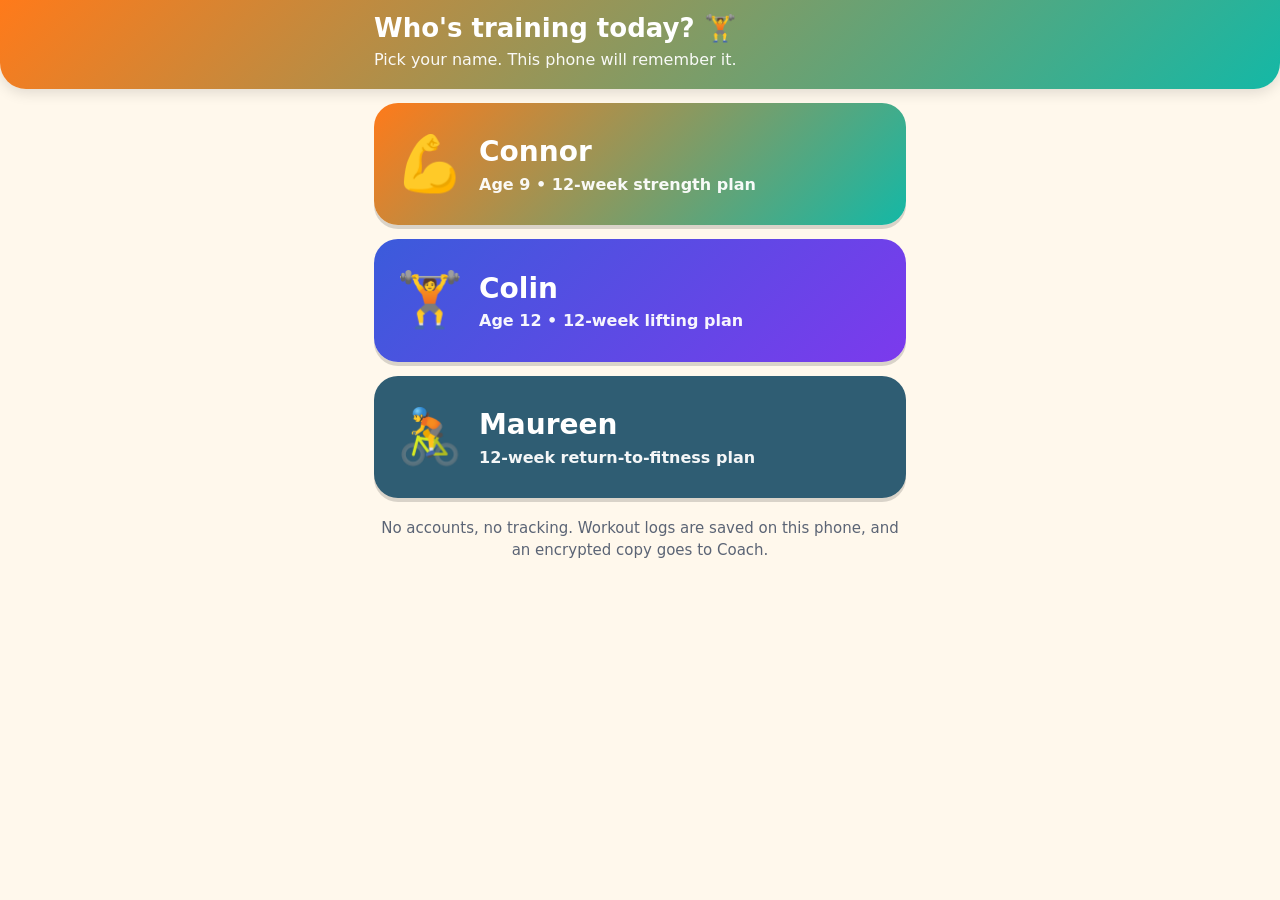
<file: index.html>
<!doctype html><html lang='en'><head><meta charset='utf-8'><meta name='robots' content='noindex, nofollow'>
<meta name='viewport' content='width=device-width,initial-scale=1'><meta name='theme-color' content='#ff7a1a'>
<title>Strength Tracker - pick your name</title><link rel='icon' href='icons/connor-192.png'><link rel='stylesheet' href='app.css?v=b84c769c'>
<script>(function(){try{var k=localStorage.getItem('kidStrength:lastKid');if(k&&/^(connor|colin|maureen)$/.test(k)&&location.search.indexOf('pick')<0)location.replace(k+'/');}catch(e){}})();</script>
</head><body><header class='top'><div class='wrap'><h1>Who's training today? 🏋️</h1><div class='sub'>Pick your name. This phone will remember it.</div></div></header>
<main class='wrap'><div class='kidpick'>
<a class='k-connor' href='connor/'><span>💪</span><div>Connor<small>Age 9 • 12-week strength plan</small></div></a>
<a class='k-colin' href='colin/'><span>🏋️</span><div>Colin<small>Age 12 • 12-week lifting plan</small></div></a>
<a class='k-maureen' href='maureen/' style='background:#2f5d73'><span>🚴</span><div>Maureen<small>12-week return-to-fitness plan</small></div></a>
</div><p class='muted small' style='text-align:center;margin-top:20px'>No accounts, no tracking. Workout logs are saved on this phone, and an encrypted copy goes to Coach.</p></main>
<script>if('serviceWorker' in navigator&&/^https?:$/.test(location.protocol))navigator.serviceWorker.register('sw.js',{scope:'./'}).catch(function(){});</script>
</body></html>
</file>
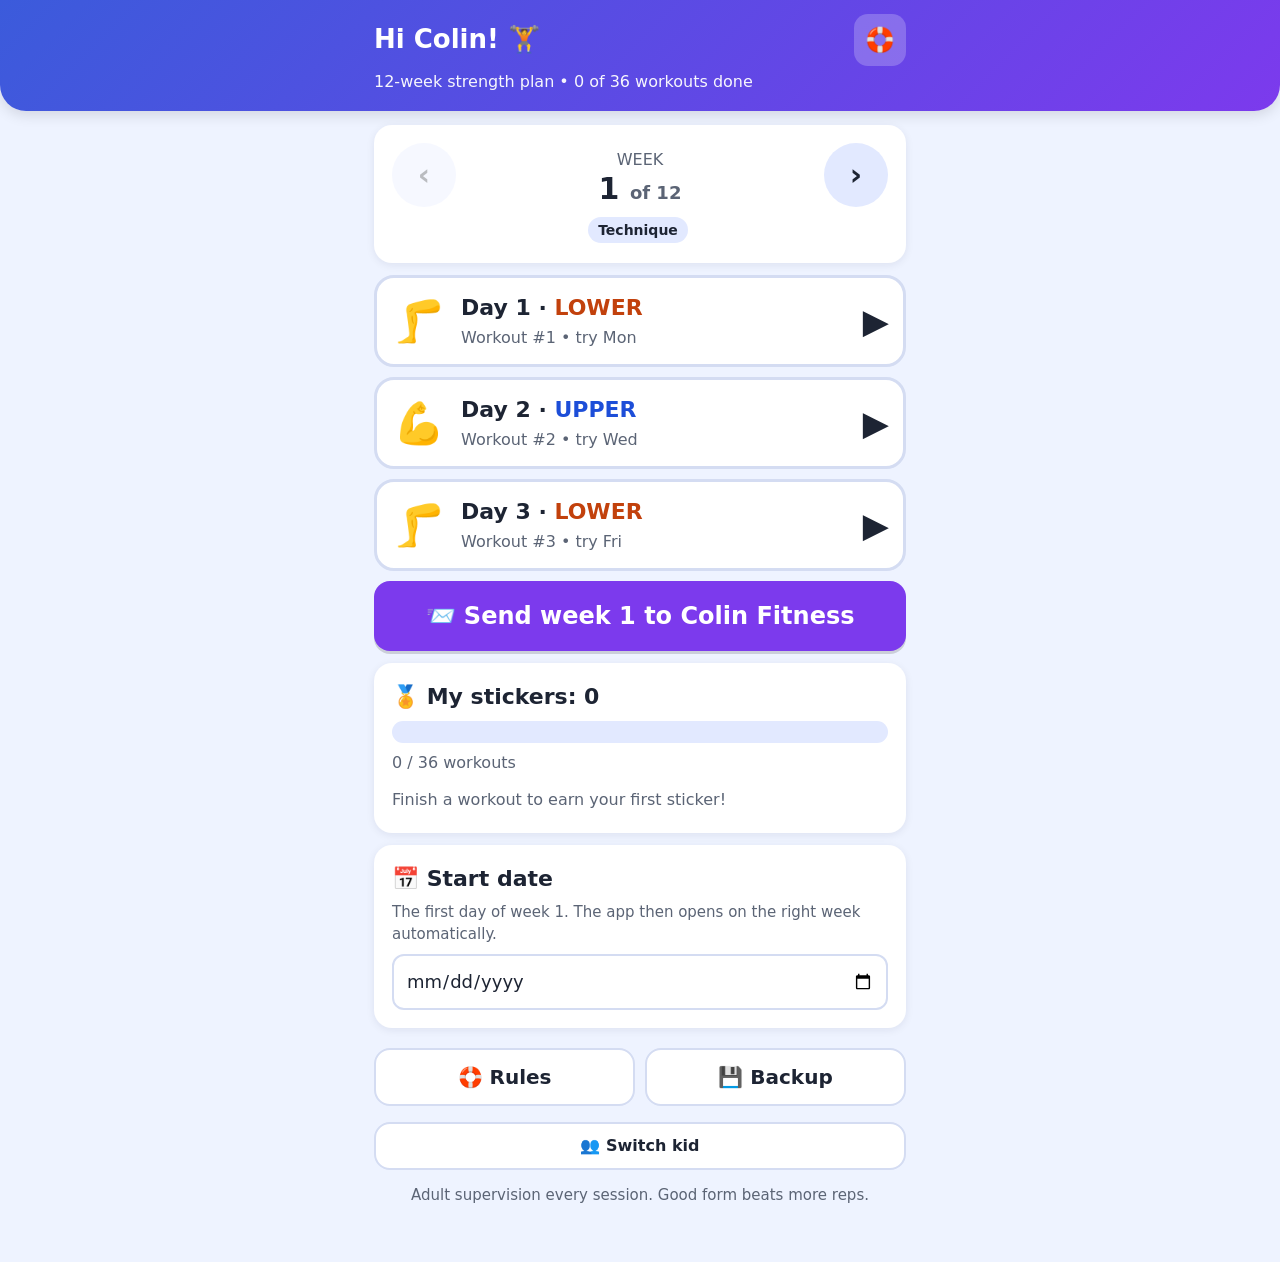
<file: colin/index.html>
<!doctype html><html lang='en'><head><meta charset='utf-8'><meta name='robots' content='noindex, nofollow'><meta name='viewport' content='width=device-width,initial-scale=1,viewport-fit=cover'><meta name='theme-color' content='#3b5bdb'><meta name='apple-mobile-web-app-capable' content='yes'><meta name='mobile-web-app-capable' content='yes'><meta name='apple-mobile-web-app-title' content='Colin Lift'><title>Colin's Strength Tracker</title><link rel='manifest' href='manifest.webmanifest'><link rel='icon' href='../icons/colin-192.png'><link rel='apple-touch-icon' href='../icons/colin-180.png'><link rel='stylesheet' href='../app.css?v=b84c769c'></head><body><div id='app'></div><div id='toast' class='toast' role='status'></div><noscript>Please turn on JavaScript.</noscript><script>window.KID='colin';</script><script src='../data/plans.js?v=b84c769c'></script><script src='../sync.js?v=9cbf4ba5'></script><script src='../app.js?v=b84c769c'></script></body></html>
</file>
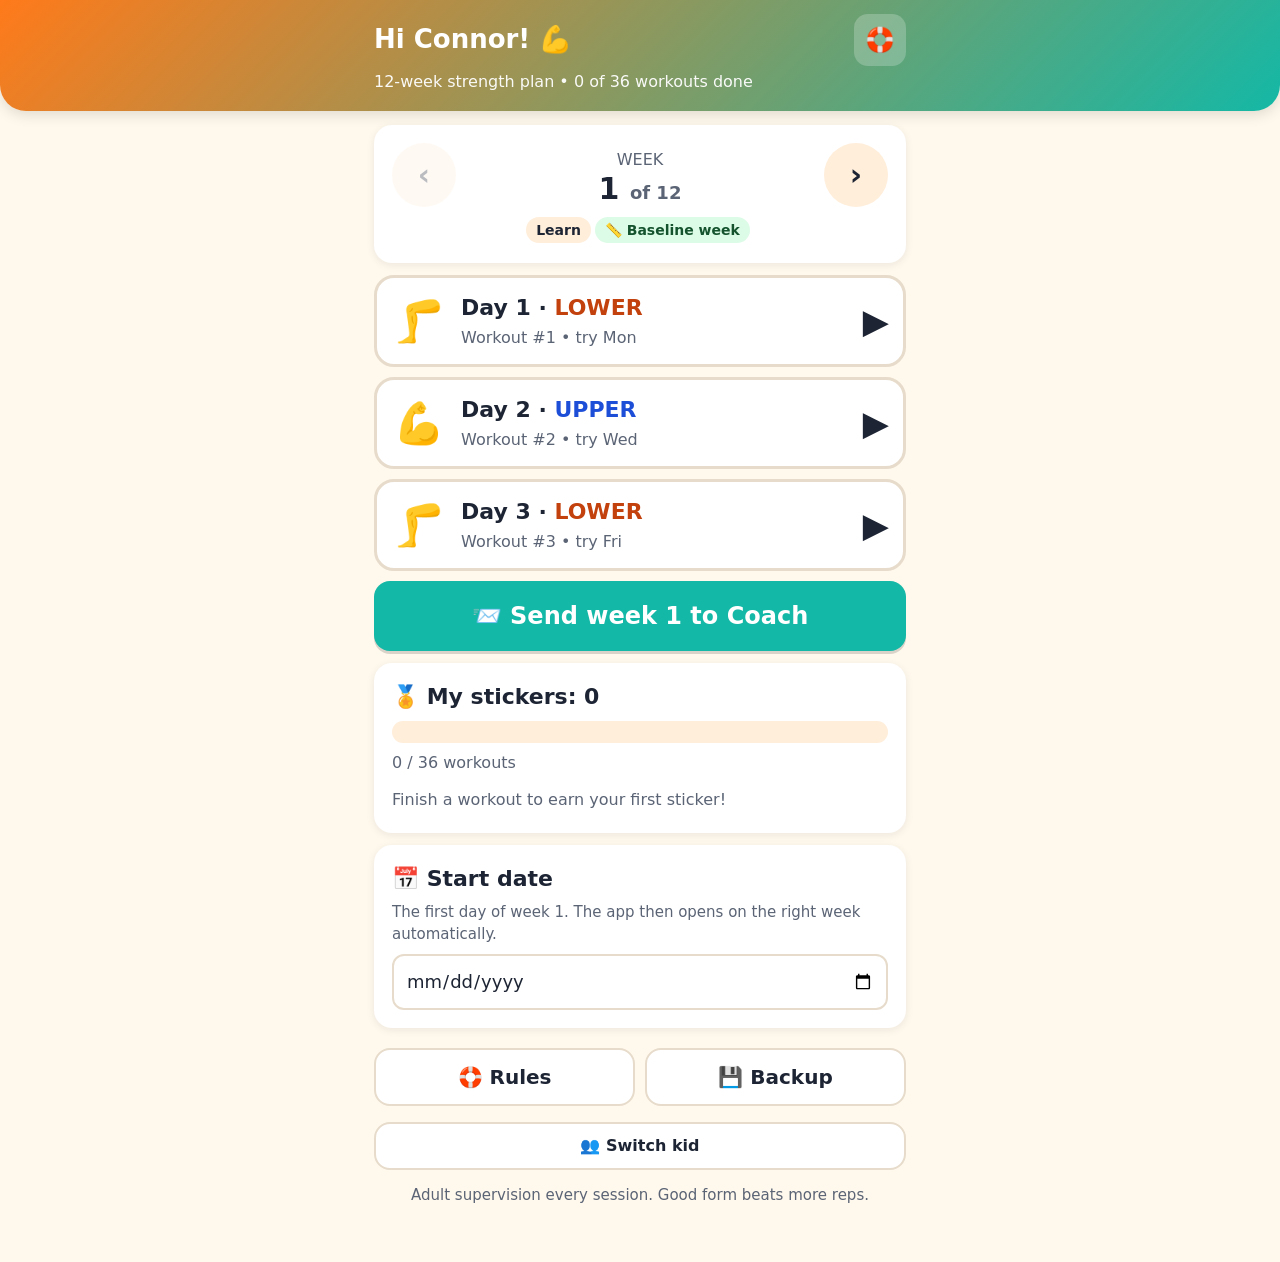
<file: connor/index.html>
<!doctype html><html lang='en'><head><meta charset='utf-8'><meta name='robots' content='noindex, nofollow'><meta name='viewport' content='width=device-width,initial-scale=1,viewport-fit=cover'><meta name='theme-color' content='#ff7a1a'><meta name='apple-mobile-web-app-capable' content='yes'><meta name='mobile-web-app-capable' content='yes'><meta name='apple-mobile-web-app-title' content='Connor Lift'><title>Connor's Strength Tracker</title><link rel='manifest' href='manifest.webmanifest'><link rel='icon' href='../icons/connor-192.png'><link rel='apple-touch-icon' href='../icons/connor-180.png'><link rel='stylesheet' href='../app.css?v=b84c769c'></head><body><div id='app'></div><div id='toast' class='toast' role='status'></div><noscript>Please turn on JavaScript.</noscript><script>window.KID='connor';</script><script src='../data/plans.js?v=b84c769c'></script><script src='../sync.js?v=9cbf4ba5'></script><script src='../app.js?v=b84c769c'></script></body></html>
</file>
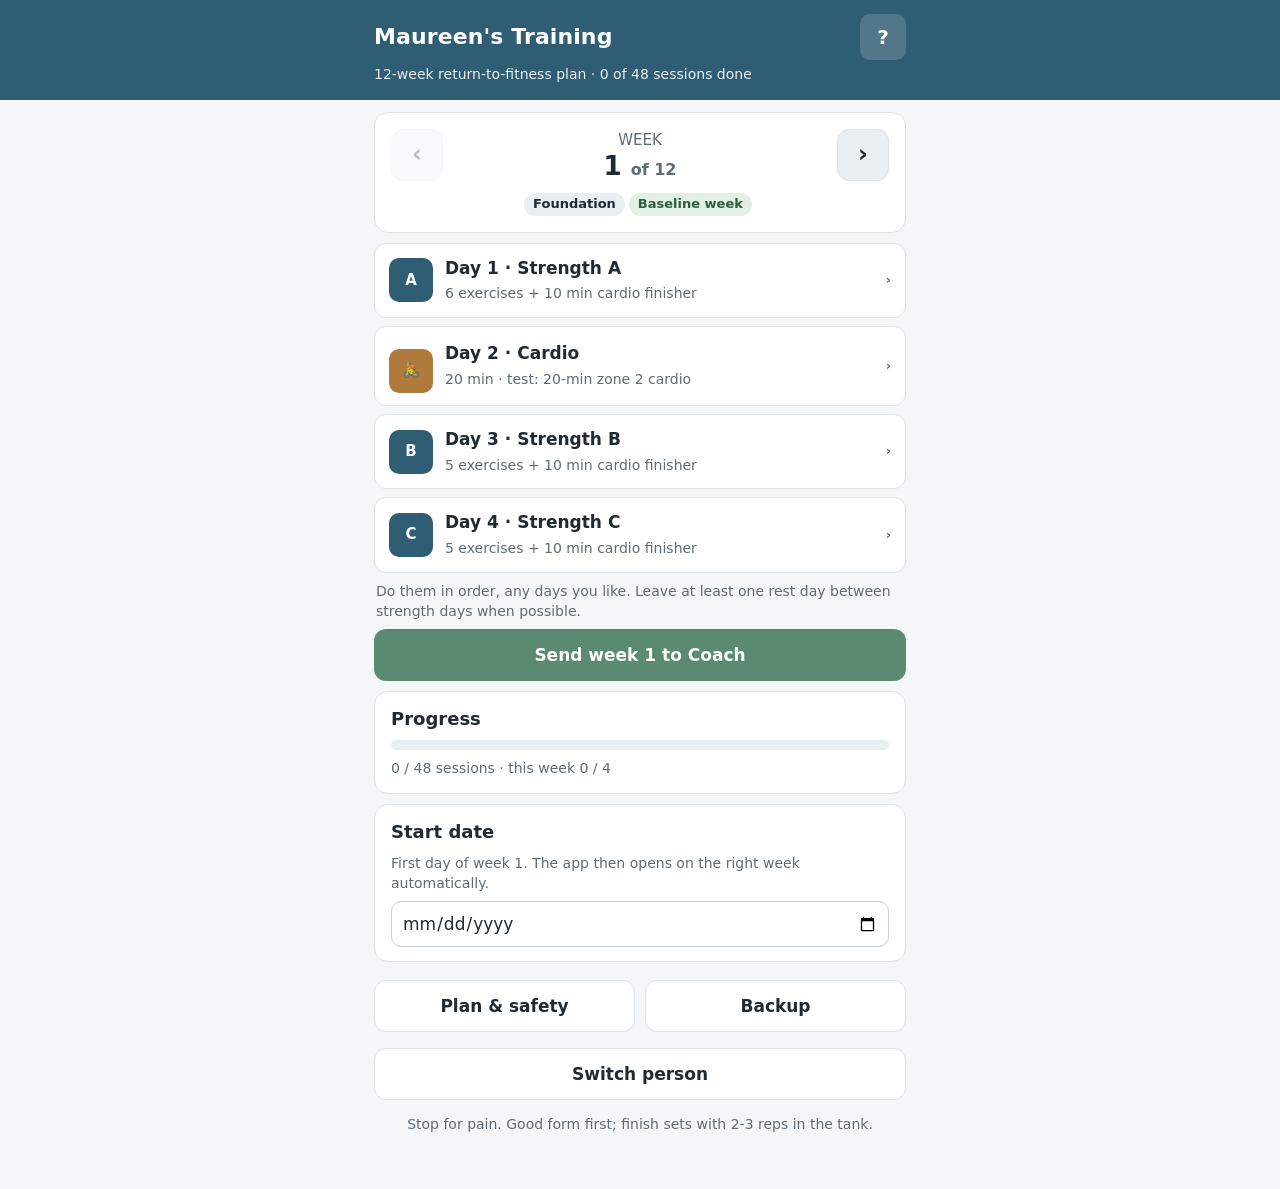
<file: maureen/index.html>
<!doctype html><html lang='en'><head><meta charset='utf-8'><meta name='robots' content='noindex, nofollow'><meta name='viewport' content='width=device-width,initial-scale=1,viewport-fit=cover'><meta name='theme-color' content='#2f5d73'><meta name='apple-mobile-web-app-capable' content='yes'><meta name='mobile-web-app-capable' content='yes'><meta name='apple-mobile-web-app-title' content='Maureen Fit'><title>Maureen's Training Tracker</title><link rel='manifest' href='manifest.webmanifest'><link rel='icon' href='../icons/maureen-192.png'><link rel='apple-touch-icon' href='../icons/maureen-180.png'><link rel='stylesheet' href='../adult.css?v=ee8bbd37'></head><body><div id='app'></div><div id='toast' class='toast' role='status'></div><noscript>Please turn on JavaScript.</noscript><script>window.PERSON='maureen';</script><script src='../data/maureen.js?v=ee8bbd37'></script><script src='../sync.js?v=9cbf4ba5'></script><script src='../adult.js?v=ee8bbd37'></script></body></html>
</file>
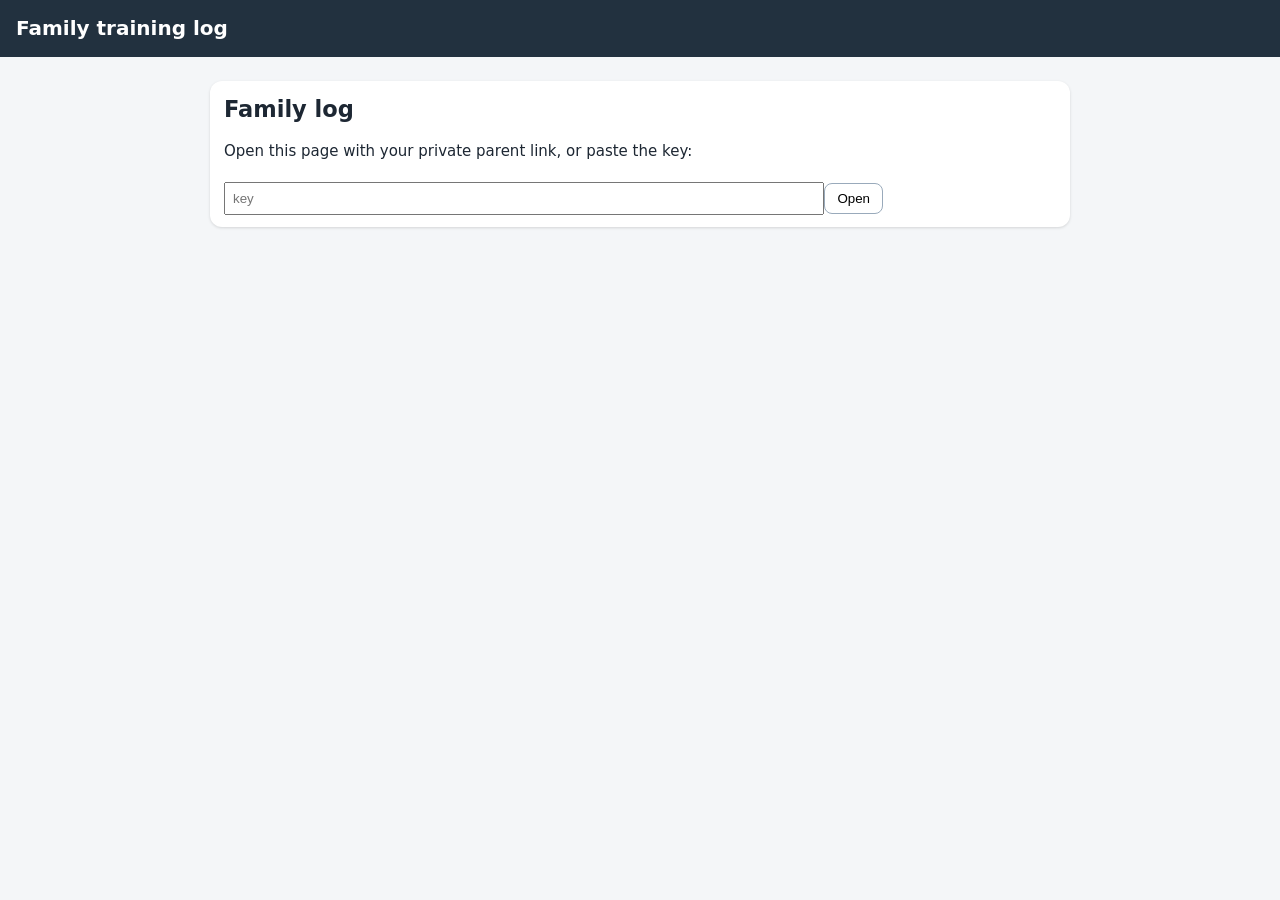
<file: parent/index.html>
<!doctype html><html lang='en'><head><meta charset='utf-8'><meta name='robots' content='noindex, nofollow'>
<meta name='referrer' content='no-referrer'><meta name='viewport' content='width=device-width,initial-scale=1'><title>Family training log</title>
<style>body{font:15px/1.45 system-ui,-apple-system,Segoe UI,Roboto,sans-serif;margin:0;background:#f4f6f8;color:#1d2733}header{background:#22313f;color:#fff;padding:14px 16px}
header h1{margin:0;font-size:20px}#app{max-width:860px;margin:0 auto;padding:12px}.person{background:#fff;border-radius:12px;padding:12px 14px;margin:12px 0;box-shadow:0 1px 3px #0002}
.person h2{margin:0 0 6px}.person h2 small{font-size:13px;font-weight:400;color:#667}details{border-top:1px solid #e3e7eb;padding:6px 0}summary{cursor:pointer;font-weight:600}
.sess{margin:8px 0 8px 10px}.hd{font-weight:600}.sess ul{margin:4px 0 4px 18px;padding:0}.notes{color:#445;margin:4px 0 4px 10px}.muted{color:#667}.small{font-size:12px}.ok{color:#178a3a}
button{margin:6px 6px 0 0;padding:7px 12px;border-radius:8px;border:1px solid #9ab;background:#fff;cursor:pointer}input{padding:7px;width:70%}.bar{display:flex;flex-wrap:wrap;gap:6px;align-items:center}</style>
</head><body><header><h1>Family training log</h1></header><div id='app'><p>Loading…</p></div>
<script src='../data/plans.js?v=b84c769c'></script><script src='../data/maureen.js?v=ee8bbd37'></script><script src='parent.js?v=5f65f536'></script></body></html>
</file>
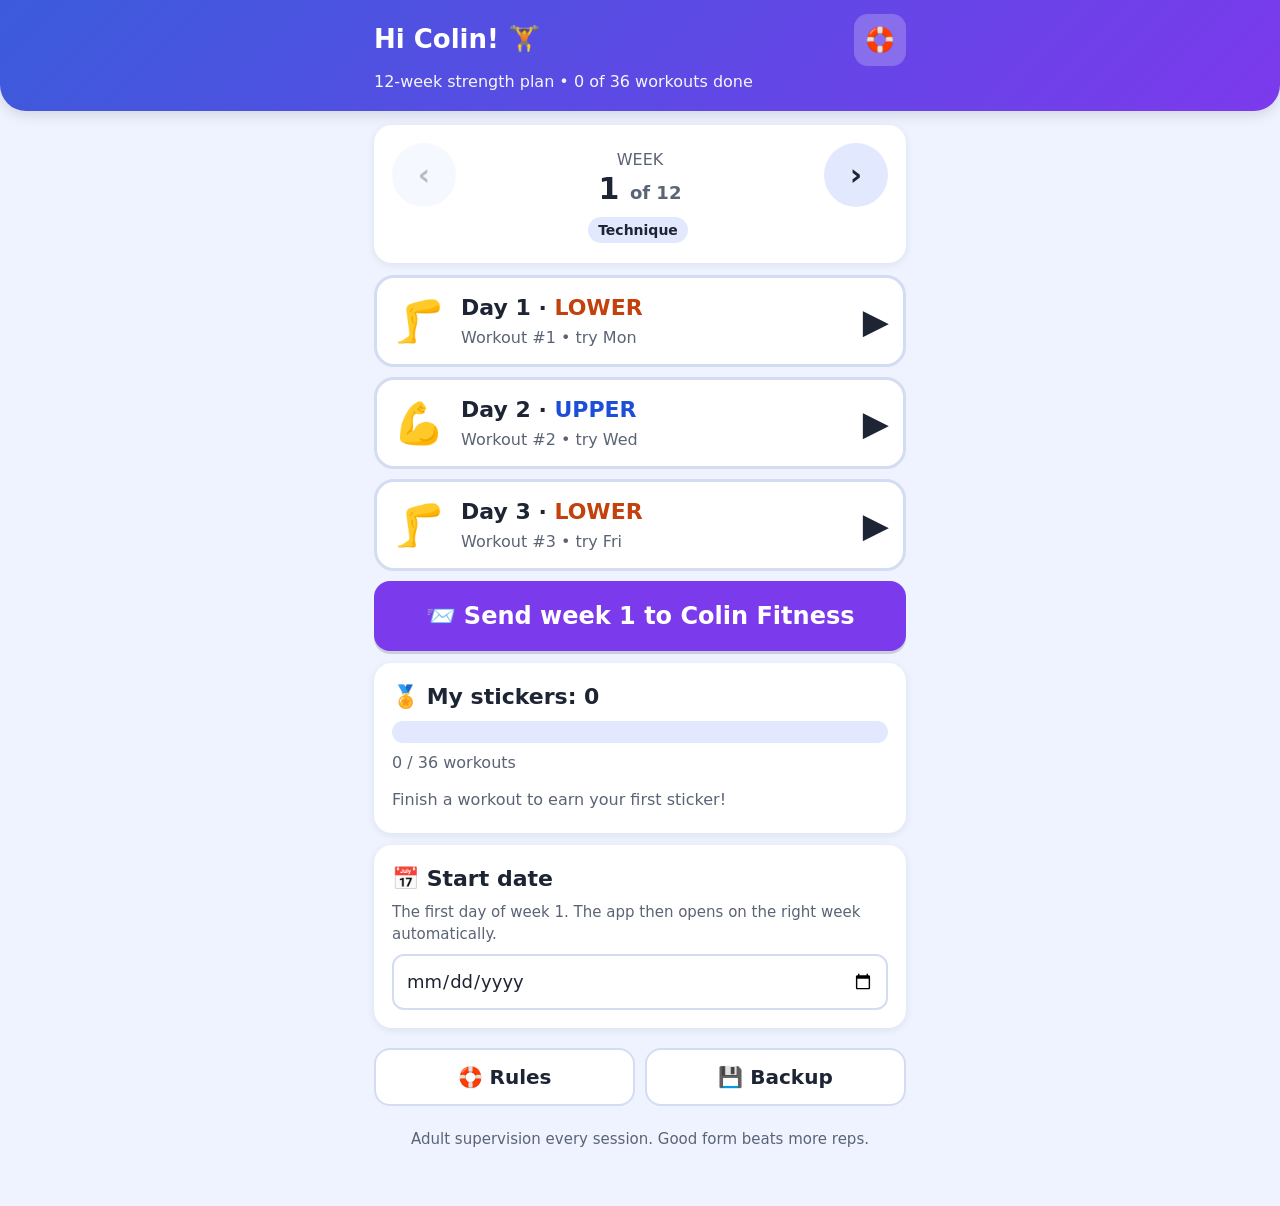
<file: colin-tracker.html>
<!doctype html><html lang='en'><head><meta charset='utf-8'><meta name='robots' content='noindex, nofollow'><meta name='viewport' content='width=device-width,initial-scale=1,viewport-fit=cover'><meta name='theme-color' content='#3b5bdb'><meta name='apple-mobile-web-app-capable' content='yes'><meta name='mobile-web-app-capable' content='yes'><meta name='apple-mobile-web-app-title' content='Colin Lift'><title>Colin's Strength Tracker</title><link rel='icon' href='[data-uri]'><link rel='apple-touch-icon' href='[data-uri]'><style>:root{--bg:#fff8ec;--card:#fff;--ink:#1d2433;--muted:#5b6475;--brand:#ff7a1a;--brand2:#14b8a6;--brand-ink:#fff;--ok:#16a34a;--warn:#f59e0b;--hard:#ef4444;--line:#e7dccb;--soft:#ffeeda;--radius:18px}
body.theme-colin{--bg:#eef3ff;--brand:#3b5bdb;--brand2:#7c3aed;--soft:#e2e9ff;--line:#d4dcf2}
*{box-sizing:border-box}
html{-webkit-text-size-adjust:100%}
body{margin:0;background:var(--bg);color:var(--ink);font:18px/1.45 system-ui,-apple-system,"Segoe UI",Roboto,"Comic Sans MS",sans-serif;padding-bottom:40px}
button,input,textarea,select{font:inherit;color:inherit}
button{cursor:pointer;touch-action:manipulation}
a{color:var(--brand)}
.wrap{max-width:560px;margin:0 auto;padding:0 14px}
header.top{background:linear-gradient(135deg,var(--brand),var(--brand2));color:#fff;padding:14px 0 18px;border-radius:0 0 26px 26px;box-shadow:0 4px 14px rgba(0,0,0,.12);margin-bottom:14px}
header.top .row{display:flex;align-items:center;gap:10px}
header.top h1{font-size:26px;margin:0;line-height:1.15;flex:1}
header.top .sub{opacity:.95;font-size:16px;margin-top:4px}
.iconbtn{background:rgba(255,255,255,.22);border:0;color:#fff;border-radius:14px;min-width:52px;height:52px;font-size:24px;display:inline-flex;align-items:center;justify-content:center;text-decoration:none}
.card{background:var(--card);border-radius:var(--radius);padding:16px;margin:12px 0;box-shadow:0 2px 8px rgba(30,30,60,.08);border:2px solid transparent}
.card h2{margin:0 0 8px;font-size:22px}
.card h3{margin:0;font-size:21px;line-height:1.2}
.muted{color:var(--muted);font-size:16px}
.small{font-size:15px}
.btn{display:flex;align-items:center;justify-content:center;gap:8px;width:100%;min-height:58px;border:0;border-radius:16px;background:var(--brand);color:var(--brand-ink);font-weight:800;font-size:20px;padding:10px 16px;margin:8px 0;text-decoration:none;box-shadow:0 3px 0 rgba(0,0,0,.15)}
.btn:active{transform:translateY(2px);box-shadow:none}
.btn.alt{background:var(--brand2)}
.btn.ghost{background:#fff;color:var(--ink);border:2px solid var(--line);box-shadow:none}
.btn.green{background:var(--ok)}
.btn.big{min-height:70px;font-size:24px}
.grid2{display:grid;grid-template-columns:1fr 1fr;gap:10px}
.weekpick{display:flex;align-items:center;gap:10px}
.weekpick .lbl{flex:1;text-align:center}
.weekpick .lbl b{display:block;font-size:30px;line-height:1.1}
.weekpick button{width:64px;height:64px;border-radius:50%;border:0;background:var(--soft);font-size:30px;font-weight:900;color:var(--ink)}
.weekpick button:disabled{opacity:.3}
.badge{display:inline-block;padding:3px 10px;border-radius:999px;font-size:14px;font-weight:800;background:var(--soft);color:var(--ink);margin:2px 4px 2px 0}
.badge.deload{background:#dbeafe;color:#1e40af}.badge.record{background:#fde68a;color:#7c2d12}.badge.base{background:#dcfce7;color:#14532d}
.sess{display:flex;align-items:center;gap:14px;width:100%;text-align:left;border:3px solid var(--line);background:#fff;border-radius:20px;padding:14px;margin:10px 0;min-height:88px}
.sess .emo{font-size:40px;width:56px;text-align:center}
.sess .t{flex:1}.sess .t b{font-size:22px;display:block}
.sess.done{border-color:var(--ok);background:#f0fdf4}
.sess .stk{font-size:34px}
.type-Lower{color:#c2410c}.type-Upper{color:#1d4ed8}
.bar{height:22px;background:var(--soft);border-radius:999px;overflow:hidden;margin:8px 0}
.bar>i{display:block;height:100%;background:linear-gradient(90deg,var(--brand),var(--brand2));border-radius:999px;transition:width .4s}
.stickers{font-size:30px;line-height:1.3;word-break:break-all;min-height:40px}
.check{display:flex;align-items:flex-start;gap:12px;padding:10px 4px;border-bottom:1px dashed var(--line)}
.check:last-child{border-bottom:0}
.check input{width:32px;height:32px;flex:none;accent-color:var(--ok);margin:0}
.ex{border-color:var(--line)}
.ex.isdone{border-color:var(--ok);background:#f6fff8}
.ex .head{display:flex;gap:10px;align-items:flex-start}
.ex .head .num{flex:none;width:40px;height:40px;border-radius:50%;background:var(--brand);color:#fff;font-weight:900;display:flex;align-items:center;justify-content:center;font-size:20px}
.target{font-size:28px;font-weight:900;margin:6px 0 2px;color:var(--brand)}
.target small{font-size:17px;font-weight:700;color:var(--ink)}
.howto{margin-top:8px}
.howto summary{list-style:none;font-weight:800;padding:12px 14px;background:var(--soft);border-radius:14px;min-height:50px;display:flex;align-items:center}
.howto summary::-webkit-details-marker{display:none}
.howto summary::before{content:"▶";margin-right:10px;transition:transform .2s;display:inline-block}
.howto[open] summary::before{transform:rotate(90deg)}
.howto .body{padding:10px 6px 2px;font-size:17px}
.sets{display:grid;grid-template-columns:repeat(auto-fit,minmax(92px,1fr));gap:10px;margin-top:12px}
.set{background:var(--soft);border-radius:14px;padding:8px;text-align:center}
.set label{display:block;font-size:14px;font-weight:800;color:var(--muted)}
.set input{width:100%;height:56px;font-size:26px;font-weight:800;text-align:center;border:2px solid var(--line);border-radius:12px;background:#fff;padding:0 4px}
.set input.wt{height:44px;font-size:19px;margin-top:6px}
body.theme-colin .set input.wt{height:56px;font-size:24px;margin-top:0;margin-bottom:6px;border-color:#9fb3ee}
.set input:focus,textarea:focus,.txt:focus{outline:3px solid var(--brand2);border-color:transparent}
.txt,textarea{width:100%;border:2px solid var(--line);border-radius:12px;padding:12px;font-size:18px;background:#fff;min-height:52px}
textarea{min-height:90px;resize:vertical}
.donebox{display:flex;align-items:center;gap:12px;margin-top:12px;padding:12px;border-radius:14px;background:#f1f5f9;font-weight:900;font-size:20px;min-height:60px}
.donebox input{width:36px;height:36px;accent-color:var(--ok);margin:0}
.challenge{border-color:#fbbf24;background:#fffbeb}
.feel{display:grid;grid-template-columns:repeat(3,1fr);gap:10px}
.feel button{min-height:72px;border-radius:16px;border:3px solid var(--line);background:#fff;font-size:20px;font-weight:900}
.feel button span{display:block;font-size:28px}
.feel button.on[data-v=EASY]{background:#dcfce7;border-color:var(--ok)}
.feel button.on[data-v=OK]{background:#fef3c7;border-color:var(--warn)}
.feel button.on[data-v=HARD]{background:#fee2e2;border-color:var(--hard)}
pre.summary{white-space:pre-wrap;word-break:break-word;background:#0f172a;color:#e2e8f0;padding:14px;border-radius:14px;font-size:14px;line-height:1.4;max-height:50vh;overflow:auto}
.toast{position:fixed;left:50%;bottom:24px;transform:translateX(-50%);background:#111827;color:#fff;padding:12px 18px;border-radius:999px;font-weight:700;z-index:50;opacity:0;transition:opacity .25s;pointer-events:none}
.toast.show{opacity:1}
.modal{position:fixed;inset:0;background:rgba(0,0,0,.45);display:flex;align-items:center;justify-content:center;z-index:40;padding:20px}
.modal .box{background:#fff;border-radius:26px;padding:26px 20px;text-align:center;max-width:360px;width:100%;animation:pop .45s cubic-bezier(.2,1.6,.4,1)}
.modal .big{font-size:110px;line-height:1.1}
@keyframes pop{from{transform:scale(.4);opacity:0}to{transform:scale(1);opacity:1}}
canvas#confetti{position:fixed;inset:0;pointer-events:none;z-index:45}
.rules details{background:#fff;border-radius:16px;margin:10px 0;box-shadow:0 2px 8px rgba(30,30,60,.08)}
.rules summary{font-weight:900;font-size:20px;padding:16px;min-height:58px;cursor:pointer}
.rules .item{padding:0 16px 12px}
.rules .item b{display:block}
.rules details.safety{border:3px solid var(--hard)}
.saved{font-size:14px;color:var(--ok);font-weight:800;text-align:center;min-height:20px}
.kidpick{display:grid;gap:14px}
.kidpick a{display:flex;align-items:center;gap:16px;padding:22px;border-radius:24px;color:#fff;text-decoration:none;font-size:28px;font-weight:900;box-shadow:0 4px 0 rgba(0,0,0,.15)}
.kidpick a span{font-size:54px}
.kidpick a small{display:block;font-size:16px;font-weight:600;opacity:.95}
.k-connor{background:linear-gradient(135deg,#ff7a1a,#14b8a6)}.k-colin{background:linear-gradient(135deg,#3b5bdb,#7c3aed)}
.row{display:flex;gap:10px;align-items:center}
.hidden{display:none!important}
.sessnote{background:var(--soft);border-radius:12px;padding:8px 12px;font-weight:700;margin-top:8px}
</style></head><body><div id='app'></div><div id='toast' class='toast' role='status'></div><script>window.KID='colin';window.SINGLE_FILE=true;window.PLANS={"colin":{"kid":"colin","name":"Colin","age":12,"theme":"colin","weightsFirst":true,"coachEmail":"justin.dodd@mail.grokbot.com","coachName":"Colin Fitness","title":"12-Week Beginner Strength Plan - Youth Lifter (age 12)","intro":"Upper/Lower split, 3 sessions/week, ~40 minutes. All target weights are suggested starting points - adjust to what the athlete can move with slow, controlled, good-form reps.","targetHeader":"Target Weight (lb) - suggested, adjust","warmup":[{"label":"1. Get warm (2 min)","text":"Easy jumping jacks, jog in place, or jump rope."},{"label":"2. Mobility (2 min)","text":"10 bodyweight squats, 10 arm circles each way, 10 hip hinges (hands on hips, push hips back), 5 inchworms or cat-cows, 1 set of 10-12 glute bridges."},{"label":"LOWER day extra","text":"Add 1 light set of 8 goblet squats holding one Bowflex dumbbell set to 10 lb at the chest (warm-up only, not a working set)."},{"label":"3. Practice sets (1 min)","text":"Before the first squat and first press: 1 light practice set of 5 with just the bar (or a broomstick/PVC) focusing on form."}],"cooldown":[],"sections":[{"title":"GOALS","items":[{"label":"Primary goal","text":"Learn safe, consistent technique on the basic movements (squat, press, row, pull, hinge, core) and build a habit of training."},{"label":"Secondary goal","text":"Gradual strength gains using small, controlled weight jumps. Rep quality always beats weight on the bar."},{"label":"Starting numbers","text":"Bench 30 x ~8 (empty 30 lb bar) | Curl ~10 x ~6 | Week 1 Day 1 (Oct 26): squat 30x12, 45x15, 50x10 | RDL 30x8x3 | calf raises 30x15x2. | Week 1 Day 2 Upper (Oct 28): bench 30x8, 30x8, 30x10 | row 10x10, 15x10, 15x10 | pulldown 15x10, 20x10, 25x6 | landmine (two hands) 45x8, 45x10 | floor push-ups 16, 12 | curls 10x10 x2 | pushdowns 5x12, 7.5x12 | dead bug 10, 10. | Week 1 Day 3 Lower (Oct 31): squat 45x8, 45x8, 55x8 | RDL 35x8 x3 | leg ext 15x12, 20x12 | calf raises 30x20, 35x20 | plank 28, 30, 45 sec."},{"label":"TARGETS RAISED (Oct 26)","text":"After Week 1 Day 1, targets were raised from Week 1 Day 3 on: squat 45 lb (empty Olympic bar), RDL 35 lb, calf raises 30 lb. Bench unchanged."},{"label":"TARGETS RAISED (Oct 28, Upper)","text":"After Week 1 Upper (Oct 28): bench 35 from Week 2 (30 lb bar + 2.5/side), row 15, pulldown 20, curls 10 each, pushdowns 7.5, push-ups on the floor (goal 2x20)."},{"label":"TARGETS RAISED (Oct 31, Lower)","text":"After Week 1 Day 3 Lower (Oct 31): RDL 40 lb from Week 2 (30 lb bar + 5/side), calf raises 32.5 lb, leg extensions 15 lb (build to 2x15), plank 25 sec. Squat stays at 45 lb (empty Olympic bar) until all 3 sets hit 10."},{"label":"TARGETS (Nov 4, Upper)","text":"After Week 2 Day 1 Upper (Nov 4): row 17.5 lb and pulldown 22.5 lb (one 2.5 lb step each) for Week 2 Day 3 and Week 3. Bench stays 35 (30 lb bar + 2.5/side) - the log said 38, which can't be built, so confirm what was on the bar. Landmine stays bar only (try one arm), curls 10, pushdowns 7.5, dead bug 2x8/side slower, floor push-ups goal 2x20. Set every weight BEFORE the session - same weight for all sets."},{"label":"TARGETS RAISED (Nov 6, Lower)","text":"After Week 2 Day 2 Lower (Nov 6, felt EASY): one smallest step each from Week 3 - squat 50 (Olympic bar + 2.5/side), RDL 45 (30 lb bar + 5 + 2.5/side), leg extensions 17.5, calf raises 35, plank 30 sec. Later weeks adjusted so nothing goes backward (RDL 45 in weeks 5-6, calf 35-37.5, plank 30 sec in week 5). Set every weight BEFORE the session."},{"label":"TARGETS RAISED (Nov 8, Upper)","text":"After Week 2 Day 3 Upper (Nov 8, felt OK), one smallest step each for Week 3 Upper: bench 40 (30 lb bar + 5/side) 3x8-10, low cable row 20, lat pulldown 25 (Week 5 pulldown also 25 so it doesn't go backward). Kept: landmine bar only - next step is ONE arm, 2x8/arm; curls 10 each; pushdowns 7.5 until 2x15; dead bug 2x8/side slow; floor push-ups goal 2x22+ (he hit 2x20). Nov 4's logged 38 lb bench is still unconfirmed."},{"label":"TARGETS RAISED (Nov 11, Lower)","text":"After Week 3 Day 1 Lower (Nov 11, felt OK), one smallest step each for Week 3 Day 3: squat 55 (Olympic bar + 5/side), RDL 50 (30 lb bar + 10/side), leg extensions 20, calf raises 37.5 (one step from 35 - set 1 was 30 and set 2 jumped to 45), plank 35 sec. Week 4 deload scaled from these (2 sets, a step lighter). Later weeks raised so nothing goes backward."},{"label":"TARGETS (Nov 13, Upper)","text":"After Week 3 Day 2 Upper (Nov 13, felt OK): bench KEEP 40 (30 lb bar + 5/side) 3x8-10 - only set 3 hit 10. Row KEEP 20 (set 3 logged as 1 rep, probably a typo - confirm). RAISED one step for Week 5: lat pulldown 27.5, curls 12.5 each, pushdowns 10. Landmine: bar only, no plates, ONE arm 2x8/arm. Push-ups goal 2x22. Dead bug 2x8/side slow. Week 4 Upper deload (2 sets, a step lighter): bench 35 (30 lb bar + 2.5/side) 2x8, row 17.5, pulldown 25, landmine bar only one arm 2x6/arm, curls 10, pushdowns 7.5. Later weeks don't go backward."},{"label":"TARGETS RAISED (Nov 15, Lower)","text":"After Week 3 Day 3 Lower (Nov 15, felt EASY), one smallest step each for Week 5 Lower: squat 60 (Olympic bar + 5 + 2.5/side), leg extensions 22.5, calf raises 42.5 (one step from the 40 he used on both sets), plank 40 sec. RDL KEEP 50 (30 lb bar + 10/side) - set 3 was logged as 20, which can't be built (probably 50); confirm, and if it was 50x10 Week 5 goes to 55. Row set 3 from Nov 13 was corrected in the log to 10, so Week 5-6 row is 22.5. Week 4 deload unchanged (squat 50, RDL 45, leg ext 17.5, calf 32.5, plank 2x25 sec). Later weeks don't go backward."},{"label":"PLAN CHANGE (Nov 15)","text":"Justin: no deload in Week 4. Week 4 uses the working weights: Upper bench 40 (30 lb bar + 5/side) 3x8-10, row 22.5, pulldown 27.5, landmine bar only one arm 2x8/arm, push-ups 2xAMRAP goal 22+, curls 12.5 each, pushdowns 10, dead bug 2x8-10/side; Lower squat 60 (Olympic bar + 5 + 2.5/side) 3x8-10, RDL 50 (30 lb bar + 10/side) 3x8-10, leg extensions 22.5 2x12-15, calf raises 42.5 2x15-20, plank 3x40 sec. Weeks 5-11 repeat a weight, then plan one small step (only if every set hit the top last time). Week 8 deload = Week 4 loads, 2 sets. Week 12 light = Week 4 loads."},{"label":"TARGETS RAISED (Nov 18, Upper)","text":"After Week 4 Day 1 Upper (Nov 18, felt OK), one smallest step each from Week 4 Day 3: bench 45 (30 lb bar + 5 + 2.5/side) 3x6-8, row 27.5 (25 was proven - same weight every set), pulldown 30, curls 15 each (logged 12.5x20 and 10x24 - confirm; same weight both sets, stop at 12). Kept: landmine bar only, ONE arm, no plates (3rd time two hands + plates); push-ups goal 2x22; pushdowns 10; dead bug 2x8-10/side slower. Weeks 5-12 Upper rebuilt one step at a time from these; Week 8 deload and Week 12 light never below the proven weights."},{"label":"TARGETS RAISED (Nov 20, Lower)","text":"After Week 4 Day 2 Lower (Nov 20, felt EASY), one smallest step each for Week 5 Lower: squat 65 (45 lb bar + 10/side; 60 was the weight proven on every set - sets 2-3 were raised mid-workout to 65), RDL 55 (30 lb bar + 10 + 2.5/side), leg extensions 25, calf raises 47.5 (45 proven both sets), plank 3x45 sec. Later Lower weeks one step at a time; Week 8 deload and Week 12 light never below proven weights. Calf raises cap at 52.5 (Bowflex max) from Week 9."},{"label":"TARGETS RAISED (Nov 22, Upper)","text":"After Week 4 Day 3 Upper (Nov 22, felt OK), one smallest step each for Week 5 Upper: bench 50 (30 lb bar + 10/side) 3x6-8, row 30, pulldown 32.5, curls 12.5 each (he used 10, not 15 - one step past the proven 10), push-ups goal 2x24. Kept: landmine bar only, ONE arm, no plates; pushdowns 10 (set 2 logged as 127 - typo); dead bug 2x8-10/side. Weeks 6-12 Upper one step at a time; Week 8 deload and Week 12 light never below proven weights."},{"label":"TARGETS (Nov 25, Lower)","text":"After Week 5 Day 1 Lower (Nov 25, felt EASY), one smallest step each for Week 5 Day 3: squat 70 (45 lb bar + 10 + 2.5/side), RDL 60 (30 lb bar + 10 + 5/side), leg extensions 27.5, calf raises 52.5 (Bowflex max; 50 proven both sets), plank 3x50 sec. Week 8 deload and Week 12 calf raises 50 (proven)."},{"label":"TARGETS (Nov 27, Upper)","text":"After Week 5 Day 2 Upper (Nov 27, felt OK): bench - stayed at 45 for 3x8 (same weight) -> try 50 (30 lb bar + 10/side) 3x6-8 in Week 6 (45 is fine if 50 is too heavy on set 1); row 32.5; pulldown back to 30 (32.5x6, then 30x10 x2) at 3x10-12 before retrying 32.5 in Week 7; curls keep 12.5; pushdowns keep 10; landmine bar only one arm; push-ups goal 2x24; dead bug 2x8-10/side. Weeks 7-12 Upper one step at a time; Week 8 deload and Week 12 light never below proven weights."},{"label":"Phases","text":"Weeks 1-4: TECHNIQUE (learn the movements; Week 4 deload removed Nov 15 - Week 4 uses the working weights)\nWeeks 5-8: BUILD (small weight increases; deload in week 8)\nWeeks 9-12: STRENGTH (slightly lower reps, slightly heavier; week 12 is a light 'show what you've learned' week with rep-PR tests - NO one-rep max tests)."}]},{"title":"SCHEDULE","items":[{"label":"Days","text":"3 sessions per week (e.g., Mon / Wed / Fri, or fit around practices). Upper and Lower days can be done back to back (e.g., around practices). Try not to do two of the same day in a row, and aim for at least one rest day each week; skip or go light on Lower day right before a game if legs are tired."},{"label":"Lower / Upper rotation","text":"Alternate Lower and Upper days. Odd weeks (1,3,5,7,9,11): Lower, Upper, Lower. Even weeks (2,4,6,8,10,12): Upper, Lower, Upper. Each day type is done 18 times over the 12 weeks."},{"label":"LOWER day","text":"Warm-up incl. 10-12 glute bridges + 1 light set of 8 goblet squats (Bowflex 10 lb) | Squat (45 lb Olympic bar) 3x8-10 | Romanian deadlift (30 lb bar + plates) 3x8 | Leg extensions (light) 2x12-15 | Calf raises (32.5 lb held from Week 2) 2x15-20 | Plank 3x20-30 sec."},{"label":"UPPER day","text":"Bench press (30 lb bar + plates, 35 lb from Week 2) 3x6-10 WITH SPOTTER | Low cable row (light) 3x10 | Lat pulldown (light) 3x10 | Landmine press (45 lb Olympic bar in landmine) 2x8 per arm | Push-ups (floor) 2 x as many clean reps as possible (goal 2x20) | Dumbbell curls (Bowflex) 2x10-12 | Triceps pushdowns (lat pulldown cable, light) 2x12 | Dead bug 2x8/side."},{"label":"Session length","text":"About 40 minutes: 5-min warm-up + ~30 min lifting + a few minutes to cool down / stretch. Rest 60-90 sec between sets (up to 2 min on squat and bench)."}]},{"title":"5-MINUTE WARM-UP (every session)","items":[{"label":"1. Get warm (2 min)","text":"Easy jumping jacks, jog in place, or jump rope."},{"label":"2. Mobility (2 min)","text":"10 bodyweight squats, 10 arm circles each way, 10 hip hinges (hands on hips, push hips back), 5 inchworms or cat-cows, 1 set of 10-12 glute bridges."},{"label":"LOWER day extra","text":"Add 1 light set of 8 goblet squats holding one Bowflex dumbbell set to 10 lb at the chest (warm-up only, not a working set)."},{"label":"3. Practice sets (1 min)","text":"Before the first squat and first press: 1 light practice set of 5 with just the bar (or a broomstick/PVC) focusing on form."}]},{"title":"PROGRESSION RULES (double progression)","items":[{"label":"How it works","text":"Each exercise has a rep RANGE (e.g., 3x8-10). Keep the same weight until the athlete hits the TOP of the range on ALL sets with good form. Then add the smallest increment next session and work back up the range."},{"label":"Barbell increments","text":"Add 5 lb total (a 2.5 lb plate per side). If a jump feels too big, stay at the weight longer and add reps."},{"label":"Dumbbell increments","text":"Bowflex SelectTech dumbbells adjust in 2.5 lb steps - add 2.5 lb at a time on curls; calf raises go up 2.5-5 lb at a time from 30 lb."},{"label":"Machine increments","text":"Add the smallest plate (2.5 lb) on the pulldown/row/leg extension."},{"label":"Bench press start","text":"Started on the empty 30 lb bar. After Week 1 (Oct 28: 30x8, 8, 10) he moved to 35 lb (30 lb bar + 2.5/side) from Week 2. From there: hit top reps on all 3 sets -> +5 lb (2.5 per side) and drop back to 6-8. Loading: 35 = +2.5/side | 40 = +5 | 45 = +5+2.5 | 50 = +10."},{"label":"Target weights","text":"Target Weight numbers in the plan are SUGGESTIONS ONLY based on typical progress. If a target feels heavy or form slips, stay at the previous weight. If it feels too easy, still only add the smallest increment."},{"label":"Deload week (8)","text":"Week 4 deload removed Nov 15 (Justin). Week 8 is the one easier week: 2 sets (1 for dead bug) at the Week 4 working loads - squat 60, RDL 50, leg extensions 22.5, calf raises 42.5, plank 2x40 sec; bench 40, row 22.5, pulldown 27.5, landmine bar only one arm 2x6/arm, curls 12.5, pushdowns 10. Easy and crisp, no adding weight."},{"label":"Week 12 - rep-record week","text":"Light week. A rep-record (rep-PR) test = one set at a moderate, known weight for as many CLEAN reps as possible (stop when form starts to slow or change, never to failure). NO one-rep max tests, ever."},{"label":"Bar loading - squat","text":"Squats use the 45 lb Olympic bar (45 = empty). 50 = +2.5/side | 55 = +5 | 60 = +5+2.5 | 65 = +10 | 70 = +10+2.5."},{"label":"Bar loading - RDL","text":"RDL uses the 30 lb bar. 35 = +2.5/side | 40 = +5 | 45 = +5+2.5 | 50 = +10 | 55 = +10+2.5."}]},{"title":"SAFETY RULES","items":[{"label":"Adult supervision","text":"An adult supervises EVERY session. No lifting alone."},{"label":"Spotter on bench","text":"Always have an adult spotter for bench press. Set the power rack safeties just below the bottom of the movement for squats and bench."},{"label":"No max testing","text":"No one-rep max (1RM) tests. Progress is measured with reps at a given weight."},{"label":"Slow, controlled reps","text":"About 2-3 seconds down, controlled up. No bouncing, jerking, or swinging. Every rep should look the same."},{"label":"Stop for pain","text":"Stop immediately for sharp pain or any joint pain (knees, back, shoulders, elbows, wrists). Normal muscle burn/tiredness is OK; pain is not. If pain continues, check with a doctor."},{"label":"Form first","text":"If form breaks down, end the set. Leave 1-2 reps 'in the tank' on every set."},{"label":"Recovery","text":"Sleep 9-11 hours per night. Eat regular meals with a protein source (eggs, milk, yogurt, meat, fish, beans) at each meal, plus fruits, vegetables and water. Rest days matter."},{"label":"Environment","text":"Clear floor space, good shoes (flat, stable), collars on the bar, water available."}]},{"title":"EQUIPMENT NOTES","items":[{"label":"30 lb barbell","text":"Bench press and Romanian deadlift (see Bar loading)."},{"label":"45 lb Olympic bar","text":"Squat bar from Week 1 Day 3 (45 lb empty). Move it to the rack for Lower days and back to the landmine for Upper days."},{"label":"Bowflex SelectTech 52 adjustable dumbbells","text":"5-52.5 lb per hand in 2.5 lb steps. Used for curls (start 7.5 lb each), calf raises (from 30 lb) and the warm-up goblet squat (10 lb). DIAL RULE: always change the weight with the dumbbell sitting in its tray, and set BOTH dials to the same number before lifting it out."},{"label":"EZ curl bar","text":"15 lb. Alternative for curls once 2x12 with the 7.5 lb Bowflex dumbbells is clean (15 lb EZ bar = about the same as 7.5 lb in each hand)."},{"label":"Plates on hand","text":"2 x 45 lb, 2 x 25 lb, 8 x 10 lb, 4 x 5 lb, plus 2.5 lb plates for 5 lb barbell jumps. A 45 lb plate laid flat can serve as the step for calf raises."},{"label":"Other dumbbells","text":"9 lb plate-loading handles (backup) and fixed 25s/45s (too heavy for now) - use the Bowflex dumbbells."},{"label":"Power rack with safeties","text":"Use for squats and bench press (bench set inside the rack) with safeties set. Rack pins can also be used as an adjustable incline push-up station."},{"label":"Pull-up bar","text":"Optional: dead hangs (10-20 sec) at the end of Upper day for grip and shoulders."},{"label":"Plate-loaded lat pulldown & low cable row","text":"Start light (10 lb). Note the machine's starting resistance may be more than zero. The pulldown cable is also used for triceps pushdowns (lightest load = ___ lb)."},{"label":"Landmine","text":"Holds the 45 lb Olympic bar for landmine press. Load felt is much less than the bar's weight (only one end is lifted)."},{"label":"Flat bench","text":"Used for bench press (inside the power rack with safeties set and an adult spotter). The bench edge is also the first incline push-up position."},{"label":"Leg extension attachment","text":"On the flat bench. Load is unknown - start with the lightest setting (empty pin, or 5 lb if it is plate-loadable). WEIGH / NOTE the starting load before week 1: ______ lb. Light work only: 2x12-15, slow and controlled, add 2.5 lb only when 2x15 is easy."}]},{"title":"SUGGESTED PURCHASES","items":[{"label":"Optional: 1.25 lb fractional plates","text":"Allows 2.5 lb total jumps for the bench press later on."}]}],"guide":[{"name":"Glute bridge (warm-up)","day":"Warm-up","how":"Lie on your back, knees bent, feet flat. Squeeze your glutes and push through your heels to lift your hips until knees, hips and shoulders line up, pause, then lower slowly."},{"name":"Goblet squat (warm-up, Bowflex 10 lb)","day":"Lower","how":"Hold one Bowflex dumbbell set to 10 lb against your chest with both hands, like holding a goblet. Sit down between your heels with chest up and elbows inside the knees, then stand up."},{"name":"Squat (45 lb Olympic bar)","day":"Lower","how":"Use the 45 lb Olympic bar in the rack (add plates per the Bar loading notes). Bar rests on the upper back with safeties set. Feet about shoulder width, chest up, sit hips down and back until at least parallel, knees tracking over toes, then drive up."},{"name":"Romanian deadlift (30 lb bar + plates)","day":"Lower","how":"Use the 30 lb bar with small plates (see Bar loading). Stand tall holding the bar at the thighs with soft knees. Keep a flat back and push your hips back so the bar slides down the legs to just below the knees, then squeeze the glutes to stand up - slow and controlled."},{"name":"Leg extensions (light)","day":"Lower","how":"Sit on the bench with the pad on the front of the ankles. Slowly straighten the knees, squeeze for a second, and lower slowly - no kicking or swinging."},{"name":"Calf raises","day":"Lower","how":"Stand with the balls of your feet on the edge of a step or a 45 lb plate. Rise up onto your toes, pause, then lower your heels slowly a little below the step. Hold one dumbbell (Bowflex set to 30 lb) at your side and use the other hand for balance; add 2.5-5 lb once 2x20 is clean."},{"name":"Plank","day":"Lower","how":"Forearms on the floor, body in a straight line from head to heels. Squeeze glutes and abs and breathe; stop when the hips sag."},{"name":"Bench press (30 lb bar)","day":"Upper","how":"Lie on the bench inside the rack with safeties set and an adult spotter. Lower the bar with control to the middle of the chest, elbows slightly tucked, then press back up over the shoulders."},{"name":"Low cable row (light)","day":"Upper","how":"Sit tall with a slight knee bend. Pull the handle to your belly while squeezing your shoulder blades together, then let the arms straighten slowly."},{"name":"Lat pulldown (light)","day":"Upper","how":"Grip the bar a little wider than shoulders. Pull it down to the upper chest by driving the elbows down, without leaning back or yanking, then let it rise slowly."},{"name":"Landmine press (45 lb Olympic bar in landmine)","day":"Upper","how":"One end of the 45 lb Olympic barbell sits in the rack's landmine pivot. Hold the other end at shoulder height with one hand, stand tall with ribs down, and press up and forward until the arm is straight, then lower slowly; do all reps, then switch arms. Because the bar is anchored, the athlete only lifts part of its weight, much less than 45 lb. If one arm feels wobbly at first, hold the end of the bar with both hands at the chest and press up and out, then switch to one arm once steady."},{"name":"Push-ups (floor)","day":"Upper","how":"Regular push-ups on the floor. Hands a bit wider than shoulders, body straight like a plank. Lower your chest to the floor and push back up. Stop the set when a rep isn't clean. Goal: 2x20 clean."},{"name":"Dumbbell curls (Bowflex)","day":"Upper","how":"Set both dials to the same weight with the dumbbells in the tray, then stand tall with elbows pinned to your sides. Curl the weights up toward the shoulders and lower slowly - no swinging; the 15 lb EZ bar can be used instead once ready."},{"name":"Triceps pushdown (lat pulldown cable, light)","day":"Upper","how":"Stand facing the pulldown cable holding the bar or handle with elbows tucked at your sides. Push down until your arms are straight, then let it come back up slowly without moving the elbows."},{"name":"Dead bug","day":"Upper","how":"Lie on your back with arms reaching up and knees bent at 90 degrees. Keep the low back pressed into the floor and slowly reach the opposite arm and leg out, then return and switch sides."}],"weeks":[{"week":1,"phase":"Technique","sessions":[{"num":1,"day":"Mon","type":"Lower","exercises":[{"name":"Squat (30 lb bar, in rack)","sets":3,"reps":"8-10","target":"30 lb","cue":"DONE Oct 26 (old plan): 30x12, 45x15, 50x10 - targets raised from here.","guide":2,"weight":30},{"name":"Romanian deadlift (30 lb bar)","sets":3,"reps":"8","target":"30 lb","cue":"DONE Oct 26: 30 x 8 x 3 - targets raised from here.","guide":3,"weight":30},{"name":"Leg extensions (light)","sets":2,"reps":"12-15","target":"Lightest (empty pin / 5 lb) = ___ lb","cue":"Slow and controlled (2 sec up, 1 sec squeeze, 3 sec down), no kicking. +2.5 lb only when 2x15 is easy.","guide":4},{"name":"Calf raises","sets":2,"reps":"15-20","target":"Bodyweight (done at 30 lb x 15)","cue":"Balls of feet on a step or 45 lb plate; hold the weight (Bowflex set to the target) at one side, other hand on the rack for balance. Rise onto toes, pause 1 sec, lower slowly below level. 2x20 clean -> +2.5 lb.","guide":5},{"name":"Plank","sets":3,"reps":"20 sec","target":"Bodyweight","cue":"Straight line head to heels, squeeze glutes and abs. Stop if hips sag.","guide":6}],"challenge":null,"note":"Warm-up + glute bridges, 8 goblet squats (10 lb)","dayIndex":1},{"num":2,"day":"Wed","type":"Upper","exercises":[{"name":"Bench press (30 lb bar) - SPOTTER","sets":3,"reps":"8-10","target":"30 lb","cue":"DONE Oct 28: 30x8, 30x8, 30x10 (empty bar) - felt OK. Next: 35 lb (30 lb bar + 2.5/side) from Week 2.","guide":7,"weight":30},{"name":"Low cable row (light)","sets":3,"reps":"10","target":"10, 15, 15 lb","cue":"DONE Oct 28: 10x10, 15x10, 15x10 - felt OK. Next: 15 lb.","guide":8},{"name":"Lat pulldown (light)","sets":3,"reps":"10","target":"15, 20, 25 lb","cue":"DONE Oct 28: 15x10, 20x10, 25x6 - 25 too heavy. Next: 20 lb.","guide":9},{"name":"Landmine press (45 lb Olympic bar in landmine)","sets":2,"reps":"8/arm","target":"Bar only (two hands)","cue":"DONE Oct 28: 45x8, 45x10 with two hands. Next: try one arm, bar only, 2x8/arm.","guide":10},{"name":"Push-ups (floor)","sets":2,"reps":"AMRAP clean","target":"Floor","cue":"DONE Oct 28: 16 and 12 regular floor push-ups. Next: floor, goal 2x20 clean.","guide":11},{"name":"Dumbbell curls (Bowflex)","sets":2,"reps":"10-12","target":"10 each","cue":"DONE Oct 28: 10x10, 10x10 (10 lb each). Next: 10 each, build to 12.","guide":12},{"name":"Triceps pushdowns (lat pulldown cable, light)","sets":2,"reps":"12-15","target":"5, then 7.5 lb","cue":"DONE Oct 28: 5x12, 7.5x12. Next: start at 7.5 lb.","guide":9},{"name":"Dead bug","sets":2,"reps":"8/side","target":"Bodyweight","cue":"DONE Oct 28: 10, 10.","guide":14}],"challenge":null,"note":null,"dayIndex":2},{"num":3,"day":"Fri","type":"Lower","exercises":[{"name":"Squat (45 lb Olympic bar, in rack)","sets":3,"reps":"8-10","target":"45 lb","cue":"DONE Oct 31: 45x8, 45x8, 55x8 - felt OK. 3rd set went up to 55 (above plan). Next: stay at 45 for all 3 sets until all three hit 10.","guide":2,"weight":45},{"name":"Romanian deadlift (30 lb bar + plates)","sets":3,"reps":"8","target":"35 lb","cue":"DONE Oct 31: 35x8, 35x8, 35x8 - all sets at the top, felt OK. Next: 40 lb (30 lb bar + 5/side).","guide":3,"weight":35},{"name":"Leg extensions (light)","sets":2,"reps":"12-15","target":"15, then 20 lb","cue":"DONE Oct 31: 15x12, 20x12 - felt OK. Next: 15 lb both sets, build to 2x15.","guide":4},{"name":"Calf raises","sets":2,"reps":"15-20","target":"30, then 35 lb","cue":"DONE Oct 31: 30x20, 35x20 - 20 reps on both sets. Next: 32.5 lb (smallest step), 2x15-20.","guide":5},{"name":"Plank","sets":3,"reps":"20 sec","target":"Bodyweight","cue":"DONE Oct 31: 28, 30, 45 sec - every hold past 20. Next: 25 sec.","guide":6}],"challenge":null,"note":"Warm-up + glute bridges, 8 goblet squats (10 lb)","dayIndex":3}],"deload":false,"record":false,"baseline":false},{"week":2,"phase":"Technique","sessions":[{"num":4,"day":"Mon","type":"Upper","exercises":[{"name":"Bench press (30 lb bar) - SPOTTER","sets":3,"reps":"6-8","target":"35 lb","cue":"DONE Nov 4: logged 38x7, 38x8, 38x8 - felt OK. 38 can't be built on the 30 lb bar with our plates (35 = +2.5/side, 40 = +5/side) - confirm what was on the bar. Set 1 was one short of 8, so KEEP: 35 lb (30 lb bar + 2.5/side) 3x6-8.","guide":7,"weight":35},{"name":"Low cable row (light)","sets":3,"reps":"10","target":"15 lb","cue":"DONE Nov 4: 15x10, 15x10, 20x10 - all 3 sets hit 10 (3rd set raised mid-workout). RAISE: 17.5 lb (15 + one 2.5 plate) 3x10. Set the weight BEFORE the session and keep it for every set (no adding weight mid-workout).","guide":8,"weight":15},{"name":"Lat pulldown (light)","sets":3,"reps":"10","target":"20 lb","cue":"DONE Nov 4: 20x10, 20x10, 25x10 - all 3 sets hit 10 (3rd set raised mid-workout). RAISE: 22.5 lb (20 + one 2.5 plate) 3x10. Set the weight BEFORE the session and keep it for every set (no adding weight mid-workout).","guide":9,"weight":20},{"name":"Landmine press (45 lb Olympic bar in landmine)","sets":2,"reps":"8/arm","target":"Bar only (try one arm)","cue":"DONE Nov 4: 45x8, then 50x8 (2.5 lb added mid-workout), both hands. KEEP: bar only, try one arm, 2x8/arm. Set the weight BEFORE the session and keep it for every set (no adding weight mid-workout).","guide":10},{"name":"Push-ups (floor)","sets":2,"reps":"AMRAP clean","target":"Floor (16 & 12 on floor Oct 28)","cue":"DONE Nov 4: 18 and 15 (up from 16 and 12). KEEP: floor, 2 x max clean reps, goal 2x20.","guide":11},{"name":"Dumbbell curls (Bowflex)","sets":2,"reps":"10-12","target":"10 each, build to 12","cue":"DONE Nov 4: 10x10, 10x12 - first set short of 12. KEEP: 10 lb each, 2x10-12 (both sets to 12 -> 12.5).","guide":12},{"name":"Triceps pushdowns (lat pulldown cable, light)","sets":2,"reps":"12-15","target":"7.5 lb","cue":"DONE Nov 4: 7.5x12, 7.5x10 - 2nd set below 12. KEEP: 7.5 lb (5 + 2.5 plate), 2x12-15.","guide":9},{"name":"Dead bug","sets":2,"reps":"8/side","target":"Bodyweight","cue":"DONE Nov 4: 8, 10 per side - felt easy. KEEP: 2x8/side, slower (3-sec reach, 1-sec pause).","guide":14}],"challenge":null,"note":null,"dayIndex":1},{"num":5,"day":"Wed","type":"Lower","exercises":[{"name":"Squat (45 lb Olympic bar, in rack)","sets":3,"reps":"8-10","target":"45 lb","cue":"DONE Nov 6: 45x12, 50x10, 50x10 - felt EASY, every set at the top. RAISE one step: 50 lb (Olympic bar + 2.5/side), 3x8-10.","guide":2,"weight":45},{"name":"Romanian deadlift (30 lb bar + plates)","sets":3,"reps":"8","target":"40 lb","cue":"DONE Nov 6: 45x10, 45x10, 45x10 - felt EASY, above the 3x8 @40 target. RAISE one step: 45 lb (30 lb bar + 5 + 2.5/side), 3x8-10.","guide":3,"weight":40},{"name":"Leg extensions (light)","sets":2,"reps":"12-15","target":"15 lb, build to 2x15","cue":"DONE Nov 6: 15x15, 20x15 - both sets at the top (2nd set raised mid-workout). RAISE one step: 17.5 lb (15 + 2.5), 2x12-15.","guide":4},{"name":"Calf raises","sets":2,"reps":"15-20","target":"32.5 lb (Bowflex), build to 20 reps","cue":"DONE Nov 6: 35x15, 40x20 - note 'too easy'. RAISE one step from 32.5: 35 lb (Bowflex), 2x15-20, aim for 20 on both sets.","guide":5},{"name":"Plank","sets":3,"reps":"25 sec","target":"Bodyweight","cue":"DONE Nov 6: 25, 30, 60 sec - every hold at or past 25. RAISE: 30 sec.","guide":6}],"challenge":null,"note":"Warm-up + glute bridges, 8 goblet squats (10 lb)","dayIndex":2},{"num":6,"day":"Fri","type":"Upper","exercises":[{"name":"Bench press (30 lb bar) - SPOTTER","sets":3,"reps":"6-8","target":"35 lb","cue":"DONE Nov 8: 35x8, 40x8, 40x8 - felt OK, every set at the top of 6-8 (sets 2-3 raised mid-workout to 40). Nov 4's logged 38 is still unconfirmed. RAISE one step: 40 lb (30 lb bar + 5/side) 3x8-10.","guide":7,"weight":35},{"name":"Low cable row (light)","sets":3,"reps":"10","target":"17.5 lb","cue":"DONE Nov 8: 17.5x10, 20x10, 20x12 - every set at 10+ (sets 2-3 raised mid-workout). RAISE one step: 20 lb (two 10 lb plates) 3x10. Set the weight BEFORE the session and keep it for every set (no adding weight mid-workout).","guide":8,"weight":17.5},{"name":"Lat pulldown (light)","sets":3,"reps":"10","target":"22.5 lb","cue":"DONE Nov 8: 25x10, 25x10, 25x10 - all 3 sets hit 10, above the 22.5 target. RAISE one step: 25 lb (two 10s + a 5) 3x10. Set the weight BEFORE the session and keep it for every set (no adding weight mid-workout).","guide":9,"weight":22.5},{"name":"Landmine press (45 lb Olympic bar in landmine)","sets":2,"reps":"8/arm","target":"Bar only, one arm (two hands if wobbly)","cue":"DONE Nov 8: 45x15, 50x12 with two hands (one arm not tried yet). KEEP: bar only, one arm, 2x8/arm; if one arm isn't steady, two hands at 50 (bar + the plate he used) 2x10-12. Set the weight BEFORE the session and keep it for every set (no adding weight mid-workout).","guide":10},{"name":"Push-ups (floor)","sets":2,"reps":"AMRAP clean","target":"Floor (18 & 15 on Nov 4)","cue":"DONE Nov 8: 20 and 20 - hit the 2x20 goal (Week 1: 16, 12; Nov 4: 18, 15). Next: floor, 2 x max clean reps, goal 2x22+.","guide":11},{"name":"Dumbbell curls (Bowflex)","sets":2,"reps":"10-12","target":"10 each, build to 12","cue":"DONE Nov 8: 10x10, 10x12 - same as Nov 4, first set short of 12. KEEP: 10 lb each, 2x10-12.","guide":12},{"name":"Triceps pushdowns (lat pulldown cable, light)","sets":2,"reps":"12-15","target":"7.5 lb, build to 2x12-15","cue":"DONE Nov 8: 7.5x12, 7.5x15 - both sets in range, only set 2 at the top. KEEP: 7.5 lb (5 + 2.5 plate), 2x12-15; 2x15 -> 10 lb.","guide":9},{"name":"Dead bug","sets":2,"reps":"8/side","target":"Bodyweight","cue":"DONE Nov 8: 10, 10 per side (target 8/side). KEEP: 2x8/side, slow (3-sec reach, 1-sec pause).","guide":14}],"challenge":null,"note":null,"dayIndex":3}],"deload":false,"record":false,"baseline":false},{"week":3,"phase":"Technique","sessions":[{"num":7,"day":"Mon","type":"Lower","exercises":[{"name":"Squat (45 lb Olympic bar, in rack)","sets":3,"reps":"8-10","target":"50 lb","cue":"DONE Nov 11: 50x10, 50x12, 55x10 - felt OK, every set at or past the top (3rd set raised mid-workout). RAISE one step: 55 lb (Olympic bar + 5/side), 3x8-10.","guide":2,"weight":50},{"name":"Romanian deadlift (30 lb bar + plates)","sets":3,"reps":"8-10","target":"45 lb","cue":"DONE Nov 11: 45x10, 45x10, 45x10 - felt OK, every set at the top of 8-10. RAISE one step: 50 lb (30 lb bar + 10/side), 3x8-10.","guide":3,"weight":45},{"name":"Leg extensions (light)","sets":2,"reps":"12-15","target":"17.5 lb, build to 2x15","cue":"DONE Nov 11: 17.5x15, 17.5x15 - both sets at the top. RAISE one step: 20 lb (17.5 + 2.5), 2x12-15.","guide":4},{"name":"Calf raises","sets":2,"reps":"15-20","target":"35 lb (Bowflex), build to 2x20","cue":"DONE Nov 11: 30x20, 45x20 - set 1 below the 35 target, set 2 well above (changed mid-workout). RAISE only one step from 35: 37.5 lb (Bowflex), 2x15-20, same weight both sets.","guide":5},{"name":"Plank","sets":3,"reps":"30 sec","target":"Bodyweight","cue":"DONE Nov 11: 30, 30, 45 sec - every hold at or past 30. RAISE: 35 sec.","guide":6}],"challenge":null,"note":"Warm-up + glute bridges, 8 goblet squats (10 lb)","dayIndex":1},{"num":8,"day":"Wed","type":"Upper","exercises":[{"name":"Bench press (30 lb bar) - SPOTTER","sets":3,"reps":"8-10","target":"40 lb","cue":"DONE Nov 13: 40x8, 40x8, 40x10 - felt OK. Spotter. Only set 3 hit 10. KEEP: 40 lb (30 lb bar + 5/side) 3x8-10 until all 3 sets hit 10; then 45 (30 lb bar + 5 + 2.5/side).","guide":7,"weight":40},{"name":"Low cable row (light)","sets":3,"reps":"10","target":"20 lb","cue":"DONE Nov 13: 20x10, 20x10, 20x10 (set 3 first logged as 1, later corrected to 10) - all 3 sets at 10. RAISE one step in Week 5: 22.5 lb (two 10s + a 2.5) 3x10; Week 4 deload 17.5, 2x10.","guide":8,"weight":20},{"name":"Lat pulldown (light)","sets":3,"reps":"10","target":"25 lb","cue":"DONE Nov 13: 25x10, 25x10, 25x10 - all 3 sets at 10. RAISE one step: 27.5 lb (two 10s + a 5 + a 2.5) 3x10 in Week 5; Week 4 deload at 25, 2x10.","guide":9,"weight":25},{"name":"Landmine press (45 lb Olympic bar in landmine)","sets":2,"reps":"8/arm","target":"Bar only, one arm (two hands if wobbly)","cue":"DONE Nov 13: 50x10, 50x12 with two hands (plate added again; one arm not tried yet). KEEP: bar only, no plates, ONE arm 2x8/arm. If one arm is wobbly, use two hands but still bar only.","guide":10},{"name":"Push-ups (floor)","sets":2,"reps":"AMRAP clean","target":"Floor (20 & 20 on Nov 8), goal 2x22+","cue":"DONE Nov 13: 20 and 20 - same as Nov 8, goal was 22+. KEEP: floor, 2 x max clean reps, goal 2x22.","guide":11},{"name":"Dumbbell curls (Bowflex)","sets":2,"reps":"10-12","target":"10 each, build to 12","cue":"DONE Nov 13: 10x12, 10x12 - both sets at the top. RAISE one step: 12.5 lb each (Bowflex) 2x10-12 in Week 5; Week 4 deload at 10 each, 2x10.","guide":12},{"name":"Triceps pushdowns (lat pulldown cable, light)","sets":2,"reps":"12-15","target":"7.5 lb, build to 2x12-15","cue":"DONE Nov 13: 7.5x15, 7.5x15 (2nd set logged as 7.2, a typo for 7.5) - both sets at the top. RAISE one step: 10 lb (one 10 lb plate, or 5 + 2.5 + 2.5) 2x12-15 in Week 5; Week 4 deload at 7.5, 2x10.","guide":9},{"name":"Dead bug","sets":2,"reps":"8/side","target":"Bodyweight","cue":"DONE Nov 13: 10, 10 per side (target 8/side). KEEP: 2x8/side, slow (3-sec reach, 1-sec pause); 8-10/side from Week 5.","guide":14}],"challenge":null,"note":null,"dayIndex":2},{"num":9,"day":"Fri","type":"Lower","exercises":[{"name":"Squat (45 lb Olympic bar, in rack)","sets":3,"reps":"8-10","target":"55 lb","cue":"DONE Nov 15: 55x10, 55x10, 55x12 - felt EASY, same weight every set, every set at or past the top. RAISE one step: 60 lb (Olympic bar + 5 + 2.5/side), 3x8-10 in Week 5; Week 4 deload 50, 2x8.","guide":2,"weight":55},{"name":"Romanian deadlift (30 lb bar + plates)","sets":3,"reps":"8-10","target":"50 lb","cue":"DONE Nov 15: 50x10, 50x10, set 3 logged as 20x10 - 20 can't be built on the 30 lb bar, so it's a logging typo (probably 50), not a miss. KEEP: 50 lb (30 lb bar + 10/side) 3x8-10 until set 3 is confirmed; if it was 50x10, Week 5 goes to 55 (30 lb bar + 10 + 2.5/side).","guide":3,"weight":50},{"name":"Leg extensions (light)","sets":2,"reps":"12-15","target":"20 lb, build to 2x15","cue":"DONE Nov 15: 20x15, 20x15 - felt EASY, both sets at the top. RAISE one step: 22.5 lb (20 + 2.5), 2x12-15 in Week 5; Week 4 deload 17.5, 2x12.","guide":4},{"name":"Calf raises","sets":2,"reps":"15-20","target":"37.5 lb (Bowflex), build to 2x20","cue":"DONE Nov 15: 40x20, 40x20 - felt EASY, same weight both sets (above the 37.5 target), both at the top. RAISE one step from 40: 42.5 lb (Bowflex), 2x15-20 in Week 5; Week 4 deload 32.5, 2x12.","guide":5},{"name":"Plank","sets":3,"reps":"35 sec","target":"Bodyweight","cue":"DONE Nov 15: 35, 40, 40 sec - every hold at or past 35. RAISE: 40 sec holds in Week 5; Week 4 deload 2x25 sec.","guide":6}],"challenge":null,"note":"Warm-up + glute bridges, 8 goblet squats (10 lb)","dayIndex":3}],"deload":false,"record":false,"baseline":false},{"week":4,"phase":"Technique","sessions":[{"num":10,"day":"Mon","type":"Upper","exercises":[{"name":"Bench press (30 lb bar) - SPOTTER","sets":3,"reps":"8-10","target":"40 lb","cue":"DONE Nov 18: 40x10, 40x10, 40x10 - felt OK, every set at the top. Spotter. RAISE one step: 45 lb (30 lb bar + 5 + 2.5/side) 3x6-8 on Week 4 Day 3.","guide":7,"weight":40},{"name":"Low cable row (light)","sets":3,"reps":"10","target":"22.5 lb","cue":"DONE Nov 18: 25x10, 25x10, 25x10 - above the 22.5 target, same weight every set, so 25 is proven. RAISE one step: 27.5 lb (two 10s + 5 + 2.5) 3x10.","guide":8,"weight":22.5},{"name":"Lat pulldown (light)","sets":3,"reps":"10","target":"27.5 lb","cue":"DONE Nov 18: 27.5x10, 27.5x10, 27.5x10 - all 3 sets at the top. RAISE one step: 30 lb (25 + 5) 3x10.","guide":9,"weight":27.5},{"name":"Landmine press (45 lb Olympic bar in landmine)","sets":2,"reps":"8/arm","target":"Bar only, ONE arm (no plates)","cue":"DONE Nov 18: 50x12, then 55x10, two hands (plates added) - target was bar only, one arm. KEEP: bar only, no plates, ONE arm 2x8/arm. Justin to decide whether two-hand landmine is OK.","guide":10},{"name":"Push-ups (floor)","sets":2,"reps":"AMRAP clean","target":"Floor, goal 2x22+","cue":"DONE Nov 18: 22, 20 - set 1 hit the 22 goal. KEEP: floor, 2 x max clean reps, goal 2x22.","guide":11},{"name":"Dumbbell curls (Bowflex)","sets":2,"reps":"10-12","target":"12.5 each","cue":"DONE Nov 18: logged 12.5x20, then 10x24 - way past 10-12 and set 2 dropped to 10 (confirm - possible typo). RAISE one step only: 15 lb each, 2x10-12, same weight both sets, stop at 12. If 15 can't make 10 clean reps, go back to 12.5.","guide":12},{"name":"Triceps pushdowns (lat pulldown cable, light)","sets":2,"reps":"12-15","target":"10 lb","cue":"DONE Nov 18: 10x15, 10x10 - set 2 below 12. KEEP: 10 lb (one 10) 2x12-15.","guide":9,"weight":10},{"name":"Dead bug","sets":2,"reps":"8-10/side","target":"Bodyweight","cue":"DONE Nov 18: 10, 10 per side. KEEP: 2x8-10/side, slower (3-sec reach, 1-sec pause).","guide":14}],"challenge":null,"note":null,"dayIndex":1},{"num":11,"day":"Wed","type":"Lower","exercises":[{"name":"Squat (45 lb Olympic bar, in rack)","sets":3,"reps":"8-10","target":"60 lb","cue":"DONE Nov 20: 60x10, 65x10, 65x10 - felt EASY, every set at the top; sets 2-3 raised mid-workout to 65. Proven on every set: 60. RAISE one step: 65 lb (45 lb bar + 10/side) 3x8-10 - not 70.","guide":2,"weight":60},{"name":"Romanian deadlift (30 lb bar + plates)","sets":3,"reps":"8-10","target":"50 lb","cue":"DONE Nov 20: 50x10, 50x10, 50x10 - felt EASY, every set at the top. RAISE one step: 55 lb (30 lb bar + 10 + 2.5/side) 3x8-10.","guide":3,"weight":50},{"name":"Leg extensions (light)","sets":2,"reps":"12-15","target":"22.5 lb","cue":"DONE Nov 20: 22.5x15, 22.5x15 - both sets at the top. RAISE one step: 25 lb 2x12-15.","guide":4,"weight":22.5},{"name":"Calf raises","sets":2,"reps":"15-20","target":"42.5 lb","cue":"DONE Nov 20: 45x20, 45x20 - above the 42.5 target, same weight both sets, so 45 is proven. RAISE one step: 47.5 lb (Bowflex) 2x15-20.","guide":5,"weight":42.5},{"name":"Plank","sets":3,"reps":"40 sec","target":"Bodyweight","cue":"DONE Nov 20: 40, 40, 45 sec - every hold at or past 40. RAISE: 3x45 sec.","guide":6}],"challenge":null,"note":"Warm-up + glute bridges, 8 goblet squats (10 lb)","dayIndex":2},{"num":12,"day":"Fri","type":"Upper","exercises":[{"name":"Bench press (30 lb bar) - SPOTTER","sets":3,"reps":"6-8","target":"45 lb","cue":"DONE Nov 22: 45x8, 45x8, 45x8 - felt OK, every set at the top of 6-8. Spotter. RAISE one step: 50 lb (30 lb bar + 10/side) 3x6-8.","guide":7,"weight":45},{"name":"Low cable row (light)","sets":3,"reps":"10","target":"27.5 lb","cue":"DONE Nov 22: 27.5x10, 27.5x12, 27.5x12 - every set at 10+, same weight. RAISE one step: 30 lb (25 + 5) 3x10.","guide":8,"weight":27.5},{"name":"Lat pulldown (light)","sets":3,"reps":"10","target":"30 lb","cue":"DONE Nov 22: 30x10, 30x10, 30x10 - all 3 sets at the top. RAISE one step: 32.5 lb (25 + 5 + 2.5) 3x10.","guide":9,"weight":30},{"name":"Landmine press (45 lb Olympic bar in landmine)","sets":2,"reps":"8/arm","target":"Bar only, ONE arm (no plates)","cue":"DONE Nov 22: 50x12, 50x12, two hands with a plate (target: bar only, one arm). KEEP: bar only, no plates, ONE arm 2x8/arm - waiting on Justin about two hands.","guide":10},{"name":"Push-ups (floor)","sets":2,"reps":"AMRAP clean","target":"Floor, goal 2x22+","cue":"DONE Nov 22: 22, 22 - hit the 2x22 goal. Next: floor, goal 2x24.","guide":11},{"name":"Dumbbell curls (Bowflex)","sets":2,"reps":"10-12","target":"15 each","cue":"DONE Nov 22: 10x12, 10x12 - used 10, not the 15 target; both sets at the top. Proven: 10. RAISE one step: 12.5 lb each 2x10-12 (not 15).","guide":12},{"name":"Triceps pushdowns (lat pulldown cable, light)","sets":2,"reps":"12-15","target":"10 lb","cue":"DONE Nov 22: 10x10, then '10x127' (typo - not counted as a miss). Set 1 below 12. KEEP: 10 lb (one 10) 2x12-15.","guide":9,"weight":10},{"name":"Dead bug","sets":2,"reps":"8-10/side","target":"Bodyweight","cue":"DONE Nov 22: 10, 10 per side. KEEP: 2x8-10/side, slow (3-sec reach, 1-sec pause).","guide":14}],"challenge":null,"note":null,"dayIndex":3}],"deload":false,"record":false,"baseline":false},{"week":5,"phase":"Build","sessions":[{"num":13,"day":"Mon","type":"Lower","exercises":[{"name":"Squat (45 lb Olympic bar, in rack)","sets":3,"reps":"8-10","target":"65 lb","cue":"DONE Nov 25: 65x10, 65x10, 65x10 - felt EASY, every set at the top, same weight. RAISE one step: 70 lb (45 lb bar + 10 + 2.5/side) 3x8-10.","guide":2,"weight":65},{"name":"Romanian deadlift (30 lb bar + plates)","sets":3,"reps":"8-10","target":"55 lb","cue":"DONE Nov 25: 55x10, 55x10, 55x10 - felt EASY, every set at the top. RAISE one step: 60 lb (30 lb bar + 10 + 5/side) 3x8-10.","guide":3,"weight":55},{"name":"Leg extensions (light)","sets":2,"reps":"12-15","target":"25 lb","cue":"DONE Nov 25: 25x15, 25x15 - both sets at the top. RAISE one step: 27.5 lb 2x12-15.","guide":4,"weight":25},{"name":"Calf raises","sets":2,"reps":"15-20","target":"47.5 lb","cue":"DONE Nov 25: 50x20, 50x20 - above the 47.5 target, same weight both sets, so 50 is proven. RAISE one step: 52.5 lb (Bowflex max) 2x15-20.","guide":5,"weight":47.5},{"name":"Plank","sets":3,"reps":"45 sec","target":"Bodyweight","cue":"DONE Nov 25: 45, 50, 50 sec - every hold at or past 45. RAISE: 3x50 sec.","guide":6}],"challenge":null,"note":"Warm-up + glute bridges, 8 goblet squats (10 lb)","dayIndex":1},{"num":14,"day":"Wed","type":"Upper","exercises":[{"name":"Bench press (30 lb bar) - SPOTTER","sets":3,"reps":"6-8","target":"50 lb","cue":"DONE Nov 27: 45x8, 45x8, 45x8 - felt OK. Stayed at 45 (target 50), same weight every set, every set at the top of 6-8. Spotter. RAISE (try 50): 50 lb (30 lb bar + 10/side) 3x6-8; if 50 is too heavy on set 1, going back to 45 is fine.","guide":7,"weight":50},{"name":"Low cable row (light)","sets":3,"reps":"10","target":"30 lb","cue":"DONE Nov 27: 30x10, 30x10, 30x10 - all 3 sets at the top. RAISE one step: 32.5 lb (25 + 5 + 2.5) 3x10.","guide":8,"weight":30},{"name":"Lat pulldown (light)","sets":3,"reps":"10","target":"32.5 lb","cue":"DONE Nov 27: 32.5x6, then 30x10, 30x10 - 32.5 too heavy for 10; smart drop to 30. KEEP at 30 lb (25 + 5), 3x10-12 to build before retrying 32.5.","guide":9,"weight":32.5},{"name":"Landmine press (45 lb Olympic bar in landmine)","sets":2,"reps":"8/arm","target":"Bar only, ONE arm (no plates)","cue":"DONE Nov 27: 50x12, 50x12, two hands with a plate (target: bar only, one arm). KEEP: bar only, no plates, ONE arm 2x8/arm - waiting on Justin about two hands.","guide":10},{"name":"Push-ups (floor)","sets":2,"reps":"AMRAP clean","target":"Floor, goal 2x24","cue":"DONE Nov 27: 24, 20 - set 1 hit the 24 goal. KEEP: floor, goal 2x24.","guide":11},{"name":"Dumbbell curls (Bowflex)","sets":2,"reps":"10-12","target":"12.5 each","cue":"DONE Nov 27: 12.5x10, 12.5x10 - first day at 12.5, same weight both sets, below 12. KEEP: 12.5 lb each 2x10-12.","guide":12},{"name":"Triceps pushdowns (lat pulldown cable, light)","sets":2,"reps":"12-15","target":"10 lb","cue":"DONE Nov 27: 10x12, 10x12 - in range, below 15. KEEP: 10 lb (one 10) 2x12-15.","guide":9,"weight":10},{"name":"Dead bug","sets":2,"reps":"8-10/side","target":"Bodyweight","cue":"DONE Nov 27: 10, 10 per side. KEEP: 2x8-10/side, slow (3-sec reach, 1-sec pause).","guide":14}],"challenge":null,"note":null,"dayIndex":2},{"num":15,"day":"Fri","type":"Lower","exercises":[{"name":"Squat (45 lb Olympic bar, in rack)","sets":3,"reps":"8-10","target":"70 lb","cue":"Safeties set + spotter. Chest up, knees track over toes, hips to at least parallel. All 3 sets at the top -> +5 lb (2.5/side). Move up to a planned step only if every set hit the top of the range last time with clean form; otherwise repeat the last weight. Set the weight BEFORE the session and keep it for every set. Load: 45 lb Olympic bar + 10 + 2.5/side. Nov 25: 65x10 x3 -> 70.","guide":2,"weight":70},{"name":"Romanian deadlift (30 lb bar + plates)","sets":3,"reps":"8-10","target":"60 lb","cue":"Flat back, push hips back, bar to just below knees, slow and controlled. All sets at the top with a flat back -> +5 lb (2.5/side). Move up to a planned step only if every set hit the top of the range last time with clean form; otherwise repeat the last weight. Set the weight BEFORE the session and keep it for every set. Load: 30 lb bar + 10 + 5/side. Nov 25: 55x10 x3 -> 60.","guide":3,"weight":60},{"name":"Leg extensions (light)","sets":2,"reps":"12-15","target":"27.5 lb","cue":"Slow and controlled (2 sec up, 1 sec squeeze, 3 sec down), no kicking. 2x15 easy -> +2.5 lb. Move up to a planned step only if every set hit the top of the range last time with clean form; otherwise repeat the last weight. Set the weight BEFORE the session and keep it for every set. Nov 25: 25x15 x2 -> 27.5.","guide":4,"weight":27.5},{"name":"Calf raises","sets":2,"reps":"15-20","target":"52.5 lb","cue":"Bowflex set to the target (52.5 is the top of the Bowflex), held at one side, other hand on the rack. Balls of feet on a step or 45 lb plate, pause 1 sec at the top, lower slowly. 2x20 clean -> +2.5 lb. Move up to a planned step only if every set hit the top of the range last time with clean form; otherwise repeat the last weight. Set the weight BEFORE the session and keep it for every set. Nov 25: 50x20 x2 -> 52.5 (top of the Bowflex).","guide":5,"weight":52.5},{"name":"Plank","sets":3,"reps":"50 sec","target":"Bodyweight","cue":"Straight line head to heels, squeeze glutes and abs. Stop if hips sag. Nov 25: 45, 50, 50 sec -> 50 sec holds.","guide":6}],"challenge":null,"note":"Warm-up + glute bridges, 8 goblet squats (10 lb)","dayIndex":3}],"deload":false,"record":false,"baseline":false},{"week":6,"phase":"Build","sessions":[{"num":16,"day":"Mon","type":"Upper","exercises":[{"name":"Bench press (30 lb bar) - SPOTTER","sets":3,"reps":"6-8","target":"50 lb","cue":"Spotter + safeties. All 3 sets at the top -> +5 lb (2.5/side). Move up to a planned step only if every set hit the top of the range last time with clean form; otherwise repeat the last weight. Set the weight BEFORE the session and keep it for every set. Load: 30 lb bar + 10/side. Nov 27: 45x8 x3 (stayed at 45) -> try 50; back to 45 if set 1 is too heavy.","guide":7,"weight":50},{"name":"Low cable row (light)","sets":3,"reps":"10","target":"32.5 lb","cue":"Tall chest, pull handle to belly, squeeze shoulder blades, 2 sec return. 3x10 clean -> +2.5 lb. Move up to a planned step only if every set hit the top of the range last time with clean form; otherwise repeat the last weight. Set the weight BEFORE the session and keep it for every set. Load: 25 + 5 + 2.5. Nov 27: 30x10 x3 -> 32.5.","guide":8,"weight":32.5},{"name":"Lat pulldown (light)","sets":3,"reps":"10-12","target":"30 lb","cue":"Pull bar to upper chest, elbows down, no leaning back or yanking. 3x10 clean -> +2.5 lb. Move up to a planned step only if every set hit the top of the range last time with clean form; otherwise repeat the last weight. Set the weight BEFORE the session and keep it for every set. Load: 25 + 5. Nov 27: 32.5x6, 30x10, 30x10 -> 30 for all sets; 3x12 at 30 -> 32.5.","guide":9,"weight":30},{"name":"Landmine press (45 lb Olympic bar in landmine)","sets":2,"reps":"8/arm","target":"Bar only, one arm; + 2.5 only if 2x8/arm is steady","cue":"ONE arm: hold the bar end at the shoulder, ribs down, press up and forward, all reps then switch arms. Two hands only if one arm is wobbly - still no plate. Add the smallest plate only when one-arm 2x8/arm is steady. Move up to a planned step only if every set hit the top of the range last time with clean form; otherwise repeat the last weight. Set the weight BEFORE the session and keep it for every set. Nov 27: two hands at 50 again - bar only, ONE arm, no plates.","guide":10},{"name":"Push-ups (floor)","sets":2,"reps":"AMRAP clean","target":"Floor, goal 2x24","cue":"Body straight like a plank, chest to floor. Stop the set when a rep isn't clean. Nov 27: 24, 20 -> goal 2x24.","guide":11},{"name":"Dumbbell curls (Bowflex)","sets":2,"reps":"10-12","target":"12.5 each","cue":"Both dials same number, set in the tray. Elbows pinned, no swinging. 2x12 clean -> +2.5 lb each. Move up to a planned step only if every set hit the top of the range last time with clean form; otherwise repeat the last weight. Set the weight BEFORE the session and keep it for every set. Nov 27: 12.5x10 x2 -> stay at 12.5 until both sets hit 12.","guide":12},{"name":"Triceps pushdowns (lat pulldown cable, light)","sets":2,"reps":"12-15","target":"10 lb","cue":"Elbows pinned to sides, push down until arms straight, slow return. 2x15 clean -> +2.5 lb. Move up to a planned step only if every set hit the top of the range last time with clean form; otherwise repeat the last weight. Set the weight BEFORE the session and keep it for every set. Load: one 10. Nov 27: 10x12 x2 -> stay at 10 until both sets hit 15.","guide":9,"weight":10},{"name":"Dead bug","sets":2,"reps":"8-10/side","target":"Bodyweight","cue":"Low back pressed into floor; slowly reach opposite arm and leg out (3-sec reach, 1-sec pause), return, switch sides. Nov 27: 10, 10 - slow.","guide":14}],"challenge":null,"note":null,"dayIndex":1},{"num":17,"day":"Wed","type":"Lower","exercises":[{"name":"Squat (45 lb Olympic bar, in rack)","sets":3,"reps":"8-10","target":"70 lb","cue":"Safeties set + spotter. Chest up, knees track over toes, hips to at least parallel. All 3 sets at the top -> +5 lb (2.5/side). Move up to a planned step only if every set hit the top of the range last time with clean form; otherwise repeat the last weight. Set the weight BEFORE the session and keep it for every set. Load: 45 lb Olympic bar + 10 + 2.5/side.","guide":2,"weight":70},{"name":"Romanian deadlift (30 lb bar + plates)","sets":3,"reps":"8-10","target":"60 lb","cue":"Flat back, push hips back, bar to just below knees, slow and controlled. All sets at the top with a flat back -> +5 lb (2.5/side). Move up to a planned step only if every set hit the top of the range last time with clean form; otherwise repeat the last weight. Set the weight BEFORE the session and keep it for every set. Load: 30 lb bar + 10 + 5/side.","guide":3,"weight":60},{"name":"Leg extensions (light)","sets":2,"reps":"12-15","target":"27.5 lb","cue":"Slow and controlled (2 sec up, 1 sec squeeze, 3 sec down), no kicking. 2x15 easy -> +2.5 lb. Move up to a planned step only if every set hit the top of the range last time with clean form; otherwise repeat the last weight. Set the weight BEFORE the session and keep it for every set.","guide":4,"weight":27.5},{"name":"Calf raises","sets":2,"reps":"15-20","target":"52.5 lb","cue":"Bowflex set to the target (52.5 is the top of the Bowflex), held at one side, other hand on the rack. Balls of feet on a step or 45 lb plate, pause 1 sec at the top, lower slowly. 2x20 clean -> +2.5 lb. Move up to a planned step only if every set hit the top of the range last time with clean form; otherwise repeat the last weight. Set the weight BEFORE the session and keep it for every set.","guide":5,"weight":52.5},{"name":"Plank","sets":3,"reps":"50 sec","target":"Bodyweight","cue":"Straight line head to heels, squeeze glutes and abs. Stop if hips sag.","guide":6}],"challenge":null,"note":"Warm-up + glute bridges, 8 goblet squats (10 lb)","dayIndex":2},{"num":18,"day":"Fri","type":"Upper","exercises":[{"name":"Bench press (30 lb bar) - SPOTTER","sets":3,"reps":"6-8","target":"50 lb","cue":"Spotter + safeties. All 3 sets at the top -> +5 lb (2.5/side). Move up to a planned step only if every set hit the top of the range last time with clean form; otherwise repeat the last weight. Set the weight BEFORE the session and keep it for every set. Load: 30 lb bar + 10/side. Nov 27: 45x8 x3 (stayed at 45) -> try 50; back to 45 if set 1 is too heavy.","guide":7,"weight":50},{"name":"Low cable row (light)","sets":3,"reps":"10","target":"32.5 lb","cue":"Tall chest, pull handle to belly, squeeze shoulder blades, 2 sec return. 3x10 clean -> +2.5 lb. Move up to a planned step only if every set hit the top of the range last time with clean form; otherwise repeat the last weight. Set the weight BEFORE the session and keep it for every set. Load: 25 + 5 + 2.5. Nov 27: 30x10 x3 -> 32.5.","guide":8,"weight":32.5},{"name":"Lat pulldown (light)","sets":3,"reps":"10-12","target":"30 lb","cue":"Pull bar to upper chest, elbows down, no leaning back or yanking. 3x10 clean -> +2.5 lb. Move up to a planned step only if every set hit the top of the range last time with clean form; otherwise repeat the last weight. Set the weight BEFORE the session and keep it for every set. Load: 25 + 5. Nov 27: 32.5x6, 30x10, 30x10 -> 30 for all sets; 3x12 at 30 -> 32.5.","guide":9,"weight":30},{"name":"Landmine press (45 lb Olympic bar in landmine)","sets":2,"reps":"8/arm","target":"Bar only, one arm; + 2.5 only if 2x8/arm is steady","cue":"ONE arm: hold the bar end at the shoulder, ribs down, press up and forward, all reps then switch arms. Two hands only if one arm is wobbly - still no plate. Add the smallest plate only when one-arm 2x8/arm is steady. Move up to a planned step only if every set hit the top of the range last time with clean form; otherwise repeat the last weight. Set the weight BEFORE the session and keep it for every set. Nov 27: two hands at 50 again - bar only, ONE arm, no plates.","guide":10},{"name":"Push-ups (floor)","sets":2,"reps":"AMRAP clean","target":"Floor, goal 2x24","cue":"Body straight like a plank, chest to floor. Stop the set when a rep isn't clean. Nov 27: 24, 20 -> goal 2x24.","guide":11},{"name":"Dumbbell curls (Bowflex)","sets":2,"reps":"10-12","target":"12.5 each","cue":"Both dials same number, set in the tray. Elbows pinned, no swinging. 2x12 clean -> +2.5 lb each. Move up to a planned step only if every set hit the top of the range last time with clean form; otherwise repeat the last weight. Set the weight BEFORE the session and keep it for every set. Nov 27: 12.5x10 x2 -> stay at 12.5 until both sets hit 12.","guide":12},{"name":"Triceps pushdowns (lat pulldown cable, light)","sets":2,"reps":"12-15","target":"10 lb","cue":"Elbows pinned to sides, push down until arms straight, slow return. 2x15 clean -> +2.5 lb. Move up to a planned step only if every set hit the top of the range last time with clean form; otherwise repeat the last weight. Set the weight BEFORE the session and keep it for every set. Load: one 10. Nov 27: 10x12 x2 -> stay at 10 until both sets hit 15.","guide":9,"weight":10},{"name":"Dead bug","sets":2,"reps":"8-10/side","target":"Bodyweight","cue":"Low back pressed into floor; slowly reach opposite arm and leg out (3-sec reach, 1-sec pause), return, switch sides. Nov 27: 10, 10 - slow.","guide":14}],"challenge":null,"note":null,"dayIndex":3}],"deload":false,"record":false,"baseline":false},{"week":7,"phase":"Build","sessions":[{"num":19,"day":"Mon","type":"Lower","exercises":[{"name":"Squat (45 lb Olympic bar, in rack)","sets":3,"reps":"8-10","target":"70 lb","cue":"Safeties set + spotter. Chest up, knees track over toes, hips to at least parallel. All 3 sets at the top -> +5 lb (2.5/side). Move up to a planned step only if every set hit the top of the range last time with clean form; otherwise repeat the last weight. Set the weight BEFORE the session and keep it for every set. Load: 45 lb Olympic bar + 10 + 2.5/side.","guide":2,"weight":70},{"name":"Romanian deadlift (30 lb bar + plates)","sets":3,"reps":"8-10","target":"60 lb","cue":"Flat back, push hips back, bar to just below knees, slow and controlled. All sets at the top with a flat back -> +5 lb (2.5/side). Move up to a planned step only if every set hit the top of the range last time with clean form; otherwise repeat the last weight. Set the weight BEFORE the session and keep it for every set. Load: 30 lb bar + 10 + 5/side.","guide":3,"weight":60},{"name":"Leg extensions (light)","sets":2,"reps":"12-15","target":"27.5 lb","cue":"Slow and controlled (2 sec up, 1 sec squeeze, 3 sec down), no kicking. 2x15 easy -> +2.5 lb. Move up to a planned step only if every set hit the top of the range last time with clean form; otherwise repeat the last weight. Set the weight BEFORE the session and keep it for every set.","guide":4,"weight":27.5},{"name":"Calf raises","sets":2,"reps":"15-20","target":"52.5 lb","cue":"Bowflex set to the target (52.5 is the top of the Bowflex), held at one side, other hand on the rack. Balls of feet on a step or 45 lb plate, pause 1 sec at the top, lower slowly. 2x20 clean -> +2.5 lb. Move up to a planned step only if every set hit the top of the range last time with clean form; otherwise repeat the last weight. Set the weight BEFORE the session and keep it for every set.","guide":5,"weight":52.5},{"name":"Plank","sets":3,"reps":"50 sec","target":"Bodyweight","cue":"Straight line head to heels, squeeze glutes and abs. Stop if hips sag.","guide":6}],"challenge":null,"note":"Warm-up + glute bridges, 8 goblet squats (10 lb)","dayIndex":1},{"num":20,"day":"Wed","type":"Upper","exercises":[{"name":"Bench press (30 lb bar) - SPOTTER","sets":3,"reps":"6-8","target":"55 lb","cue":"Spotter + safeties. All 3 sets at the top -> +5 lb (2.5/side). Move up to a planned step only if every set hit the top of the range last time with clean form; otherwise repeat the last weight. Set the weight BEFORE the session and keep it for every set. Load: 30 lb bar + 10 + 2.5/side.","guide":7,"weight":55},{"name":"Low cable row (light)","sets":3,"reps":"10","target":"35 lb","cue":"Tall chest, pull handle to belly, squeeze shoulder blades, 2 sec return. 3x10 clean -> +2.5 lb. Move up to a planned step only if every set hit the top of the range last time with clean form; otherwise repeat the last weight. Set the weight BEFORE the session and keep it for every set. Load: 25 + 10.","guide":8,"weight":35},{"name":"Lat pulldown (light)","sets":3,"reps":"10","target":"32.5 lb","cue":"Pull bar to upper chest, elbows down, no leaning back or yanking. 3x10 clean -> +2.5 lb. Move up to a planned step only if every set hit the top of the range last time with clean form; otherwise repeat the last weight. Set the weight BEFORE the session and keep it for every set. Load: 25 + 5 + 2.5.","guide":9,"weight":32.5},{"name":"Landmine press (45 lb Olympic bar in landmine)","sets":2,"reps":"8/arm","target":"Bar + 2.5, one arm (bar only if not steady yet)","cue":"ONE arm: hold the bar end at the shoulder, ribs down, press up and forward, all reps then switch arms. Two hands only if one arm is wobbly - still no plate. Add the smallest plate only when one-arm 2x8/arm is steady. Move up to a planned step only if every set hit the top of the range last time with clean form; otherwise repeat the last weight. Set the weight BEFORE the session and keep it for every set.","guide":10},{"name":"Push-ups (floor)","sets":2,"reps":"AMRAP clean","target":"Floor, goal 2x25","cue":"Body straight like a plank, chest to floor. Stop the set when a rep isn't clean.","guide":11},{"name":"Dumbbell curls (Bowflex)","sets":2,"reps":"10-12","target":"15 each","cue":"Both dials same number, set in the tray. Elbows pinned, no swinging. 2x12 clean -> +2.5 lb each. Move up to a planned step only if every set hit the top of the range last time with clean form; otherwise repeat the last weight. Set the weight BEFORE the session and keep it for every set.","guide":12},{"name":"Triceps pushdowns (lat pulldown cable, light)","sets":2,"reps":"12-15","target":"12.5 lb","cue":"Elbows pinned to sides, push down until arms straight, slow return. 2x15 clean -> +2.5 lb. Move up to a planned step only if every set hit the top of the range last time with clean form; otherwise repeat the last weight. Set the weight BEFORE the session and keep it for every set. Load: 10 + 2.5.","guide":9,"weight":12.5},{"name":"Dead bug","sets":2,"reps":"10/side","target":"Bodyweight","cue":"Low back pressed into floor; slowly reach opposite arm and leg out (3-sec reach, 1-sec pause), return, switch sides.","guide":14}],"challenge":null,"note":null,"dayIndex":2},{"num":21,"day":"Fri","type":"Lower","exercises":[{"name":"Squat (45 lb Olympic bar, in rack)","sets":3,"reps":"8-10","target":"70 lb","cue":"Safeties set + spotter. Chest up, knees track over toes, hips to at least parallel. All 3 sets at the top -> +5 lb (2.5/side). Move up to a planned step only if every set hit the top of the range last time with clean form; otherwise repeat the last weight. Set the weight BEFORE the session and keep it for every set. Load: 45 lb Olympic bar + 10 + 2.5/side.","guide":2,"weight":70},{"name":"Romanian deadlift (30 lb bar + plates)","sets":3,"reps":"8-10","target":"60 lb","cue":"Flat back, push hips back, bar to just below knees, slow and controlled. All sets at the top with a flat back -> +5 lb (2.5/side). Move up to a planned step only if every set hit the top of the range last time with clean form; otherwise repeat the last weight. Set the weight BEFORE the session and keep it for every set. Load: 30 lb bar + 10 + 5/side.","guide":3,"weight":60},{"name":"Leg extensions (light)","sets":2,"reps":"12-15","target":"27.5 lb","cue":"Slow and controlled (2 sec up, 1 sec squeeze, 3 sec down), no kicking. 2x15 easy -> +2.5 lb. Move up to a planned step only if every set hit the top of the range last time with clean form; otherwise repeat the last weight. Set the weight BEFORE the session and keep it for every set.","guide":4,"weight":27.5},{"name":"Calf raises","sets":2,"reps":"15-20","target":"52.5 lb","cue":"Bowflex set to the target (52.5 is the top of the Bowflex), held at one side, other hand on the rack. Balls of feet on a step or 45 lb plate, pause 1 sec at the top, lower slowly. 2x20 clean -> +2.5 lb. Move up to a planned step only if every set hit the top of the range last time with clean form; otherwise repeat the last weight. Set the weight BEFORE the session and keep it for every set.","guide":5,"weight":52.5},{"name":"Plank","sets":3,"reps":"50 sec","target":"Bodyweight","cue":"Straight line head to heels, squeeze glutes and abs. Stop if hips sag.","guide":6}],"challenge":null,"note":"Warm-up + glute bridges, 8 goblet squats (10 lb)","dayIndex":3}],"deload":false,"record":false,"baseline":false},{"week":8,"phase":"Build - DELOAD","sessions":[{"num":22,"day":"Mon","type":"Upper","exercises":[{"name":"Bench press (30 lb bar) - SPOTTER","sets":2,"reps":"8","target":"50 lb","cue":"DELOAD (Week 8): 2 sets (1 for dead bug), easy - a step under Week 7, never below proven weights. Spotter + safeties. All 3 sets at the top -> +5 lb (2.5/side). Load: 30 lb bar + 10/side.","guide":7,"weight":50},{"name":"Low cable row (light)","sets":2,"reps":"10","target":"32.5 lb","cue":"DELOAD (Week 8): 2 sets (1 for dead bug), easy - a step under Week 7, never below proven weights. Tall chest, pull handle to belly, squeeze shoulder blades, 2 sec return. 3x10 clean -> +2.5 lb. Load: 25 + 5 + 2.5.","guide":8,"weight":32.5},{"name":"Lat pulldown (light)","sets":2,"reps":"10","target":"30 lb","cue":"DELOAD (Week 8): 2 sets (1 for dead bug), easy - a step under Week 7, never below proven weights. Pull bar to upper chest, elbows down, no leaning back or yanking. 3x10 clean -> +2.5 lb. Load: 25 + 5.","guide":9,"weight":30},{"name":"Landmine press (45 lb Olympic bar in landmine)","sets":2,"reps":"6/arm","target":"Bar only, one arm","cue":"DELOAD (Week 8): 2 sets (1 for dead bug), easy - a step under Week 7, never below proven weights. ONE arm: hold the bar end at the shoulder, ribs down, press up and forward, all reps then switch arms. Two hands only if one arm is wobbly - still no plate. Add the smallest plate only when one-arm 2x8/arm is steady.","guide":10},{"name":"Push-ups (floor)","sets":2,"reps":"AMRAP clean","target":"Floor, easy (stop 3-4 reps short)","cue":"DELOAD (Week 8): 2 sets (1 for dead bug), easy - a step under Week 7, never below proven weights. Body straight like a plank, chest to floor. Stop the set when a rep isn't clean.","guide":11},{"name":"Dumbbell curls (Bowflex)","sets":2,"reps":"10","target":"12.5 each (deload)","cue":"DELOAD (Week 8): 2 sets (1 for dead bug), easy - a step under Week 7, never below proven weights. Both dials same number, set in the tray. Elbows pinned, no swinging. 2x12 clean -> +2.5 lb each.","guide":12},{"name":"Triceps pushdowns (lat pulldown cable, light)","sets":2,"reps":"10","target":"10 lb","cue":"DELOAD (Week 8): 2 sets (1 for dead bug), easy - a step under Week 7, never below proven weights. Elbows pinned to sides, push down until arms straight, slow return. 2x15 clean -> +2.5 lb. Load: one 10.","guide":9,"weight":10},{"name":"Dead bug","sets":1,"reps":"8/side","target":"Bodyweight","cue":"DELOAD (Week 8): 2 sets (1 for dead bug), easy - a step under Week 7, never below proven weights. Low back pressed into floor; slowly reach opposite arm and leg out (3-sec reach, 1-sec pause), return, switch sides.","guide":14}],"challenge":null,"note":null,"dayIndex":1},{"num":23,"day":"Wed","type":"Lower","exercises":[{"name":"Squat (45 lb Olympic bar, in rack)","sets":2,"reps":"8","target":"65 lb","cue":"DELOAD (Week 8): 2 sets (1 for dead bug), easy - a step under Week 7, never below proven weights. Safeties set + spotter. Chest up, knees track over toes, hips to at least parallel. All 3 sets at the top -> +5 lb (2.5/side). Load: 45 lb Olympic bar + 10/side.","guide":2,"weight":65},{"name":"Romanian deadlift (30 lb bar + plates)","sets":2,"reps":"8","target":"55 lb","cue":"DELOAD (Week 8): 2 sets (1 for dead bug), easy - a step under Week 7, never below proven weights. Flat back, push hips back, bar to just below knees, slow and controlled. All sets at the top with a flat back -> +5 lb (2.5/side). Load: 30 lb bar + 10 + 2.5/side.","guide":3,"weight":55},{"name":"Leg extensions (light)","sets":2,"reps":"12","target":"25 lb","cue":"DELOAD (Week 8): 2 sets (1 for dead bug), easy - a step under Week 7, never below proven weights. Slow and controlled (2 sec up, 1 sec squeeze, 3 sec down), no kicking. 2x15 easy -> +2.5 lb.","guide":4,"weight":25},{"name":"Calf raises","sets":2,"reps":"12","target":"50 lb","cue":"DELOAD (Week 8): 2 sets (1 for dead bug), easy - a step under Week 7, never below proven weights. Bowflex set to the target (52.5 is the top of the Bowflex), held at one side, other hand on the rack. Balls of feet on a step or 45 lb plate, pause 1 sec at the top, lower slowly. 2x20 clean -> +2.5 lb.","guide":5,"weight":50},{"name":"Plank","sets":2,"reps":"45 sec","target":"Bodyweight","cue":"DELOAD (Week 8): 2 sets (1 for dead bug), easy - a step under Week 7, never below proven weights. Straight line head to heels, squeeze glutes and abs. Stop if hips sag.","guide":6}],"challenge":null,"note":"Warm-up + glute bridges, 8 goblet squats (10 lb)","dayIndex":2},{"num":24,"day":"Fri","type":"Upper","exercises":[{"name":"Bench press (30 lb bar) - SPOTTER","sets":2,"reps":"8","target":"50 lb","cue":"DELOAD (Week 8): 2 sets (1 for dead bug), easy - a step under Week 7, never below proven weights. Spotter + safeties. All 3 sets at the top -> +5 lb (2.5/side). Load: 30 lb bar + 10/side.","guide":7,"weight":50},{"name":"Low cable row (light)","sets":2,"reps":"10","target":"32.5 lb","cue":"DELOAD (Week 8): 2 sets (1 for dead bug), easy - a step under Week 7, never below proven weights. Tall chest, pull handle to belly, squeeze shoulder blades, 2 sec return. 3x10 clean -> +2.5 lb. Load: 25 + 5 + 2.5.","guide":8,"weight":32.5},{"name":"Lat pulldown (light)","sets":2,"reps":"10","target":"30 lb","cue":"DELOAD (Week 8): 2 sets (1 for dead bug), easy - a step under Week 7, never below proven weights. Pull bar to upper chest, elbows down, no leaning back or yanking. 3x10 clean -> +2.5 lb. Load: 25 + 5.","guide":9,"weight":30},{"name":"Landmine press (45 lb Olympic bar in landmine)","sets":2,"reps":"6/arm","target":"Bar only, one arm","cue":"DELOAD (Week 8): 2 sets (1 for dead bug), easy - a step under Week 7, never below proven weights. ONE arm: hold the bar end at the shoulder, ribs down, press up and forward, all reps then switch arms. Two hands only if one arm is wobbly - still no plate. Add the smallest plate only when one-arm 2x8/arm is steady.","guide":10},{"name":"Push-ups (floor)","sets":2,"reps":"AMRAP clean","target":"Floor, easy (stop 3-4 reps short)","cue":"DELOAD (Week 8): 2 sets (1 for dead bug), easy - a step under Week 7, never below proven weights. Body straight like a plank, chest to floor. Stop the set when a rep isn't clean.","guide":11},{"name":"Dumbbell curls (Bowflex)","sets":2,"reps":"10","target":"12.5 each (deload)","cue":"DELOAD (Week 8): 2 sets (1 for dead bug), easy - a step under Week 7, never below proven weights. Both dials same number, set in the tray. Elbows pinned, no swinging. 2x12 clean -> +2.5 lb each.","guide":12},{"name":"Triceps pushdowns (lat pulldown cable, light)","sets":2,"reps":"10","target":"10 lb","cue":"DELOAD (Week 8): 2 sets (1 for dead bug), easy - a step under Week 7, never below proven weights. Elbows pinned to sides, push down until arms straight, slow return. 2x15 clean -> +2.5 lb. Load: one 10.","guide":9,"weight":10},{"name":"Dead bug","sets":1,"reps":"8/side","target":"Bodyweight","cue":"DELOAD (Week 8): 2 sets (1 for dead bug), easy - a step under Week 7, never below proven weights. Low back pressed into floor; slowly reach opposite arm and leg out (3-sec reach, 1-sec pause), return, switch sides.","guide":14}],"challenge":null,"note":null,"dayIndex":3}],"deload":true,"record":false,"baseline":false},{"week":9,"phase":"Strength","sessions":[{"num":25,"day":"Mon","type":"Lower","exercises":[{"name":"Squat (45 lb Olympic bar, in rack)","sets":3,"reps":"6-8","target":"75 lb","cue":"Safeties set + spotter. Chest up, knees track over toes, hips to at least parallel. All 3 sets at the top -> +5 lb (2.5/side). Move up to a planned step only if every set hit the top of the range last time with clean form; otherwise repeat the last weight. Set the weight BEFORE the session and keep it for every set. Load: 45 lb Olympic bar + 10 + 5/side.","guide":2,"weight":75},{"name":"Romanian deadlift (30 lb bar + plates)","sets":3,"reps":"8","target":"65 lb","cue":"Flat back, push hips back, bar to just below knees, slow and controlled. All sets at the top with a flat back -> +5 lb (2.5/side). Move up to a planned step only if every set hit the top of the range last time with clean form; otherwise repeat the last weight. Set the weight BEFORE the session and keep it for every set. Load: 30 lb bar + 10 + 5 + 2.5/side.","guide":3,"weight":65},{"name":"Leg extensions (light)","sets":2,"reps":"12-15","target":"30 lb","cue":"Slow and controlled (2 sec up, 1 sec squeeze, 3 sec down), no kicking. 2x15 easy -> +2.5 lb. Move up to a planned step only if every set hit the top of the range last time with clean form; otherwise repeat the last weight. Set the weight BEFORE the session and keep it for every set.","guide":4,"weight":30},{"name":"Calf raises","sets":2,"reps":"15-20","target":"52.5 lb","cue":"Bowflex set to the target (52.5 is the top of the Bowflex), held at one side, other hand on the rack. Balls of feet on a step or 45 lb plate, pause 1 sec at the top, lower slowly. 2x20 clean -> +2.5 lb. Move up to a planned step only if every set hit the top of the range last time with clean form; otherwise repeat the last weight. Set the weight BEFORE the session and keep it for every set.","guide":5,"weight":52.5},{"name":"Plank","sets":3,"reps":"50 sec","target":"Bodyweight","cue":"Straight line head to heels, squeeze glutes and abs. Stop if hips sag.","guide":6}],"challenge":null,"note":"Warm-up + glute bridges, 8 goblet squats (10 lb)","dayIndex":1},{"num":26,"day":"Wed","type":"Upper","exercises":[{"name":"Bench press (30 lb bar) - SPOTTER","sets":3,"reps":"8-10","target":"55 lb","cue":"Spotter + safeties. All 3 sets at the top -> +5 lb (2.5/side). Move up to a planned step only if every set hit the top of the range last time with clean form; otherwise repeat the last weight. Set the weight BEFORE the session and keep it for every set. Load: 30 lb bar + 10 + 2.5/side.","guide":7,"weight":55},{"name":"Low cable row (light)","sets":3,"reps":"10","target":"35 lb","cue":"Tall chest, pull handle to belly, squeeze shoulder blades, 2 sec return. 3x10 clean -> +2.5 lb. Move up to a planned step only if every set hit the top of the range last time with clean form; otherwise repeat the last weight. Set the weight BEFORE the session and keep it for every set. Load: 25 + 10.","guide":8,"weight":35},{"name":"Lat pulldown (light)","sets":3,"reps":"10","target":"32.5 lb","cue":"Pull bar to upper chest, elbows down, no leaning back or yanking. 3x10 clean -> +2.5 lb. Move up to a planned step only if every set hit the top of the range last time with clean form; otherwise repeat the last weight. Set the weight BEFORE the session and keep it for every set. Load: 25 + 5 + 2.5.","guide":9,"weight":32.5},{"name":"Landmine press (45 lb Olympic bar in landmine)","sets":2,"reps":"8/arm","target":"Bar + 2.5, one arm","cue":"ONE arm: hold the bar end at the shoulder, ribs down, press up and forward, all reps then switch arms. Two hands only if one arm is wobbly - still no plate. Add the smallest plate only when one-arm 2x8/arm is steady. Move up to a planned step only if every set hit the top of the range last time with clean form; otherwise repeat the last weight. Set the weight BEFORE the session and keep it for every set.","guide":10},{"name":"Push-ups (floor)","sets":2,"reps":"AMRAP clean","target":"Floor, beat your best","cue":"Body straight like a plank, chest to floor. Stop the set when a rep isn't clean.","guide":11},{"name":"Dumbbell curls (Bowflex)","sets":2,"reps":"10-12","target":"15 each","cue":"Both dials same number, set in the tray. Elbows pinned, no swinging. 2x12 clean -> +2.5 lb each. Move up to a planned step only if every set hit the top of the range last time with clean form; otherwise repeat the last weight. Set the weight BEFORE the session and keep it for every set.","guide":12},{"name":"Triceps pushdowns (lat pulldown cable, light)","sets":2,"reps":"12-15","target":"12.5 lb","cue":"Elbows pinned to sides, push down until arms straight, slow return. 2x15 clean -> +2.5 lb. Move up to a planned step only if every set hit the top of the range last time with clean form; otherwise repeat the last weight. Set the weight BEFORE the session and keep it for every set. Load: 10 + 2.5.","guide":9,"weight":12.5},{"name":"Dead bug","sets":2,"reps":"10/side","target":"Bodyweight","cue":"Low back pressed into floor; slowly reach opposite arm and leg out (3-sec reach, 1-sec pause), return, switch sides.","guide":14}],"challenge":null,"note":null,"dayIndex":2},{"num":27,"day":"Fri","type":"Lower","exercises":[{"name":"Squat (45 lb Olympic bar, in rack)","sets":3,"reps":"6-8","target":"75 lb","cue":"Safeties set + spotter. Chest up, knees track over toes, hips to at least parallel. All 3 sets at the top -> +5 lb (2.5/side). Move up to a planned step only if every set hit the top of the range last time with clean form; otherwise repeat the last weight. Set the weight BEFORE the session and keep it for every set. Load: 45 lb Olympic bar + 10 + 5/side.","guide":2,"weight":75},{"name":"Romanian deadlift (30 lb bar + plates)","sets":3,"reps":"8","target":"65 lb","cue":"Flat back, push hips back, bar to just below knees, slow and controlled. All sets at the top with a flat back -> +5 lb (2.5/side). Move up to a planned step only if every set hit the top of the range last time with clean form; otherwise repeat the last weight. Set the weight BEFORE the session and keep it for every set. Load: 30 lb bar + 10 + 5 + 2.5/side.","guide":3,"weight":65},{"name":"Leg extensions (light)","sets":2,"reps":"12-15","target":"30 lb","cue":"Slow and controlled (2 sec up, 1 sec squeeze, 3 sec down), no kicking. 2x15 easy -> +2.5 lb. Move up to a planned step only if every set hit the top of the range last time with clean form; otherwise repeat the last weight. Set the weight BEFORE the session and keep it for every set.","guide":4,"weight":30},{"name":"Calf raises","sets":2,"reps":"15-20","target":"52.5 lb","cue":"Bowflex set to the target (52.5 is the top of the Bowflex), held at one side, other hand on the rack. Balls of feet on a step or 45 lb plate, pause 1 sec at the top, lower slowly. 2x20 clean -> +2.5 lb. Move up to a planned step only if every set hit the top of the range last time with clean form; otherwise repeat the last weight. Set the weight BEFORE the session and keep it for every set.","guide":5,"weight":52.5},{"name":"Plank","sets":3,"reps":"50 sec","target":"Bodyweight","cue":"Straight line head to heels, squeeze glutes and abs. Stop if hips sag.","guide":6}],"challenge":null,"note":"Warm-up + glute bridges, 8 goblet squats (10 lb)","dayIndex":3}],"deload":false,"record":false,"baseline":false},{"week":10,"phase":"Strength","sessions":[{"num":28,"day":"Mon","type":"Upper","exercises":[{"name":"Bench press (30 lb bar) - SPOTTER","sets":3,"reps":"6-8","target":"60 lb","cue":"Spotter + safeties. All 3 sets at the top -> +5 lb (2.5/side). Move up to a planned step only if every set hit the top of the range last time with clean form; otherwise repeat the last weight. Set the weight BEFORE the session and keep it for every set. Load: 30 lb bar + 10 + 5/side.","guide":7,"weight":60},{"name":"Low cable row (light)","sets":3,"reps":"10","target":"37.5 lb","cue":"Tall chest, pull handle to belly, squeeze shoulder blades, 2 sec return. 3x10 clean -> +2.5 lb. Move up to a planned step only if every set hit the top of the range last time with clean form; otherwise repeat the last weight. Set the weight BEFORE the session and keep it for every set. Load: 25 + 10 + 2.5.","guide":8,"weight":37.5},{"name":"Lat pulldown (light)","sets":3,"reps":"10","target":"35 lb","cue":"Pull bar to upper chest, elbows down, no leaning back or yanking. 3x10 clean -> +2.5 lb. Move up to a planned step only if every set hit the top of the range last time with clean form; otherwise repeat the last weight. Set the weight BEFORE the session and keep it for every set. Load: 25 + 10.","guide":9,"weight":35},{"name":"Landmine press (45 lb Olympic bar in landmine)","sets":2,"reps":"8/arm","target":"Bar + 2.5, one arm (+5 only if 2x8/arm is easy)","cue":"ONE arm: hold the bar end at the shoulder, ribs down, press up and forward, all reps then switch arms. Two hands only if one arm is wobbly - still no plate. Add the smallest plate only when one-arm 2x8/arm is steady. Move up to a planned step only if every set hit the top of the range last time with clean form; otherwise repeat the last weight. Set the weight BEFORE the session and keep it for every set.","guide":10},{"name":"Push-ups (floor)","sets":2,"reps":"AMRAP clean","target":"Floor, beat your best","cue":"Body straight like a plank, chest to floor. Stop the set when a rep isn't clean.","guide":11},{"name":"Dumbbell curls (Bowflex)","sets":2,"reps":"10-12","target":"15 each","cue":"Both dials same number, set in the tray. Elbows pinned, no swinging. 2x12 clean -> +2.5 lb each. Move up to a planned step only if every set hit the top of the range last time with clean form; otherwise repeat the last weight. Set the weight BEFORE the session and keep it for every set.","guide":12},{"name":"Triceps pushdowns (lat pulldown cable, light)","sets":2,"reps":"12-15","target":"12.5 lb","cue":"Elbows pinned to sides, push down until arms straight, slow return. 2x15 clean -> +2.5 lb. Move up to a planned step only if every set hit the top of the range last time with clean form; otherwise repeat the last weight. Set the weight BEFORE the session and keep it for every set. Load: 10 + 2.5.","guide":9,"weight":12.5},{"name":"Dead bug","sets":2,"reps":"10/side","target":"Bodyweight","cue":"Low back pressed into floor; slowly reach opposite arm and leg out (3-sec reach, 1-sec pause), return, switch sides.","guide":14}],"challenge":null,"note":null,"dayIndex":1},{"num":29,"day":"Wed","type":"Lower","exercises":[{"name":"Squat (45 lb Olympic bar, in rack)","sets":3,"reps":"6-8","target":"75 lb","cue":"Safeties set + spotter. Chest up, knees track over toes, hips to at least parallel. All 3 sets at the top -> +5 lb (2.5/side). Move up to a planned step only if every set hit the top of the range last time with clean form; otherwise repeat the last weight. Set the weight BEFORE the session and keep it for every set. Load: 45 lb Olympic bar + 10 + 5/side.","guide":2,"weight":75},{"name":"Romanian deadlift (30 lb bar + plates)","sets":3,"reps":"8","target":"65 lb","cue":"Flat back, push hips back, bar to just below knees, slow and controlled. All sets at the top with a flat back -> +5 lb (2.5/side). Move up to a planned step only if every set hit the top of the range last time with clean form; otherwise repeat the last weight. Set the weight BEFORE the session and keep it for every set. Load: 30 lb bar + 10 + 5 + 2.5/side.","guide":3,"weight":65},{"name":"Leg extensions (light)","sets":2,"reps":"12-15","target":"30 lb","cue":"Slow and controlled (2 sec up, 1 sec squeeze, 3 sec down), no kicking. 2x15 easy -> +2.5 lb. Move up to a planned step only if every set hit the top of the range last time with clean form; otherwise repeat the last weight. Set the weight BEFORE the session and keep it for every set.","guide":4,"weight":30},{"name":"Calf raises","sets":2,"reps":"15-20","target":"52.5 lb","cue":"Bowflex set to the target (52.5 is the top of the Bowflex), held at one side, other hand on the rack. Balls of feet on a step or 45 lb plate, pause 1 sec at the top, lower slowly. 2x20 clean -> +2.5 lb. Move up to a planned step only if every set hit the top of the range last time with clean form; otherwise repeat the last weight. Set the weight BEFORE the session and keep it for every set.","guide":5,"weight":52.5},{"name":"Plank","sets":3,"reps":"55 sec","target":"Bodyweight","cue":"Straight line head to heels, squeeze glutes and abs. Stop if hips sag.","guide":6}],"challenge":null,"note":"Warm-up + glute bridges, 8 goblet squats (10 lb)","dayIndex":2},{"num":30,"day":"Fri","type":"Upper","exercises":[{"name":"Bench press (30 lb bar) - SPOTTER","sets":3,"reps":"6-8","target":"60 lb","cue":"Spotter + safeties. All 3 sets at the top -> +5 lb (2.5/side). Move up to a planned step only if every set hit the top of the range last time with clean form; otherwise repeat the last weight. Set the weight BEFORE the session and keep it for every set. Load: 30 lb bar + 10 + 5/side.","guide":7,"weight":60},{"name":"Low cable row (light)","sets":3,"reps":"10","target":"37.5 lb","cue":"Tall chest, pull handle to belly, squeeze shoulder blades, 2 sec return. 3x10 clean -> +2.5 lb. Move up to a planned step only if every set hit the top of the range last time with clean form; otherwise repeat the last weight. Set the weight BEFORE the session and keep it for every set. Load: 25 + 10 + 2.5.","guide":8,"weight":37.5},{"name":"Lat pulldown (light)","sets":3,"reps":"10","target":"35 lb","cue":"Pull bar to upper chest, elbows down, no leaning back or yanking. 3x10 clean -> +2.5 lb. Move up to a planned step only if every set hit the top of the range last time with clean form; otherwise repeat the last weight. Set the weight BEFORE the session and keep it for every set. Load: 25 + 10.","guide":9,"weight":35},{"name":"Landmine press (45 lb Olympic bar in landmine)","sets":2,"reps":"8/arm","target":"Bar + 2.5, one arm (+5 only if 2x8/arm is easy)","cue":"ONE arm: hold the bar end at the shoulder, ribs down, press up and forward, all reps then switch arms. Two hands only if one arm is wobbly - still no plate. Add the smallest plate only when one-arm 2x8/arm is steady. Move up to a planned step only if every set hit the top of the range last time with clean form; otherwise repeat the last weight. Set the weight BEFORE the session and keep it for every set.","guide":10},{"name":"Push-ups (floor)","sets":2,"reps":"AMRAP clean","target":"Floor, beat your best","cue":"Body straight like a plank, chest to floor. Stop the set when a rep isn't clean.","guide":11},{"name":"Dumbbell curls (Bowflex)","sets":2,"reps":"10-12","target":"15 each","cue":"Both dials same number, set in the tray. Elbows pinned, no swinging. 2x12 clean -> +2.5 lb each. Move up to a planned step only if every set hit the top of the range last time with clean form; otherwise repeat the last weight. Set the weight BEFORE the session and keep it for every set.","guide":12},{"name":"Triceps pushdowns (lat pulldown cable, light)","sets":2,"reps":"12-15","target":"12.5 lb","cue":"Elbows pinned to sides, push down until arms straight, slow return. 2x15 clean -> +2.5 lb. Move up to a planned step only if every set hit the top of the range last time with clean form; otherwise repeat the last weight. Set the weight BEFORE the session and keep it for every set. Load: 10 + 2.5.","guide":9,"weight":12.5},{"name":"Dead bug","sets":2,"reps":"10/side","target":"Bodyweight","cue":"Low back pressed into floor; slowly reach opposite arm and leg out (3-sec reach, 1-sec pause), return, switch sides.","guide":14}],"challenge":null,"note":null,"dayIndex":3}],"deload":false,"record":false,"baseline":false},{"week":11,"phase":"Strength","sessions":[{"num":31,"day":"Mon","type":"Lower","exercises":[{"name":"Squat (45 lb Olympic bar, in rack)","sets":3,"reps":"6-8","target":"80 lb","cue":"Safeties set + spotter. Chest up, knees track over toes, hips to at least parallel. All 3 sets at the top -> +5 lb (2.5/side). Move up to a planned step only if every set hit the top of the range last time with clean form; otherwise repeat the last weight. Set the weight BEFORE the session and keep it for every set. Load: 45 lb Olympic bar + 10 + 5 + 2.5/side.","guide":2,"weight":80},{"name":"Romanian deadlift (30 lb bar + plates)","sets":3,"reps":"8","target":"70 lb","cue":"Flat back, push hips back, bar to just below knees, slow and controlled. All sets at the top with a flat back -> +5 lb (2.5/side). Move up to a planned step only if every set hit the top of the range last time with clean form; otherwise repeat the last weight. Set the weight BEFORE the session and keep it for every set. Load: 30 lb bar + 10 + 10/side.","guide":3,"weight":70},{"name":"Leg extensions (light)","sets":2,"reps":"12-15","target":"32.5 lb","cue":"Slow and controlled (2 sec up, 1 sec squeeze, 3 sec down), no kicking. 2x15 easy -> +2.5 lb. Move up to a planned step only if every set hit the top of the range last time with clean form; otherwise repeat the last weight. Set the weight BEFORE the session and keep it for every set.","guide":4,"weight":32.5},{"name":"Calf raises","sets":2,"reps":"15-20","target":"52.5 lb","cue":"Bowflex set to the target (52.5 is the top of the Bowflex), held at one side, other hand on the rack. Balls of feet on a step or 45 lb plate, pause 1 sec at the top, lower slowly. 2x20 clean -> +2.5 lb. Move up to a planned step only if every set hit the top of the range last time with clean form; otherwise repeat the last weight. Set the weight BEFORE the session and keep it for every set.","guide":5,"weight":52.5},{"name":"Plank","sets":3,"reps":"55 sec","target":"Bodyweight","cue":"Straight line head to heels, squeeze glutes and abs. Stop if hips sag.","guide":6}],"challenge":null,"note":"Warm-up + glute bridges, 8 goblet squats (10 lb)","dayIndex":1},{"num":32,"day":"Wed","type":"Upper","exercises":[{"name":"Bench press (30 lb bar) - SPOTTER","sets":3,"reps":"8-10","target":"60 lb","cue":"Spotter + safeties. All 3 sets at the top -> +5 lb (2.5/side). Move up to a planned step only if every set hit the top of the range last time with clean form; otherwise repeat the last weight. Set the weight BEFORE the session and keep it for every set. Load: 30 lb bar + 10 + 5/side.","guide":7,"weight":60},{"name":"Low cable row (light)","sets":3,"reps":"10","target":"37.5 lb","cue":"Tall chest, pull handle to belly, squeeze shoulder blades, 2 sec return. 3x10 clean -> +2.5 lb. Move up to a planned step only if every set hit the top of the range last time with clean form; otherwise repeat the last weight. Set the weight BEFORE the session and keep it for every set. Load: 25 + 10 + 2.5.","guide":8,"weight":37.5},{"name":"Lat pulldown (light)","sets":3,"reps":"10","target":"35 lb","cue":"Pull bar to upper chest, elbows down, no leaning back or yanking. 3x10 clean -> +2.5 lb. Move up to a planned step only if every set hit the top of the range last time with clean form; otherwise repeat the last weight. Set the weight BEFORE the session and keep it for every set. Load: 25 + 10.","guide":9,"weight":35},{"name":"Landmine press (45 lb Olympic bar in landmine)","sets":2,"reps":"8/arm","target":"Bar + 5, one arm (only after +2.5 is easy)","cue":"ONE arm: hold the bar end at the shoulder, ribs down, press up and forward, all reps then switch arms. Two hands only if one arm is wobbly - still no plate. Add the smallest plate only when one-arm 2x8/arm is steady. Move up to a planned step only if every set hit the top of the range last time with clean form; otherwise repeat the last weight. Set the weight BEFORE the session and keep it for every set.","guide":10},{"name":"Push-ups (floor)","sets":2,"reps":"AMRAP clean","target":"Floor, beat your best","cue":"Body straight like a plank, chest to floor. Stop the set when a rep isn't clean.","guide":11},{"name":"Dumbbell curls (Bowflex)","sets":2,"reps":"10-12","target":"17.5 each","cue":"Both dials same number, set in the tray. Elbows pinned, no swinging. 2x12 clean -> +2.5 lb each. Move up to a planned step only if every set hit the top of the range last time with clean form; otherwise repeat the last weight. Set the weight BEFORE the session and keep it for every set.","guide":12},{"name":"Triceps pushdowns (lat pulldown cable, light)","sets":2,"reps":"12-15","target":"15 lb","cue":"Elbows pinned to sides, push down until arms straight, slow return. 2x15 clean -> +2.5 lb. Move up to a planned step only if every set hit the top of the range last time with clean form; otherwise repeat the last weight. Set the weight BEFORE the session and keep it for every set. Load: 10 + 5.","guide":9,"weight":15},{"name":"Dead bug","sets":2,"reps":"10/side","target":"Bodyweight","cue":"Low back pressed into floor; slowly reach opposite arm and leg out (3-sec reach, 1-sec pause), return, switch sides.","guide":14}],"challenge":null,"note":null,"dayIndex":2},{"num":33,"day":"Fri","type":"Lower","exercises":[{"name":"Squat (45 lb Olympic bar, in rack)","sets":3,"reps":"6-8","target":"80 lb","cue":"Safeties set + spotter. Chest up, knees track over toes, hips to at least parallel. All 3 sets at the top -> +5 lb (2.5/side). Move up to a planned step only if every set hit the top of the range last time with clean form; otherwise repeat the last weight. Set the weight BEFORE the session and keep it for every set. Load: 45 lb Olympic bar + 10 + 5 + 2.5/side.","guide":2,"weight":80},{"name":"Romanian deadlift (30 lb bar + plates)","sets":3,"reps":"8","target":"70 lb","cue":"Flat back, push hips back, bar to just below knees, slow and controlled. All sets at the top with a flat back -> +5 lb (2.5/side). Move up to a planned step only if every set hit the top of the range last time with clean form; otherwise repeat the last weight. Set the weight BEFORE the session and keep it for every set. Load: 30 lb bar + 10 + 10/side.","guide":3,"weight":70},{"name":"Leg extensions (light)","sets":2,"reps":"12-15","target":"32.5 lb","cue":"Slow and controlled (2 sec up, 1 sec squeeze, 3 sec down), no kicking. 2x15 easy -> +2.5 lb. Move up to a planned step only if every set hit the top of the range last time with clean form; otherwise repeat the last weight. Set the weight BEFORE the session and keep it for every set.","guide":4,"weight":32.5},{"name":"Calf raises","sets":2,"reps":"15-20","target":"52.5 lb","cue":"Bowflex set to the target (52.5 is the top of the Bowflex), held at one side, other hand on the rack. Balls of feet on a step or 45 lb plate, pause 1 sec at the top, lower slowly. 2x20 clean -> +2.5 lb. Move up to a planned step only if every set hit the top of the range last time with clean form; otherwise repeat the last weight. Set the weight BEFORE the session and keep it for every set.","guide":5,"weight":52.5},{"name":"Plank","sets":3,"reps":"55 sec","target":"Bodyweight","cue":"Straight line head to heels, squeeze glutes and abs. Stop if hips sag.","guide":6}],"challenge":null,"note":"Warm-up + glute bridges, 8 goblet squats (10 lb)","dayIndex":3}],"deload":false,"record":false,"baseline":false},{"week":12,"phase":"Strength - SHOW WHAT YOU'VE LEARNED","sessions":[{"num":34,"day":"Mon","type":"Upper","exercises":[{"name":"Bench press (30 lb bar) - SPOTTER","sets":3,"reps":"5, 5, rep-PR","target":"50 lb","cue":"LIGHT week - no max testing. Spotter + safeties. All 3 sets at the top -> +5 lb (2.5/side). Load: 30 lb bar + 10/side.","guide":7,"weight":50},{"name":"Low cable row (light)","sets":2,"reps":"10","target":"32.5 lb","cue":"LIGHT week - no max testing. Tall chest, pull handle to belly, squeeze shoulder blades, 2 sec return. 3x10 clean -> +2.5 lb. Load: 25 + 5 + 2.5.","guide":8,"weight":32.5},{"name":"Lat pulldown (light)","sets":2,"reps":"10","target":"30 lb","cue":"LIGHT week - no max testing. Pull bar to upper chest, elbows down, no leaning back or yanking. 3x10 clean -> +2.5 lb. Load: 25 + 5.","guide":9,"weight":30},{"name":"Landmine press (45 lb Olympic bar in landmine)","sets":2,"reps":"6/arm","target":"Bar only, one arm (light)","cue":"LIGHT week - no max testing. ONE arm: hold the bar end at the shoulder, ribs down, press up and forward, all reps then switch arms. Two hands only if one arm is wobbly - still no plate. Add the smallest plate only when one-arm 2x8/arm is steady.","guide":10},{"name":"Push-ups (floor)","sets":1,"reps":"Max CLEAN reps (rep-record test)","target":"Floor - TEST","cue":"LIGHT week - no max testing. Body straight like a plank, chest to floor. Stop the set when a rep isn't clean.","guide":11},{"name":"Dumbbell curls (Bowflex)","sets":2,"reps":"10","target":"12.5 each (light)","cue":"LIGHT week - no max testing. Both dials same number, set in the tray. Elbows pinned, no swinging. 2x12 clean -> +2.5 lb each.","guide":12},{"name":"Triceps pushdowns (lat pulldown cable, light)","sets":2,"reps":"10","target":"10 lb","cue":"LIGHT week - no max testing. Elbows pinned to sides, push down until arms straight, slow return. 2x15 clean -> +2.5 lb. Load: one 10.","guide":9,"weight":10},{"name":"Dead bug","sets":2,"reps":"8/side","target":"Bodyweight","cue":"LIGHT week - no max testing. Low back pressed into floor; slowly reach opposite arm and leg out (3-sec reach, 1-sec pause), return, switch sides.","guide":14}],"challenge":null,"note":null,"dayIndex":1},{"num":35,"day":"Wed","type":"Lower","exercises":[{"name":"Squat (45 lb Olympic bar, in rack)","sets":3,"reps":"5, 5, rep-PR","target":"65 lb","cue":"LIGHT week - no max testing. Safeties set + spotter. Chest up, knees track over toes, hips to at least parallel. All 3 sets at the top -> +5 lb (2.5/side). Load: 45 lb Olympic bar + 10/side.","guide":2,"weight":65},{"name":"Romanian deadlift (30 lb bar + plates)","sets":2,"reps":"8","target":"55 lb","cue":"LIGHT week - no max testing. Flat back, push hips back, bar to just below knees, slow and controlled. All sets at the top with a flat back -> +5 lb (2.5/side). Load: 30 lb bar + 10 + 2.5/side.","guide":3,"weight":55},{"name":"Leg extensions (light)","sets":2,"reps":"12","target":"25 lb","cue":"LIGHT week - no max testing. Slow and controlled (2 sec up, 1 sec squeeze, 3 sec down), no kicking. 2x15 easy -> +2.5 lb.","guide":4,"weight":25},{"name":"Calf raises","sets":2,"reps":"12","target":"50 lb","cue":"LIGHT week - no max testing. Bowflex set to the target (52.5 is the top of the Bowflex), held at one side, other hand on the rack. Balls of feet on a step or 45 lb plate, pause 1 sec at the top, lower slowly. 2x20 clean -> +2.5 lb.","guide":5,"weight":50},{"name":"Plank","sets":1,"reps":"max clean hold (cap 60 sec)","target":"Bodyweight","cue":"LIGHT week - no max testing. Straight line head to heels, squeeze glutes and abs. Stop if hips sag.","guide":6}],"challenge":null,"note":"Warm-up + glute bridges, 8 goblet squats (10 lb)","dayIndex":2},{"num":36,"day":"Fri","type":"Upper","exercises":[{"name":"Bench press (30 lb bar) - SPOTTER","sets":3,"reps":"5, 5, rep-PR","target":"50 lb","cue":"LIGHT week - no max testing. Spotter + safeties. All 3 sets at the top -> +5 lb (2.5/side). Load: 30 lb bar + 10/side.","guide":7,"weight":50},{"name":"Low cable row (light)","sets":2,"reps":"10","target":"32.5 lb","cue":"LIGHT week - no max testing. Tall chest, pull handle to belly, squeeze shoulder blades, 2 sec return. 3x10 clean -> +2.5 lb. Load: 25 + 5 + 2.5.","guide":8,"weight":32.5},{"name":"Lat pulldown (light)","sets":2,"reps":"10","target":"30 lb","cue":"LIGHT week - no max testing. Pull bar to upper chest, elbows down, no leaning back or yanking. 3x10 clean -> +2.5 lb. Load: 25 + 5.","guide":9,"weight":30},{"name":"Landmine press (45 lb Olympic bar in landmine)","sets":2,"reps":"6/arm","target":"Bar only, one arm (light)","cue":"LIGHT week - no max testing. ONE arm: hold the bar end at the shoulder, ribs down, press up and forward, all reps then switch arms. Two hands only if one arm is wobbly - still no plate. Add the smallest plate only when one-arm 2x8/arm is steady.","guide":10},{"name":"Push-ups (floor)","sets":1,"reps":"Max CLEAN reps (rep-record test)","target":"Floor - TEST","cue":"LIGHT week - no max testing. Body straight like a plank, chest to floor. Stop the set when a rep isn't clean.","guide":11},{"name":"Dumbbell curls (Bowflex)","sets":2,"reps":"10","target":"12.5 each (light)","cue":"LIGHT week - no max testing. Both dials same number, set in the tray. Elbows pinned, no swinging. 2x12 clean -> +2.5 lb each.","guide":12},{"name":"Triceps pushdowns (lat pulldown cable, light)","sets":2,"reps":"10","target":"10 lb","cue":"LIGHT week - no max testing. Elbows pinned to sides, push down until arms straight, slow return. 2x15 clean -> +2.5 lb. Load: one 10.","guide":9,"weight":10},{"name":"Dead bug","sets":2,"reps":"8/side","target":"Bodyweight","cue":"LIGHT week - no max testing. Low back pressed into floor; slowly reach opposite arm and leg out (3-sec reach, 1-sec pause), return, switch sides.","guide":14}],"challenge":null,"note":null,"dayIndex":3}],"deload":false,"record":true,"baseline":false}]}};</script><script>/* Kid Strength Tracker - vanilla JS, data saved in localStorage per kid (sync.js sends an encrypted copy to Coach). */
(function () {
  "use strict";
  var KID = window.KID || "connor";
  var P = (window.PLANS || {})[KID];
  var app = document.getElementById("app");
  if (!P) { app.innerHTML = "<p style='padding:20px'>Plan data missing.<\/p>"; return; }
  document.body.classList.add("theme-" + P.theme);
  var KEY = "kidStrength:v1:" + KID;
  var STICKERS = ["🦖","🚀","⚡","🦈","🐯","🔥","🏆","🦅","🐉","⭐","🦍","🏈","⚽","🥇","🦁","🐺","🛡️","💎","🌋","🐙","🦄","🎯","🏀","🦊","🐻","🛹","🥷","🤖","🐲","🌟","🦬","⚾","🎸","🏅","👑","🎉"];
  var FEEL = [["EASY","😎"],["OK","🙂"],["HARD","😅"]];
  var S = load();
  var viewWeek = null;

  function load() { try { var s = JSON.parse(localStorage.getItem(KEY) || "{}"); if (s && typeof s === "object") { s.sessions = s.sessions || {}; s.weekNotes = s.weekNotes || {}; return s; } } catch (e) {} return { sessions: {}, weekNotes: {} }; }
  var saveTimer;
  function save(quiet) {
    S.updatedAt = new Date().toISOString();
    try { localStorage.setItem(KEY, JSON.stringify(S)); localStorage.setItem("kidStrength:lastKid", KID); } catch (e) { toast("Could not save! Storage full?"); }
    if (window.STSync) STSync.touch();
    if (!quiet) { var el = document.getElementById("saved"); if (el) { el.textContent = "✓ Saved"; clearTimeout(saveTimer); saveTimer = setTimeout(function () { el.textContent = ""; }, 1200); } }
  }
  function esc(s) { return String(s == null ? "" : s).replace(/[&<>"']/g, function (c) { return { "&": "&amp;", "<": "&lt;", ">": "&gt;", '"': "&quot;", "'": "&#39;" }[c]; }); }
  function sk(w, d) { return "w" + w + "d" + d; }
  function rec(w, d, create) { var k = sk(w, d); if (!S.sessions[k] && create) S.sessions[k] = { warm: {}, ex: {}, ch: {}, feel: "", notes: "" }; return S.sessions[k]; }
  function week(w) { return P.weeks[w - 1]; }
  function sess(w, d) { return week(w).sessions[d - 1]; }
  function todayStr() { var d = new Date(); return d.getFullYear() + "-" + String(d.getMonth() + 1).padStart(2, "0") + "-" + String(d.getDate()).padStart(2, "0"); }
  function parseDate(s) { var m = /^(\d{4})-(\d{2})-(\d{2})$/.exec(s || ""); return m ? new Date(+m[1], +m[2] - 1, +m[3]) : null; }
  function fmtShort(d) { return (d.getMonth() + 1) + "/" + d.getDate(); }
  function currentWeek() {
    var st = parseDate(S.startDate);
    if (st) { var n = new Date(); n.setHours(0, 0, 0, 0); var w = Math.floor((n - st) / 864e5 / 7) + 1; return Math.min(12, Math.max(1, w)); }
    for (var w2 = 1; w2 <= 12; w2++) for (var d = 1; d <= 3; d++) { var r = rec(w2, d); if (!r || !r.finished) return w2; }
    return 12;
  }
  function weekDates(w) { var st = parseDate(S.startDate); if (!st) return ""; var a = new Date(st); a.setDate(a.getDate() + (w - 1) * 7); var b = new Date(a); b.setDate(b.getDate() + 6); return fmtShort(a) + " - " + fmtShort(b); }
  function isChallengeDone(r) { return !!(r && r.ch && (r.ch.done || (r.ch.res || "").trim())); }
  function stats() {
    var done = 0, stk = [];
    for (var w = 1; w <= 12; w++) for (var d = 1; d <= 3; d++) {
      var r = rec(w, d); if (!r) continue;
      if (r.finished) { done++; stk.push(STICKERS[(sess(w, d).num - 1) % STICKERS.length]); }
      if (sess(w, d).challenge && isChallengeDone(r)) stk.push("⭐");
    }
    return { done: done, stickers: stk };
  }
  function phaseBadges(wk) {
    var h = "<span class='badge'>" + esc(wk.phase.split(" - ")[0]) + "<\/span>";
    if (wk.deload) h += "<span class='badge deload'>😌 Easy week<\/span>";
    if (wk.record) h += "<span class='badge record'>🏆 Record week<\/span>";
    if (wk.baseline) h += "<span class='badge base'>📏 Baseline week<\/span>";
    return h;
  }
  function typeEmoji(t) { return t === "Lower" ? "🦵" : "💪"; }
  function noWeight(ex) { return isTime(ex.reps) || /plank|dead bug|hang|push-up/i.test(ex.name); }
  function isTime(reps) { return /sec|\d\s*s\b|hold/i.test(reps); }
  function shortName(n) { return String(n).replace(/\s*\([^)]*\)/g, "").replace(/\s*-\s*SPOTTER/i, "").replace(/^FUN CHALLENGE(\s*\/\s*)?:?\s*/i, "").trim(); }
  function header(title, sub, back) {
    return "<header class='top'><div class='wrap'><div class='row'>" +
      (back ? "<a class='iconbtn' href='" + back + "' aria-label='Back'>⬅<\/a>" : "") +
      "<h1>" + title + "<\/h1>" +
      (back ? "" : "<a class='iconbtn' href='#/rules' aria-label='Rules and safety'>🛟<\/a>") +
      "<\/div>" + (sub ? "<div class='sub'>" + sub + "<\/div>" : "") + "<\/div><\/header>";
  }

  /* ---------------- HOME ---------------- */
  function home(w) {
    w = w || viewWeek || currentWeek(); viewWeek = w;
    var wk = week(w), st = stats(), cw = currentWeek();
    var h = header("Hi " + esc(P.name) + "! " + (P.kid === "colin" ? "🏋️" : "💪"), "12-week strength plan • " + st.done + " of 36 workouts done");
    h += "<main class='wrap'>";
    h += "<div class='card'><div class='weekpick'><button data-act='wk' data-w='" + (w - 1) + "' " + (w <= 1 ? "disabled" : "") + " aria-label='Previous week'>‹<\/button>" +
      "<div class='lbl'><span class='muted'>WEEK<\/span><b id='weeknum'>" + w + " <span class='muted' style='font-size:18px'>of 12<\/span><\/b>" +
      (S.startDate ? "<span class='muted small'>" + weekDates(w) + (w === cw ? " • this week" : "") + "<\/span>" : "") + "<\/div>" +
      "<button data-act='wk' data-w='" + (w + 1) + "' " + (w >= 12 ? "disabled" : "") + " aria-label='Next week'>›<\/button><\/div>" +
      "<div style='text-align:center;margin-top:8px'>" + phaseBadges(wk) + "<\/div>" +
      (w !== cw ? "<button class='btn ghost' data-act='wk' data-w='" + cw + "' style='min-height:48px;font-size:17px'>Jump to " + (S.startDate ? "this" : "next") + " week (" + cw + ")<\/button>" : "") + "<\/div>";
    wk.sessions.forEach(function (s) {
      var r = rec(w, s.dayIndex), started = r && (r.date || Object.keys(r.ex || {}).length);
      h += "<a class='sess " + (r && r.finished ? "done" : "") + "' href='#/s/" + w + "/" + s.dayIndex + "' style='text-decoration:none;color:inherit;display:flex'>" +
        "<span class='emo'>" + typeEmoji(s.type) + "<\/span><span class='t'><b>Day " + s.dayIndex + " · <span class='type-" + s.type + "'>" + s.type.toUpperCase() + "<\/span><\/b>" +
        "<span class='muted'>Workout #" + s.num + " • try " + esc(s.day) + (r && r.finished ? " • done!" : started ? " • started" : "") + "<\/span><\/span>" +
        "<span class='stk'>" + (r && r.finished ? STICKERS[(s.num - 1) % STICKERS.length] : "▶️") + "<\/span><\/a>";
    });
    h += "<a class='btn alt big' href='#/send/" + w + "'>📨 Send week " + w + " to " + esc(P.coachName) + "<\/a>";
    h += "<div class='card'><h2>🏅 My stickers: " + st.stickers.length + "<\/h2><div class='bar'><i style='width:" + Math.round(st.done / 36 * 100) + "%'><\/i><\/div>" +
      "<div class='muted'>" + st.done + " / 36 workouts<\/div><div class='stickers' id='stickers'>" + (st.stickers.join("") || "<span class='muted'>Finish a workout to earn your first sticker!<\/span>") + "<\/div><\/div>";
    h += "<div class='card'><h2>📅 Start date<\/h2><div class='muted small'>The first day of week 1. The app then opens on the right week automatically.<\/div>" +
      "<input class='txt' type='date' id='startDate' value='" + esc(S.startDate || "") + "' style='margin-top:8px'><\/div>";
    h += "<div class='grid2'><a class='btn ghost' href='#/rules'>🛟 Rules<\/a><a class='btn ghost' href='#/backup'>💾 Backup<\/a><\/div>";
    if (!window.SINGLE_FILE) h += "<a class='btn ghost' href='../index.html?pick=1' style='min-height:48px;font-size:16px'>👥 Switch kid<\/a>";
    h += "<p class='muted small' style='text-align:center'>Adult supervision every session. Good form beats more reps.<\/p><\/main>";
    return h;
  }

  /* ---------------- SESSION ---------------- */
  function warmItems(s) { return P.warmup.filter(function (i) { var m = /^(LOWER|UPPER) day/i.exec(i.label); return !m || m[1].toLowerCase() === s.type.toLowerCase(); }); }
  function setBoxes(ei, ex, r) {
    var e = (r && r.ex && r.ex[ei]) || {}, reps = e.r || [], wts = e.w || [], unit = isTime(ex.reps) ? "sec" : "reps", h = "<div class='sets'>";
    for (var i = 0; i < ex.sets; i++) {
      var wt = "<input class='wt' data-f='w' data-e='" + ei + "' data-i='" + i + "' inputmode='decimal' autocomplete='off' placeholder='" + (P.weightsFirst ? (ex.weight != null ? ex.weight : "lb") : "lb?") + "' value='" + esc(wts[i] || "") + "' aria-label='Set " + (i + 1) + " weight in pounds'>";
      var rp = "<input data-f='r' data-e='" + ei + "' data-i='" + i + "' inputmode='numeric' autocomplete='off' placeholder='" + unit + "' value='" + esc(reps[i] || "") + "' aria-label='Set " + (i + 1) + " " + unit + "'>";
      if (noWeight(ex)) { h += "<div class='set'><label>SET " + (i + 1) + "<\/label>" + rp + "<\/div>"; continue; }
      h += "<div class='set'><label>SET " + (i + 1) + "<\/label>" + (P.weightsFirst ? "<label>lb<\/label>" + wt + "<label>" + unit + "<\/label>" + rp : rp + wt) + "<\/div>";
    }
    return h + "<\/div>";
  }
  function session(w, d) {
    var s = sess(w, d), wk = week(w), r = rec(w, d) || {};
    var h = header("Day " + d + " · " + s.type.toUpperCase() + " " + typeEmoji(s.type), "Week " + w + " • Workout #" + s.num + " • try " + esc(s.day), "#/week/" + w);
    h += "<main class='wrap'><div style='margin-top:-4px'>" + phaseBadges(wk) + "<\/div>";
    if (s.note) h += "<div class='sessnote'>📝 " + esc(s.note) + "<\/div>";
    // warm-up
    h += "<div class='card'><h2>🔥 Warm-up<\/h2>";
    warmItems(s).forEach(function (it, i) {
      h += "<label class='check'><input type='checkbox' data-f='warm' data-i='" + i + "' " + (r.warm && r.warm[i] ? "checked" : "") + "><span><b>" + esc(it.label) + "<\/b><br><span class='small'>" + esc(it.text) + "<\/span><\/span><\/label>";
    });
    h += "<\/div>";
    s.exercises.forEach(function (ex, ei) {
      var e = (r.ex && r.ex[ei]) || {}, g = ex.guide != null ? P.guide[ex.guide] : null;
      h += "<section class='card ex " + (e.done ? "isdone" : "") + "' id='ex" + ei + "'><div class='head'><span class='num'>" + (ei + 1) + "<\/span><div style='flex:1'><h3>" + esc(ex.name) + "<\/h3>" +
        "<div class='target'>" + ex.sets + " × " + esc(ex.reps) + "<\/div><div class='small'><b>" + (P.weightsFirst ? "🏋️ " : "🎯 ") + esc(ex.target) + "<\/b><\/div><\/div><\/div>" +
        "<details class='howto'><summary>How to do it<\/summary><div class='body'>" + (g ? "<p style='margin-top:0'>" + esc(g.how) + "<\/p>" : "") + "<p class='muted' style='margin-bottom:0'><b>Tip:<\/b> " + esc(ex.cue) + "<\/p><\/div><\/details>" +
        setBoxes(ei, ex, r) +
        "<input class='txt' data-f='note' data-e='" + ei + "' placeholder='Notes (bar height, version, how it felt…)' value='" + esc(e.note || "") + "' style='margin-top:10px'>" +
        "<label class='donebox'><input type='checkbox' data-f='done' data-e='" + ei + "' " + (e.done ? "checked" : "") + "> Done! ✅<\/label><\/section>";
    });
    if (s.challenge) {
      var c = s.challenge, ch = r.ch || {}, g2 = c.guide != null ? P.guide[c.guide] : null;
      h += "<section class='card challenge'><h2>⭐ " + (c.name.indexOf("FUN") === 0 ? "Fun challenge" : esc(c.name.split(":")[0])) + "<\/h2><h3>" + esc(shortName(c.name.replace(/^(RECORD|CELEBRATION):\s*/, ""))) + "<\/h3>" +
        "<div class='small' style='margin-top:6px'><b>🎯 " + esc(c.reps) + " • " + esc(c.target) + "<\/b><\/div><p class='small muted'>" + esc(c.cue) + "<\/p>" +
        (g2 && /Dip-handle/.test(g2.name) ? "<details class='howto'><summary>How to do it<\/summary><div class='body'>" + esc(g2.how) + "<\/div><\/details>" : "") +
        "<input class='txt' data-f='chres' placeholder='My result (reps, seconds, who won…)' value='" + esc(ch.res || "") + "'>" +
        "<label class='donebox'><input type='checkbox' data-f='chdone' " + (ch.done ? "checked" : "") + "> I did it! ⭐<\/label><\/section>";
    }
    if (P.cooldown.length) h += "<div class='card'><h2>🧊 Cool-down<\/h2>" + P.cooldown.map(function (it) { return "<label class='check'><input type='checkbox' data-f='cool' " + (r.cool ? "checked" : "") + "><span><b>" + esc(it.label) + "<\/b><br><span class='small'>" + esc(it.text) + "<\/span><\/span><\/label>"; }).join("") + "<\/div>";
    h += "<div class='card'><h2>How did it feel?<\/h2><div class='feel'>" + FEEL.map(function (f) { return "<button data-act='feel' data-v='" + f[0] + "' class='" + (r.feel === f[0] ? "on" : "") + "'><span>" + f[1] + "<\/span>" + f[0] + "<\/button>"; }).join("") + "<\/div>" +
      "<h2 style='margin-top:16px'>Notes<\/h2><textarea data-f='notes' placeholder='Anything fun, too easy, too hard, or anything that hurt?'>" + esc(r.notes || "") + "<\/textarea><\/div>";
    h += "<div class='saved' id='saved'><\/div><button class='btn green big' data-act='finish'>" + (r.finished ? "🎉 Finished! (tap for confetti)" : "🏁 Finish workout") + "<\/button>";
    var nx = d < 3 ? [w, d + 1] : (w < 12 ? [w + 1, 1] : null);
    h += "<div class='grid2'><a class='btn ghost' href='#/week/" + w + "'>🏠 Home<\/a>" + (nx ? "<a class='btn ghost' href='#/s/" + nx[0] + "/" + nx[1] + "'>Next ▶<\/a>" : "<a class='btn ghost' href='#/send/12'>📨 Send<\/a>") + "<\/div><\/main>";
    return h;
  }

  /* ---------------- SUMMARY / SEND ---------------- */
  function fmtSets(ex, e) {
    var out = [];
    for (var i = 0; i < ex.sets; i++) {
      var rp = ((e.r || [])[i] || "").trim(), wt = ((e.w || [])[i] || "").trim();
      if (!rp && !wt) continue;
      out.push(wt ? wt + "lb x " + (rp || "?") : rp);
    }
    return out.join(", ");
  }
  function sessionBlock(w, d) {
    var s = sess(w, d), r = rec(w, d), L = [];
    var head = "S" + s.num + " Day " + d + " " + s.type.toUpperCase();
    if (!r || (!r.finished && !r.date && !Object.keys(r.ex || {}).length && !(r.notes || "").trim())) return head + ": not done yet";
    var bits = [head];
    if (r.date) bits.push(fmtShort(parseDate(r.date)));
    bits.push(r.finished ? "FINISHED" : "partly done");
    if (r.feel) bits.push("felt " + r.feel);
    L.push(bits.join(" | "));
    s.exercises.forEach(function (ex, ei) {
      var e = (r.ex || {})[ei] || {}, sets = fmtSets(ex, e);
      var line = "- " + shortName(ex.name) + " (" + ex.sets + "x" + ex.reps + (P.weightsFirst && ex.weight != null ? " @" + ex.weight : "") + "): " + (sets || (e.done ? "done" : "-"));
      if ((e.note || "").trim()) line += " [" + e.note.trim() + "]";
      L.push(line);
    });
    if (s.challenge) { var ch = r.ch || {}; L.push("- Challenge " + shortName(s.challenge.name.replace(/^(RECORD|CELEBRATION):\s*/, "")) + ": " + ((ch.res || "").trim() || (ch.done ? "done" : "-"))); }
    if ((r.notes || "").trim()) L.push("  Notes: " + r.notes.trim());
    return L.join("\n");
  }
  function weekHeader(w, part, of) {
    var wk = week(w), n = 0; for (var d = 1; d <= 3; d++) { var r = rec(w, d); if (r && r.finished) n++; }
    return P.name + " - Week " + w + " of 12 (" + wk.phase + ")" + (of > 1 ? " - part " + part + "/" + of : "") + "\n" +
      (S.startDate ? "Dates: " + weekDates(w) + "\n" : "") + "Workouts finished: " + n + "/3";
  }
  function weekParts(w) {
    var LIMIT = 1800, blocks = [];
    for (var d = 1; d <= 3; d++) blocks.push(sessionBlock(w, d));
    var wn = (S.weekNotes[w] || "").trim(); if (wn) blocks.push("Week notes: " + wn);
    var foot = "(sent from " + P.name + "'s tracker app)";
    var full = weekHeader(w, 1, 1) + "\n\n" + blocks.join("\n\n") + "\n\n" + foot;
    if (full.length <= LIMIT) return [full];
    var parts = [], cur = [];
    var room = LIMIT - 120;
    blocks.forEach(function (b) {
      while (b.length > room) { // very long single block: hard split
        if (cur.length) { parts.push(cur); cur = []; }
        parts.push([b.slice(0, room)]); b = "(cont.) " + b.slice(room);
      }
      if ((cur.join("\n\n") + "\n\n" + b).length > room && cur.length) { parts.push(cur); cur = []; }
      cur.push(b);
    });
    if (cur.length) parts.push(cur);
    return parts.map(function (p, i) { return weekHeader(w, i + 1, parts.length) + "\n\n" + p.join("\n\n") + (i === parts.length - 1 ? "\n\n" + foot : ""); });
  }
  function mailto(w, body, i, n) {
    var subj = P.name + " Week " + w + " results" + (n > 1 ? " (part " + (i + 1) + " of " + n + ")" : "");
    return "mailto:" + P.coachEmail + "?subject=" + encodeURIComponent(subj) + "&body=" + encodeURIComponent(body);
  }
  function send(w) {
    var parts = weekParts(w), all = parts.join("\n\n");
    var h = header("📨 Send week " + w, "Goes to " + esc(P.coachName) + ": " + esc(P.coachEmail), "#/week/" + w);
    h += "<main class='wrap'><div class='card'><div class='weekpick'><a class='iconbtn' style='background:var(--soft);color:var(--ink)' href='#/send/" + Math.max(1, w - 1) + "'>‹<\/a><div class='lbl'><b>Week " + w + "<\/b><\/div><a class='iconbtn' style='background:var(--soft);color:var(--ink)' href='#/send/" + Math.min(12, w + 1) + "'>›<\/a><\/div><\/div>";
    h += "<div class='card'><h2>Week notes (optional)<\/h2><textarea data-f='weeknote' data-w='" + w + "' placeholder='Missed days, what was fun, too easy / too hard, anything that hurt'>" + esc(S.weekNotes[w] || "") + "<\/textarea><div class='saved' id='saved'><\/div><\/div>";
    parts.forEach(function (p, i) {
      h += "<a class='btn big' id='mail" + i + "' href='" + esc(mailto(w, p, i, parts.length)) + "'>✉️ Email " + (parts.length > 1 ? "part " + (i + 1) + " of " + parts.length : "results") + "<\/a>";
    });
    h += "<button class='btn alt' data-act='copy'>📋 Copy results<\/button>";
    h += "<p class='muted small'>Email opens your mail app with everything filled in — just press Send. If nothing opens, tap <b>Copy results<\/b> and paste into an email to <b>" + esc(P.coachEmail) + "<\/b> with subject <b>" + esc(P.name) + " Week " + w + " results<\/b>." + (parts.length > 1 ? " It's long, so it is split into " + parts.length + " emails." : "") + "<\/p>";
    h += "<div class='card'><h2>Preview<\/h2><div class='muted small'>" + all.length + " characters<\/div><pre class='summary' id='summary'>" + esc(all) + "<\/pre><\/div><\/main>";
    return h;
  }

  /* ---------------- RULES ---------------- */
  function rules() {
    var h = header("🛟 Rules & Safety", esc(P.title), "#/week/" + (viewWeek || currentWeek()));
    h += "<main class='wrap rules'><div class='card'><p style='margin:0'>" + esc(P.intro) + "<\/p><\/div>";
    var order = P.sections.slice().sort(function (a, b) { return (/SAFETY/.test(b.title) ? 1 : 0) - (/SAFETY/.test(a.title) ? 1 : 0); });
    order.forEach(function (sec) {
      var safe = /SAFETY/.test(sec.title);
      h += "<details class='" + (safe ? "safety" : "") + "' " + (safe || /SCHEDULE|PROGRESSION/.test(sec.title) ? "open" : "") + "><summary>" + (safe ? "⚠️ " : /SCHEDULE/.test(sec.title) ? "📅 " : /PROGRESSION/.test(sec.title) ? "📈 " : /WARM/.test(sec.title) ? "🔥 " : /GOAL/.test(sec.title) ? "🎯 " : /FUN/.test(sec.title) ? "🎉 " : "📋 ") + esc(sec.title) + "<\/summary>";
      sec.items.forEach(function (it) { h += "<div class='item'><b>" + esc(it.label) + "<\/b>" + esc(it.text).replace(/\n/g, "<br>") + "<\/div>"; });
      h += "<\/details>";
    });
    h += "<details><summary>📖 Exercise guide<\/summary>" + P.guide.map(function (g) { return "<div class='item'><b>" + esc(g.name) + " <span class='badge'>" + esc(g.day) + "<\/span><\/b>" + esc(g.how) + "<\/div>"; }).join("") + "<\/details>";
    return h + "<\/main>";
  }

  /* ---------------- BACKUP ---------------- */
  function backup() {
    var h = header("💾 Backup", "Save or move your workout log", "#/week/" + (viewWeek || currentWeek()));
    h += "<main class='wrap'><div class='card'><h2>Save a backup<\/h2><p class='muted small'>Everything is saved on this phone automatically. Download a backup file now and then (or before switching phones).<\/p>" +
      "<button class='btn' data-act='export'>⬇️ Download backup file<\/button><button class='btn ghost' data-act='copybackup'>📋 Copy backup text<\/button>" + (window.STSync && STSync.status() ? "<p class='muted small'>☁️ " + esc(STSync.status()) + "<\/p>" : "") + "<\/div>" +
      "<div class='card'><h2>Restore a backup<\/h2><p class='muted small'>Pick a backup file (or paste backup text). This replaces the log on this phone.<\/p>" +
      "<input type='file' id='importFile' accept='application/json,.json,text/plain' class='txt'>" +
      "<textarea id='importText' placeholder='…or paste backup text here' style='margin-top:10px'><\/textarea><button class='btn alt' data-act='importtext'>⬆️ Restore pasted text<\/button><\/div>" +
      "<div class='card'><h2>Start over<\/h2><button class='btn ghost' data-act='reset' style='color:#b91c1c'>🗑️ Erase " + esc(P.name) + "'s log on this phone<\/button><\/div><\/main>";
    return h;
  }
  function backupObj() {
    var kids = {};
    for (var i = 0; i < localStorage.length; i++) { var k = localStorage.key(i); if (k && k.indexOf("kidStrength:v1:") === 0) { try { kids[k.slice(15)] = JSON.parse(localStorage.getItem(k)); } catch (e) {} } }
    kids[KID] = S;
    return { app: "kid-strength-tracker", version: 1, exportedAt: new Date().toISOString(), kids: kids };
  }
  function doImport(text) {
    var o; try { o = JSON.parse(text); } catch (e) { toast("That isn't a backup file"); return; }
    var kids = o && o.kids; if (!kids && o && o.sessions) { kids = {}; kids[KID] = o; }
    if (!kids || typeof kids !== "object") { toast("That isn't a backup file"); return; }
    var names = Object.keys(kids).filter(function (k) { return kids[k] && typeof kids[k] === "object" && kids[k].sessions; });
    if (!names.length) { toast("No workout data found"); return; }
    if (!confirm("Restore backup for: " + names.join(", ") + "?\nThis replaces the current log on this phone.")) return;
    names.forEach(function (k) { localStorage.setItem("kidStrength:v1:" + k, JSON.stringify(kids[k])); });
    if (window.STSync) STSync.touch();
    S = load(); toast("Backup restored ✓"); location.hash = "#/home"; render();
  }

  /* ---------------- helpers ---------------- */
  function toast(msg) { var t = document.getElementById("toast"); t.textContent = msg; t.classList.add("show"); clearTimeout(t._h); t._h = setTimeout(function () { t.classList.remove("show"); }, 2200); }
  function copyText(text) {
    function fb() { var ta = document.createElement("textarea"); ta.value = text; ta.setAttribute("readonly", ""); ta.style.position = "fixed"; ta.style.opacity = "0"; document.body.appendChild(ta); ta.select(); ta.setSelectionRange(0, text.length); var ok = false; try { ok = document.execCommand("copy"); } catch (e) {} document.body.removeChild(ta); toast(ok ? "Copied! Paste it into an email 📋" : "Select the preview text and copy it"); }
    if (navigator.clipboard && window.isSecureContext) navigator.clipboard.writeText(text).then(function () { toast("Copied! Paste it into an email 📋"); }, fb); else fb();
  }
  function confetti() {
    var c = document.createElement("canvas"); c.id = "confetti"; document.body.appendChild(c);
    var x = c.getContext("2d"), W = c.width = innerWidth, H = c.height = innerHeight, cols = ["#ff7a1a", "#14b8a6", "#3b5bdb", "#facc15", "#ec4899", "#22c55e", "#7c3aed"], ps = [];
    for (var i = 0; i < 160; i++) ps.push({ x: W / 2, y: H * 0.45, vx: (Math.random() - 0.5) * 16, vy: -Math.random() * 16 - 4, s: 6 + Math.random() * 8, c: cols[i % cols.length], r: Math.random() * 6, vr: (Math.random() - 0.5) * 0.4 });
    var t0 = performance.now();
    (function f(t) { x.clearRect(0, 0, W, H); ps.forEach(function (p) { p.vy += 0.45; p.x += p.vx; p.y += p.vy; p.r += p.vr; x.save(); x.translate(p.x, p.y); x.rotate(p.r); x.fillStyle = p.c; x.fillRect(-p.s / 2, -p.s / 4, p.s, p.s / 2); x.restore(); }); if (t - t0 < 2600) requestAnimationFrame(f); else c.remove(); })(t0);
  }
  function finish(w, d) {
    var r = rec(w, d, true), s = sess(w, d), first = !r.finished;
    r.finished = true; r.finishedAt = r.finishedAt || new Date().toISOString(); r.date = r.date || todayStr(); save();
    confetti();
    var st = STICKERS[(s.num - 1) % STICKERS.length], m = document.createElement("div"); m.className = "modal";
    var chBonus = s.challenge && isChallengeDone(r);
    m.innerHTML = "<div class='box'><div class='big'>" + st + "<\/div><h2 style='font-size:28px;margin:6px 0'>" + (first ? "Awesome work, " + esc(P.name) + "!" : "Still awesome!") + "<\/h2><p>Workout #" + s.num + " finished" + (chBonus ? " + ⭐ challenge bonus" : "") + "!<br>Stickers: <b>" + stats().stickers.length + "<\/b><\/p>" +
      "<button class='btn' data-act='closemodal'>Yay! 🎉<\/button>" + (d === 3 ? "<a class='btn alt' href='#/send/" + w + "' data-act='closemodal'>📨 Send week " + w + "<\/a>" : "") + "<\/div>";
    document.body.appendChild(m);
    var btn = document.querySelector("[data-act=finish]"); if (btn) btn.textContent = "🎉 Finished! (tap for confetti)";
  }

  /* ---------------- router & events ---------------- */
  function route() { var p = (location.hash || "#/home").slice(2).split("/"); return p; }
  function render() {
    var p = route(), w = Math.min(12, Math.max(1, parseInt(p[1], 10) || 0)) || null;
    var html;
    if (p[0] === "s" && w && +p[2] >= 1 && +p[2] <= 3) { viewWeek = w; html = session(w, +p[2]); document.title = P.name + " • Week " + w + " Day " + p[2]; }
    else if (p[0] === "send") { w = w || viewWeek || currentWeek(); viewWeek = w; html = send(w); document.title = P.name + " • Send week " + w; }
    else if (p[0] === "rules") { html = rules(); document.title = P.name + " • Rules"; }
    else if (p[0] === "backup") { html = backup(); document.title = P.name + " • Backup"; }
    else { html = home(p[0] === "week" ? w : null); document.title = P.name + "'s Strength Tracker"; }
    app.innerHTML = html; window.scrollTo(0, 0);
  }
  function ctx() { var p = route(); return p[0] === "s" ? { w: +p[1], d: +p[2] } : null; }
  function onField(ev) {
    var el = ev.target, f = el.getAttribute && el.getAttribute("data-f");
    if (el.id === "startDate") { S.startDate = el.value || null; save(true); viewWeek = null; if (ev.type === "change") render(); return; }
    if (f === "weeknote") { S.weekNotes[el.getAttribute("data-w")] = el.value; save(); refreshSend(); return; }
    if (!f) return;
    var c = ctx(); if (!c) return;
    var r = rec(c.w, c.d, true), ei = el.getAttribute("data-e"), i = +el.getAttribute("data-i");
    if (!r.date && ev.type === "input") r.date = todayStr();
    var e = ei != null ? (r.ex[ei] = r.ex[ei] || {}) : null;
    if (f === "r" || f === "w") { (e[f] = e[f] || [])[i] = el.value.trim(); if (f === "r") autoDone(c, ei, e, el); }
    else if (f === "note") e.note = el.value;
    else if (f === "done") { e.done = el.checked; el.closest(".ex").classList.toggle("isdone", el.checked); if (!r.date) r.date = todayStr(); }
    else if (f === "warm") r.warm[i] = el.checked;
    else if (f === "cool") r.cool = el.checked;
    else if (f === "chres") r.ch.res = el.value;
    else if (f === "chdone") { r.ch.done = el.checked; if (el.checked) { toast("⭐ Bonus sticker!"); } }
    else if (f === "notes") r.notes = el.value;
    save();
  }
  function autoDone(c, ei, e, el) {
    var ex = sess(c.w, c.d).exercises[ei], all = true;
    for (var k = 0; k < ex.sets; k++) if (!((e.r || [])[k] || "").trim()) all = false;
    if (all && !e.done) { e.done = true; var card = el.closest(".ex"); card.classList.add("isdone"); card.querySelector("[data-f=done]").checked = true; }
  }
  function refreshSend() {
    var w = viewWeek, parts = weekParts(w), all = parts.join("\n\n"), pre = document.getElementById("summary");
    if (pre) pre.textContent = all;
    var a0 = document.getElementById("mail0");
    if (a0 && document.querySelectorAll("[id^=mail]").length === parts.length) parts.forEach(function (p, i) { document.getElementById("mail" + i).setAttribute("href", mailto(w, p, i, parts.length)); });
    else if (a0) { var y = scrollY, fe = document.activeElement && document.activeElement.getAttribute("data-f"); app.innerHTML = send(w); scrollTo(0, y); if (fe) { var t = app.querySelector("[data-f=" + fe + "]"); t.focus(); t.setSelectionRange(t.value.length, t.value.length); } }
  }
  document.addEventListener("input", function (ev) { if (ev.target.type !== "checkbox") onField(ev); });
  document.addEventListener("change", function (ev) { var t = ev.target; if (t.id === "importFile" && t.files && t.files[0]) { var fr = new FileReader(); fr.onload = function () { doImport(fr.result); }; fr.readAsText(t.files[0]); return; } if (t.type === "checkbox" || t.id === "startDate") onField(ev); });
  document.addEventListener("click", function (ev) {
    var b = ev.target.closest("[data-act]"); if (!b) return;
    var a = b.getAttribute("data-act"), c = ctx();
    if (a === "wk") { viewWeek = +b.getAttribute("data-w"); location.hash = "#/week/" + viewWeek; }
    else if (a === "feel" && c) { var r = rec(c.w, c.d, true); r.feel = r.feel === b.getAttribute("data-v") ? "" : b.getAttribute("data-v"); if (!r.date) r.date = todayStr(); save(); b.parentNode.querySelectorAll("button").forEach(function (x) { x.classList.toggle("on", x.getAttribute("data-v") === r.feel); }); }
    else if (a === "finish" && c) finish(c.w, c.d);
    else if (a === "closemodal") { var m = b.closest(".modal"); if (m) m.remove(); }
    else if (a === "copy") copyText(weekParts(viewWeek).join("\n\n"));
    else if (a === "export") {
      var blob = new Blob([JSON.stringify(backupObj(), null, 1)], { type: "application/json" }), u = URL.createObjectURL(blob), l = document.createElement("a");
      l.href = u; l.download = "strength-backup-" + KID + "-" + todayStr() + ".json"; document.body.appendChild(l); l.click(); setTimeout(function () { URL.revokeObjectURL(u); l.remove(); }, 1000); toast("Backup downloaded 💾");
    }
    else if (a === "copybackup") copyText(JSON.stringify(backupObj()));
    else if (a === "importtext") doImport(document.getElementById("importText").value);
    else if (a === "reset") { if (confirm("Erase ALL of " + P.name + "'s workout log on this phone? (Download a backup first!)")) { localStorage.removeItem(KEY); S = load(); toast("Erased"); location.hash = "#/home"; render(); } }
  });
  window.addEventListener("hashchange", render);
  try { localStorage.setItem("kidStrength:lastKid", KID); } catch (e) {}
  render();
  if ("serviceWorker" in navigator && /^https?:$/.test(location.protocol) && !window.SINGLE_FILE) {
    navigator.serviceWorker.register(window.SW_PATH || "../sw.js", { scope: window.SW_SCOPE || "../" }).catch(function () {});
  }
  window.__tracker = { weekParts: weekParts, mailto: mailto, state: function () { return S; } };
})();
</script></body></html>
</file>
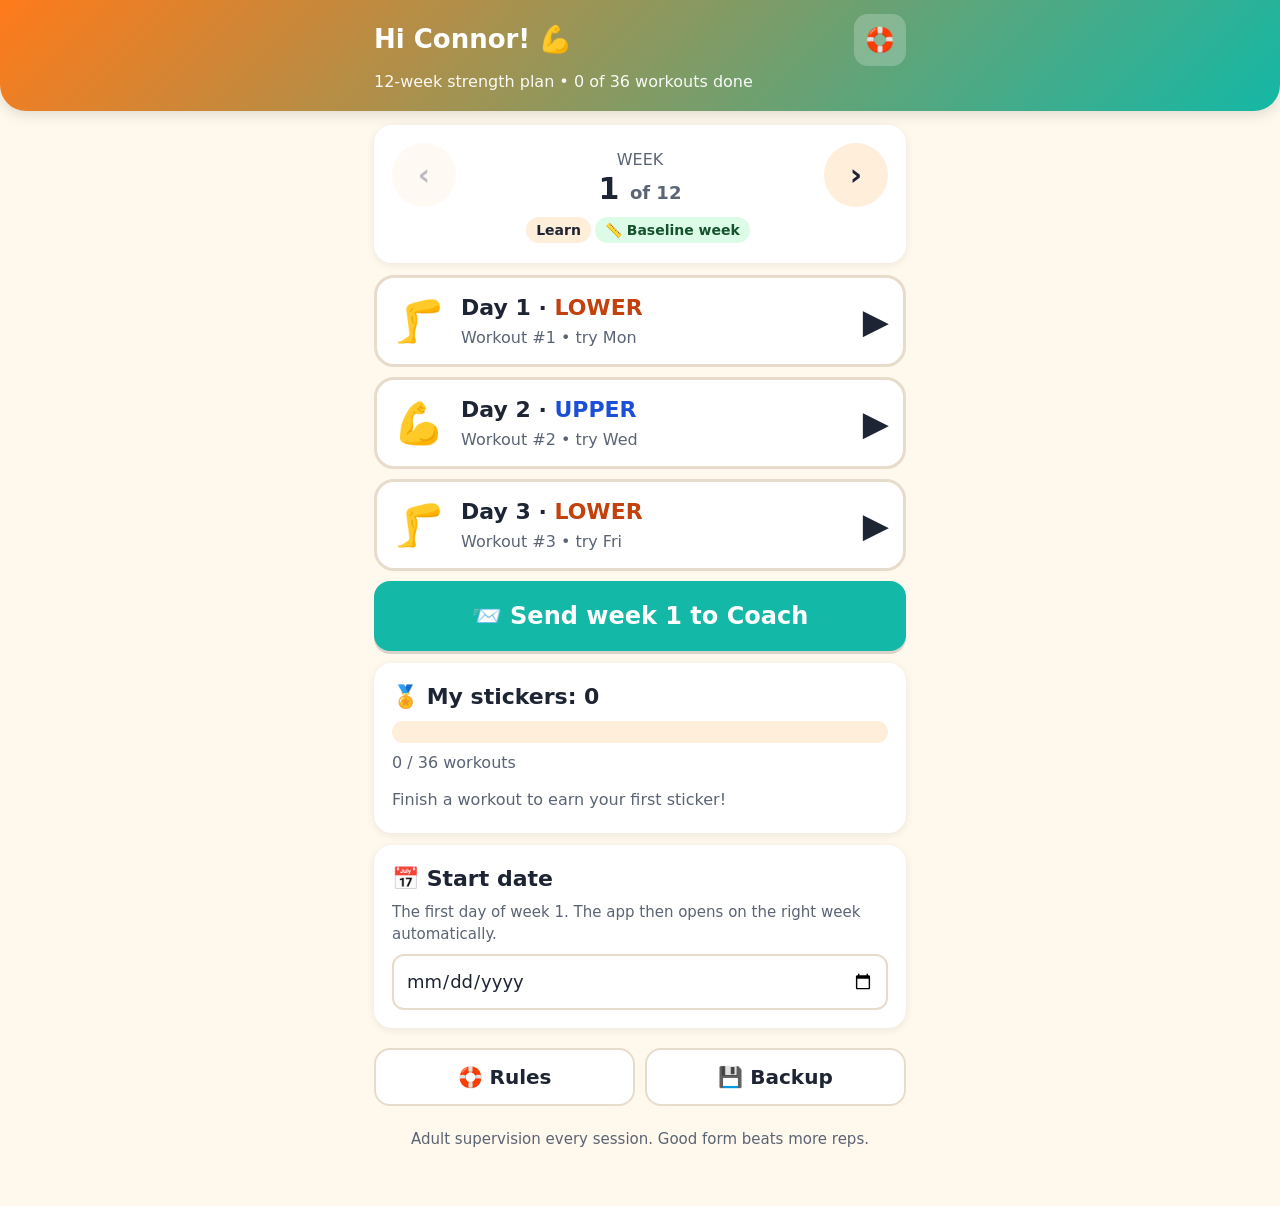
<file: connor-tracker.html>
<!doctype html><html lang='en'><head><meta charset='utf-8'><meta name='robots' content='noindex, nofollow'><meta name='viewport' content='width=device-width,initial-scale=1,viewport-fit=cover'><meta name='theme-color' content='#ff7a1a'><meta name='apple-mobile-web-app-capable' content='yes'><meta name='mobile-web-app-capable' content='yes'><meta name='apple-mobile-web-app-title' content='Connor Lift'><title>Connor's Strength Tracker</title><link rel='icon' href='[data-uri]'><link rel='apple-touch-icon' href='[data-uri]'><style>:root{--bg:#fff8ec;--card:#fff;--ink:#1d2433;--muted:#5b6475;--brand:#ff7a1a;--brand2:#14b8a6;--brand-ink:#fff;--ok:#16a34a;--warn:#f59e0b;--hard:#ef4444;--line:#e7dccb;--soft:#ffeeda;--radius:18px}
body.theme-colin{--bg:#eef3ff;--brand:#3b5bdb;--brand2:#7c3aed;--soft:#e2e9ff;--line:#d4dcf2}
*{box-sizing:border-box}
html{-webkit-text-size-adjust:100%}
body{margin:0;background:var(--bg);color:var(--ink);font:18px/1.45 system-ui,-apple-system,"Segoe UI",Roboto,"Comic Sans MS",sans-serif;padding-bottom:40px}
button,input,textarea,select{font:inherit;color:inherit}
button{cursor:pointer;touch-action:manipulation}
a{color:var(--brand)}
.wrap{max-width:560px;margin:0 auto;padding:0 14px}
header.top{background:linear-gradient(135deg,var(--brand),var(--brand2));color:#fff;padding:14px 0 18px;border-radius:0 0 26px 26px;box-shadow:0 4px 14px rgba(0,0,0,.12);margin-bottom:14px}
header.top .row{display:flex;align-items:center;gap:10px}
header.top h1{font-size:26px;margin:0;line-height:1.15;flex:1}
header.top .sub{opacity:.95;font-size:16px;margin-top:4px}
.iconbtn{background:rgba(255,255,255,.22);border:0;color:#fff;border-radius:14px;min-width:52px;height:52px;font-size:24px;display:inline-flex;align-items:center;justify-content:center;text-decoration:none}
.card{background:var(--card);border-radius:var(--radius);padding:16px;margin:12px 0;box-shadow:0 2px 8px rgba(30,30,60,.08);border:2px solid transparent}
.card h2{margin:0 0 8px;font-size:22px}
.card h3{margin:0;font-size:21px;line-height:1.2}
.muted{color:var(--muted);font-size:16px}
.small{font-size:15px}
.btn{display:flex;align-items:center;justify-content:center;gap:8px;width:100%;min-height:58px;border:0;border-radius:16px;background:var(--brand);color:var(--brand-ink);font-weight:800;font-size:20px;padding:10px 16px;margin:8px 0;text-decoration:none;box-shadow:0 3px 0 rgba(0,0,0,.15)}
.btn:active{transform:translateY(2px);box-shadow:none}
.btn.alt{background:var(--brand2)}
.btn.ghost{background:#fff;color:var(--ink);border:2px solid var(--line);box-shadow:none}
.btn.green{background:var(--ok)}
.btn.big{min-height:70px;font-size:24px}
.grid2{display:grid;grid-template-columns:1fr 1fr;gap:10px}
.weekpick{display:flex;align-items:center;gap:10px}
.weekpick .lbl{flex:1;text-align:center}
.weekpick .lbl b{display:block;font-size:30px;line-height:1.1}
.weekpick button{width:64px;height:64px;border-radius:50%;border:0;background:var(--soft);font-size:30px;font-weight:900;color:var(--ink)}
.weekpick button:disabled{opacity:.3}
.badge{display:inline-block;padding:3px 10px;border-radius:999px;font-size:14px;font-weight:800;background:var(--soft);color:var(--ink);margin:2px 4px 2px 0}
.badge.deload{background:#dbeafe;color:#1e40af}.badge.record{background:#fde68a;color:#7c2d12}.badge.base{background:#dcfce7;color:#14532d}
.sess{display:flex;align-items:center;gap:14px;width:100%;text-align:left;border:3px solid var(--line);background:#fff;border-radius:20px;padding:14px;margin:10px 0;min-height:88px}
.sess .emo{font-size:40px;width:56px;text-align:center}
.sess .t{flex:1}.sess .t b{font-size:22px;display:block}
.sess.done{border-color:var(--ok);background:#f0fdf4}
.sess .stk{font-size:34px}
.type-Lower{color:#c2410c}.type-Upper{color:#1d4ed8}
.bar{height:22px;background:var(--soft);border-radius:999px;overflow:hidden;margin:8px 0}
.bar>i{display:block;height:100%;background:linear-gradient(90deg,var(--brand),var(--brand2));border-radius:999px;transition:width .4s}
.stickers{font-size:30px;line-height:1.3;word-break:break-all;min-height:40px}
.check{display:flex;align-items:flex-start;gap:12px;padding:10px 4px;border-bottom:1px dashed var(--line)}
.check:last-child{border-bottom:0}
.check input{width:32px;height:32px;flex:none;accent-color:var(--ok);margin:0}
.ex{border-color:var(--line)}
.ex.isdone{border-color:var(--ok);background:#f6fff8}
.ex .head{display:flex;gap:10px;align-items:flex-start}
.ex .head .num{flex:none;width:40px;height:40px;border-radius:50%;background:var(--brand);color:#fff;font-weight:900;display:flex;align-items:center;justify-content:center;font-size:20px}
.target{font-size:28px;font-weight:900;margin:6px 0 2px;color:var(--brand)}
.target small{font-size:17px;font-weight:700;color:var(--ink)}
.howto{margin-top:8px}
.howto summary{list-style:none;font-weight:800;padding:12px 14px;background:var(--soft);border-radius:14px;min-height:50px;display:flex;align-items:center}
.howto summary::-webkit-details-marker{display:none}
.howto summary::before{content:"▶";margin-right:10px;transition:transform .2s;display:inline-block}
.howto[open] summary::before{transform:rotate(90deg)}
.howto .body{padding:10px 6px 2px;font-size:17px}
.sets{display:grid;grid-template-columns:repeat(auto-fit,minmax(92px,1fr));gap:10px;margin-top:12px}
.set{background:var(--soft);border-radius:14px;padding:8px;text-align:center}
.set label{display:block;font-size:14px;font-weight:800;color:var(--muted)}
.set input{width:100%;height:56px;font-size:26px;font-weight:800;text-align:center;border:2px solid var(--line);border-radius:12px;background:#fff;padding:0 4px}
.set input.wt{height:44px;font-size:19px;margin-top:6px}
body.theme-colin .set input.wt{height:56px;font-size:24px;margin-top:0;margin-bottom:6px;border-color:#9fb3ee}
.set input:focus,textarea:focus,.txt:focus{outline:3px solid var(--brand2);border-color:transparent}
.txt,textarea{width:100%;border:2px solid var(--line);border-radius:12px;padding:12px;font-size:18px;background:#fff;min-height:52px}
textarea{min-height:90px;resize:vertical}
.donebox{display:flex;align-items:center;gap:12px;margin-top:12px;padding:12px;border-radius:14px;background:#f1f5f9;font-weight:900;font-size:20px;min-height:60px}
.donebox input{width:36px;height:36px;accent-color:var(--ok);margin:0}
.challenge{border-color:#fbbf24;background:#fffbeb}
.feel{display:grid;grid-template-columns:repeat(3,1fr);gap:10px}
.feel button{min-height:72px;border-radius:16px;border:3px solid var(--line);background:#fff;font-size:20px;font-weight:900}
.feel button span{display:block;font-size:28px}
.feel button.on[data-v=EASY]{background:#dcfce7;border-color:var(--ok)}
.feel button.on[data-v=OK]{background:#fef3c7;border-color:var(--warn)}
.feel button.on[data-v=HARD]{background:#fee2e2;border-color:var(--hard)}
pre.summary{white-space:pre-wrap;word-break:break-word;background:#0f172a;color:#e2e8f0;padding:14px;border-radius:14px;font-size:14px;line-height:1.4;max-height:50vh;overflow:auto}
.toast{position:fixed;left:50%;bottom:24px;transform:translateX(-50%);background:#111827;color:#fff;padding:12px 18px;border-radius:999px;font-weight:700;z-index:50;opacity:0;transition:opacity .25s;pointer-events:none}
.toast.show{opacity:1}
.modal{position:fixed;inset:0;background:rgba(0,0,0,.45);display:flex;align-items:center;justify-content:center;z-index:40;padding:20px}
.modal .box{background:#fff;border-radius:26px;padding:26px 20px;text-align:center;max-width:360px;width:100%;animation:pop .45s cubic-bezier(.2,1.6,.4,1)}
.modal .big{font-size:110px;line-height:1.1}
@keyframes pop{from{transform:scale(.4);opacity:0}to{transform:scale(1);opacity:1}}
canvas#confetti{position:fixed;inset:0;pointer-events:none;z-index:45}
.rules details{background:#fff;border-radius:16px;margin:10px 0;box-shadow:0 2px 8px rgba(30,30,60,.08)}
.rules summary{font-weight:900;font-size:20px;padding:16px;min-height:58px;cursor:pointer}
.rules .item{padding:0 16px 12px}
.rules .item b{display:block}
.rules details.safety{border:3px solid var(--hard)}
.saved{font-size:14px;color:var(--ok);font-weight:800;text-align:center;min-height:20px}
.kidpick{display:grid;gap:14px}
.kidpick a{display:flex;align-items:center;gap:16px;padding:22px;border-radius:24px;color:#fff;text-decoration:none;font-size:28px;font-weight:900;box-shadow:0 4px 0 rgba(0,0,0,.15)}
.kidpick a span{font-size:54px}
.kidpick a small{display:block;font-size:16px;font-weight:600;opacity:.95}
.k-connor{background:linear-gradient(135deg,#ff7a1a,#14b8a6)}.k-colin{background:linear-gradient(135deg,#3b5bdb,#7c3aed)}
.row{display:flex;gap:10px;align-items:center}
.hidden{display:none!important}
.sessnote{background:var(--soft);border-radius:12px;padding:8px 12px;font-weight:700;margin-top:8px}
</style></head><body><div id='app'></div><div id='toast' class='toast' role='status'></div><script>window.KID='connor';window.SINGLE_FILE=true;window.PLANS={"connor":{"kid":"connor","name":"Connor","age":9,"theme":"connor","weightsFirst":false,"coachEmail":"justin.dodd@mail.grokbot.com","coachName":"Coach","title":"12-Week Beginner Strength Plan - Connor (age 9)","intro":"Upper/Lower split, 3 sessions/week, ~30 minutes. Mostly bodyweight, TRX straps, broomstick form practice, and light Bowflex dumbbells (from week 3 Fri on Lower days: squat 15 lb total, hinge and bridge one 10 lb, lunges 5 lb each hand if steady). All targets are conservative starting points - adjust to what Connor can do with slow, controlled, good-form reps.","targetHeader":"Target version / load - suggested, adjust","warmup":[{"label":"1. Get warm (2 min)","text":"Jumping jacks, jog in place, skipping, or jump rope. Make it a game: 'Simon says' or follow-the-leader."},{"label":"2. Mobility (2 min)","text":"10 arm circles each way, 10 bodyweight squats, 5 inchworms, 5 bird dogs per side, 10 calf raises."},{"label":"3. Practice (1 min)","text":"5 slow practice reps of the first exercise with no weight (or a broomstick), focusing on form."}],"cooldown":[{"label":"Cool-down (3 min)","text":"Easy walk, then gentle stretches held 15-20 sec: quads, hamstrings, calves, chest in a doorway, child's pose. Give the sticker / checkmark!"}],"sections":[{"title":"GOALS","items":[{"label":"Primary goal","text":"Have fun, learn safe movement (squat, lunge, hinge, push, pull, core) and build a habit of moving and training with Dad."},{"label":"Secondary goal","text":"Slow, steady strength gains through more reps, slower reps and harder versions - NOT heavy weight. Good form always beats more reps or more weight."},{"label":"Starting numbers","text":"Unknown - so the plan starts conservatively. Week 1 is a BASELINE week: the numbers Connor writes down (reps, hold times, squats in 60 sec, max good-form push-ups, longest plank and hang) become his baseline. Targets will be adjusted after Justin sends back each week's results."},{"label":"Phases","text":"Weeks 1-4: LEARN (learn the movements, 1-2 sets)\nWeeks 5-8: BUILD (2-3 sets, harder versions; easy week in week 8)\nWeeks 9-12: CHALLENGE (2-3 sets, harder versions / small weight steps only if EASY; week 12 is a FUN REP-RECORD week compared to week 1 - record tests are bodyweight only; regular Lower lifts stay at the light week-3 loads; NO max lifts)."}]},{"title":"SCHEDULE","items":[{"label":"Days","text":"3 sessions per week (e.g., Mon / Wed / Fri, or fit around sports practices), about 30 minutes each."},{"label":"THE RULE","text":"Upper and Lower days can be done on back-to-back days (e.g., around practices), but NEVER do two of the same type (Upper + Upper or Lower + Lower) on consecutive days. Aim for at least one full rest day each week, and skip or go light on Lower day right before a game if legs are tired."},{"label":"Lower / Upper rotation","text":"Alternate Lower and Upper days. Odd weeks (1,3,5,7,9,11): Lower, Upper, Lower. Even weeks (2,4,6,8,10,12): Upper, Lower, Upper. The days keep alternating across weeks (L-U-L | U-L-U | L-U-L ...), and each day type is done 18 times over the 12 weeks."},{"label":"LOWER day","text":"Squat (box squat to bench; 15 lb total / 7.5 lb in each hand from week 3 Fri) | Reverse lunge (5 lb in each hand from week 3 Fri only if both legs stay steady, otherwise bodyweight) | Glute bridge (one 10 lb on the hips from week 3 Fri) | Hip hinge (one 10 lb held at the chest from week 3 Fri) | Step-up (low step, bodyweight) | Calf raises | Plank (+ side planks from week 5) | Leg extension (bench attachment, empty on week 3 Fri; one 5 lb plate from week 4) | Fun challenge."},{"label":"UPPER day","text":"Push-ups (incline on rack bar -> bench -> floor, plus 3 slow floor push-ups at the end) | One-arm row (Bowflex 15 lb from week 2 Fri; 10 lb in easy weeks) | Lat pulldown (10 lb) | TRX row (body angle sets the difficulty) | Overhead press (15 lb EZ curl bar from week 2 Fri; two Bowflex 7.5 lb in easy weeks) | Dead hang (flexed-arm hang option from week 9) | Dead bug | Biceps curl (Bowflex 5 lb in each hand from week 2 Fri; 5 lb in each hand in easy weeks; 7.5 lb in each hand only after both sets feel EASY with clean form for two sessions) | Fun challenge."},{"label":"Session length (~30 min)","text":"5-min warm-up + ~20 min of exercises + 2-min fun challenge + 3-min cool-down. Rest 45-60 sec between sets. To save time, pair two exercises and go back and forth (e.g., squat then plank, push-ups then row; on Upper days the biceps curls add only 2-3 min - pair them with the dead bug; on Lower days the leg extensions add only 2-3 min - pair them with the plank)."}]},{"title":"5-MIN WARM-UP & 3-MIN COOL-DOWN","items":[{"label":"1. Get warm (2 min)","text":"Jumping jacks, jog in place, skipping, or jump rope. Make it a game: 'Simon says' or follow-the-leader."},{"label":"2. Mobility (2 min)","text":"10 arm circles each way, 10 bodyweight squats, 5 inchworms, 5 bird dogs per side, 10 calf raises."},{"label":"3. Practice (1 min)","text":"5 slow practice reps of the first exercise with no weight (or a broomstick), focusing on form."},{"label":"Cool-down (3 min)","text":"Easy walk, then gentle stretches held 15-20 sec: quads, hamstrings, calves, chest in a doorway, child's pose. Give the sticker / checkmark!"}]},{"title":"KEEP IT FUN","items":[{"label":"Stickers & checkmarks","text":"Each finished session = a sticker or checkmark on the weekly log. Each fun challenge = a bonus sticker. Finishing the 12 weeks = a celebration (Connor picks the reward)."},{"label":"Games & challenges","text":"Every session ends with a short fun challenge (bear crawls, wall sits, balance, wheelbarrow walk...). Let Connor pick the music, count reps out loud, or 'coach' Dad for a set."},{"label":"Record board","text":"Write week-1 baseline numbers on the Progress Log and compare them in week 12. Celebrate effort and good form, not just numbers."}]},{"title":"PROGRESSION RULES (small steps)","items":[{"label":"How it works","text":"Most exercises use 12-15 reps (or a time/per-side target). Keep the same version until ALL sets feel EASY with good form, then make ONE small change next session: add 1-2 reps, add a set, slow the lowering (3 sec), or move to the next harder version."},{"label":"Weight increases","text":"Only after all sets feel EASY with good form, one 2.5 lb step at a time. Upper (from week 2 Fri, after an EASY Nov 4 session): one-arm rows HOLD at 15 lb through week 11 with no automatic increases (10 lb in easy weeks); overhead press uses the 15 lb EZ curl bar (two Bowflex 7.5 lb in easy weeks); biceps curls are 5 lb in each hand and go to 7.5 lb in each hand only after both sets feel EASY with clean form for two sessions, 5-7.5 lb in each hand in weeks 9-11 (one step at a time), 5 lb in each hand in easy weeks. Lower (from week 3 Fri, after an EASY Nov 11 session at 10 lb total on the squat): squats 15 lb total (7.5 lb in each hand; 10 lb total in easy week 8; 20 lb total only after two EASY sessions with clean form); hip hinges and glute bridges one 10 lb at the chest / on the hips (5-7.5 lb or bodyweight in easy weeks; 15 lb only after two EASY sessions); lunges 5 lb in each hand only if both legs stay steady (bodyweight in easy weeks, or if he wobbles). The weight sticks only with clean form and all reps; if form is sloppy, drop back for that exercise. Lat pulldown: 10 lb after week 1; the smallest plate is 5 lb, so progress with reps and slow returns first; +5 lb (to 15 lb) only late in the plan if 3 x 15 is EASY. TRX rows get harder by moving the feet one small step closer to the anchor, not by adding weight. Never add weight and reps at the same time. If form slips, go back to the last version."},{"label":"Sets","text":"2 sets (3 for push-ups) from week 1 day 3, building to 2-3 sets in weeks 3-11. Main exercises reach 3 sets; small exercises stay at 2."},{"label":"Targets","text":"Targets in the plan are SUGGESTIONS ONLY. If a target feels HARD, stay at the previous version. If it feels too easy, still only make one small change."},{"label":"Easy (deload) week 8","text":"Easier versions and fewer sets/reps than the weeks around them (never below the week-1 updated levels) so the body can recover and form stays sharp. Still fun challenges! Week 4 stays a normal training week."},{"label":"Week 12 - fun rep-record week","text":"Light week plus record tests compared to week 1: max good-form push-ups (same height as week 1), longest good-form plank, squats in 60 sec (same bench), longest dead hang. Record tests are bodyweight only. Regular Lower lifts stay at the light week-3 loads (squat 15 lb total, hinge and bridge 10 lb, lunges 5 lb each hand if steady). NO one-rep max tests, no heavy maxes, never to failure - stop the first time a rep isn't clean."}]},{"title":"SAFETY RULES","items":[{"label":"Adult supervision","text":"An adult supervises EVERY session. No training alone, and no using the bars, rack or plates without an adult."},{"label":"Form over weight","text":"Good form always wins. If form breaks down, end the set. Leave 2-3 reps 'in the tank' - nothing to failure."},{"label":"Stop if pain","text":"Stop immediately for sharp pain or any joint pain (knees, back, shoulders, elbows, wrists, heels). Normal muscle burn/tiredness is OK; pain is not. If pain continues, check with a doctor."},{"label":"No max testing","text":"No one-rep max (1RM) tests, ever. Progress is measured with good-form reps and hold times."},{"label":"Slow, controlled reps","text":"About 2-3 seconds down, controlled up. No bouncing, jerking or swinging."},{"label":"Hydrate & recover","text":"Water before, during and after. Sleep 9-12 hours per night. Regular meals with protein, fruits and vegetables. Rest days matter, especially on heavy practice weeks."},{"label":"Rack safeties set","text":"Keep the power rack safeties set (and pins locked) whenever the rack is used, including for incline push-ups on the bar. Keep heavy plates, bars and the 25/45 lb dumbbells stored and out of the way."},{"label":"Bowflex dumbbells","text":"An adult sets the weight (or teaches Connor to do it and checks every time): dumbbell sitting in its tray, turn BOTH end dials to the same number, then lift it straight up. Put it back level in the tray. Never drop it or set it down anywhere but the tray."},{"label":"TRX straps","text":"An adult checks the anchor and strap length before each use. Straps stay tight (no slack) during every rep. Feet on a non-slip floor."},{"label":"Environment","text":"Clear floor space, flat stable shoes, no loose plates on the floor, adult close by at the pull-up bar and dip handles."}]},{"title":"EQUIPMENT NOTES (updated Oct 23, 2026)","items":[{"label":"Bowflex SelectTech 52 dumbbells","text":"Adjustable 5-52.5 lb per hand in 2.5 lb steps - this is Connor's main 'weight' now. From week 2 Fri: one-arm rows 15 lb (10 lb in easy weeks), biceps curls 5 lb in each hand (7.5 lb in each hand only after both sets feel EASY with clean form for two sessions; 5 lb in each hand in easy weeks), overhead press 7.5 lb pair only in easy weeks. From week 3 Fri on Lower days: squats 15 lb total (7.5 lb in each hand; 10 lb total in easy weeks; 20 lb total only after two EASY sessions with clean form), hip hinges and glute bridges one 10 lb at the chest / on the hips (5-7.5 lb or bodyweight in easy weeks; 15 lb only after two EASY sessions), lunges 5 lb in each hand only if both legs stay steady (bodyweight in easy weeks, or if he wobbles). The weight sticks only with clean form and all reps; if form is sloppy, drop back for that exercise. Each end has its own dial: with the dumbbell sitting in its tray, turn BOTH dials to the same number. An adult sets them (or teaches Connor to and checks every time)."},{"label":"TRX straps","text":"TRX rows on Upper days (body angle controls difficulty: more upright = easier). On Lower days in weeks 1-3 (through W3D1), hold the handles lightly for balance on box squats and reverse lunges. From week 3 Fri, lunges use 5 lb dumbbells if both legs stay steady (otherwise bodyweight, and the TRX or rack can be used for balance). Adult checks the anchor and strap length."},{"label":"Mikolo F4 power rack + safeties","text":"Bar or safeties set at hip height = incline push-up station (lower it hole by hole as Connor gets stronger). Hold the upright for balance on step-ups and calf raises. Safeties always set."},{"label":"Pull-up bar","text":"Dead hangs (adult lifts him up or he steps up from a sturdy box). From week 9, flexed-arm hang: step up so the chin is over the bar and hold. No band needed. Let go before the grip gives out."},{"label":"Lat pulldown / low row attachment","text":"Lat pulldown at 10 lb after week 1 (5 lb was EASY). Progress with reps and slow returns; +5 lb only late in the plan if 3 x 15 is EASY. The low row is not used (TRX rows replace it); it can be a swap for TRX rows on a day the straps aren't set up, nothing loaded."},{"label":"Landmine","text":"Not used in this plan - it needs the Olympic bar, which is too heavy for now."},{"label":"Dip handles","text":"Support holds only (3 x 5-10 sec, arms straight, shoulders down) as an occasional fun challenge from week 5. No dips yet. Skip if shoulders feel uncomfortable."},{"label":"Flat bench","text":"Box-squat target, one-arm row support, and incline push-up station (weeks 9+). The leg extension attachment is used on Lower days from week 3 Fri (empty attachment). From week 4: one 5 lb plate (2 x 15). Easy week 8: empty attachment or one 5 lb plate, 2 x 12. Weeks 9-11: a second 5 lb plate only after two EASY sessions with clean form. Week 12: one 5 lb plate, easy. Adult sets it up."},{"label":"Low step for step-ups","text":"A sturdy, non-slip step about 6-8 inches high (e.g., the bottom stair or an aerobic step). The flat bench is too high for step-ups for now."},{"label":"Barbells: CAP Boss Olympic bar (on order), old 30 lb bar","text":"Too heavy for now - DON'T USE. Use a broomstick for bar practice."},{"label":"15 lb EZ curl bar","text":"Used for the overhead press from week 2 Fri (2 x 10, then 2 x 12 from week 5; easy week 8 uses two Bowflex 7.5 lb instead). An adult hands him the bar at the shoulders and takes it back after the set. Squeeze belly and glutes, don't lean back."},{"label":"Plate-loaded dumbbell handles (2-inch, 9 lb each)","text":"Not used - 9 lb empty is too big a starting load for Connor, and the Bowflex covers small steps."},{"label":"Olympic plates","text":"2 x 45, 2 x 25, 8 x 10, 4 x 5 lb (no 2.5s). The 45 lb plate laid flat is the step for calf raises. Plates are used for the calf-raise step, one 5 lb plate on the leg extension from week 4, and (late, optional) +5 lb on the pulldown."},{"label":"Fixed dumbbells 25 and 45 lb","text":"Too heavy - don't use."}]},{"title":"SUGGESTED PURCHASES","items":[{"label":"Optional: pair of 2.5 lb plates","text":"No longer needed for dumbbell work (the Bowflex covers 2.5 lb steps). Optional only for smaller steps on the lat pulldown."},{"label":"Low sturdy step (6-8 in)","text":"Only if there is no safe bottom stair to use for step-ups."},{"label":"Stickers + a small calendar","text":"For tracking sessions and fun challenges."}]}],"guide":[{"name":"Bird dog (warm-up)","day":"Warm-up","how":"On hands and knees, back flat like a table. Reach one arm forward and the opposite leg back, hold 2 sec without tipping, return and switch."},{"name":"Inchworm (warm-up)","day":"Warm-up","how":"Stand, fold forward and put hands on the floor, walk the hands out to a push-up position, then walk the feet up to the hands and stand."},{"name":"Box squat -> bodyweight squat -> goblet squat","day":"Lower","how":"Feet shoulder width, chest up. Sit back and down until you lightly touch the bench, then stand up tall - no plopping. Weeks 1-3 (through W3D1): bodyweight box squat, TRX handles lightly in front for balance if needed. From week 3 Fri: 15 lb total (7.5 lb Bowflex in each hand) for the box squat to bench. The weight sticks only with clean form and all reps; if form is sloppy, drop back. After two EASY sessions with clean form, may go to 20 lb total (10 lb in each hand), one step at a time. Easy week 8: 10 lb total. Week 12: back to the week-3 load (15 lb total), easy."},{"name":"Reverse lunge / split squat","day":"Lower","how":"Stand tall, step one foot back and lower the back knee gently toward the floor. Front knee stays over the middle of the foot. Push through the front heel to come back up. Weeks 1-3 (through W3D1): hold both TRX handles in front for balance (light grip, legs do the work). From week 3 Fri: 5 lb Bowflex in each hand only if both legs stay steady; if he wobbles, go back to bodyweight (TRX or rack for balance is OK). Easy week 8: bodyweight. The weight sticks only with clean form and all reps; if form is sloppy, drop back. Split squat = feet stay in place, just go down and up."},{"name":"Glute bridge (and single-leg bridge)","day":"Lower","how":"Lie on your back, knees bent, feet flat. Squeeze your glutes and push through your heels to lift your hips until knees, hips and shoulders line up, pause, lower slowly. From week 3 Fri: rest one 10 lb Bowflex gently across the hips (an adult can help place it). After two EASY sessions with clean form, may go to 15 lb, one step at a time. Easy week 8: 5-7.5 lb or bodyweight. The weight sticks only with clean form and all reps; if form is sloppy, drop back. Single-leg: one foot up, same thing (stay bodyweight unless the plan says otherwise)."},{"name":"Broomstick hip hinge / RDL","day":"Lower","how":"Hinge: broomstick along the back touching the head, upper back and tailbone. Soft knees, push hips BACK until you feel the back of the legs stretch, keep all 3 touch points, stand up by squeezing glutes. Weeks 1-3 (through W3D1) stay on the broomstick. From week 3 Fri: hold one 10 lb Bowflex at the chest, same hips-back pattern, flat back. After two EASY sessions with clean form, may go to 15 lb, one step at a time. Easy week 8: 5-7.5 lb or bodyweight. The weight sticks only with clean form and all reps; if form is sloppy, drop back."},{"name":"Step-up (low step)","day":"Lower","how":"Stand facing a sturdy low step (6-8 in). Put the WHOLE foot on the step, push through that heel to stand up tall on top, then step down slowly with the same leg - no jumping or pushing off the back foot. Do all reps on one leg, then switch. Hold the rack for balance at first."},{"name":"Calf raises","day":"Lower","how":"Hold the rack for balance. Rise up onto your toes, pause, lower slowly. Later: balls of feet on the edge of a 45 lb plate laid flat, then one leg at a time."},{"name":"Plank and side plank","day":"Lower","how":"Plank: forearms on the floor, body in a straight line head to heels, squeeze glutes and belly, breathe. Side plank: on one forearm and the side of the feet (or knees to make it easier), hips up in a straight line. Stop when hips sag."},{"name":"Leg extension (bench attachment)","day":"Lower","how":"Adult sets up the bench's leg extension attachment and stays close. Sit tall with your back against the pad, hold the bench handles or sides, and put the roller pad on the front of your lower shins, just above the ankles. Toes point up. Straighten your knees slowly for 2 seconds, squeeze the front of your thighs, then lower for 3 seconds. No kicking, swinging or bouncing. Week 3 Fri started with the empty attachment. From week 4: one 5 lb plate (2 x 15). Easy week 8: empty attachment or one 5 lb plate, 2 x 12. Weeks 9-11: a second 5 lb plate only after two EASY sessions with clean form. Week 12: one 5 lb plate, easy. Stop if your knees hurt and tell a grown-up."},{"name":"Push-ups (incline -> floor)","day":"Upper","how":"Hands on the rack bar/safeties (set at hip height, pins locked) a bit wider than shoulders, body straight like a plank. Lower your chest to the bar and push back up. Lower the bar one hole at a time, then hands on the bench, then the floor. Higher hands = easier."},{"name":"One-arm row (dumbbell handle)","day":"Upper","how":"One hand and the same-side knee on the bench, flat back. Hold a Bowflex dumbbell (15 lb from week 2 Fri, 10 lb in easy weeks; set by an adult) in the other hand, pull it up to the hip, squeeze the shoulder blade, lower slowly. Do all reps, then switch."},{"name":"Lat pulldown (light)","day":"Upper","how":"Grip the bar a little wider than shoulders. Pull it down to the upper chest by driving the elbows down, without leaning back or yanking, then let it rise slowly. Start with nothing loaded."},{"name":"TRX row","day":"Upper","how":"Hold both handles, arms straight, and walk the feet forward until the body leans back in a straight line (like a standing plank). Pull the chest up to the hands, squeeze the shoulder blades, lower slowly. Body almost upright = easy; feet a step closer to the anchor = harder. Change only one small step at a time. Adult checks the anchor and that straps stay tight."},{"name":"Overhead press (broomstick -> 15 lb EZ curl bar)","day":"Upper","how":"Stand tall, squeeze belly and glutes, ribs down - don't lean back. Hold the broomstick (from week 2 Fri the 15 lb EZ curl bar, handed over by an adult; two Bowflex 7.5 lb dumbbells in easy weeks) at the shoulders, press straight up until arms are by the ears, lower slowly to the shoulders."},{"name":"Dead hang / flexed-arm hang","day":"Upper","how":"Dead hang: adult lifts him to the bar (or step up), hands shoulder width, arms long, shoulders pulled slightly away from ears, hold. Flexed-arm hang (week 9+): step up so the chin is over the bar, hold. Let go before the grip gives out and step down - don't drop."},{"name":"Dead bug","day":"Upper","how":"Lie on your back with arms reaching up and knees bent at 90 degrees. Keep the low back pressed into the floor and slowly reach the opposite arm and leg out, breathe out, return and switch sides."},{"name":"Biceps curl (Bowflex dumbbells)","day":"Upper","how":"Stand tall with a Bowflex dumbbell in each hand (5 lb in each hand from week 2 Fri, 5 lb in each hand in easy weeks; set by an adult - both dials on each dumbbell the same), arms long, palms facing forward. Keep the elbows pinned at your sides and curl the dumbbells up toward the shoulders, squeeze, then take 2 seconds to lower them. No swinging, no leaning back, and the elbows don't drift forward. Go to 7.5 lb in each hand only after both sets feel EASY with clean form for two sessions."},{"name":"Dip-handle support hold (fun challenge)","day":"Upper","how":"Adult close by. Hands on the dip handles, jump or step up to straight arms, shoulders pushed DOWN away from the ears, hold 5-10 sec. No dipping. Skip if shoulders feel uncomfortable."},{"name":"Bowflex dumbbell - setting the weight","day":"Both","how":"Adult job (or Connor once taught, with an adult checking): dumbbell sitting in its tray, turn BOTH end dials to the same number, lift it straight up out of the tray. To change weight, put it back level in the tray first. Never drop it."},{"name":"Fun challenges","day":"Both","how":"Short games at the end of each session (bear crawl, crab walk, wall sit, balance, wheelbarrow walk, plank high-fives...). Good form beats speed. Each one earns a sticker or checkmark."}],"weeks":[{"week":1,"phase":"Learn - BASELINE WEEK","sessions":[{"num":1,"day":"Mon","type":"Lower","exercises":[{"name":"Squat","sets":2,"reps":"12","target":"Box squat, TRX handles for balance","cue":"Feet shoulder width, chest up, knees follow toes, sit back and down, stand tall. Move to the next version only after all sets feel EASY with good form.","guide":2},{"name":"Reverse lunge","sets":1,"reps":"8/leg","target":"TRX-assisted reverse lunge (both handles)","cue":"Step back, back knee lowers gently toward floor, front knee over the middle of the foot, push up through front heel. Hold the TRX handles (or the rack) for balance at first.","guide":3},{"name":"Glute bridge","sets":2,"reps":"12","target":"Glute bridge","cue":"Feet flat, push through heels, squeeze glutes at the top, ribs down, lower slowly.","guide":4},{"name":"Hip hinge / RDL (form practice)","sets":2,"reps":"12","target":"Broomstick on back (3 touch points)","cue":"Flat back, soft knees, push hips BACK, stick stays touching head/upper back/tailbone. This is form practice - slow and smooth.","guide":5},{"name":"Step-up (low step)","sets":1,"reps":"8/leg","target":"Low step (6-8 in), hold rack","cue":"Whole foot on the step, push through that heel to stand tall, lower slowly with control (no jumping off). Do all reps on one leg, then switch. Hold the rack for balance.","guide":6},{"name":"Calf raises","sets":2,"reps":"15","target":"On floor, hand on rack","cue":"Rise high onto toes, pause, lower slowly. Hold the rack for balance.","guide":7},{"name":"Plank","sets":2,"reps":"15-20 sec","target":"Forearm plank","cue":"Straight line head to heels, squeeze glutes and belly, breathe. Stop the hold when hips sag.","guide":8}],"challenge":{"name":"FUN CHALLENGE / BASELINE: Squats in 60 sec","sets":1,"reps":"Good-form reps in 60 sec","target":"Bodyweight, touch the SAME bench each rep","cue":"BASELINE TEST. Only count good reps (touch bench, stand tall). Note the bench height so week 12 is a fair comparison. Sticker!","guide":20},"note":null,"dayIndex":1},{"num":2,"day":"Wed","type":"Upper","exercises":[{"name":"Push-ups (incline -> floor)","sets":2,"reps":"10-12","target":"Hands on rack bar at hip height","cue":"Body straight like a plank, chest to the bar/bench, elbows at a 45-degree angle. Go lower only after all sets feel EASY with good form.","guide":10},{"name":"One-arm row (Bowflex dumbbell)","sets":2,"reps":"12/arm","target":"Bowflex 5 lb","cue":"One hand and knee on the bench, flat back. Pull the dumbbell to the hip, squeeze, lower slowly. Adult sets the Bowflex dials (both ends the same) in the tray.","guide":11},{"name":"Lat pulldown (light)","sets":1,"reps":"12","target":"Nothing loaded = ___ lb","cue":"Pull bar to upper chest, elbows down, no leaning back or yanking, slow up.","guide":12},{"name":"TRX row (body angle)","sets":1,"reps":"12","target":"TRX row, body almost upright","cue":"Hold the handles, lean back with a straight body (plank), pull chest to hands, squeeze shoulder blades, 2 sec back. More upright = easier; feet closer to the anchor = harder.","guide":13},{"name":"Overhead press (form practice)","sets":2,"reps":"12","target":"Broomstick","cue":"Stand tall, squeeze glutes, ribs down, press straight up, lower slowly to shoulders.","guide":14},{"name":"Dead hang - BASELINE TEST","sets":1,"reps":"Longest good hang (sec)","target":"Dead hang, adult helps reach bar","cue":"TEST: Adult lifts him to the bar or uses a step. Arms long, shoulders 'away from ears'. Let go before grip gives out; step down, don't drop.","guide":15},{"name":"Dead bug (core)","sets":2,"reps":"6/side","target":"Dead bug","cue":"Low back pressed into the floor. Slowly reach opposite arm and leg out, breathe out, return, switch.","guide":16}],"challenge":{"name":"FUN CHALLENGE / BASELINE: Max push-ups","sets":1,"reps":"Max GOOD-FORM reps","target":"Hands on rack bar at ___ height (write it)","cue":"BASELINE TEST. Stop the set the first time a rep isn't clean (hips sag, half rep). Never to failure. Sticker!","guide":20},"note":null,"dayIndex":2},{"num":3,"day":"Fri","type":"Lower","exercises":[{"name":"Squat","sets":2,"reps":"15","target":"Box squat to bench, TRX only if wobbly","cue":"Feet shoulder width, chest up, knees follow toes, sit back and down, stand tall. Move to the next version only after all sets feel EASY with good form.","guide":2},{"name":"Reverse lunge","sets":2,"reps":"8/leg","target":"Reverse lunge, light grip on TRX","cue":"Step back, back knee lowers gently toward floor, front knee over the middle of the foot, push up through front heel. Hold the TRX handles (or the rack) for balance at first.","guide":3},{"name":"Glute bridge","sets":2,"reps":"12","target":"Glute bridge","cue":"Feet flat, push through heels, squeeze glutes at the top, ribs down, lower slowly.","guide":4},{"name":"Hip hinge / RDL (form practice)","sets":2,"reps":"15","target":"Broomstick on back (3 touch points)","cue":"Flat back, soft knees, push hips BACK, stick stays touching head/upper back/tailbone. This is form practice - slow and smooth.","guide":5},{"name":"Step-up (low step)","sets":2,"reps":"8/leg","target":"Low step, light hand on rack","cue":"Whole foot on the step, push through that heel to stand tall, lower slowly with control (no jumping off). Do all reps on one leg, then switch. Hold the rack for balance.","guide":6},{"name":"Calf raises","sets":2,"reps":"15","target":"On floor, 1-sec hold at top","cue":"Rise high onto toes, pause, lower slowly. Hold the rack for balance.","guide":7},{"name":"Plank - BASELINE TEST","sets":1,"reps":"Longest GOOD-FORM hold (sec)","target":"Forearm plank, stop when hips sag","cue":"TEST: Straight line head to heels, squeeze glutes and belly, breathe. Stop the hold when hips sag.","guide":8}],"challenge":{"name":"FUN CHALLENGE: Animal-walk race vs. Dad (bear or crab): 20 ft","sets":1,"reps":"Do it / beat it","target":"Bodyweight","cue":"Just for fun - earns a sticker/checkmark. Good form beats speed.","guide":20},"note":null,"dayIndex":3}],"deload":false,"record":false,"baseline":true},{"week":2,"phase":"Learn","sessions":[{"num":4,"day":"Mon","type":"Upper","exercises":[{"name":"Push-ups (incline -> floor)","sets":3,"reps":"8","target":"Rack bar 2 holes HIGHER than week 1 - every rep clean","cue":"Body straight like a plank, chest to the bar/bench, elbows at a 45-degree angle. Go lower only after all sets feel EASY with good form. Finish with 3 slow floor push-ups (3 seconds down, use knees to come up if needed).","guide":10},{"name":"One-arm row (Bowflex dumbbell)","sets":2,"reps":"12/arm","target":"Bowflex 7.5 lb","cue":"One hand and knee on the bench, flat back. Pull the dumbbell to the hip, squeeze, lower slowly. Adult sets the Bowflex dials (both ends the same) in the tray.","guide":11},{"name":"Lat pulldown (light)","sets":2,"reps":"12","target":"10 lb","cue":"Pull bar to upper chest, elbows down, no leaning back or yanking, slow up.","guide":12},{"name":"TRX row (body angle)","sets":2,"reps":"12","target":"Body almost upright","cue":"Hold the handles, lean back with a straight body (plank), pull chest to hands, squeeze shoulder blades, 2 sec back. More upright = easier; feet closer to the anchor = harder.","guide":13},{"name":"Overhead press (form practice)","sets":2,"reps":"12","target":"Two Bowflex 7.5 lb","cue":"Stand tall, squeeze glutes, ribs down, press straight up, lower slowly to shoulders.","guide":14},{"name":"Dead hang (pull-up bar)","sets":2,"reps":"20-25 sec","target":"Dead hang","cue":"Adult lifts him to the bar or uses a step. Arms long, shoulders 'away from ears'. Let go before grip gives out; step down, don't drop.","guide":15},{"name":"Dead bug (core)","sets":2,"reps":"8/side","target":"Dead bug","cue":"Low back pressed into the floor. Slowly reach opposite arm and leg out, breathe out, return, switch.","guide":16},{"name":"Biceps curl (Bowflex dumbbells)","sets":2,"reps":"12","target":"Two Bowflex 5 lb (both dials on 5)","cue":"Stand tall, elbows pinned at your sides, palms up. Curl up, squeeze, then 2 seconds down. No swinging or leaning back. Adult sets BOTH dials on each dumbbell to the same number in the tray. Go up to 7.5 lb only after both sets feel EASY with good form; if form slips, go back to 5 lb.","guide":17}],"challenge":{"name":"FUN CHALLENGE: Plank shoulder taps: 10 each hand","sets":1,"reps":"Do it / beat it","target":"Bodyweight","cue":"Just for fun - earns a sticker/checkmark. Good form beats speed.","guide":20},"note":null,"dayIndex":1},{"num":5,"day":"Wed","type":"Lower","exercises":[{"name":"Squat","sets":2,"reps":"15","target":"Box squat to bench, 3-sec lower","cue":"Feet shoulder width, chest up, knees follow toes, sit back and down, stand tall. Move to the next version only after all sets feel EASY with good form.","guide":2},{"name":"Reverse lunge","sets":2,"reps":"8/leg","target":"Reverse lunge, light grip on TRX, slow","cue":"Step back, back knee lowers gently toward floor, front knee over the middle of the foot, push up through front heel. Hold the TRX handles (or the rack) for balance at first.","guide":3},{"name":"Glute bridge","sets":2,"reps":"15","target":"Glute bridge","cue":"Feet flat, push through heels, squeeze glutes at the top, ribs down, lower slowly.","guide":4},{"name":"Hip hinge / RDL (form practice)","sets":2,"reps":"15","target":"Broomstick hip hinge, slow","cue":"Flat back, soft knees, push hips BACK, stick stays touching head/upper back/tailbone. This is form practice - slow and smooth.","guide":5},{"name":"Step-up (low step)","sets":2,"reps":"8/leg","target":"Low step, light hand on rack, slow lower","cue":"Whole foot on the step, push through that heel to stand tall, lower slowly with control (no jumping off). Do all reps on one leg, then switch. Hold the rack for balance.","guide":6},{"name":"Calf raises","sets":2,"reps":"15","target":"On floor, 2-sec hold at top","cue":"Rise high onto toes, pause, lower slowly. Hold the rack for balance.","guide":7},{"name":"Plank","sets":2,"reps":"20-25 sec","target":"Forearm plank","cue":"Straight line head to heels, squeeze glutes and belly, breathe. Stop the hold when hips sag.","guide":8}],"challenge":{"name":"FUN CHALLENGE: Bear crawl: 2 trips of 20 ft","sets":1,"reps":"Do it / beat it","target":"Bodyweight","cue":"Just for fun - earns a sticker/checkmark. Good form beats speed.","guide":20},"note":null,"dayIndex":2},{"num":6,"day":"Fri","type":"Upper","exercises":[{"name":"Push-ups (incline -> floor)","sets":3,"reps":"8","target":"Rack bar 2 holes HIGHER than week 1 - every rep clean","cue":"Body straight like a plank, chest to the bar/bench, elbows at a 45-degree angle. Go lower only after all sets feel EASY with good form. Finish with 3 slow floor push-ups (3 seconds down, use knees to come up if needed).","guide":10},{"name":"One-arm row (Bowflex dumbbell)","sets":2,"reps":"12/arm","target":"Bowflex 15 lb (hold here - no automatic increases)","cue":"One hand and knee on the bench, flat back. Pull the dumbbell to the hip, squeeze, lower slowly. Adult sets the Bowflex dials (both ends the same) in the tray.","guide":11},{"name":"Lat pulldown (light)","sets":2,"reps":"12","target":"10 lb","cue":"Pull bar to upper chest, elbows down, no leaning back or yanking, slow up.","guide":12},{"name":"TRX row (body angle)","sets":2,"reps":"12","target":"Body almost upright","cue":"Hold the handles, lean back with a straight body (plank), pull chest to hands, squeeze shoulder blades, 2 sec back. More upright = easier; feet closer to the anchor = harder.","guide":13},{"name":"Overhead press (form practice)","sets":2,"reps":"10","target":"EZ curl bar (15 lb)","cue":"Stand tall, squeeze glutes, ribs down, press straight up, lower slowly to shoulders. Squeeze belly and glutes - don't lean back.","guide":14},{"name":"Dead hang (pull-up bar)","sets":2,"reps":"20-25 sec","target":"Dead hang","cue":"Adult lifts him to the bar or uses a step. Arms long, shoulders 'away from ears'. Let go before grip gives out; step down, don't drop.","guide":15},{"name":"Dead bug (core)","sets":2,"reps":"8/side","target":"Dead bug","cue":"Low back pressed into the floor. Slowly reach opposite arm and leg out, breathe out, return, switch.","guide":16},{"name":"Biceps curl (Bowflex dumbbells)","sets":2,"reps":"12","target":"Two Bowflex 10 lb (12.5 lb only once both sets feel EASY)","cue":"Stand tall, elbows pinned at your sides, palms up. Curl up, squeeze, then 2 seconds down. No swinging or leaning back. Adult sets BOTH dials on each dumbbell to the same number in the tray. Go up to 12.5 lb only after both sets feel EASY with good form; if form slips, go back to 10 lb.","guide":17}],"challenge":{"name":"FUN CHALLENGE: Superman hold: 3 x 10 sec","sets":1,"reps":"Do it / beat it","target":"Bodyweight","cue":"Just for fun - earns a sticker/checkmark. Good form beats speed.","guide":20},"note":null,"dayIndex":3}],"deload":false,"record":false,"baseline":false},{"week":3,"phase":"Learn","sessions":[{"num":7,"day":"Mon","type":"Lower","exercises":[{"name":"Squat","sets":3,"reps":"15","target":"Box squat to bench","cue":"Feet shoulder width, chest up, knees follow toes, sit back and down, stand tall. Move to the next version only after all sets feel EASY with good form.","guide":2},{"name":"Reverse lunge","sets":2,"reps":"10/leg","target":"Reverse lunge, light grip on TRX","cue":"Step back, back knee lowers gently toward floor, front knee over the middle of the foot, push up through front heel. Hold the TRX handles (or the rack) for balance at first.","guide":3},{"name":"Glute bridge","sets":2,"reps":"15","target":"Glute bridge, 2-sec squeeze","cue":"Feet flat, push through heels, squeeze glutes at the top, ribs down, lower slowly.","guide":4},{"name":"Hip hinge / RDL (form practice)","sets":3,"reps":"15","target":"Broomstick hip hinge","cue":"Flat back, soft knees, push hips BACK, stick stays touching head/upper back/tailbone. This is form practice - slow and smooth.","guide":5},{"name":"Step-up (low step)","sets":2,"reps":"10/leg","target":"Low step, light hand on rack","cue":"Whole foot on the step, push through that heel to stand tall, lower slowly with control (no jumping off). Do all reps on one leg, then switch. Hold the rack for balance.","guide":6},{"name":"Calf raises","sets":3,"reps":"15","target":"On floor, 1-sec hold at top","cue":"Rise high onto toes, pause, lower slowly. Hold the rack for balance.","guide":7},{"name":"Plank","sets":2,"reps":"20-25 sec","target":"Forearm plank","cue":"Straight line head to heels, squeeze glutes and belly, breathe. Stop the hold when hips sag.","guide":8}],"challenge":{"name":"FUN CHALLENGE: Crab walk: 2 trips of 20 ft","sets":1,"reps":"Do it / beat it","target":"Bodyweight","cue":"Just for fun - earns a sticker/checkmark. Good form beats speed.","guide":20},"note":null,"dayIndex":1},{"num":8,"day":"Wed","type":"Upper","exercises":[{"name":"Push-ups (incline -> floor)","sets":3,"reps":"8-10","target":"Rack bar 2 holes higher than week 1","cue":"Body straight like a plank, chest to the bar/bench, elbows at a 45-degree angle. Go lower only after all sets feel EASY with good form. Finish with 3 slow floor push-ups (3 seconds down, use knees to come up if needed).","guide":10},{"name":"One-arm row (Bowflex dumbbell)","sets":2,"reps":"12/arm","target":"Bowflex 15 lb (hold here - no automatic increases)","cue":"One hand and knee on the bench, flat back. Pull the dumbbell to the hip, squeeze, lower slowly. Adult sets the Bowflex dials (both ends the same) in the tray.","guide":11},{"name":"Lat pulldown (light)","sets":2,"reps":"12-15","target":"10 lb","cue":"Pull bar to upper chest, elbows down, no leaning back or yanking, slow up.","guide":12},{"name":"TRX row (body angle)","sets":2,"reps":"12-15","target":"Same, or feet 1 small step in if EASY","cue":"Hold the handles, lean back with a straight body (plank), pull chest to hands, squeeze shoulder blades, 2 sec back. More upright = easier; feet closer to the anchor = harder.","guide":13},{"name":"Overhead press (form practice)","sets":2,"reps":"10","target":"EZ curl bar (15 lb)","cue":"Stand tall, squeeze glutes, ribs down, press straight up, lower slowly to shoulders. Squeeze belly and glutes - don't lean back.","guide":14},{"name":"Dead hang (pull-up bar)","sets":2,"reps":"20-25 sec","target":"Dead hang","cue":"Adult lifts him to the bar or uses a step. Arms long, shoulders 'away from ears'. Let go before grip gives out; step down, don't drop.","guide":15},{"name":"Dead bug (core)","sets":2,"reps":"8-10/side","target":"Dead bug, slow","cue":"Low back pressed into the floor. Slowly reach opposite arm and leg out, breathe out, return, switch.","guide":16},{"name":"Biceps curl (Bowflex dumbbells)","sets":2,"reps":"12","target":"Two Bowflex 10 lb (12.5 lb only once both sets feel EASY)","cue":"Stand tall, elbows pinned at your sides, palms up. Curl up, squeeze, then 2 seconds down. No swinging or leaning back. Adult sets BOTH dials on each dumbbell to the same number in the tray. Go up to 12.5 lb only after both sets feel EASY with good form; if form slips, go back to 10 lb.","guide":17}],"challenge":{"name":"FUN CHALLENGE: Plank shoulder taps: 10 each hand","sets":1,"reps":"Do it / beat it","target":"Bodyweight","cue":"Just for fun - earns a sticker/checkmark. Good form beats speed.","guide":20},"note":null,"dayIndex":2},{"num":9,"day":"Fri","type":"Lower","exercises":[{"name":"Squat","sets":2,"reps":"15","target":"15 lb total (7.5 lb Bowflex in each hand), box squat to bench","cue":"Feet shoulder width, chest up, knees follow toes, sit back and down to the bench, stand tall. 7.5 lb Bowflex in each hand (adult sets both dials). The bench is still there as a target. The weight sticks only with clean form and all reps; if form is sloppy, drop back for that exercise.","guide":2},{"name":"Reverse lunge","sets":2,"reps":"10/leg","target":"Two Bowflex 5 lb (one in each hand) ONLY if both legs stay steady; otherwise bodyweight","cue":"Step back, back knee lowers gently toward floor, front knee over the middle of the foot, push up through front heel. Hold 5 lb in each hand only if both legs stay steady; if he wobbles, go back to bodyweight (TRX or rack for balance is OK). The weight sticks only with clean form and all reps; if form is sloppy, drop back for that exercise.","guide":3},{"name":"Glute bridge","sets":2,"reps":"15","target":"One Bowflex 10 lb resting on the hips, 2-sec squeeze","cue":"Feet flat, push through heels, squeeze glutes at the top, ribs down, lower slowly. Rest the dumbbell gently across the hips (an adult can help place it). The weight sticks only with clean form and all reps; if form is sloppy, drop back for that exercise.","guide":4},{"name":"Hip hinge / RDL (form practice)","sets":2,"reps":"15","target":"One Bowflex 10 lb held at the chest","cue":"Flat back, soft knees, push hips BACK, hold the dumbbell at the chest. Slow and smooth. The weight sticks only with clean form and all reps; if form is sloppy, drop back for that exercise.","guide":5},{"name":"Step-up (low step)","sets":2,"reps":"10/leg","target":"Low step, light hand on rack","cue":"Whole foot on the step, push through that heel to stand tall, lower slowly with control (no jumping off). Do all reps on one leg, then switch. Hold the rack for balance.","guide":6},{"name":"Calf raises","sets":3,"reps":"15","target":"On floor, 1-sec hold at top","cue":"Rise high onto toes, pause, lower slowly. Hold the rack for balance.","guide":7},{"name":"Plank","sets":2,"reps":"20-25 sec","target":"Forearm plank","cue":"Straight line head to heels, squeeze glutes and belly, breathe. Stop the hold when hips sag.","guide":8},{"name":"Leg extension (bench attachment)","sets":2,"reps":"15","target":"Empty attachment (no plates)","cue":"Adult supervises and sets it up. Sit tall, back against the pad, roller pad on the lower shins, toes pointed up. Lift slowly for 2 seconds, squeeze, lower for 3 seconds. No kicking or swinging. Stop if your knees hurt and tell a grown-up.","guide":9}],"challenge":{"name":"FUN CHALLENGE: Animal-walk race vs. Dad (bear or crab): 20 ft","sets":1,"reps":"Do it / beat it","target":"Bodyweight","cue":"Just for fun - earns a sticker/checkmark. Good form beats speed.","guide":20},"note":null,"dayIndex":3}],"deload":false,"record":false,"baseline":false},{"week":4,"phase":"Learn","sessions":[{"num":10,"day":"Mon","type":"Upper","exercises":[{"name":"Push-ups (incline -> floor)","sets":3,"reps":"8-10","target":"Rack bar 2 holes higher than week 1","cue":"Body straight like a plank, chest to the bar/bench, elbows at a 45-degree angle. Go lower only after all sets feel EASY with good form. Finish with 3 slow floor push-ups (3 seconds down, use knees to come up if needed).","guide":10},{"name":"One-arm row (Bowflex dumbbell)","sets":2,"reps":"12/arm","target":"Bowflex 15 lb (hold here - no automatic increases)","cue":"One hand and knee on the bench, flat back. Pull the dumbbell to the hip, squeeze, lower slowly. Adult sets the Bowflex dials (both ends the same) in the tray.","guide":11},{"name":"Lat pulldown (light)","sets":2,"reps":"12-15","target":"10 lb","cue":"Pull bar to upper chest, elbows down, no leaning back or yanking, slow up.","guide":12},{"name":"TRX row (body angle)","sets":2,"reps":"12-15","target":"Same, or feet 1 small step in if EASY","cue":"Hold the handles, lean back with a straight body (plank), pull chest to hands, squeeze shoulder blades, 2 sec back. More upright = easier; feet closer to the anchor = harder.","guide":13},{"name":"Overhead press (form practice)","sets":2,"reps":"10","target":"EZ curl bar (15 lb)","cue":"Stand tall, squeeze glutes, ribs down, press straight up, lower slowly to shoulders. Squeeze belly and glutes - don't lean back.","guide":14},{"name":"Dead hang (pull-up bar)","sets":2,"reps":"20-25 sec","target":"Dead hang","cue":"Adult lifts him to the bar or uses a step. Arms long, shoulders 'away from ears'. Let go before grip gives out; step down, don't drop.","guide":15},{"name":"Dead bug (core)","sets":2,"reps":"8-10/side","target":"Dead bug, slow","cue":"Low back pressed into the floor. Slowly reach opposite arm and leg out, breathe out, return, switch.","guide":16},{"name":"Biceps curl (Bowflex dumbbells)","sets":2,"reps":"12","target":"5 lb in each hand (both dials on 5; 7.5 lb in each hand only after both sets feel EASY with clean form for two sessions)","cue":"Stand tall, elbows pinned at your sides, palms up. Curl up, squeeze, then 2 seconds down. No swinging or leaning back. Adult sets BOTH dials on each dumbbell to the same number in the tray. Go up to 7.5 lb in each hand only after both sets feel EASY with clean form for two sessions; if form slips, go back to 5 lb in each hand.","guide":17}],"challenge":{"name":"FUN CHALLENGE: Plank shoulder taps: 10 each hand","sets":1,"reps":"Do it / beat it","target":"Bodyweight","cue":"Just for fun - earns a sticker/checkmark. Good form beats speed.","guide":20},"note":null,"dayIndex":1},{"num":11,"day":"Wed","type":"Lower","exercises":[{"name":"Squat","sets":2,"reps":"15","target":"15 lb total (7.5 lb Bowflex in each hand), box squat to bench","cue":"Feet shoulder width, chest up, knees follow toes, sit back and down to the bench, stand tall. 7.5 lb Bowflex in each hand (adult sets both dials). The bench is still there as a target. The weight sticks only with clean form and all reps; if form is sloppy, drop back for that exercise.","guide":2},{"name":"Reverse lunge","sets":2,"reps":"10/leg","target":"Two Bowflex 5 lb (one in each hand) ONLY if both legs stay steady; otherwise bodyweight","cue":"Step back, back knee lowers gently toward floor, front knee over the middle of the foot, push up through front heel. Hold 5 lb in each hand only if both legs stay steady; if he wobbles, go back to bodyweight (TRX or rack for balance is OK). The weight sticks only with clean form and all reps; if form is sloppy, drop back for that exercise.","guide":3},{"name":"Glute bridge","sets":2,"reps":"15","target":"One Bowflex 10 lb resting on the hips, 2-sec squeeze","cue":"Feet flat, push through heels, squeeze glutes at the top, ribs down, lower slowly. Rest the dumbbell gently across the hips (an adult can help place it). The weight sticks only with clean form and all reps; if form is sloppy, drop back for that exercise.","guide":4},{"name":"Hip hinge / RDL (form practice)","sets":2,"reps":"15","target":"One Bowflex 10 lb held at the chest","cue":"Flat back, soft knees, push hips BACK, hold the dumbbell at the chest. Slow and smooth. The weight sticks only with clean form and all reps; if form is sloppy, drop back for that exercise.","guide":5},{"name":"Step-up (low step)","sets":2,"reps":"10/leg","target":"Low step, light hand on rack","cue":"Whole foot on the step, push through that heel to stand tall, lower slowly with control (no jumping off). Do all reps on one leg, then switch. Hold the rack for balance.","guide":6},{"name":"Calf raises","sets":3,"reps":"15","target":"On floor, 1-sec hold at top","cue":"Rise high onto toes, pause, lower slowly. Hold the rack for balance.","guide":7},{"name":"Plank","sets":2,"reps":"20-25 sec","target":"Forearm plank","cue":"Straight line head to heels, squeeze glutes and belly, breathe. Stop the hold when hips sag.","guide":8},{"name":"Leg extension (bench attachment)","sets":2,"reps":"15","target":"One 5 lb plate","cue":"Adult supervises and sets it up. Sit tall, back against the pad, roller pad on the lower shins, toes pointed up. Lift slowly for 2 seconds, squeeze, lower for 3 seconds. No kicking or swinging. Stop if your knees hurt and tell a grown-up.","guide":9}],"challenge":{"name":"FUN CHALLENGE: Bear crawl: 2 trips of 20 ft","sets":1,"reps":"Do it / beat it","target":"Bodyweight","cue":"Just for fun - earns a sticker/checkmark. Good form beats speed.","guide":20},"note":null,"dayIndex":2},{"num":12,"day":"Fri","type":"Upper","exercises":[{"name":"Push-ups (incline -> floor)","sets":3,"reps":"10-12","target":"Rack bar 2 holes higher than week 1 (same height; reps up)","cue":"Body straight like a plank, chest to the bar/bench, elbows at a 45-degree angle. Go lower only after all sets feel EASY with good form. Finish with 3 slow floor push-ups (3 seconds down, use knees to come up if needed).","guide":10},{"name":"One-arm row (Bowflex dumbbell)","sets":2,"reps":"12/arm","target":"Bowflex 15 lb (hold here - no automatic increases)","cue":"One hand and knee on the bench, flat back. Pull the dumbbell to the hip, squeeze, lower slowly. Adult sets the Bowflex dials (both ends the same) in the tray.","guide":11},{"name":"Lat pulldown (light)","sets":2,"reps":"12-15","target":"10 lb","cue":"Pull bar to upper chest, elbows down, no leaning back or yanking, slow up.","guide":12},{"name":"TRX row (body angle)","sets":2,"reps":"12-15","target":"Same, or feet 1 small step in if EASY","cue":"Hold the handles, lean back with a straight body (plank), pull chest to hands, squeeze shoulder blades, 2 sec back. More upright = easier; feet closer to the anchor = harder.","guide":13},{"name":"Overhead press (form practice)","sets":2,"reps":"12","target":"EZ curl bar (15 lb) - same weight, reps up","cue":"Stand tall, squeeze glutes, ribs down, press straight up, lower slowly to shoulders. Squeeze belly and glutes - don't lean back.","guide":14},{"name":"Dead hang (pull-up bar)","sets":2,"reps":"20-25 sec","target":"Dead hang","cue":"Adult lifts him to the bar or uses a step. Arms long, shoulders 'away from ears'. Let go before grip gives out; step down, don't drop.","guide":15},{"name":"Dead bug (core)","sets":2,"reps":"8-10/side","target":"Dead bug, slow","cue":"Low back pressed into the floor. Slowly reach opposite arm and leg out, breathe out, return, switch.","guide":16},{"name":"Biceps curl (Bowflex dumbbells)","sets":2,"reps":"12","target":"5 lb in each hand (both dials on 5; 7.5 lb in each hand only after both sets feel EASY with clean form for two sessions)","cue":"Stand tall, elbows pinned at your sides, palms up. Curl up, squeeze, then 2 seconds down. No swinging or leaning back. Adult sets BOTH dials on each dumbbell to the same number in the tray. Go up to 7.5 lb in each hand only after both sets feel EASY with clean form for two sessions; if form slips, go back to 5 lb in each hand.","guide":17}],"challenge":{"name":"FUN CHALLENGE: Superman hold: 3 x 10 sec","sets":1,"reps":"Do it / beat it","target":"Bodyweight","cue":"Just for fun - earns a sticker/checkmark. Good form beats speed.","guide":20},"note":null,"dayIndex":3}],"deload":false,"record":false,"baseline":false},{"week":5,"phase":"Build","sessions":[{"num":13,"day":"Mon","type":"Lower","exercises":[{"name":"Squat","sets":2,"reps":"15","target":"20 lb total (10 lb Bowflex in each hand), box squat to bench. If any set feels HARD or form slips, go back to the last weight.","cue":"Feet shoulder width, chest up, knees follow toes, sit back and down to the bench, stand tall. 10 lb Bowflex in each hand (adult sets both dials). The bench is still there as a target. The weight sticks only with clean form and all reps; if form is sloppy, drop back for that exercise.","guide":2},{"name":"Reverse lunge","sets":2,"reps":"10/leg","target":"Two Bowflex 5 lb (one in each hand) ONLY if both legs stay steady; otherwise bodyweight","cue":"Step back, back knee lowers gently toward floor, front knee over the middle of the foot, push up through front heel. Hold 5 lb in each hand only if both legs stay steady; if he wobbles, go back to bodyweight (TRX or rack for balance is OK). The weight sticks only with clean form and all reps; if form is sloppy, drop back for that exercise.","guide":3},{"name":"Glute bridge","sets":2,"reps":"15","target":"One Bowflex 12.5 lb resting on the hips, 2-sec squeeze. After two EASY sessions with clean form, may go to 15 lb. If any set feels HARD or form slips, go back to the last weight.","cue":"Feet flat, push through heels, squeeze glutes at the top, ribs down, lower slowly. Rest the dumbbell gently across the hips (an adult can help place it). The weight sticks only with clean form and all reps; if form is sloppy, drop back for that exercise.","guide":4},{"name":"Hip hinge / RDL (form practice)","sets":2,"reps":"15","target":"One Bowflex 12.5 lb held at the chest. After two EASY sessions with clean form, may go to 15 lb. If any set feels HARD or form slips, go back to the last weight.","cue":"Flat back, soft knees, push hips BACK, hold the dumbbell at the chest. Slow and smooth. The weight sticks only with clean form and all reps; if form is sloppy, drop back for that exercise.","guide":5},{"name":"Step-up (low step)","sets":2,"reps":"10/leg","target":"Low step, no hands","cue":"Whole foot on the step, push through that heel to stand tall, lower slowly with control (no jumping off). Do all reps on one leg, then switch. Hold the rack for balance.","guide":6},{"name":"Calf raises","sets":3,"reps":"15","target":"Balls of feet on 45 lb plate edge","cue":"Rise high onto toes, pause, lower slowly. Hold the rack for balance.","guide":7},{"name":"Plank + side planks","sets":2,"reps":"20-25s + 10s/side","target":"1 round = front, left, right (knees OK on side plank)","cue":"Straight line head to heels, squeeze glutes and belly, breathe. Stop the hold when hips sag.","guide":8},{"name":"Leg extension (bench attachment)","sets":2,"reps":"15","target":"One 5 lb plate","cue":"Adult supervises and sets it up. Sit tall, back against the pad, roller pad on the lower shins, toes pointed up. Lift slowly for 2 seconds, squeeze, lower for 3 seconds. No kicking or swinging. Stop if your knees hurt and tell a grown-up.","guide":9}],"challenge":{"name":"FUN CHALLENGE: Crab walk: 2 trips of 20 ft","sets":1,"reps":"Do it / beat it","target":"Bodyweight","cue":"Just for fun - earns a sticker/checkmark. Good form beats speed.","guide":20},"note":null,"dayIndex":1},{"num":14,"day":"Wed","type":"Upper","exercises":[{"name":"Push-ups (incline -> floor)","sets":3,"reps":"8","target":"Rack bar 1 hole higher than week 1","cue":"Body straight like a plank, chest to the bar/bench, elbows at a 45-degree angle. Go lower only after all sets feel EASY with good form. Finish with 3 slow floor push-ups (3 seconds down, use knees to come up if needed).","guide":10},{"name":"One-arm row (Bowflex dumbbell)","sets":2,"reps":"12/arm","target":"Bowflex 15 lb (hold here - no automatic increases)","cue":"One hand and knee on the bench, flat back. Pull the dumbbell to the hip, squeeze, lower slowly. Adult sets the Bowflex dials (both ends the same) in the tray.","guide":11},{"name":"Lat pulldown (light)","sets":3,"reps":"12","target":"10 lb, 3-sec return","cue":"Pull bar to upper chest, elbows down, no leaning back or yanking, slow up.","guide":12},{"name":"TRX row (body angle)","sets":2,"reps":"12-15","target":"Feet 1 small step in if 2x15 EASY","cue":"Hold the handles, lean back with a straight body (plank), pull chest to hands, squeeze shoulder blades, 2 sec back. More upright = easier; feet closer to the anchor = harder.","guide":13},{"name":"Overhead press (form practice)","sets":2,"reps":"12","target":"EZ curl bar (15 lb)","cue":"Stand tall, squeeze glutes, ribs down, press straight up, lower slowly to shoulders. Squeeze belly and glutes - don't lean back.","guide":14},{"name":"Dead hang (pull-up bar)","sets":2,"reps":"20-25 sec","target":"Dead hang","cue":"Adult lifts him to the bar or uses a step. Arms long, shoulders 'away from ears'. Let go before grip gives out; step down, don't drop.","guide":15},{"name":"Dead bug (core)","sets":2,"reps":"10/side","target":"Dead bug, slow","cue":"Low back pressed into the floor. Slowly reach opposite arm and leg out, breathe out, return, switch.","guide":16},{"name":"Biceps curl (Bowflex dumbbells)","sets":2,"reps":"12, then 10-12","target":"Set 1: 5 lb in each hand x12. Set 2: 7.5 lb in each hand x10-12 (both dials the same). If a set feels HARD, go back to 5 lb.","cue":"Stand tall, elbows pinned at your sides, palms up. Curl up, squeeze, then 2 seconds down. No swinging or leaning back. Adult sets BOTH dials on each dumbbell to the same number in the tray. Set 2 uses 7.5 lb in each hand now that a grown-up checked your form. If a set feels HARD or your elbows swing, go back to 5 lb in each hand.","guide":17}],"challenge":{"name":"FUN CHALLENGE: Dip-handle support hold: 3 x 5-10 sec (arms straight, shoulders down)","sets":1,"reps":"Do it / beat it","target":"Bodyweight","cue":"Just for fun - earns a sticker/checkmark. Good form beats speed.","guide":18},"note":null,"dayIndex":2},{"num":15,"day":"Fri","type":"Lower","exercises":[{"name":"Squat","sets":2,"reps":"15","target":"20 lb total (10 lb Bowflex in each hand), box squat to bench. If any set feels HARD or form slips, go back to the last weight.","cue":"Feet shoulder width, chest up, knees follow toes, sit back and down to the bench, stand tall. 10 lb Bowflex in each hand (adult sets both dials). The bench is still there as a target. The weight sticks only with clean form and all reps; if form is sloppy, drop back for that exercise.","guide":2},{"name":"Reverse lunge","sets":2,"reps":"10/leg","target":"Two Bowflex 5 lb (one in each hand) ONLY if both legs stay steady; otherwise bodyweight","cue":"Step back, back knee lowers gently toward floor, front knee over the middle of the foot, push up through front heel. Hold 5 lb in each hand only if both legs stay steady; if he wobbles, go back to bodyweight (TRX or rack for balance is OK). The weight sticks only with clean form and all reps; if form is sloppy, drop back for that exercise.","guide":3},{"name":"Glute bridge","sets":2,"reps":"15","target":"One Bowflex 12.5 lb resting on the hips, 2-sec squeeze. After two EASY sessions with clean form, may go to 15 lb. If any set feels HARD or form slips, go back to the last weight.","cue":"Feet flat, push through heels, squeeze glutes at the top, ribs down, lower slowly. Rest the dumbbell gently across the hips (an adult can help place it). The weight sticks only with clean form and all reps; if form is sloppy, drop back for that exercise.","guide":4},{"name":"Hip hinge / RDL (form practice)","sets":2,"reps":"15","target":"One Bowflex 12.5 lb held at the chest. After two EASY sessions with clean form, may go to 15 lb. If any set feels HARD or form slips, go back to the last weight.","cue":"Flat back, soft knees, push hips BACK, hold the dumbbell at the chest. Slow and smooth. The weight sticks only with clean form and all reps; if form is sloppy, drop back for that exercise.","guide":5},{"name":"Step-up (low step)","sets":2,"reps":"10/leg","target":"Low step, no hands","cue":"Whole foot on the step, push through that heel to stand tall, lower slowly with control (no jumping off). Do all reps on one leg, then switch. Hold the rack for balance.","guide":6},{"name":"Calf raises","sets":3,"reps":"15","target":"Balls of feet on 45 lb plate edge","cue":"Rise high onto toes, pause, lower slowly. Hold the rack for balance.","guide":7},{"name":"Plank + side planks","sets":2,"reps":"20-25s + 10s/side","target":"1 round = front, left, right (knees OK on side plank)","cue":"Straight line head to heels, squeeze glutes and belly, breathe. Stop the hold when hips sag.","guide":8},{"name":"Leg extension (bench attachment)","sets":2,"reps":"15","target":"One 5 lb plate","cue":"Adult supervises and sets it up. Sit tall, back against the pad, roller pad on the lower shins, toes pointed up. Lift slowly for 2 seconds, squeeze, lower for 3 seconds. No kicking or swinging. Stop if your knees hurt and tell a grown-up.","guide":9}],"challenge":{"name":"FUN CHALLENGE: Animal-walk race vs. Dad (bear or crab): 20 ft","sets":1,"reps":"Do it / beat it","target":"Bodyweight","cue":"Just for fun - earns a sticker/checkmark. Good form beats speed.","guide":20},"note":null,"dayIndex":3}],"deload":false,"record":false,"baseline":false},{"week":6,"phase":"Build","sessions":[{"num":16,"day":"Mon","type":"Upper","exercises":[{"name":"Push-ups (incline -> floor)","sets":3,"reps":"8-10","target":"Rack bar 1 hole higher than week 1","cue":"Body straight like a plank, chest to the bar/bench, elbows at a 45-degree angle. Go lower only after all sets feel EASY with good form. Finish with 3 slow floor push-ups (3 seconds down, use knees to come up if needed).","guide":10},{"name":"One-arm row (Bowflex dumbbell)","sets":2,"reps":"12/arm","target":"Bowflex 15 lb (hold here - no automatic increases)","cue":"One hand and knee on the bench, flat back. Pull the dumbbell to the hip, squeeze, lower slowly. Adult sets the Bowflex dials (both ends the same) in the tray.","guide":11},{"name":"Lat pulldown (light)","sets":3,"reps":"12","target":"12.5 lb, 3-sec return. If a set feels HARD, go back to 10 lb","cue":"Pull bar to upper chest, elbows down, no leaning back or yanking, slow up.","guide":12},{"name":"TRX row (body angle)","sets":2,"reps":"15","target":"Same angle as last week","cue":"Hold the handles, lean back with a straight body (plank), pull chest to hands, squeeze shoulder blades, 2 sec back. More upright = easier; feet closer to the anchor = harder.","guide":13},{"name":"Overhead press (form practice)","sets":2,"reps":"12","target":"EZ curl bar (15 lb)","cue":"Stand tall, squeeze glutes, ribs down, press straight up, lower slowly to shoulders. Squeeze belly and glutes - don't lean back.","guide":14},{"name":"Dead hang (pull-up bar)","sets":2,"reps":"25 sec","target":"Dead hang","cue":"Adult lifts him to the bar or uses a step. Arms long, shoulders 'away from ears'. Let go before grip gives out; step down, don't drop.","guide":15},{"name":"Dead bug (core)","sets":2,"reps":"10/side","target":"Dead bug + bird dog 6/side","cue":"Low back pressed into the floor. Slowly reach opposite arm and leg out, breathe out, return, switch.","guide":16},{"name":"Biceps curl (Bowflex dumbbells)","sets":2,"reps":"12, then 10-12","target":"Set 1: 5 lb in each hand x12. Set 2: 7.5 lb in each hand x10-12 (both dials the same). If a set feels HARD, go back to 5 lb.","cue":"Stand tall, elbows pinned at your sides, palms up. Curl up, squeeze, then 2 seconds down. No swinging or leaning back. Adult sets BOTH dials on each dumbbell to the same number in the tray. Set 2 uses 7.5 lb in each hand now that a grown-up checked your form. If a set feels HARD or your elbows swing, go back to 5 lb in each hand.","guide":17}],"challenge":{"name":"FUN CHALLENGE: Plank shoulder taps: 10 each hand","sets":1,"reps":"Do it / beat it","target":"Bodyweight","cue":"Just for fun - earns a sticker/checkmark. Good form beats speed.","guide":20},"note":null,"dayIndex":1},{"num":17,"day":"Wed","type":"Lower","exercises":[{"name":"Squat","sets":2,"reps":"15","target":"20 lb total (10 lb Bowflex in each hand), box squat to bench. If any set feels HARD or form slips, go back to the last weight.","cue":"Feet shoulder width, chest up, knees follow toes, sit back and down to the bench, stand tall. 10 lb Bowflex in each hand (adult sets both dials). The bench is still there as a target. The weight sticks only with clean form and all reps; if form is sloppy, drop back for that exercise.","guide":2},{"name":"Reverse lunge","sets":2,"reps":"10/leg","target":"Two Bowflex 5 lb (one in each hand) ONLY if both legs stay steady; otherwise bodyweight","cue":"Step back, back knee lowers gently toward floor, front knee over the middle of the foot, push up through front heel. Hold 5 lb in each hand only if both legs stay steady; if he wobbles, go back to bodyweight (TRX or rack for balance is OK). The weight sticks only with clean form and all reps; if form is sloppy, drop back for that exercise.","guide":3},{"name":"Glute bridge","sets":2,"reps":"15","target":"One Bowflex 12.5 lb resting on the hips, 2-sec squeeze. After two EASY sessions with clean form, may go to 15 lb. If any set feels HARD or form slips, go back to the last weight.","cue":"Feet flat, push through heels, squeeze glutes at the top, ribs down, lower slowly. Rest the dumbbell gently across the hips (an adult can help place it). The weight sticks only with clean form and all reps; if form is sloppy, drop back for that exercise.","guide":4},{"name":"Hip hinge / RDL (form practice)","sets":2,"reps":"15","target":"One Bowflex 12.5 lb held at the chest. After two EASY sessions with clean form, may go to 15 lb. If any set feels HARD or form slips, go back to the last weight.","cue":"Flat back, soft knees, push hips BACK, hold the dumbbell at the chest. Slow and smooth. The weight sticks only with clean form and all reps; if form is sloppy, drop back for that exercise.","guide":5},{"name":"Step-up (low step)","sets":2,"reps":"12/leg","target":"Low step, no hands","cue":"Whole foot on the step, push through that heel to stand tall, lower slowly with control (no jumping off). Do all reps on one leg, then switch. Hold the rack for balance.","guide":6},{"name":"Calf raises","sets":3,"reps":"15","target":"On plate edge, slow down","cue":"Rise high onto toes, pause, lower slowly. Hold the rack for balance.","guide":7},{"name":"Plank + side planks","sets":2,"reps":"20s + 10s/side","target":"Front, then each side","cue":"Straight line head to heels, squeeze glutes and belly, breathe. Stop the hold when hips sag.","guide":8},{"name":"Leg extension (bench attachment)","sets":2,"reps":"15","target":"One 5 lb plate","cue":"Adult supervises and sets it up. Sit tall, back against the pad, roller pad on the lower shins, toes pointed up. Lift slowly for 2 seconds, squeeze, lower for 3 seconds. No kicking or swinging. Stop if your knees hurt and tell a grown-up.","guide":9}],"challenge":{"name":"FUN CHALLENGE: Bear crawl: 2 trips of 20 ft","sets":1,"reps":"Do it / beat it","target":"Bodyweight","cue":"Just for fun - earns a sticker/checkmark. Good form beats speed.","guide":20},"note":null,"dayIndex":2},{"num":18,"day":"Fri","type":"Upper","exercises":[{"name":"Push-ups (incline -> floor)","sets":3,"reps":"8-10","target":"Rack bar 1 hole higher than week 1","cue":"Body straight like a plank, chest to the bar/bench, elbows at a 45-degree angle. Go lower only after all sets feel EASY with good form. Finish with 3 slow floor push-ups (3 seconds down, use knees to come up if needed).","guide":10},{"name":"One-arm row (Bowflex dumbbell)","sets":2,"reps":"12/arm","target":"Bowflex 15 lb (hold here - no automatic increases)","cue":"One hand and knee on the bench, flat back. Pull the dumbbell to the hip, squeeze, lower slowly. Adult sets the Bowflex dials (both ends the same) in the tray.","guide":11},{"name":"Lat pulldown (light)","sets":3,"reps":"12","target":"12.5 lb, 3-sec return. If a set feels HARD, go back to 10 lb","cue":"Pull bar to upper chest, elbows down, no leaning back or yanking, slow up.","guide":12},{"name":"TRX row (body angle)","sets":2,"reps":"15","target":"Same angle as last week","cue":"Hold the handles, lean back with a straight body (plank), pull chest to hands, squeeze shoulder blades, 2 sec back. More upright = easier; feet closer to the anchor = harder.","guide":13},{"name":"Overhead press (form practice)","sets":2,"reps":"12","target":"EZ curl bar (15 lb)","cue":"Stand tall, squeeze glutes, ribs down, press straight up, lower slowly to shoulders. Squeeze belly and glutes - don't lean back.","guide":14},{"name":"Dead hang (pull-up bar)","sets":2,"reps":"25 sec","target":"Dead hang","cue":"Adult lifts him to the bar or uses a step. Arms long, shoulders 'away from ears'. Let go before grip gives out; step down, don't drop.","guide":15},{"name":"Dead bug (core)","sets":2,"reps":"10/side","target":"Dead bug + bird dog 6/side","cue":"Low back pressed into the floor. Slowly reach opposite arm and leg out, breathe out, return, switch.","guide":16},{"name":"Biceps curl (Bowflex dumbbells)","sets":2,"reps":"12, then 10-12","target":"Set 1: 5 lb in each hand x12. Set 2: 7.5 lb in each hand x10-12 (both dials the same). If a set feels HARD, go back to 5 lb.","cue":"Stand tall, elbows pinned at your sides, palms up. Curl up, squeeze, then 2 seconds down. No swinging or leaning back. Adult sets BOTH dials on each dumbbell to the same number in the tray. Set 2 uses 7.5 lb in each hand now that a grown-up checked your form. If a set feels HARD or your elbows swing, go back to 5 lb in each hand.","guide":17}],"challenge":{"name":"FUN CHALLENGE: Superman hold: 3 x 10 sec","sets":1,"reps":"Do it / beat it","target":"Bodyweight","cue":"Just for fun - earns a sticker/checkmark. Good form beats speed.","guide":20},"note":null,"dayIndex":3}],"deload":false,"record":false,"baseline":false},{"week":7,"phase":"Build","sessions":[{"num":19,"day":"Mon","type":"Lower","exercises":[{"name":"Squat","sets":2,"reps":"15","target":"20 lb total (10 lb Bowflex in each hand), box squat to bench. If any set feels HARD or form slips, go back to the last weight.","cue":"Feet shoulder width, chest up, knees follow toes, sit back and down to the bench, stand tall. 10 lb Bowflex in each hand (adult sets both dials). The bench is still there as a target. The weight sticks only with clean form and all reps; if form is sloppy, drop back for that exercise.","guide":2},{"name":"Reverse lunge","sets":2,"reps":"10/leg","target":"Two Bowflex 5 lb (one in each hand) ONLY if both legs stay steady; otherwise bodyweight","cue":"Step back, back knee lowers gently toward floor, front knee over the middle of the foot, push up through front heel. Hold 5 lb in each hand only if both legs stay steady; if he wobbles, go back to bodyweight (TRX or rack for balance is OK). The weight sticks only with clean form and all reps; if form is sloppy, drop back for that exercise.","guide":3},{"name":"Glute bridge","sets":2,"reps":"15","target":"One Bowflex 12.5 lb resting on the hips, 2-sec squeeze. After two EASY sessions with clean form, may go to 15 lb. If any set feels HARD or form slips, go back to the last weight.","cue":"Feet flat, push through heels, squeeze glutes at the top, ribs down, lower slowly. Rest the dumbbell gently across the hips (an adult can help place it). The weight sticks only with clean form and all reps; if form is sloppy, drop back for that exercise.","guide":4},{"name":"Hip hinge / RDL (form practice)","sets":2,"reps":"15","target":"One Bowflex 12.5 lb held at the chest. After two EASY sessions with clean form, may go to 15 lb. If any set feels HARD or form slips, go back to the last weight.","cue":"Flat back, soft knees, push hips BACK, hold the dumbbell at the chest. Slow and smooth. The weight sticks only with clean form and all reps; if form is sloppy, drop back for that exercise.","guide":5},{"name":"Step-up (low step)","sets":2,"reps":"12/leg","target":"Low step, 3-sec lower","cue":"Whole foot on the step, push through that heel to stand tall, lower slowly with control (no jumping off). Do all reps on one leg, then switch. Hold the rack for balance.","guide":6},{"name":"Calf raises","sets":3,"reps":"15-20","target":"On plate edge, slow down","cue":"Rise high onto toes, pause, lower slowly. Hold the rack for balance.","guide":7},{"name":"Plank + side planks","sets":2,"reps":"20s + 10-15s/side","target":"Front, then each side","cue":"Straight line head to heels, squeeze glutes and belly, breathe. Stop the hold when hips sag.","guide":8},{"name":"Leg extension (bench attachment)","sets":2,"reps":"15","target":"One 5 lb plate","cue":"Adult supervises and sets it up. Sit tall, back against the pad, roller pad on the lower shins, toes pointed up. Lift slowly for 2 seconds, squeeze, lower for 3 seconds. No kicking or swinging. Stop if your knees hurt and tell a grown-up.","guide":9}],"challenge":{"name":"FUN CHALLENGE: Crab walk: 2 trips of 20 ft","sets":1,"reps":"Do it / beat it","target":"Bodyweight","cue":"Just for fun - earns a sticker/checkmark. Good form beats speed.","guide":20},"note":null,"dayIndex":1},{"num":20,"day":"Wed","type":"Upper","exercises":[{"name":"Push-ups (incline -> floor)","sets":3,"reps":"8","target":"Rack bar at week-1 height (hip)","cue":"Body straight like a plank, chest to the bar/bench, elbows at a 45-degree angle. Go lower only after all sets feel EASY with good form. Finish with 3 slow floor push-ups (3 seconds down, use knees to come up if needed).","guide":10},{"name":"One-arm row (Bowflex dumbbell)","sets":2,"reps":"12/arm","target":"Bowflex 15 lb (hold here - no automatic increases)","cue":"One hand and knee on the bench, flat back. Pull the dumbbell to the hip, squeeze, lower slowly. Adult sets the Bowflex dials (both ends the same) in the tray.","guide":11},{"name":"Lat pulldown (light)","sets":3,"reps":"12-15","target":"12.5 lb, 3-sec return. If a set feels HARD, go back to 10 lb","cue":"Pull bar to upper chest, elbows down, no leaning back or yanking, slow up.","guide":12},{"name":"TRX row (body angle)","sets":3,"reps":"12","target":"Same, or 1 small step in if EASY","cue":"Hold the handles, lean back with a straight body (plank), pull chest to hands, squeeze shoulder blades, 2 sec back. More upright = easier; feet closer to the anchor = harder.","guide":13},{"name":"Overhead press (form practice)","sets":2,"reps":"12","target":"EZ curl bar (15 lb)","cue":"Stand tall, squeeze glutes, ribs down, press straight up, lower slowly to shoulders. Squeeze belly and glutes - don't lean back.","guide":14},{"name":"Dead hang (pull-up bar)","sets":3,"reps":"20-25 sec","target":"Dead hang","cue":"Adult lifts him to the bar or uses a step. Arms long, shoulders 'away from ears'. Let go before grip gives out; step down, don't drop.","guide":15},{"name":"Dead bug (core)","sets":2,"reps":"12/side","target":"Dead bug, 3-sec reach","cue":"Low back pressed into the floor. Slowly reach opposite arm and leg out, breathe out, return, switch.","guide":16},{"name":"Biceps curl (Bowflex dumbbells)","sets":2,"reps":"12, then 10-12","target":"Set 1: 5 lb in each hand x12. Set 2: 7.5 lb in each hand x10-12 (both dials the same). If a set feels HARD, go back to 5 lb.","cue":"Stand tall, elbows pinned at your sides, palms up. Curl up, squeeze, then 2 seconds down. No swinging or leaning back. Adult sets BOTH dials on each dumbbell to the same number in the tray. Set 2 uses 7.5 lb in each hand now that a grown-up checked your form. If a set feels HARD or your elbows swing, go back to 5 lb in each hand.","guide":17}],"challenge":{"name":"FUN CHALLENGE: Dip-handle support hold: 3 x 5-10 sec (arms straight, shoulders down)","sets":1,"reps":"Do it / beat it","target":"Bodyweight","cue":"Just for fun - earns a sticker/checkmark. Good form beats speed.","guide":18},"note":null,"dayIndex":2},{"num":21,"day":"Fri","type":"Lower","exercises":[{"name":"Squat","sets":2,"reps":"15","target":"20 lb total (10 lb Bowflex in each hand), box squat to bench. If any set feels HARD or form slips, go back to the last weight.","cue":"Feet shoulder width, chest up, knees follow toes, sit back and down to the bench, stand tall. 10 lb Bowflex in each hand (adult sets both dials). The bench is still there as a target. The weight sticks only with clean form and all reps; if form is sloppy, drop back for that exercise.","guide":2},{"name":"Reverse lunge","sets":2,"reps":"10/leg","target":"Two Bowflex 5 lb (one in each hand) ONLY if both legs stay steady; otherwise bodyweight","cue":"Step back, back knee lowers gently toward floor, front knee over the middle of the foot, push up through front heel. Hold 5 lb in each hand only if both legs stay steady; if he wobbles, go back to bodyweight (TRX or rack for balance is OK). The weight sticks only with clean form and all reps; if form is sloppy, drop back for that exercise.","guide":3},{"name":"Glute bridge","sets":2,"reps":"15","target":"One Bowflex 12.5 lb resting on the hips, 2-sec squeeze. After two EASY sessions with clean form, may go to 15 lb. If any set feels HARD or form slips, go back to the last weight.","cue":"Feet flat, push through heels, squeeze glutes at the top, ribs down, lower slowly. Rest the dumbbell gently across the hips (an adult can help place it). The weight sticks only with clean form and all reps; if form is sloppy, drop back for that exercise.","guide":4},{"name":"Hip hinge / RDL (form practice)","sets":2,"reps":"15","target":"One Bowflex 12.5 lb held at the chest. After two EASY sessions with clean form, may go to 15 lb. If any set feels HARD or form slips, go back to the last weight.","cue":"Flat back, soft knees, push hips BACK, hold the dumbbell at the chest. Slow and smooth. The weight sticks only with clean form and all reps; if form is sloppy, drop back for that exercise.","guide":5},{"name":"Step-up (low step)","sets":2,"reps":"12/leg","target":"Low step, 3-sec lower","cue":"Whole foot on the step, push through that heel to stand tall, lower slowly with control (no jumping off). Do all reps on one leg, then switch. Hold the rack for balance.","guide":6},{"name":"Calf raises","sets":3,"reps":"15-20","target":"On plate edge, slow down","cue":"Rise high onto toes, pause, lower slowly. Hold the rack for balance.","guide":7},{"name":"Plank + side planks","sets":2,"reps":"20s + 10-15s/side","target":"Front, then each side","cue":"Straight line head to heels, squeeze glutes and belly, breathe. Stop the hold when hips sag.","guide":8},{"name":"Leg extension (bench attachment)","sets":2,"reps":"15","target":"One 5 lb plate","cue":"Adult supervises and sets it up. Sit tall, back against the pad, roller pad on the lower shins, toes pointed up. Lift slowly for 2 seconds, squeeze, lower for 3 seconds. No kicking or swinging. Stop if your knees hurt and tell a grown-up.","guide":9}],"challenge":{"name":"FUN CHALLENGE: Animal-walk race vs. Dad (bear or crab): 20 ft","sets":1,"reps":"Do it / beat it","target":"Bodyweight","cue":"Just for fun - earns a sticker/checkmark. Good form beats speed.","guide":20},"note":null,"dayIndex":3}],"deload":false,"record":false,"baseline":false},{"week":8,"phase":"Build - EASY (DELOAD) WEEK","sessions":[{"num":22,"day":"Mon","type":"Upper","exercises":[{"name":"Push-ups (incline -> floor)","sets":3,"reps":"8","target":"Rack bar 1 hole higher than week 1 (easy)","cue":"EASY WEEK: fewer sets, easier version. Body straight like a plank, chest to the bar/bench, elbows at a 45-degree angle. Go lower only after all sets feel EASY with good form. Finish with 3 slow floor push-ups (3 seconds down, use knees to come up if needed).","guide":10},{"name":"One-arm row (Bowflex dumbbell)","sets":2,"reps":"12/arm","target":"Bowflex 10 lb (easy)","cue":"EASY WEEK: fewer sets, easier version. One hand and knee on the bench, flat back. Pull the dumbbell to the hip, squeeze, lower slowly. Adult sets the Bowflex dials (both ends the same) in the tray.","guide":11},{"name":"Lat pulldown (light)","sets":2,"reps":"12","target":"10 lb (easy)","cue":"EASY WEEK: fewer sets, easier version. Pull bar to upper chest, elbows down, no leaning back or yanking, slow up.","guide":12},{"name":"TRX row (body angle)","sets":2,"reps":"12","target":"Body almost upright (easy)","cue":"EASY WEEK: fewer sets, easier version. Hold the handles, lean back with a straight body (plank), pull chest to hands, squeeze shoulder blades, 2 sec back. More upright = easier; feet closer to the anchor = harder.","guide":13},{"name":"Overhead press (form practice)","sets":2,"reps":"8","target":"Two Bowflex 7.5 lb (easy)","cue":"EASY WEEK: fewer sets, easier version. Stand tall, squeeze glutes, ribs down, press straight up, lower slowly to shoulders. Squeeze belly and glutes - don't lean back.","guide":14},{"name":"Dead hang (pull-up bar)","sets":2,"reps":"20 sec","target":"Dead hang (easy)","cue":"EASY WEEK: fewer sets, easier version. Adult lifts him to the bar or uses a step. Arms long, shoulders 'away from ears'. Let go before grip gives out; step down, don't drop.","guide":15},{"name":"Dead bug (core)","sets":2,"reps":"8/side","target":"Dead bug (easy)","cue":"EASY WEEK: fewer sets, easier version. Low back pressed into the floor. Slowly reach opposite arm and leg out, breathe out, return, switch.","guide":16},{"name":"Biceps curl (Bowflex dumbbells)","sets":2,"reps":"10","target":"5 lb in each hand (both dials on 5, easy)","cue":"EASY WEEK: fewer sets, easier version. Stand tall, elbows pinned at your sides, palms up. Curl up, squeeze, then 2 seconds down. No swinging or leaning back. Adult sets BOTH dials on each dumbbell to the same number in the tray. Go up to 7.5 lb in each hand only after both sets feel EASY with clean form for two sessions; if form slips, go back to 5 lb in each hand.","guide":17}],"challenge":{"name":"FUN CHALLENGE: Plank shoulder taps: 10 each hand","sets":1,"reps":"Do it / beat it","target":"Bodyweight","cue":"Just for fun - earns a sticker/checkmark. Good form beats speed.","guide":20},"note":null,"dayIndex":1},{"num":23,"day":"Wed","type":"Lower","exercises":[{"name":"Squat","sets":2,"reps":"12","target":"10 lb total (5 lb Bowflex in each hand), box squat to bench (easy)","cue":"EASY WEEK: fewer sets, easier version. Feet shoulder width, chest up, knees follow toes, sit back and down to the bench, stand tall. 5 lb Bowflex in each hand (adult sets both dials). The weight sticks only with clean form and all reps; if form is sloppy, drop back for that exercise.","guide":2},{"name":"Reverse lunge","sets":2,"reps":"12/leg","target":"Bodyweight reverse lunge (easy)","cue":"EASY WEEK: fewer sets, easier version. Step back, back knee lowers gently toward floor, front knee over the middle of the foot, push up through front heel. Bodyweight this easy week; TRX or rack for balance is OK. The weight sticks only with clean form and all reps; if form is sloppy, drop back for that exercise.","guide":3},{"name":"Glute bridge","sets":2,"reps":"12","target":"One Bowflex 5-7.5 lb on the hips, or bodyweight (easy)","cue":"EASY WEEK: fewer sets, easier version. Feet flat, push through heels, squeeze glutes at the top, ribs down, lower slowly. Rest the dumbbell gently across the hips (an adult can help place it). The weight sticks only with clean form and all reps; if form is sloppy, drop back for that exercise.","guide":4},{"name":"Hip hinge / RDL (form practice)","sets":2,"reps":"12","target":"One Bowflex 5-7.5 lb held at the chest, or bodyweight (easy)","cue":"EASY WEEK: fewer sets, easier version. Flat back, soft knees, push hips BACK, hold the dumbbell at the chest. Slow and smooth. The weight sticks only with clean form and all reps; if form is sloppy, drop back for that exercise.","guide":5},{"name":"Step-up (low step)","sets":2,"reps":"8/leg","target":"Low step (easy)","cue":"EASY WEEK: fewer sets, easier version. Whole foot on the step, push through that heel to stand tall, lower slowly with control (no jumping off). Do all reps on one leg, then switch. Hold the rack for balance.","guide":6},{"name":"Calf raises","sets":2,"reps":"15","target":"On floor (easy)","cue":"EASY WEEK: fewer sets, easier version. Rise high onto toes, pause, lower slowly. Hold the rack for balance.","guide":7},{"name":"Plank + side planks","sets":2,"reps":"20-25s + 10s/side","target":"Easy","cue":"EASY WEEK: fewer sets, easier version. Straight line head to heels, squeeze glutes and belly, breathe. Stop the hold when hips sag.","guide":8},{"name":"Leg extension (bench attachment)","sets":2,"reps":"12","target":"Empty attachment or one 5 lb plate (easy)","cue":"EASY WEEK: fewer sets, easier version. Adult supervises and sets it up. Sit tall, back against the pad, roller pad on the lower shins, toes pointed up. Lift slowly for 2 seconds, squeeze, lower for 3 seconds. No kicking or swinging. Stop if your knees hurt and tell a grown-up.","guide":9}],"challenge":{"name":"FUN CHALLENGE: Bear crawl: 2 trips of 20 ft","sets":1,"reps":"Do it / beat it","target":"Bodyweight","cue":"Just for fun - earns a sticker/checkmark. Good form beats speed.","guide":20},"note":null,"dayIndex":2},{"num":24,"day":"Fri","type":"Upper","exercises":[{"name":"Push-ups (incline -> floor)","sets":3,"reps":"8","target":"Rack bar 1 hole higher than week 1 (easy)","cue":"EASY WEEK: fewer sets, easier version. Body straight like a plank, chest to the bar/bench, elbows at a 45-degree angle. Go lower only after all sets feel EASY with good form. Finish with 3 slow floor push-ups (3 seconds down, use knees to come up if needed).","guide":10},{"name":"One-arm row (Bowflex dumbbell)","sets":2,"reps":"12/arm","target":"Bowflex 10 lb (easy)","cue":"EASY WEEK: fewer sets, easier version. One hand and knee on the bench, flat back. Pull the dumbbell to the hip, squeeze, lower slowly. Adult sets the Bowflex dials (both ends the same) in the tray.","guide":11},{"name":"Lat pulldown (light)","sets":2,"reps":"12","target":"10 lb (easy)","cue":"EASY WEEK: fewer sets, easier version. Pull bar to upper chest, elbows down, no leaning back or yanking, slow up.","guide":12},{"name":"TRX row (body angle)","sets":2,"reps":"12","target":"Body almost upright (easy)","cue":"EASY WEEK: fewer sets, easier version. Hold the handles, lean back with a straight body (plank), pull chest to hands, squeeze shoulder blades, 2 sec back. More upright = easier; feet closer to the anchor = harder.","guide":13},{"name":"Overhead press (form practice)","sets":2,"reps":"8","target":"Two Bowflex 7.5 lb (easy)","cue":"EASY WEEK: fewer sets, easier version. Stand tall, squeeze glutes, ribs down, press straight up, lower slowly to shoulders. Squeeze belly and glutes - don't lean back.","guide":14},{"name":"Dead hang (pull-up bar)","sets":2,"reps":"20 sec","target":"Dead hang (easy)","cue":"EASY WEEK: fewer sets, easier version. Adult lifts him to the bar or uses a step. Arms long, shoulders 'away from ears'. Let go before grip gives out; step down, don't drop.","guide":15},{"name":"Dead bug (core)","sets":2,"reps":"8/side","target":"Dead bug (easy)","cue":"EASY WEEK: fewer sets, easier version. Low back pressed into the floor. Slowly reach opposite arm and leg out, breathe out, return, switch.","guide":16},{"name":"Biceps curl (Bowflex dumbbells)","sets":2,"reps":"10","target":"5 lb in each hand (both dials on 5, easy)","cue":"EASY WEEK: fewer sets, easier version. Stand tall, elbows pinned at your sides, palms up. Curl up, squeeze, then 2 seconds down. No swinging or leaning back. Adult sets BOTH dials on each dumbbell to the same number in the tray. Go up to 7.5 lb in each hand only after both sets feel EASY with clean form for two sessions; if form slips, go back to 5 lb in each hand.","guide":17}],"challenge":{"name":"FUN CHALLENGE: Superman hold: 3 x 10 sec","sets":1,"reps":"Do it / beat it","target":"Bodyweight","cue":"Just for fun - earns a sticker/checkmark. Good form beats speed.","guide":20},"note":null,"dayIndex":3}],"deload":true,"record":false,"baseline":false},{"week":9,"phase":"Challenge","sessions":[{"num":25,"day":"Mon","type":"Lower","exercises":[{"name":"Squat","sets":2,"reps":"15","target":"20 lb total (10 lb Bowflex in each hand), box squat to bench. If any set feels HARD or form slips, go back to the last weight.","cue":"Feet shoulder width, chest up, knees follow toes, sit back and down to the bench, stand tall. 10 lb Bowflex in each hand (adult sets both dials). The bench is still there as a target. The weight sticks only with clean form and all reps; if form is sloppy, drop back for that exercise.","guide":2},{"name":"Reverse lunge","sets":2,"reps":"10/leg","target":"Two Bowflex 5 lb (one in each hand) ONLY if both legs stay steady; otherwise bodyweight","cue":"Step back, back knee lowers gently toward floor, front knee over the middle of the foot, push up through front heel. Hold 5 lb in each hand only if both legs stay steady; if he wobbles, go back to bodyweight (TRX or rack for balance is OK). The weight sticks only with clean form and all reps; if form is sloppy, drop back for that exercise.","guide":3},{"name":"Glute bridge","sets":2,"reps":"15","target":"One Bowflex 12.5 lb resting on the hips, 2-sec squeeze. After two EASY sessions with clean form, may go to 15 lb. If any set feels HARD or form slips, go back to the last weight.","cue":"Feet flat, push through heels, squeeze glutes at the top, ribs down, lower slowly. Rest the dumbbell gently across the hips (an adult can help place it). The weight sticks only with clean form and all reps; if form is sloppy, drop back for that exercise.","guide":4},{"name":"Hip hinge / RDL (form practice)","sets":2,"reps":"15","target":"One Bowflex 12.5 lb held at the chest. After two EASY sessions with clean form, may go to 15 lb. If any set feels HARD or form slips, go back to the last weight.","cue":"Flat back, soft knees, push hips BACK, hold the dumbbell at the chest. Slow and smooth. The weight sticks only with clean form and all reps; if form is sloppy, drop back for that exercise.","guide":5},{"name":"Step-up (low step)","sets":2,"reps":"12/leg","target":"Low step, 3-sec lower","cue":"Whole foot on the step, push through that heel to stand tall, lower slowly with control (no jumping off). Do all reps on one leg, then switch. Hold the rack for balance.","guide":6},{"name":"Calf raises","sets":3,"reps":"15","target":"On plate edge, 3-sec lower","cue":"Rise high onto toes, pause, lower slowly. Hold the rack for balance.","guide":7},{"name":"Plank + side planks","sets":2,"reps":"20-25s + 15s/side","target":"Front, then each side","cue":"Straight line head to heels, squeeze glutes and belly, breathe. Stop the hold when hips sag.","guide":8},{"name":"Leg extension (bench attachment)","sets":2,"reps":"15","target":"One 5 lb plate; add a second 5 lb plate only after two EASY sessions with clean form","cue":"Adult supervises and sets it up. Sit tall, back against the pad, roller pad on the lower shins, toes pointed up. Lift slowly for 2 seconds, squeeze, lower for 3 seconds. No kicking or swinging. Stop if your knees hurt and tell a grown-up.","guide":9}],"challenge":{"name":"FUN CHALLENGE: Crab walk: 2 trips of 20 ft","sets":1,"reps":"Do it / beat it","target":"Bodyweight","cue":"Just for fun - earns a sticker/checkmark. Good form beats speed.","guide":20},"note":null,"dayIndex":1},{"num":26,"day":"Wed","type":"Upper","exercises":[{"name":"Push-ups (incline -> floor)","sets":3,"reps":"8","target":"Rack bar 1 hole BELOW hip height","cue":"Body straight like a plank, chest to the bar/bench, elbows at a 45-degree angle. Go lower only after all sets feel EASY with good form. Finish with 3 slow floor push-ups (3 seconds down, use knees to come up if needed).","guide":10},{"name":"One-arm row (Bowflex dumbbell)","sets":2,"reps":"12/arm","target":"Bowflex 15 lb (hold here - no automatic increases)","cue":"One hand and knee on the bench, flat back. Pull the dumbbell to the hip, squeeze, lower slowly. Adult sets the Bowflex dials (both ends the same) in the tray.","guide":11},{"name":"Lat pulldown (light)","sets":3,"reps":"12","target":"15 lb ONLY if 3x15 at 10 lb was EASY, else 10 lb","cue":"Pull bar to upper chest, elbows down, no leaning back or yanking, slow up.","guide":12},{"name":"TRX row (body angle)","sets":3,"reps":"12-15","target":"Same, or 1 small step in if EASY","cue":"Hold the handles, lean back with a straight body (plank), pull chest to hands, squeeze shoulder blades, 2 sec back. More upright = easier; feet closer to the anchor = harder.","guide":13},{"name":"Overhead press (form practice)","sets":2,"reps":"12","target":"EZ curl bar (15 lb)","cue":"Stand tall, squeeze glutes, ribs down, press straight up, lower slowly to shoulders. Squeeze belly and glutes - don't lean back.","guide":14},{"name":"Hang: flexed-arm or dead hang","sets":2,"reps":"20-25 sec","target":"Dead hang, or 5-10 sec flexed-arm hang if EASY","cue":"Adult lifts him to the bar or uses a step. Arms long, shoulders 'away from ears'. Let go before grip gives out; step down, don't drop.","guide":15},{"name":"Dead bug (core)","sets":2,"reps":"12/side","target":"Dead bug, 3-sec reach","cue":"Low back pressed into the floor. Slowly reach opposite arm and leg out, breathe out, return, switch.","guide":16},{"name":"Biceps curl (Bowflex dumbbells)","sets":2,"reps":"12-15","target":"5-7.5 lb in each hand, one step at a time (both dials the same)","cue":"Stand tall, elbows pinned at your sides, palms up. Curl up, squeeze, then 2 seconds down. No swinging or leaning back. Adult sets BOTH dials on each dumbbell to the same number in the tray. Go up to 7.5 lb in each hand only after both sets feel EASY with clean form for two sessions; if form slips, go back to 5 lb in each hand.","guide":17}],"challenge":{"name":"FUN CHALLENGE: Dip-handle support hold: 3 x 5-10 sec (arms straight, shoulders down)","sets":1,"reps":"Do it / beat it","target":"Bodyweight","cue":"Just for fun - earns a sticker/checkmark. Good form beats speed.","guide":18},"note":null,"dayIndex":2},{"num":27,"day":"Fri","type":"Lower","exercises":[{"name":"Squat","sets":2,"reps":"15","target":"20 lb total (10 lb Bowflex in each hand), box squat to bench. If any set feels HARD or form slips, go back to the last weight.","cue":"Feet shoulder width, chest up, knees follow toes, sit back and down to the bench, stand tall. 10 lb Bowflex in each hand (adult sets both dials). The bench is still there as a target. The weight sticks only with clean form and all reps; if form is sloppy, drop back for that exercise.","guide":2},{"name":"Reverse lunge","sets":2,"reps":"10/leg","target":"Two Bowflex 5 lb (one in each hand) ONLY if both legs stay steady; otherwise bodyweight","cue":"Step back, back knee lowers gently toward floor, front knee over the middle of the foot, push up through front heel. Hold 5 lb in each hand only if both legs stay steady; if he wobbles, go back to bodyweight (TRX or rack for balance is OK). The weight sticks only with clean form and all reps; if form is sloppy, drop back for that exercise.","guide":3},{"name":"Glute bridge","sets":2,"reps":"15","target":"One Bowflex 12.5 lb resting on the hips, 2-sec squeeze. After two EASY sessions with clean form, may go to 15 lb. If any set feels HARD or form slips, go back to the last weight.","cue":"Feet flat, push through heels, squeeze glutes at the top, ribs down, lower slowly. Rest the dumbbell gently across the hips (an adult can help place it). The weight sticks only with clean form and all reps; if form is sloppy, drop back for that exercise.","guide":4},{"name":"Hip hinge / RDL (form practice)","sets":2,"reps":"15","target":"One Bowflex 12.5 lb held at the chest. After two EASY sessions with clean form, may go to 15 lb. If any set feels HARD or form slips, go back to the last weight.","cue":"Flat back, soft knees, push hips BACK, hold the dumbbell at the chest. Slow and smooth. The weight sticks only with clean form and all reps; if form is sloppy, drop back for that exercise.","guide":5},{"name":"Step-up (low step)","sets":2,"reps":"12/leg","target":"Low step, 3-sec lower","cue":"Whole foot on the step, push through that heel to stand tall, lower slowly with control (no jumping off). Do all reps on one leg, then switch. Hold the rack for balance.","guide":6},{"name":"Calf raises","sets":3,"reps":"15","target":"On plate edge, 3-sec lower","cue":"Rise high onto toes, pause, lower slowly. Hold the rack for balance.","guide":7},{"name":"Plank + side planks","sets":2,"reps":"20-25s + 15s/side","target":"Front, then each side","cue":"Straight line head to heels, squeeze glutes and belly, breathe. Stop the hold when hips sag.","guide":8},{"name":"Leg extension (bench attachment)","sets":2,"reps":"15","target":"One 5 lb plate; add a second 5 lb plate only after two EASY sessions with clean form","cue":"Adult supervises and sets it up. Sit tall, back against the pad, roller pad on the lower shins, toes pointed up. Lift slowly for 2 seconds, squeeze, lower for 3 seconds. No kicking or swinging. Stop if your knees hurt and tell a grown-up.","guide":9}],"challenge":{"name":"FUN CHALLENGE: Animal-walk race vs. Dad (bear or crab): 20 ft","sets":1,"reps":"Do it / beat it","target":"Bodyweight","cue":"Just for fun - earns a sticker/checkmark. Good form beats speed.","guide":20},"note":null,"dayIndex":3}],"deload":false,"record":false,"baseline":false},{"week":10,"phase":"Challenge","sessions":[{"num":28,"day":"Mon","type":"Upper","exercises":[{"name":"Push-ups (incline -> floor)","sets":3,"reps":"8","target":"Rack bar 2 holes below hip, or hands on bench","cue":"Body straight like a plank, chest to the bar/bench, elbows at a 45-degree angle. Go lower only after all sets feel EASY with good form. Finish with 3 slow floor push-ups (3 seconds down, use knees to come up if needed).","guide":10},{"name":"One-arm row (Bowflex dumbbell)","sets":2,"reps":"12/arm","target":"Bowflex 15 lb (hold here - no automatic increases)","cue":"One hand and knee on the bench, flat back. Pull the dumbbell to the hip, squeeze, lower slowly. Adult sets the Bowflex dials (both ends the same) in the tray.","guide":11},{"name":"Lat pulldown (light)","sets":3,"reps":"12-15","target":"Same as last week","cue":"Pull bar to upper chest, elbows down, no leaning back or yanking, slow up.","guide":12},{"name":"TRX row (body angle)","sets":3,"reps":"12-15","target":"Same, or 1 small step in if EASY","cue":"Hold the handles, lean back with a straight body (plank), pull chest to hands, squeeze shoulder blades, 2 sec back. More upright = easier; feet closer to the anchor = harder.","guide":13},{"name":"Overhead press (form practice)","sets":2,"reps":"12","target":"EZ curl bar (15 lb)","cue":"Stand tall, squeeze glutes, ribs down, press straight up, lower slowly to shoulders. Squeeze belly and glutes - don't lean back.","guide":14},{"name":"Hang: flexed-arm or dead hang","sets":2,"reps":"25 sec","target":"Dead hang, or 5-10 sec flexed-arm hang","cue":"Adult lifts him to the bar or uses a step. Arms long, shoulders 'away from ears'. Let go before grip gives out; step down, don't drop.","guide":15},{"name":"Dead bug (core)","sets":2,"reps":"12/side","target":"Dead bug + bird dog 8/side","cue":"Low back pressed into the floor. Slowly reach opposite arm and leg out, breathe out, return, switch.","guide":16},{"name":"Biceps curl (Bowflex dumbbells)","sets":2,"reps":"12-15","target":"5-7.5 lb in each hand, one step at a time (both dials the same)","cue":"Stand tall, elbows pinned at your sides, palms up. Curl up, squeeze, then 2 seconds down. No swinging or leaning back. Adult sets BOTH dials on each dumbbell to the same number in the tray. Go up to 7.5 lb in each hand only after both sets feel EASY with clean form for two sessions; if form slips, go back to 5 lb in each hand.","guide":17}],"challenge":{"name":"FUN CHALLENGE: Plank shoulder taps: 10 each hand","sets":1,"reps":"Do it / beat it","target":"Bodyweight","cue":"Just for fun - earns a sticker/checkmark. Good form beats speed.","guide":20},"note":null,"dayIndex":1},{"num":29,"day":"Wed","type":"Lower","exercises":[{"name":"Squat","sets":2,"reps":"15","target":"20 lb total (10 lb Bowflex in each hand), box squat to bench. If any set feels HARD or form slips, go back to the last weight.","cue":"Feet shoulder width, chest up, knees follow toes, sit back and down to the bench, stand tall. 10 lb Bowflex in each hand (adult sets both dials). The bench is still there as a target. The weight sticks only with clean form and all reps; if form is sloppy, drop back for that exercise.","guide":2},{"name":"Reverse lunge","sets":2,"reps":"10/leg","target":"Two Bowflex 5 lb (one in each hand) ONLY if both legs stay steady; otherwise bodyweight","cue":"Step back, back knee lowers gently toward floor, front knee over the middle of the foot, push up through front heel. Hold 5 lb in each hand only if both legs stay steady; if he wobbles, go back to bodyweight (TRX or rack for balance is OK). The weight sticks only with clean form and all reps; if form is sloppy, drop back for that exercise.","guide":3},{"name":"Glute bridge","sets":2,"reps":"15","target":"One Bowflex 12.5 lb resting on the hips, 2-sec squeeze. After two EASY sessions with clean form, may go to 15 lb. If any set feels HARD or form slips, go back to the last weight.","cue":"Feet flat, push through heels, squeeze glutes at the top, ribs down, lower slowly. Rest the dumbbell gently across the hips (an adult can help place it). The weight sticks only with clean form and all reps; if form is sloppy, drop back for that exercise.","guide":4},{"name":"Hip hinge / RDL (form practice)","sets":2,"reps":"15","target":"One Bowflex 12.5 lb held at the chest. After two EASY sessions with clean form, may go to 15 lb. If any set feels HARD or form slips, go back to the last weight.","cue":"Flat back, soft knees, push hips BACK, hold the dumbbell at the chest. Slow and smooth. The weight sticks only with clean form and all reps; if form is sloppy, drop back for that exercise.","guide":5},{"name":"Step-up (low step)","sets":2,"reps":"12-15/leg","target":"Same, or a bit higher step if EASY","cue":"Whole foot on the step, push through that heel to stand tall, lower slowly with control (no jumping off). Do all reps on one leg, then switch. Hold the rack for balance.","guide":6},{"name":"Calf raises","sets":3,"reps":"15-20","target":"On plate edge, 3-sec lower","cue":"Rise high onto toes, pause, lower slowly. Hold the rack for balance.","guide":7},{"name":"Plank + side planks","sets":2,"reps":"25s + 15s/side","target":"Front, then each side","cue":"Straight line head to heels, squeeze glutes and belly, breathe. Stop the hold when hips sag.","guide":8},{"name":"Leg extension (bench attachment)","sets":2,"reps":"15","target":"One 5 lb plate; add a second 5 lb plate only after two EASY sessions with clean form","cue":"Adult supervises and sets it up. Sit tall, back against the pad, roller pad on the lower shins, toes pointed up. Lift slowly for 2 seconds, squeeze, lower for 3 seconds. No kicking or swinging. Stop if your knees hurt and tell a grown-up.","guide":9}],"challenge":{"name":"FUN CHALLENGE: Bear crawl: 2 trips of 20 ft","sets":1,"reps":"Do it / beat it","target":"Bodyweight","cue":"Just for fun - earns a sticker/checkmark. Good form beats speed.","guide":20},"note":null,"dayIndex":2},{"num":30,"day":"Fri","type":"Upper","exercises":[{"name":"Push-ups (incline -> floor)","sets":3,"reps":"8","target":"Rack bar 2 holes below hip, or hands on bench","cue":"Body straight like a plank, chest to the bar/bench, elbows at a 45-degree angle. Go lower only after all sets feel EASY with good form. Finish with 3 slow floor push-ups (3 seconds down, use knees to come up if needed).","guide":10},{"name":"One-arm row (Bowflex dumbbell)","sets":2,"reps":"12/arm","target":"Bowflex 15 lb (hold here - no automatic increases)","cue":"One hand and knee on the bench, flat back. Pull the dumbbell to the hip, squeeze, lower slowly. Adult sets the Bowflex dials (both ends the same) in the tray.","guide":11},{"name":"Lat pulldown (light)","sets":3,"reps":"12-15","target":"Same as last week","cue":"Pull bar to upper chest, elbows down, no leaning back or yanking, slow up.","guide":12},{"name":"TRX row (body angle)","sets":3,"reps":"12-15","target":"Same, or 1 small step in if EASY","cue":"Hold the handles, lean back with a straight body (plank), pull chest to hands, squeeze shoulder blades, 2 sec back. More upright = easier; feet closer to the anchor = harder.","guide":13},{"name":"Overhead press (form practice)","sets":2,"reps":"12","target":"EZ curl bar (15 lb)","cue":"Stand tall, squeeze glutes, ribs down, press straight up, lower slowly to shoulders. Squeeze belly and glutes - don't lean back.","guide":14},{"name":"Hang: flexed-arm or dead hang","sets":2,"reps":"25 sec","target":"Dead hang, or 5-10 sec flexed-arm hang","cue":"Adult lifts him to the bar or uses a step. Arms long, shoulders 'away from ears'. Let go before grip gives out; step down, don't drop.","guide":15},{"name":"Dead bug (core)","sets":2,"reps":"12/side","target":"Dead bug + bird dog 8/side","cue":"Low back pressed into the floor. Slowly reach opposite arm and leg out, breathe out, return, switch.","guide":16},{"name":"Biceps curl (Bowflex dumbbells)","sets":2,"reps":"12-15","target":"5-7.5 lb in each hand, one step at a time (both dials the same)","cue":"Stand tall, elbows pinned at your sides, palms up. Curl up, squeeze, then 2 seconds down. No swinging or leaning back. Adult sets BOTH dials on each dumbbell to the same number in the tray. Go up to 7.5 lb in each hand only after both sets feel EASY with clean form for two sessions; if form slips, go back to 5 lb in each hand.","guide":17}],"challenge":{"name":"FUN CHALLENGE: Superman hold: 3 x 10 sec","sets":1,"reps":"Do it / beat it","target":"Bodyweight","cue":"Just for fun - earns a sticker/checkmark. Good form beats speed.","guide":20},"note":null,"dayIndex":3}],"deload":false,"record":false,"baseline":false},{"week":11,"phase":"Challenge","sessions":[{"num":31,"day":"Mon","type":"Lower","exercises":[{"name":"Squat","sets":2,"reps":"15","target":"20 lb total (10 lb Bowflex in each hand), box squat to bench. If any set feels HARD or form slips, go back to the last weight.","cue":"Feet shoulder width, chest up, knees follow toes, sit back and down to the bench, stand tall. 10 lb Bowflex in each hand (adult sets both dials). The bench is still there as a target. The weight sticks only with clean form and all reps; if form is sloppy, drop back for that exercise.","guide":2},{"name":"Reverse lunge","sets":2,"reps":"10/leg","target":"Two Bowflex 5 lb (one in each hand) ONLY if both legs stay steady; otherwise bodyweight","cue":"Step back, back knee lowers gently toward floor, front knee over the middle of the foot, push up through front heel. Hold 5 lb in each hand only if both legs stay steady; if he wobbles, go back to bodyweight (TRX or rack for balance is OK). The weight sticks only with clean form and all reps; if form is sloppy, drop back for that exercise.","guide":3},{"name":"Glute bridge","sets":2,"reps":"15","target":"One Bowflex 12.5 lb resting on the hips, 2-sec squeeze. After two EASY sessions with clean form, may go to 15 lb. If any set feels HARD or form slips, go back to the last weight.","cue":"Feet flat, push through heels, squeeze glutes at the top, ribs down, lower slowly. Rest the dumbbell gently across the hips (an adult can help place it). The weight sticks only with clean form and all reps; if form is sloppy, drop back for that exercise.","guide":4},{"name":"Hip hinge / RDL (form practice)","sets":2,"reps":"15","target":"One Bowflex 12.5 lb held at the chest. After two EASY sessions with clean form, may go to 15 lb. If any set feels HARD or form slips, go back to the last weight.","cue":"Flat back, soft knees, push hips BACK, hold the dumbbell at the chest. Slow and smooth. The weight sticks only with clean form and all reps; if form is sloppy, drop back for that exercise.","guide":5},{"name":"Step-up (low step)","sets":2,"reps":"15/leg","target":"Same step, 3-sec lower","cue":"Whole foot on the step, push through that heel to stand tall, lower slowly with control (no jumping off). Do all reps on one leg, then switch. Hold the rack for balance.","guide":6},{"name":"Calf raises","sets":3,"reps":"20","target":"On plate edge, slow down","cue":"Rise high onto toes, pause, lower slowly. Hold the rack for balance.","guide":7},{"name":"Plank + side planks","sets":2,"reps":"25-30s + 15s/side","target":"Front, then each side","cue":"Straight line head to heels, squeeze glutes and belly, breathe. Stop the hold when hips sag.","guide":8},{"name":"Leg extension (bench attachment)","sets":2,"reps":"15","target":"One 5 lb plate; add a second 5 lb plate only after two EASY sessions with clean form","cue":"Adult supervises and sets it up. Sit tall, back against the pad, roller pad on the lower shins, toes pointed up. Lift slowly for 2 seconds, squeeze, lower for 3 seconds. No kicking or swinging. Stop if your knees hurt and tell a grown-up.","guide":9}],"challenge":{"name":"FUN CHALLENGE: Crab walk: 2 trips of 20 ft","sets":1,"reps":"Do it / beat it","target":"Bodyweight","cue":"Just for fun - earns a sticker/checkmark. Good form beats speed.","guide":20},"note":null,"dayIndex":1},{"num":32,"day":"Wed","type":"Upper","exercises":[{"name":"Push-ups (incline -> floor)","sets":3,"reps":"8","target":"Hands on bench, or floor if bench 3x8 is EASY","cue":"Body straight like a plank, chest to the bar/bench, elbows at a 45-degree angle. Go lower only after all sets feel EASY with good form. Finish with 3 slow floor push-ups (3 seconds down, use knees to come up if needed).","guide":10},{"name":"One-arm row (Bowflex dumbbell)","sets":2,"reps":"12/arm","target":"Bowflex 15 lb (hold here - no automatic increases)","cue":"One hand and knee on the bench, flat back. Pull the dumbbell to the hip, squeeze, lower slowly. Adult sets the Bowflex dials (both ends the same) in the tray.","guide":11},{"name":"Lat pulldown (light)","sets":3,"reps":"15","target":"Same as last week","cue":"Pull bar to upper chest, elbows down, no leaning back or yanking, slow up.","guide":12},{"name":"TRX row (body angle)","sets":3,"reps":"15","target":"Same angle as last week","cue":"Hold the handles, lean back with a straight body (plank), pull chest to hands, squeeze shoulder blades, 2 sec back. More upright = easier; feet closer to the anchor = harder.","guide":13},{"name":"Overhead press (form practice)","sets":2,"reps":"12","target":"EZ curl bar (15 lb)","cue":"Stand tall, squeeze glutes, ribs down, press straight up, lower slowly to shoulders. Squeeze belly and glutes - don't lean back.","guide":14},{"name":"Hang: flexed-arm or dead hang","sets":3,"reps":"20-25 sec","target":"Dead hang, or 5-10 sec flexed-arm hang","cue":"Adult lifts him to the bar or uses a step. Arms long, shoulders 'away from ears'. Let go before grip gives out; step down, don't drop.","guide":15},{"name":"Dead bug (core)","sets":3,"reps":"10/side","target":"Dead bug, 3-sec reach","cue":"Low back pressed into the floor. Slowly reach opposite arm and leg out, breathe out, return, switch.","guide":16},{"name":"Biceps curl (Bowflex dumbbells)","sets":2,"reps":"12-15","target":"5-7.5 lb in each hand, one step at a time (both dials the same)","cue":"Stand tall, elbows pinned at your sides, palms up. Curl up, squeeze, then 2 seconds down. No swinging or leaning back. Adult sets BOTH dials on each dumbbell to the same number in the tray. Go up to 7.5 lb in each hand only after both sets feel EASY with clean form for two sessions; if form slips, go back to 5 lb in each hand.","guide":17}],"challenge":{"name":"FUN CHALLENGE: Dip-handle support hold: 3 x 5-10 sec (arms straight, shoulders down)","sets":1,"reps":"Do it / beat it","target":"Bodyweight","cue":"Just for fun - earns a sticker/checkmark. Good form beats speed.","guide":18},"note":null,"dayIndex":2},{"num":33,"day":"Fri","type":"Lower","exercises":[{"name":"Squat","sets":2,"reps":"15","target":"20 lb total (10 lb Bowflex in each hand), box squat to bench. If any set feels HARD or form slips, go back to the last weight.","cue":"Feet shoulder width, chest up, knees follow toes, sit back and down to the bench, stand tall. 10 lb Bowflex in each hand (adult sets both dials). The bench is still there as a target. The weight sticks only with clean form and all reps; if form is sloppy, drop back for that exercise.","guide":2},{"name":"Reverse lunge","sets":2,"reps":"10/leg","target":"Two Bowflex 5 lb (one in each hand) ONLY if both legs stay steady; otherwise bodyweight","cue":"Step back, back knee lowers gently toward floor, front knee over the middle of the foot, push up through front heel. Hold 5 lb in each hand only if both legs stay steady; if he wobbles, go back to bodyweight (TRX or rack for balance is OK). The weight sticks only with clean form and all reps; if form is sloppy, drop back for that exercise.","guide":3},{"name":"Glute bridge","sets":2,"reps":"15","target":"One Bowflex 12.5 lb resting on the hips, 2-sec squeeze. After two EASY sessions with clean form, may go to 15 lb. If any set feels HARD or form slips, go back to the last weight.","cue":"Feet flat, push through heels, squeeze glutes at the top, ribs down, lower slowly. Rest the dumbbell gently across the hips (an adult can help place it). The weight sticks only with clean form and all reps; if form is sloppy, drop back for that exercise.","guide":4},{"name":"Hip hinge / RDL (form practice)","sets":2,"reps":"15","target":"One Bowflex 12.5 lb held at the chest. After two EASY sessions with clean form, may go to 15 lb. If any set feels HARD or form slips, go back to the last weight.","cue":"Flat back, soft knees, push hips BACK, hold the dumbbell at the chest. Slow and smooth. The weight sticks only with clean form and all reps; if form is sloppy, drop back for that exercise.","guide":5},{"name":"Step-up (low step)","sets":2,"reps":"15/leg","target":"Same step, 3-sec lower","cue":"Whole foot on the step, push through that heel to stand tall, lower slowly with control (no jumping off). Do all reps on one leg, then switch. Hold the rack for balance.","guide":6},{"name":"Calf raises","sets":3,"reps":"20","target":"On plate edge, slow down","cue":"Rise high onto toes, pause, lower slowly. Hold the rack for balance.","guide":7},{"name":"Plank + side planks","sets":2,"reps":"25-30s + 15s/side","target":"Front, then each side","cue":"Straight line head to heels, squeeze glutes and belly, breathe. Stop the hold when hips sag.","guide":8},{"name":"Leg extension (bench attachment)","sets":2,"reps":"15","target":"One 5 lb plate; add a second 5 lb plate only after two EASY sessions with clean form","cue":"Adult supervises and sets it up. Sit tall, back against the pad, roller pad on the lower shins, toes pointed up. Lift slowly for 2 seconds, squeeze, lower for 3 seconds. No kicking or swinging. Stop if your knees hurt and tell a grown-up.","guide":9}],"challenge":{"name":"FUN CHALLENGE: Animal-walk race vs. Dad (bear or crab): 20 ft","sets":1,"reps":"Do it / beat it","target":"Bodyweight","cue":"Just for fun - earns a sticker/checkmark. Good form beats speed.","guide":20},"note":null,"dayIndex":3}],"deload":false,"record":false,"baseline":false},{"week":12,"phase":"Challenge - FUN REP-RECORD WEEK","sessions":[{"num":34,"day":"Mon","type":"Upper","exercises":[{"name":"Push-ups (incline -> floor)","sets":3,"reps":"8","target":"Rack bar 2 holes higher than week 1 (easy - save energy for the record test)","cue":"RECORD WEEK: light and fun. Body straight like a plank, chest to the bar/bench, elbows at a 45-degree angle. Go lower only after all sets feel EASY with good form. Finish with 3 slow floor push-ups (3 seconds down, use knees to come up if needed).","guide":10},{"name":"One-arm row (Bowflex dumbbell)","sets":2,"reps":"12/arm","target":"Bowflex 10 lb (easy)","cue":"RECORD WEEK: light and fun. One hand and knee on the bench, flat back. Pull the dumbbell to the hip, squeeze, lower slowly. Adult sets the Bowflex dials (both ends the same) in the tray.","guide":11},{"name":"Lat pulldown (light)","sets":2,"reps":"12","target":"10 lb (easy)","cue":"RECORD WEEK: light and fun. Pull bar to upper chest, elbows down, no leaning back or yanking, slow up.","guide":12},{"name":"TRX row (body angle)","sets":2,"reps":"12","target":"Body almost upright (easy)","cue":"RECORD WEEK: light and fun. Hold the handles, lean back with a straight body (plank), pull chest to hands, squeeze shoulder blades, 2 sec back. More upright = easier; feet closer to the anchor = harder.","guide":13},{"name":"Overhead press (form practice)","sets":2,"reps":"12","target":"EZ curl bar (15 lb) (easy)","cue":"RECORD WEEK: light and fun. Stand tall, squeeze glutes, ribs down, press straight up, lower slowly to shoulders. Squeeze belly and glutes - don't lean back.","guide":14},{"name":"Dead hang - RECORD TEST (vs. week 1)","sets":1,"reps":"Longest good hang (sec)","target":"Dead hang, adult helps reach bar","cue":"TEST: Adult lifts him to the bar or uses a step. Arms long, shoulders 'away from ears'. Let go before grip gives out; step down, don't drop.","guide":15},{"name":"Dead bug (core)","sets":2,"reps":"8/side","target":"Dead bug (easy)","cue":"RECORD WEEK: light and fun. Low back pressed into the floor. Slowly reach opposite arm and leg out, breathe out, return, switch.","guide":16},{"name":"Biceps curl (Bowflex dumbbells)","sets":2,"reps":"12","target":"5 lb in each hand (both dials on 5, easy)","cue":"RECORD WEEK: light and fun. Stand tall, elbows pinned at your sides, palms up. Curl up, squeeze, then 2 seconds down. No swinging or leaning back. Adult sets BOTH dials on each dumbbell to the same number in the tray. Go up to 7.5 lb in each hand only after both sets feel EASY with clean form for two sessions; if form slips, go back to 5 lb in each hand.","guide":17}],"challenge":{"name":"RECORD: Max push-ups (vs. week 1)","sets":1,"reps":"Max GOOD-FORM reps","target":"SAME height as week 1 (bonus: try floor)","cue":"RECORD TEST. Same height as week 1 so you can compare. Stop the first time a rep isn't clean. Big sticker!","guide":20},"note":null,"dayIndex":1},{"num":35,"day":"Wed","type":"Lower","exercises":[{"name":"Squat","sets":2,"reps":"15","target":"15 lb total (7.5 lb Bowflex in each hand), box squat to bench (easy)","cue":"RECORD WEEK: light and fun. Feet shoulder width, chest up, knees follow toes, sit back and down to the bench, stand tall. 7.5 lb Bowflex in each hand (adult sets both dials). The bench is still there as a target. The weight sticks only with clean form and all reps; if form is sloppy, drop back for that exercise.","guide":2},{"name":"Reverse lunge","sets":2,"reps":"10/leg","target":"Two Bowflex 5 lb (one in each hand) if both legs stay steady, otherwise bodyweight (easy)","cue":"RECORD WEEK: light and fun. Step back, back knee lowers gently toward floor, front knee over the middle of the foot, push up through front heel. Hold 5 lb in each hand only if both legs stay steady; if he wobbles, go back to bodyweight (TRX or rack for balance is OK). The weight sticks only with clean form and all reps; if form is sloppy, drop back for that exercise.","guide":3},{"name":"Glute bridge","sets":2,"reps":"15","target":"One Bowflex 10 lb resting on the hips (easy)","cue":"RECORD WEEK: light and fun. Feet flat, push through heels, squeeze glutes at the top, ribs down, lower slowly. Rest the dumbbell gently across the hips (an adult can help place it). The weight sticks only with clean form and all reps; if form is sloppy, drop back for that exercise.","guide":4},{"name":"Hip hinge / RDL (form practice)","sets":2,"reps":"15","target":"One Bowflex 10 lb held at the chest (easy)","cue":"RECORD WEEK: light and fun. Flat back, soft knees, push hips BACK, hold the dumbbell at the chest. Slow and smooth. The weight sticks only with clean form and all reps; if form is sloppy, drop back for that exercise.","guide":5},{"name":"Step-up (low step)","sets":2,"reps":"8/leg","target":"Low step (easy)","cue":"RECORD WEEK: light and fun. Whole foot on the step, push through that heel to stand tall, lower slowly with control (no jumping off). Do all reps on one leg, then switch. Hold the rack for balance.","guide":6},{"name":"Calf raises","sets":2,"reps":"15","target":"On floor (easy)","cue":"RECORD WEEK: light and fun. Rise high onto toes, pause, lower slowly. Hold the rack for balance.","guide":7},{"name":"Plank - RECORD TEST (vs. week 1)","sets":1,"reps":"Longest GOOD-FORM hold (sec)","target":"Forearm plank, stop when hips sag","cue":"TEST: Straight line head to heels, squeeze glutes and belly, breathe. Stop the hold when hips sag.","guide":8},{"name":"Leg extension (bench attachment)","sets":2,"reps":"15","target":"One 5 lb plate (easy)","cue":"RECORD WEEK: light and fun. Adult supervises and sets it up. Sit tall, back against the pad, roller pad on the lower shins, toes pointed up. Lift slowly for 2 seconds, squeeze, lower for 3 seconds. No kicking or swinging. Stop if your knees hurt and tell a grown-up.","guide":9}],"challenge":{"name":"RECORD: Squats in 60 sec (vs. week 1)","sets":1,"reps":"Good-form reps in 60 sec","target":"Bodyweight, SAME bench as week 1","cue":"RECORD TEST. Same bench as week 1. Only good reps count. Bodyweight only - no heavy maxes. Big sticker!","guide":20},"note":null,"dayIndex":2},{"num":36,"day":"Fri","type":"Upper","exercises":[{"name":"Push-ups (incline -> floor)","sets":3,"reps":"8","target":"Rack bar 2 holes higher than week 1 (easy)","cue":"RECORD WEEK: light and fun. Body straight like a plank, chest to the bar/bench, elbows at a 45-degree angle. Go lower only after all sets feel EASY with good form. Finish with 3 slow floor push-ups (3 seconds down, use knees to come up if needed).","guide":10},{"name":"One-arm row (Bowflex dumbbell)","sets":2,"reps":"12/arm","target":"Bowflex 10 lb (easy)","cue":"RECORD WEEK: light and fun. One hand and knee on the bench, flat back. Pull the dumbbell to the hip, squeeze, lower slowly. Adult sets the Bowflex dials (both ends the same) in the tray.","guide":11},{"name":"Lat pulldown (light)","sets":2,"reps":"12","target":"10 lb (easy)","cue":"RECORD WEEK: light and fun. Pull bar to upper chest, elbows down, no leaning back or yanking, slow up.","guide":12},{"name":"TRX row (body angle)","sets":2,"reps":"12","target":"Body almost upright (easy)","cue":"RECORD WEEK: light and fun. Hold the handles, lean back with a straight body (plank), pull chest to hands, squeeze shoulder blades, 2 sec back. More upright = easier; feet closer to the anchor = harder.","guide":13},{"name":"Overhead press (form practice)","sets":2,"reps":"12","target":"EZ curl bar (15 lb) (easy)","cue":"RECORD WEEK: light and fun. Stand tall, squeeze glutes, ribs down, press straight up, lower slowly to shoulders. Squeeze belly and glutes - don't lean back.","guide":14},{"name":"Hang: flexed-arm or dead hang","sets":2,"reps":"20 sec","target":"Dead hang (easy)","cue":"RECORD WEEK: light and fun. Adult lifts him to the bar or uses a step. Arms long, shoulders 'away from ears'. Let go before grip gives out; step down, don't drop.","guide":15},{"name":"Dead bug (core)","sets":2,"reps":"8/side","target":"Dead bug (easy)","cue":"RECORD WEEK: light and fun. Low back pressed into the floor. Slowly reach opposite arm and leg out, breathe out, return, switch.","guide":16},{"name":"Biceps curl (Bowflex dumbbells)","sets":2,"reps":"12","target":"5 lb in each hand (both dials on 5, easy)","cue":"RECORD WEEK: light and fun. Stand tall, elbows pinned at your sides, palms up. Curl up, squeeze, then 2 seconds down. No swinging or leaning back. Adult sets BOTH dials on each dumbbell to the same number in the tray. Go up to 7.5 lb in each hand only after both sets feel EASY with clean form for two sessions; if form slips, go back to 5 lb in each hand.","guide":17}],"challenge":{"name":"CELEBRATION: Connor picks his favorite challenge","sets":1,"reps":"Beat your best one","target":"Bodyweight","cue":"Pick any fun challenge from the 12 weeks and try to beat your best. Then fill in the record sheet and celebrate!","guide":20},"note":null,"dayIndex":3}],"deload":false,"record":true,"baseline":false}]}};</script><script>/* Kid Strength Tracker - vanilla JS, data saved in localStorage per kid (sync.js sends an encrypted copy to Coach). */
(function () {
  "use strict";
  var KID = window.KID || "connor";
  var P = (window.PLANS || {})[KID];
  var app = document.getElementById("app");
  if (!P) { app.innerHTML = "<p style='padding:20px'>Plan data missing.<\/p>"; return; }
  document.body.classList.add("theme-" + P.theme);
  var KEY = "kidStrength:v1:" + KID;
  var STICKERS = ["🦖","🚀","⚡","🦈","🐯","🔥","🏆","🦅","🐉","⭐","🦍","🏈","⚽","🥇","🦁","🐺","🛡️","💎","🌋","🐙","🦄","🎯","🏀","🦊","🐻","🛹","🥷","🤖","🐲","🌟","🦬","⚾","🎸","🏅","👑","🎉"];
  var FEEL = [["EASY","😎"],["OK","🙂"],["HARD","😅"]];
  var S = load();
  var viewWeek = null;

  function load() { try { var s = JSON.parse(localStorage.getItem(KEY) || "{}"); if (s && typeof s === "object") { s.sessions = s.sessions || {}; s.weekNotes = s.weekNotes || {}; return s; } } catch (e) {} return { sessions: {}, weekNotes: {} }; }
  var saveTimer;
  function save(quiet) {
    S.updatedAt = new Date().toISOString();
    try { localStorage.setItem(KEY, JSON.stringify(S)); localStorage.setItem("kidStrength:lastKid", KID); } catch (e) { toast("Could not save! Storage full?"); }
    if (window.STSync) STSync.touch();
    if (!quiet) { var el = document.getElementById("saved"); if (el) { el.textContent = "✓ Saved"; clearTimeout(saveTimer); saveTimer = setTimeout(function () { el.textContent = ""; }, 1200); } }
  }
  function esc(s) { return String(s == null ? "" : s).replace(/[&<>"']/g, function (c) { return { "&": "&amp;", "<": "&lt;", ">": "&gt;", '"': "&quot;", "'": "&#39;" }[c]; }); }
  function sk(w, d) { return "w" + w + "d" + d; }
  function rec(w, d, create) { var k = sk(w, d); if (!S.sessions[k] && create) S.sessions[k] = { warm: {}, ex: {}, ch: {}, feel: "", notes: "" }; return S.sessions[k]; }
  function week(w) { return P.weeks[w - 1]; }
  function sess(w, d) { return week(w).sessions[d - 1]; }
  function todayStr() { var d = new Date(); return d.getFullYear() + "-" + String(d.getMonth() + 1).padStart(2, "0") + "-" + String(d.getDate()).padStart(2, "0"); }
  function parseDate(s) { var m = /^(\d{4})-(\d{2})-(\d{2})$/.exec(s || ""); return m ? new Date(+m[1], +m[2] - 1, +m[3]) : null; }
  function fmtShort(d) { return (d.getMonth() + 1) + "/" + d.getDate(); }
  function currentWeek() {
    var st = parseDate(S.startDate);
    if (st) { var n = new Date(); n.setHours(0, 0, 0, 0); var w = Math.floor((n - st) / 864e5 / 7) + 1; return Math.min(12, Math.max(1, w)); }
    for (var w2 = 1; w2 <= 12; w2++) for (var d = 1; d <= 3; d++) { var r = rec(w2, d); if (!r || !r.finished) return w2; }
    return 12;
  }
  function weekDates(w) { var st = parseDate(S.startDate); if (!st) return ""; var a = new Date(st); a.setDate(a.getDate() + (w - 1) * 7); var b = new Date(a); b.setDate(b.getDate() + 6); return fmtShort(a) + " - " + fmtShort(b); }
  function isChallengeDone(r) { return !!(r && r.ch && (r.ch.done || (r.ch.res || "").trim())); }
  function stats() {
    var done = 0, stk = [];
    for (var w = 1; w <= 12; w++) for (var d = 1; d <= 3; d++) {
      var r = rec(w, d); if (!r) continue;
      if (r.finished) { done++; stk.push(STICKERS[(sess(w, d).num - 1) % STICKERS.length]); }
      if (sess(w, d).challenge && isChallengeDone(r)) stk.push("⭐");
    }
    return { done: done, stickers: stk };
  }
  function phaseBadges(wk) {
    var h = "<span class='badge'>" + esc(wk.phase.split(" - ")[0]) + "<\/span>";
    if (wk.deload) h += "<span class='badge deload'>😌 Easy week<\/span>";
    if (wk.record) h += "<span class='badge record'>🏆 Record week<\/span>";
    if (wk.baseline) h += "<span class='badge base'>📏 Baseline week<\/span>";
    return h;
  }
  function typeEmoji(t) { return t === "Lower" ? "🦵" : "💪"; }
  function noWeight(ex) { return isTime(ex.reps) || /plank|dead bug|hang|push-up/i.test(ex.name); }
  function isTime(reps) { return /sec|\d\s*s\b|hold/i.test(reps); }
  function shortName(n) { return String(n).replace(/\s*\([^)]*\)/g, "").replace(/\s*-\s*SPOTTER/i, "").replace(/^FUN CHALLENGE(\s*\/\s*)?:?\s*/i, "").trim(); }
  function header(title, sub, back) {
    return "<header class='top'><div class='wrap'><div class='row'>" +
      (back ? "<a class='iconbtn' href='" + back + "' aria-label='Back'>⬅<\/a>" : "") +
      "<h1>" + title + "<\/h1>" +
      (back ? "" : "<a class='iconbtn' href='#/rules' aria-label='Rules and safety'>🛟<\/a>") +
      "<\/div>" + (sub ? "<div class='sub'>" + sub + "<\/div>" : "") + "<\/div><\/header>";
  }

  /* ---------------- HOME ---------------- */
  function home(w) {
    w = w || viewWeek || currentWeek(); viewWeek = w;
    var wk = week(w), st = stats(), cw = currentWeek();
    var h = header("Hi " + esc(P.name) + "! " + (P.kid === "colin" ? "🏋️" : "💪"), "12-week strength plan • " + st.done + " of 36 workouts done");
    h += "<main class='wrap'>";
    h += "<div class='card'><div class='weekpick'><button data-act='wk' data-w='" + (w - 1) + "' " + (w <= 1 ? "disabled" : "") + " aria-label='Previous week'>‹<\/button>" +
      "<div class='lbl'><span class='muted'>WEEK<\/span><b id='weeknum'>" + w + " <span class='muted' style='font-size:18px'>of 12<\/span><\/b>" +
      (S.startDate ? "<span class='muted small'>" + weekDates(w) + (w === cw ? " • this week" : "") + "<\/span>" : "") + "<\/div>" +
      "<button data-act='wk' data-w='" + (w + 1) + "' " + (w >= 12 ? "disabled" : "") + " aria-label='Next week'>›<\/button><\/div>" +
      "<div style='text-align:center;margin-top:8px'>" + phaseBadges(wk) + "<\/div>" +
      (w !== cw ? "<button class='btn ghost' data-act='wk' data-w='" + cw + "' style='min-height:48px;font-size:17px'>Jump to " + (S.startDate ? "this" : "next") + " week (" + cw + ")<\/button>" : "") + "<\/div>";
    wk.sessions.forEach(function (s) {
      var r = rec(w, s.dayIndex), started = r && (r.date || Object.keys(r.ex || {}).length);
      h += "<a class='sess " + (r && r.finished ? "done" : "") + "' href='#/s/" + w + "/" + s.dayIndex + "' style='text-decoration:none;color:inherit;display:flex'>" +
        "<span class='emo'>" + typeEmoji(s.type) + "<\/span><span class='t'><b>Day " + s.dayIndex + " · <span class='type-" + s.type + "'>" + s.type.toUpperCase() + "<\/span><\/b>" +
        "<span class='muted'>Workout #" + s.num + " • try " + esc(s.day) + (r && r.finished ? " • done!" : started ? " • started" : "") + "<\/span><\/span>" +
        "<span class='stk'>" + (r && r.finished ? STICKERS[(s.num - 1) % STICKERS.length] : "▶️") + "<\/span><\/a>";
    });
    h += "<a class='btn alt big' href='#/send/" + w + "'>📨 Send week " + w + " to " + esc(P.coachName) + "<\/a>";
    h += "<div class='card'><h2>🏅 My stickers: " + st.stickers.length + "<\/h2><div class='bar'><i style='width:" + Math.round(st.done / 36 * 100) + "%'><\/i><\/div>" +
      "<div class='muted'>" + st.done + " / 36 workouts<\/div><div class='stickers' id='stickers'>" + (st.stickers.join("") || "<span class='muted'>Finish a workout to earn your first sticker!<\/span>") + "<\/div><\/div>";
    h += "<div class='card'><h2>📅 Start date<\/h2><div class='muted small'>The first day of week 1. The app then opens on the right week automatically.<\/div>" +
      "<input class='txt' type='date' id='startDate' value='" + esc(S.startDate || "") + "' style='margin-top:8px'><\/div>";
    h += "<div class='grid2'><a class='btn ghost' href='#/rules'>🛟 Rules<\/a><a class='btn ghost' href='#/backup'>💾 Backup<\/a><\/div>";
    if (!window.SINGLE_FILE) h += "<a class='btn ghost' href='../index.html?pick=1' style='min-height:48px;font-size:16px'>👥 Switch kid<\/a>";
    h += "<p class='muted small' style='text-align:center'>Adult supervision every session. Good form beats more reps.<\/p><\/main>";
    return h;
  }

  /* ---------------- SESSION ---------------- */
  function warmItems(s) { return P.warmup.filter(function (i) { var m = /^(LOWER|UPPER) day/i.exec(i.label); return !m || m[1].toLowerCase() === s.type.toLowerCase(); }); }
  function setBoxes(ei, ex, r) {
    var e = (r && r.ex && r.ex[ei]) || {}, reps = e.r || [], wts = e.w || [], unit = isTime(ex.reps) ? "sec" : "reps", h = "<div class='sets'>";
    for (var i = 0; i < ex.sets; i++) {
      var wt = "<input class='wt' data-f='w' data-e='" + ei + "' data-i='" + i + "' inputmode='decimal' autocomplete='off' placeholder='" + (P.weightsFirst ? (ex.weight != null ? ex.weight : "lb") : "lb?") + "' value='" + esc(wts[i] || "") + "' aria-label='Set " + (i + 1) + " weight in pounds'>";
      var rp = "<input data-f='r' data-e='" + ei + "' data-i='" + i + "' inputmode='numeric' autocomplete='off' placeholder='" + unit + "' value='" + esc(reps[i] || "") + "' aria-label='Set " + (i + 1) + " " + unit + "'>";
      if (noWeight(ex)) { h += "<div class='set'><label>SET " + (i + 1) + "<\/label>" + rp + "<\/div>"; continue; }
      h += "<div class='set'><label>SET " + (i + 1) + "<\/label>" + (P.weightsFirst ? "<label>lb<\/label>" + wt + "<label>" + unit + "<\/label>" + rp : rp + wt) + "<\/div>";
    }
    return h + "<\/div>";
  }
  function session(w, d) {
    var s = sess(w, d), wk = week(w), r = rec(w, d) || {};
    var h = header("Day " + d + " · " + s.type.toUpperCase() + " " + typeEmoji(s.type), "Week " + w + " • Workout #" + s.num + " • try " + esc(s.day), "#/week/" + w);
    h += "<main class='wrap'><div style='margin-top:-4px'>" + phaseBadges(wk) + "<\/div>";
    if (s.note) h += "<div class='sessnote'>📝 " + esc(s.note) + "<\/div>";
    // warm-up
    h += "<div class='card'><h2>🔥 Warm-up<\/h2>";
    warmItems(s).forEach(function (it, i) {
      h += "<label class='check'><input type='checkbox' data-f='warm' data-i='" + i + "' " + (r.warm && r.warm[i] ? "checked" : "") + "><span><b>" + esc(it.label) + "<\/b><br><span class='small'>" + esc(it.text) + "<\/span><\/span><\/label>";
    });
    h += "<\/div>";
    s.exercises.forEach(function (ex, ei) {
      var e = (r.ex && r.ex[ei]) || {}, g = ex.guide != null ? P.guide[ex.guide] : null;
      h += "<section class='card ex " + (e.done ? "isdone" : "") + "' id='ex" + ei + "'><div class='head'><span class='num'>" + (ei + 1) + "<\/span><div style='flex:1'><h3>" + esc(ex.name) + "<\/h3>" +
        "<div class='target'>" + ex.sets + " × " + esc(ex.reps) + "<\/div><div class='small'><b>" + (P.weightsFirst ? "🏋️ " : "🎯 ") + esc(ex.target) + "<\/b><\/div><\/div><\/div>" +
        "<details class='howto'><summary>How to do it<\/summary><div class='body'>" + (g ? "<p style='margin-top:0'>" + esc(g.how) + "<\/p>" : "") + "<p class='muted' style='margin-bottom:0'><b>Tip:<\/b> " + esc(ex.cue) + "<\/p><\/div><\/details>" +
        setBoxes(ei, ex, r) +
        "<input class='txt' data-f='note' data-e='" + ei + "' placeholder='Notes (bar height, version, how it felt…)' value='" + esc(e.note || "") + "' style='margin-top:10px'>" +
        "<label class='donebox'><input type='checkbox' data-f='done' data-e='" + ei + "' " + (e.done ? "checked" : "") + "> Done! ✅<\/label><\/section>";
    });
    if (s.challenge) {
      var c = s.challenge, ch = r.ch || {}, g2 = c.guide != null ? P.guide[c.guide] : null;
      h += "<section class='card challenge'><h2>⭐ " + (c.name.indexOf("FUN") === 0 ? "Fun challenge" : esc(c.name.split(":")[0])) + "<\/h2><h3>" + esc(shortName(c.name.replace(/^(RECORD|CELEBRATION):\s*/, ""))) + "<\/h3>" +
        "<div class='small' style='margin-top:6px'><b>🎯 " + esc(c.reps) + " • " + esc(c.target) + "<\/b><\/div><p class='small muted'>" + esc(c.cue) + "<\/p>" +
        (g2 && /Dip-handle/.test(g2.name) ? "<details class='howto'><summary>How to do it<\/summary><div class='body'>" + esc(g2.how) + "<\/div><\/details>" : "") +
        "<input class='txt' data-f='chres' placeholder='My result (reps, seconds, who won…)' value='" + esc(ch.res || "") + "'>" +
        "<label class='donebox'><input type='checkbox' data-f='chdone' " + (ch.done ? "checked" : "") + "> I did it! ⭐<\/label><\/section>";
    }
    if (P.cooldown.length) h += "<div class='card'><h2>🧊 Cool-down<\/h2>" + P.cooldown.map(function (it) { return "<label class='check'><input type='checkbox' data-f='cool' " + (r.cool ? "checked" : "") + "><span><b>" + esc(it.label) + "<\/b><br><span class='small'>" + esc(it.text) + "<\/span><\/span><\/label>"; }).join("") + "<\/div>";
    h += "<div class='card'><h2>How did it feel?<\/h2><div class='feel'>" + FEEL.map(function (f) { return "<button data-act='feel' data-v='" + f[0] + "' class='" + (r.feel === f[0] ? "on" : "") + "'><span>" + f[1] + "<\/span>" + f[0] + "<\/button>"; }).join("") + "<\/div>" +
      "<h2 style='margin-top:16px'>Notes<\/h2><textarea data-f='notes' placeholder='Anything fun, too easy, too hard, or anything that hurt?'>" + esc(r.notes || "") + "<\/textarea><\/div>";
    h += "<div class='saved' id='saved'><\/div><button class='btn green big' data-act='finish'>" + (r.finished ? "🎉 Finished! (tap for confetti)" : "🏁 Finish workout") + "<\/button>";
    var nx = d < 3 ? [w, d + 1] : (w < 12 ? [w + 1, 1] : null);
    h += "<div class='grid2'><a class='btn ghost' href='#/week/" + w + "'>🏠 Home<\/a>" + (nx ? "<a class='btn ghost' href='#/s/" + nx[0] + "/" + nx[1] + "'>Next ▶<\/a>" : "<a class='btn ghost' href='#/send/12'>📨 Send<\/a>") + "<\/div><\/main>";
    return h;
  }

  /* ---------------- SUMMARY / SEND ---------------- */
  function fmtSets(ex, e) {
    var out = [];
    for (var i = 0; i < ex.sets; i++) {
      var rp = ((e.r || [])[i] || "").trim(), wt = ((e.w || [])[i] || "").trim();
      if (!rp && !wt) continue;
      out.push(wt ? wt + "lb x " + (rp || "?") : rp);
    }
    return out.join(", ");
  }
  function sessionBlock(w, d) {
    var s = sess(w, d), r = rec(w, d), L = [];
    var head = "S" + s.num + " Day " + d + " " + s.type.toUpperCase();
    if (!r || (!r.finished && !r.date && !Object.keys(r.ex || {}).length && !(r.notes || "").trim())) return head + ": not done yet";
    var bits = [head];
    if (r.date) bits.push(fmtShort(parseDate(r.date)));
    bits.push(r.finished ? "FINISHED" : "partly done");
    if (r.feel) bits.push("felt " + r.feel);
    L.push(bits.join(" | "));
    s.exercises.forEach(function (ex, ei) {
      var e = (r.ex || {})[ei] || {}, sets = fmtSets(ex, e);
      var line = "- " + shortName(ex.name) + " (" + ex.sets + "x" + ex.reps + (P.weightsFirst && ex.weight != null ? " @" + ex.weight : "") + "): " + (sets || (e.done ? "done" : "-"));
      if ((e.note || "").trim()) line += " [" + e.note.trim() + "]";
      L.push(line);
    });
    if (s.challenge) { var ch = r.ch || {}; L.push("- Challenge " + shortName(s.challenge.name.replace(/^(RECORD|CELEBRATION):\s*/, "")) + ": " + ((ch.res || "").trim() || (ch.done ? "done" : "-"))); }
    if ((r.notes || "").trim()) L.push("  Notes: " + r.notes.trim());
    return L.join("\n");
  }
  function weekHeader(w, part, of) {
    var wk = week(w), n = 0; for (var d = 1; d <= 3; d++) { var r = rec(w, d); if (r && r.finished) n++; }
    return P.name + " - Week " + w + " of 12 (" + wk.phase + ")" + (of > 1 ? " - part " + part + "/" + of : "") + "\n" +
      (S.startDate ? "Dates: " + weekDates(w) + "\n" : "") + "Workouts finished: " + n + "/3";
  }
  function weekParts(w) {
    var LIMIT = 1800, blocks = [];
    for (var d = 1; d <= 3; d++) blocks.push(sessionBlock(w, d));
    var wn = (S.weekNotes[w] || "").trim(); if (wn) blocks.push("Week notes: " + wn);
    var foot = "(sent from " + P.name + "'s tracker app)";
    var full = weekHeader(w, 1, 1) + "\n\n" + blocks.join("\n\n") + "\n\n" + foot;
    if (full.length <= LIMIT) return [full];
    var parts = [], cur = [];
    var room = LIMIT - 120;
    blocks.forEach(function (b) {
      while (b.length > room) { // very long single block: hard split
        if (cur.length) { parts.push(cur); cur = []; }
        parts.push([b.slice(0, room)]); b = "(cont.) " + b.slice(room);
      }
      if ((cur.join("\n\n") + "\n\n" + b).length > room && cur.length) { parts.push(cur); cur = []; }
      cur.push(b);
    });
    if (cur.length) parts.push(cur);
    return parts.map(function (p, i) { return weekHeader(w, i + 1, parts.length) + "\n\n" + p.join("\n\n") + (i === parts.length - 1 ? "\n\n" + foot : ""); });
  }
  function mailto(w, body, i, n) {
    var subj = P.name + " Week " + w + " results" + (n > 1 ? " (part " + (i + 1) + " of " + n + ")" : "");
    return "mailto:" + P.coachEmail + "?subject=" + encodeURIComponent(subj) + "&body=" + encodeURIComponent(body);
  }
  function send(w) {
    var parts = weekParts(w), all = parts.join("\n\n");
    var h = header("📨 Send week " + w, "Goes to " + esc(P.coachName) + ": " + esc(P.coachEmail), "#/week/" + w);
    h += "<main class='wrap'><div class='card'><div class='weekpick'><a class='iconbtn' style='background:var(--soft);color:var(--ink)' href='#/send/" + Math.max(1, w - 1) + "'>‹<\/a><div class='lbl'><b>Week " + w + "<\/b><\/div><a class='iconbtn' style='background:var(--soft);color:var(--ink)' href='#/send/" + Math.min(12, w + 1) + "'>›<\/a><\/div><\/div>";
    h += "<div class='card'><h2>Week notes (optional)<\/h2><textarea data-f='weeknote' data-w='" + w + "' placeholder='Missed days, what was fun, too easy / too hard, anything that hurt'>" + esc(S.weekNotes[w] || "") + "<\/textarea><div class='saved' id='saved'><\/div><\/div>";
    parts.forEach(function (p, i) {
      h += "<a class='btn big' id='mail" + i + "' href='" + esc(mailto(w, p, i, parts.length)) + "'>✉️ Email " + (parts.length > 1 ? "part " + (i + 1) + " of " + parts.length : "results") + "<\/a>";
    });
    h += "<button class='btn alt' data-act='copy'>📋 Copy results<\/button>";
    h += "<p class='muted small'>Email opens your mail app with everything filled in — just press Send. If nothing opens, tap <b>Copy results<\/b> and paste into an email to <b>" + esc(P.coachEmail) + "<\/b> with subject <b>" + esc(P.name) + " Week " + w + " results<\/b>." + (parts.length > 1 ? " It's long, so it is split into " + parts.length + " emails." : "") + "<\/p>";
    h += "<div class='card'><h2>Preview<\/h2><div class='muted small'>" + all.length + " characters<\/div><pre class='summary' id='summary'>" + esc(all) + "<\/pre><\/div><\/main>";
    return h;
  }

  /* ---------------- RULES ---------------- */
  function rules() {
    var h = header("🛟 Rules & Safety", esc(P.title), "#/week/" + (viewWeek || currentWeek()));
    h += "<main class='wrap rules'><div class='card'><p style='margin:0'>" + esc(P.intro) + "<\/p><\/div>";
    var order = P.sections.slice().sort(function (a, b) { return (/SAFETY/.test(b.title) ? 1 : 0) - (/SAFETY/.test(a.title) ? 1 : 0); });
    order.forEach(function (sec) {
      var safe = /SAFETY/.test(sec.title);
      h += "<details class='" + (safe ? "safety" : "") + "' " + (safe || /SCHEDULE|PROGRESSION/.test(sec.title) ? "open" : "") + "><summary>" + (safe ? "⚠️ " : /SCHEDULE/.test(sec.title) ? "📅 " : /PROGRESSION/.test(sec.title) ? "📈 " : /WARM/.test(sec.title) ? "🔥 " : /GOAL/.test(sec.title) ? "🎯 " : /FUN/.test(sec.title) ? "🎉 " : "📋 ") + esc(sec.title) + "<\/summary>";
      sec.items.forEach(function (it) { h += "<div class='item'><b>" + esc(it.label) + "<\/b>" + esc(it.text).replace(/\n/g, "<br>") + "<\/div>"; });
      h += "<\/details>";
    });
    h += "<details><summary>📖 Exercise guide<\/summary>" + P.guide.map(function (g) { return "<div class='item'><b>" + esc(g.name) + " <span class='badge'>" + esc(g.day) + "<\/span><\/b>" + esc(g.how) + "<\/div>"; }).join("") + "<\/details>";
    return h + "<\/main>";
  }

  /* ---------------- BACKUP ---------------- */
  function backup() {
    var h = header("💾 Backup", "Save or move your workout log", "#/week/" + (viewWeek || currentWeek()));
    h += "<main class='wrap'><div class='card'><h2>Save a backup<\/h2><p class='muted small'>Everything is saved on this phone automatically. Download a backup file now and then (or before switching phones).<\/p>" +
      "<button class='btn' data-act='export'>⬇️ Download backup file<\/button><button class='btn ghost' data-act='copybackup'>📋 Copy backup text<\/button>" + (window.STSync && STSync.status() ? "<p class='muted small'>☁️ " + esc(STSync.status()) + "<\/p>" : "") + "<\/div>" +
      "<div class='card'><h2>Restore a backup<\/h2><p class='muted small'>Pick a backup file (or paste backup text). This replaces the log on this phone.<\/p>" +
      "<input type='file' id='importFile' accept='application/json,.json,text/plain' class='txt'>" +
      "<textarea id='importText' placeholder='…or paste backup text here' style='margin-top:10px'><\/textarea><button class='btn alt' data-act='importtext'>⬆️ Restore pasted text<\/button><\/div>" +
      "<div class='card'><h2>Start over<\/h2><button class='btn ghost' data-act='reset' style='color:#b91c1c'>🗑️ Erase " + esc(P.name) + "'s log on this phone<\/button><\/div><\/main>";
    return h;
  }
  function backupObj() {
    var kids = {};
    for (var i = 0; i < localStorage.length; i++) { var k = localStorage.key(i); if (k && k.indexOf("kidStrength:v1:") === 0) { try { kids[k.slice(15)] = JSON.parse(localStorage.getItem(k)); } catch (e) {} } }
    kids[KID] = S;
    return { app: "kid-strength-tracker", version: 1, exportedAt: new Date().toISOString(), kids: kids };
  }
  function doImport(text) {
    var o; try { o = JSON.parse(text); } catch (e) { toast("That isn't a backup file"); return; }
    var kids = o && o.kids; if (!kids && o && o.sessions) { kids = {}; kids[KID] = o; }
    if (!kids || typeof kids !== "object") { toast("That isn't a backup file"); return; }
    var names = Object.keys(kids).filter(function (k) { return kids[k] && typeof kids[k] === "object" && kids[k].sessions; });
    if (!names.length) { toast("No workout data found"); return; }
    if (!confirm("Restore backup for: " + names.join(", ") + "?\nThis replaces the current log on this phone.")) return;
    names.forEach(function (k) { localStorage.setItem("kidStrength:v1:" + k, JSON.stringify(kids[k])); });
    if (window.STSync) STSync.touch();
    S = load(); toast("Backup restored ✓"); location.hash = "#/home"; render();
  }

  /* ---------------- helpers ---------------- */
  function toast(msg) { var t = document.getElementById("toast"); t.textContent = msg; t.classList.add("show"); clearTimeout(t._h); t._h = setTimeout(function () { t.classList.remove("show"); }, 2200); }
  function copyText(text) {
    function fb() { var ta = document.createElement("textarea"); ta.value = text; ta.setAttribute("readonly", ""); ta.style.position = "fixed"; ta.style.opacity = "0"; document.body.appendChild(ta); ta.select(); ta.setSelectionRange(0, text.length); var ok = false; try { ok = document.execCommand("copy"); } catch (e) {} document.body.removeChild(ta); toast(ok ? "Copied! Paste it into an email 📋" : "Select the preview text and copy it"); }
    if (navigator.clipboard && window.isSecureContext) navigator.clipboard.writeText(text).then(function () { toast("Copied! Paste it into an email 📋"); }, fb); else fb();
  }
  function confetti() {
    var c = document.createElement("canvas"); c.id = "confetti"; document.body.appendChild(c);
    var x = c.getContext("2d"), W = c.width = innerWidth, H = c.height = innerHeight, cols = ["#ff7a1a", "#14b8a6", "#3b5bdb", "#facc15", "#ec4899", "#22c55e", "#7c3aed"], ps = [];
    for (var i = 0; i < 160; i++) ps.push({ x: W / 2, y: H * 0.45, vx: (Math.random() - 0.5) * 16, vy: -Math.random() * 16 - 4, s: 6 + Math.random() * 8, c: cols[i % cols.length], r: Math.random() * 6, vr: (Math.random() - 0.5) * 0.4 });
    var t0 = performance.now();
    (function f(t) { x.clearRect(0, 0, W, H); ps.forEach(function (p) { p.vy += 0.45; p.x += p.vx; p.y += p.vy; p.r += p.vr; x.save(); x.translate(p.x, p.y); x.rotate(p.r); x.fillStyle = p.c; x.fillRect(-p.s / 2, -p.s / 4, p.s, p.s / 2); x.restore(); }); if (t - t0 < 2600) requestAnimationFrame(f); else c.remove(); })(t0);
  }
  function finish(w, d) {
    var r = rec(w, d, true), s = sess(w, d), first = !r.finished;
    r.finished = true; r.finishedAt = r.finishedAt || new Date().toISOString(); r.date = r.date || todayStr(); save();
    confetti();
    var st = STICKERS[(s.num - 1) % STICKERS.length], m = document.createElement("div"); m.className = "modal";
    var chBonus = s.challenge && isChallengeDone(r);
    m.innerHTML = "<div class='box'><div class='big'>" + st + "<\/div><h2 style='font-size:28px;margin:6px 0'>" + (first ? "Awesome work, " + esc(P.name) + "!" : "Still awesome!") + "<\/h2><p>Workout #" + s.num + " finished" + (chBonus ? " + ⭐ challenge bonus" : "") + "!<br>Stickers: <b>" + stats().stickers.length + "<\/b><\/p>" +
      "<button class='btn' data-act='closemodal'>Yay! 🎉<\/button>" + (d === 3 ? "<a class='btn alt' href='#/send/" + w + "' data-act='closemodal'>📨 Send week " + w + "<\/a>" : "") + "<\/div>";
    document.body.appendChild(m);
    var btn = document.querySelector("[data-act=finish]"); if (btn) btn.textContent = "🎉 Finished! (tap for confetti)";
  }

  /* ---------------- router & events ---------------- */
  function route() { var p = (location.hash || "#/home").slice(2).split("/"); return p; }
  function render() {
    var p = route(), w = Math.min(12, Math.max(1, parseInt(p[1], 10) || 0)) || null;
    var html;
    if (p[0] === "s" && w && +p[2] >= 1 && +p[2] <= 3) { viewWeek = w; html = session(w, +p[2]); document.title = P.name + " • Week " + w + " Day " + p[2]; }
    else if (p[0] === "send") { w = w || viewWeek || currentWeek(); viewWeek = w; html = send(w); document.title = P.name + " • Send week " + w; }
    else if (p[0] === "rules") { html = rules(); document.title = P.name + " • Rules"; }
    else if (p[0] === "backup") { html = backup(); document.title = P.name + " • Backup"; }
    else { html = home(p[0] === "week" ? w : null); document.title = P.name + "'s Strength Tracker"; }
    app.innerHTML = html; window.scrollTo(0, 0);
  }
  function ctx() { var p = route(); return p[0] === "s" ? { w: +p[1], d: +p[2] } : null; }
  function onField(ev) {
    var el = ev.target, f = el.getAttribute && el.getAttribute("data-f");
    if (el.id === "startDate") { S.startDate = el.value || null; save(true); viewWeek = null; if (ev.type === "change") render(); return; }
    if (f === "weeknote") { S.weekNotes[el.getAttribute("data-w")] = el.value; save(); refreshSend(); return; }
    if (!f) return;
    var c = ctx(); if (!c) return;
    var r = rec(c.w, c.d, true), ei = el.getAttribute("data-e"), i = +el.getAttribute("data-i");
    if (!r.date && ev.type === "input") r.date = todayStr();
    var e = ei != null ? (r.ex[ei] = r.ex[ei] || {}) : null;
    if (f === "r" || f === "w") { (e[f] = e[f] || [])[i] = el.value.trim(); if (f === "r") autoDone(c, ei, e, el); }
    else if (f === "note") e.note = el.value;
    else if (f === "done") { e.done = el.checked; el.closest(".ex").classList.toggle("isdone", el.checked); if (!r.date) r.date = todayStr(); }
    else if (f === "warm") r.warm[i] = el.checked;
    else if (f === "cool") r.cool = el.checked;
    else if (f === "chres") r.ch.res = el.value;
    else if (f === "chdone") { r.ch.done = el.checked; if (el.checked) { toast("⭐ Bonus sticker!"); } }
    else if (f === "notes") r.notes = el.value;
    save();
  }
  function autoDone(c, ei, e, el) {
    var ex = sess(c.w, c.d).exercises[ei], all = true;
    for (var k = 0; k < ex.sets; k++) if (!((e.r || [])[k] || "").trim()) all = false;
    if (all && !e.done) { e.done = true; var card = el.closest(".ex"); card.classList.add("isdone"); card.querySelector("[data-f=done]").checked = true; }
  }
  function refreshSend() {
    var w = viewWeek, parts = weekParts(w), all = parts.join("\n\n"), pre = document.getElementById("summary");
    if (pre) pre.textContent = all;
    var a0 = document.getElementById("mail0");
    if (a0 && document.querySelectorAll("[id^=mail]").length === parts.length) parts.forEach(function (p, i) { document.getElementById("mail" + i).setAttribute("href", mailto(w, p, i, parts.length)); });
    else if (a0) { var y = scrollY, fe = document.activeElement && document.activeElement.getAttribute("data-f"); app.innerHTML = send(w); scrollTo(0, y); if (fe) { var t = app.querySelector("[data-f=" + fe + "]"); t.focus(); t.setSelectionRange(t.value.length, t.value.length); } }
  }
  document.addEventListener("input", function (ev) { if (ev.target.type !== "checkbox") onField(ev); });
  document.addEventListener("change", function (ev) { var t = ev.target; if (t.id === "importFile" && t.files && t.files[0]) { var fr = new FileReader(); fr.onload = function () { doImport(fr.result); }; fr.readAsText(t.files[0]); return; } if (t.type === "checkbox" || t.id === "startDate") onField(ev); });
  document.addEventListener("click", function (ev) {
    var b = ev.target.closest("[data-act]"); if (!b) return;
    var a = b.getAttribute("data-act"), c = ctx();
    if (a === "wk") { viewWeek = +b.getAttribute("data-w"); location.hash = "#/week/" + viewWeek; }
    else if (a === "feel" && c) { var r = rec(c.w, c.d, true); r.feel = r.feel === b.getAttribute("data-v") ? "" : b.getAttribute("data-v"); if (!r.date) r.date = todayStr(); save(); b.parentNode.querySelectorAll("button").forEach(function (x) { x.classList.toggle("on", x.getAttribute("data-v") === r.feel); }); }
    else if (a === "finish" && c) finish(c.w, c.d);
    else if (a === "closemodal") { var m = b.closest(".modal"); if (m) m.remove(); }
    else if (a === "copy") copyText(weekParts(viewWeek).join("\n\n"));
    else if (a === "export") {
      var blob = new Blob([JSON.stringify(backupObj(), null, 1)], { type: "application/json" }), u = URL.createObjectURL(blob), l = document.createElement("a");
      l.href = u; l.download = "strength-backup-" + KID + "-" + todayStr() + ".json"; document.body.appendChild(l); l.click(); setTimeout(function () { URL.revokeObjectURL(u); l.remove(); }, 1000); toast("Backup downloaded 💾");
    }
    else if (a === "copybackup") copyText(JSON.stringify(backupObj()));
    else if (a === "importtext") doImport(document.getElementById("importText").value);
    else if (a === "reset") { if (confirm("Erase ALL of " + P.name + "'s workout log on this phone? (Download a backup first!)")) { localStorage.removeItem(KEY); S = load(); toast("Erased"); location.hash = "#/home"; render(); } }
  });
  window.addEventListener("hashchange", render);
  try { localStorage.setItem("kidStrength:lastKid", KID); } catch (e) {}
  render();
  if ("serviceWorker" in navigator && /^https?:$/.test(location.protocol) && !window.SINGLE_FILE) {
    navigator.serviceWorker.register(window.SW_PATH || "../sw.js", { scope: window.SW_SCOPE || "../" }).catch(function () {});
  }
  window.__tracker = { weekParts: weekParts, mailto: mailto, state: function () { return S; } };
})();
</script></body></html>
</file>
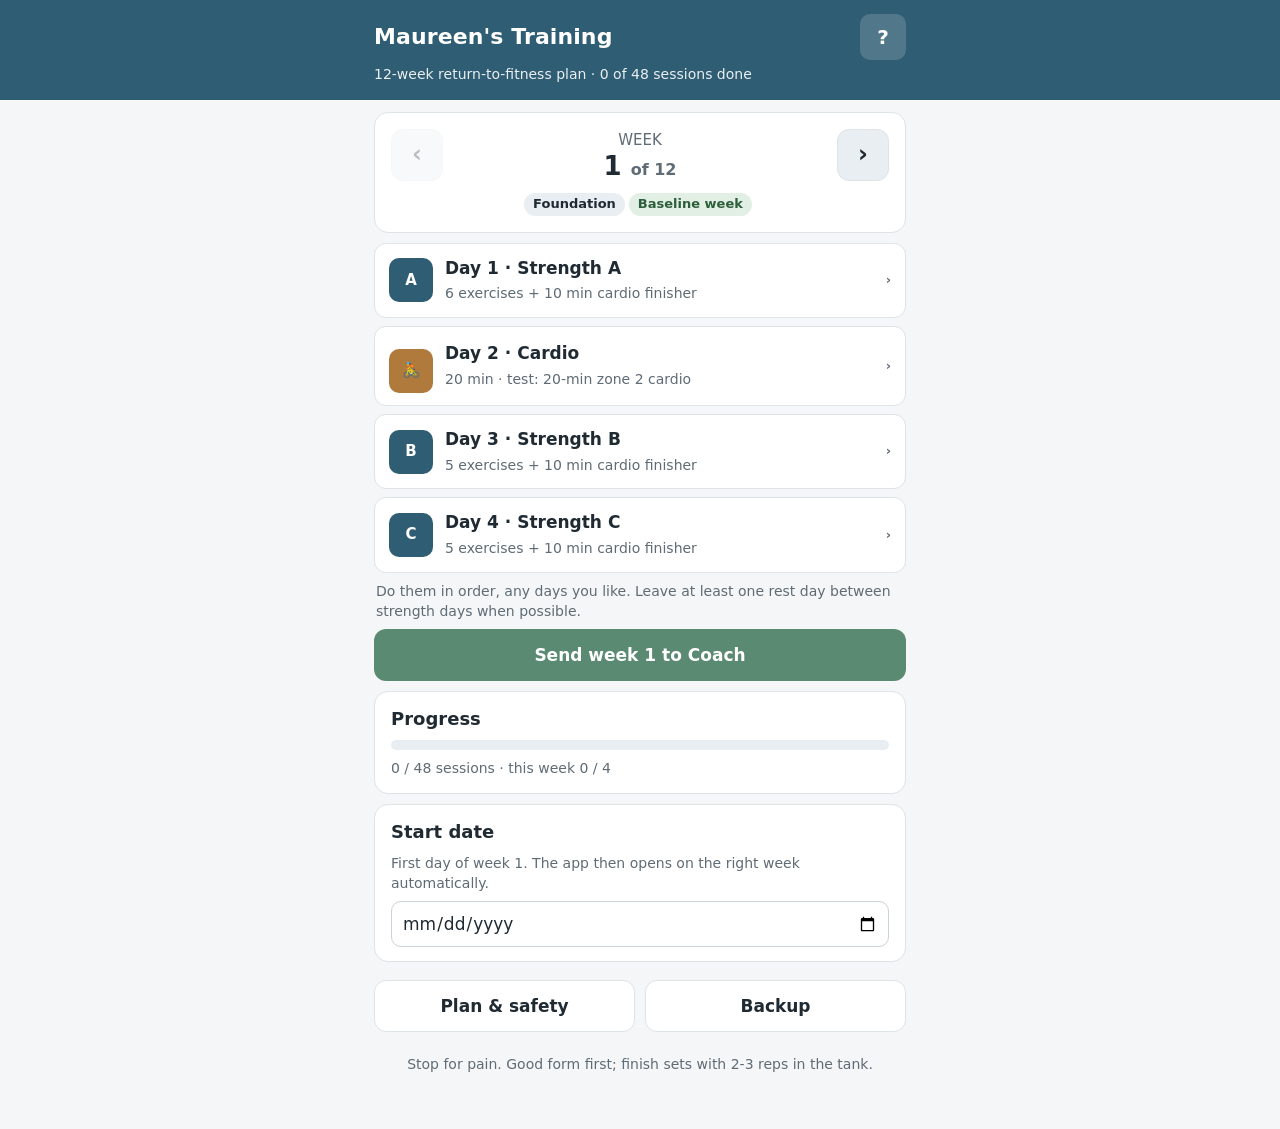
<file: maureen-tracker.html>
<!doctype html><html lang='en'><head><meta charset='utf-8'><meta name='robots' content='noindex, nofollow'><meta name='viewport' content='width=device-width,initial-scale=1,viewport-fit=cover'><meta name='theme-color' content='#2f5d73'><meta name='apple-mobile-web-app-capable' content='yes'><meta name='mobile-web-app-capable' content='yes'><meta name='apple-mobile-web-app-title' content='Maureen Fit'><title>Maureen's Training Tracker</title><link rel='icon' href='[data-uri]'><link rel='apple-touch-icon' href='[data-uri]'><style>:root{--bg:#f4f6f7;--card:#fff;--ink:#1f2a33;--muted:#5f6b75;--brand:#2f5d73;--brand2:#5b8a72;--brand-ink:#fff;--ok:#3f8f5f;--warn:#c58b1b;--hard:#b4564a;--line:#dde3e7;--soft:#e8eef1;--radius:14px}
*{box-sizing:border-box}
html{-webkit-text-size-adjust:100%}
body{margin:0;background:var(--bg);color:var(--ink);font:17px/1.45 system-ui,-apple-system,"Segoe UI",Roboto,Helvetica,Arial,sans-serif;padding-bottom:40px}
button,input,textarea,select{font:inherit;color:inherit}
button{cursor:pointer;touch-action:manipulation}
a{color:var(--brand)}
.wrap{max-width:560px;margin:0 auto;padding:0 14px}
header.top{background:var(--brand);color:#fff;padding:14px 0 16px;margin-bottom:12px}
header.top .row{display:flex;align-items:center;gap:10px}
header.top h1{font-size:22px;margin:0;line-height:1.2;flex:1;font-weight:700;letter-spacing:.1px}
header.top .sub{opacity:.9;font-size:14px;margin-top:4px}
.iconbtn{background:rgba(255,255,255,.16);border:0;color:#fff;border-radius:10px;min-width:46px;height:46px;font-size:20px;display:inline-flex;align-items:center;justify-content:center;text-decoration:none;font-weight:700}
.card{background:var(--card);border-radius:var(--radius);padding:14px 16px;margin:10px 0;border:1px solid var(--line)}
.card h2{margin:0 0 8px;font-size:18px;font-weight:700}
.card h3{margin:0;font-size:18px;line-height:1.25}
.muted{color:var(--muted);font-size:15px}
.small{font-size:14px}
.btn{display:flex;align-items:center;justify-content:center;gap:8px;width:100%;min-height:52px;border:0;border-radius:12px;background:var(--brand);color:var(--brand-ink);font-weight:700;font-size:17px;padding:10px 16px;margin:8px 0;text-decoration:none}
.btn:active{opacity:.85}
.btn.alt{background:var(--brand2)}
.btn.ghost{background:#fff;color:var(--ink);border:1px solid var(--line)}
.btn.green{background:var(--ok)}
.grid2{display:grid;grid-template-columns:1fr 1fr;gap:10px}
.weekpick{display:flex;align-items:center;gap:10px}
.weekpick .lbl{flex:1;text-align:center}
.weekpick .lbl b{display:block;font-size:26px;line-height:1.15}
.weekpick button{width:52px;height:52px;border-radius:12px;border:1px solid var(--line);background:var(--soft);font-size:24px;font-weight:700;color:var(--ink)}
.weekpick button:disabled{opacity:.3}
.badge{display:inline-block;padding:2px 9px;border-radius:999px;font-size:13px;font-weight:600;background:var(--soft);color:var(--ink);margin:2px 4px 2px 0}
.badge.deload{background:#e0ecf5;color:#24506b}.badge.retest{background:#f6e7d3;color:#7a4515}.badge.base{background:#e1efe4;color:#2d5e3b}
.sess{display:flex;align-items:center;gap:12px;width:100%;border:1px solid var(--line);background:#fff;border-radius:12px;padding:12px 14px;margin:8px 0;min-height:72px;text-decoration:none;color:inherit}
.sess .tag{flex:none;width:44px;height:44px;border-radius:10px;display:flex;align-items:center;justify-content:center;font-weight:800;font-size:15px;color:#fff;background:var(--brand)}
.sess .tag.cardio{background:#b07a3c}
.sess .t{flex:1}.sess .t b{font-size:17px;display:block}
.sess .st{font-size:13px;font-weight:700;color:var(--muted)}
.sess.done{border-color:var(--ok);background:#f3faf5}.sess.done .st{color:var(--ok)}
.bar{height:10px;background:var(--soft);border-radius:999px;overflow:hidden;margin:8px 0}
.bar>i{display:block;height:100%;background:var(--brand2);border-radius:999px;transition:width .4s}
.check{display:flex;align-items:flex-start;gap:12px;padding:9px 2px;border-bottom:1px solid var(--line)}
.check:last-child{border-bottom:0}
.check input{width:26px;height:26px;flex:none;accent-color:var(--ok);margin:0}
.ex.isdone{border-color:var(--ok);background:#f7fcf8}
.ex.test{border-left:4px solid var(--hard)}
.ex .head{display:flex;gap:10px;align-items:flex-start}
.ex .head .num{flex:none;width:30px;height:30px;border-radius:8px;background:var(--soft);color:var(--ink);display:flex;align-items:center;justify-content:center;font-weight:700;font-size:15px}
.ex .target{font-weight:700;font-size:17px;margin-top:4px;color:var(--ink);background:#eef4f7;border-radius:8px;padding:4px 8px;display:inline-block}
.ex .load{font-size:14px;color:var(--muted);margin-top:3px}
.ex .starnote{font-size:13px;color:#7a4515;margin-top:3px}
.howto{margin-top:8px}
.howto summary{list-style:none;font-weight:600;font-size:15px;padding:9px 12px;background:var(--soft);border-radius:10px;display:flex;align-items:center}
.howto summary::-webkit-details-marker{display:none}
.howto summary::before{content:"\203A";margin-right:8px;transition:transform .2s;display:inline-block;font-size:20px;line-height:1}
.howto[open] summary::before{transform:rotate(90deg)}
.howto .body{padding:8px 4px 2px;font-size:15px}
.sets{display:grid;gap:8px;margin-top:10px}
.set{display:grid;grid-template-columns:52px 1fr 1fr;gap:8px;align-items:center}
.set.one{grid-template-columns:52px 1fr}
.set>label{font-size:12px;font-weight:700;color:var(--muted)}
.set input,.cardio input,.cardio select,input.txt,textarea{width:100%;min-height:46px;border:1px solid #c9d2d8;border-radius:10px;padding:8px 10px;background:#fff;font-size:17px}
.set input:focus,.cardio input:focus,input.txt:focus,textarea:focus,.cardio select:focus{outline:2px solid var(--brand);border-color:var(--brand)}
.cardio{display:grid;grid-template-columns:1fr 1fr;gap:8px;margin-top:10px}
.cardio label{font-size:12px;font-weight:700;color:var(--muted);display:block;margin-bottom:3px}
.cardio .wide{grid-column:1/3}
textarea{min-height:84px;resize:vertical}
.donebox{display:flex;align-items:center;gap:10px;margin-top:10px;font-weight:600;font-size:15px}
.donebox input{width:24px;height:24px;accent-color:var(--ok);margin:0}
.feel{display:grid;grid-template-columns:repeat(3,1fr);gap:8px}
.feel button{min-height:52px;border-radius:10px;border:1px solid var(--line);background:#fff;font-size:16px;font-weight:700}
.feel button.on[data-v=EASY]{background:#e1efe4;border-color:var(--ok)}
.feel button.on[data-v=OK]{background:#f8eed6;border-color:var(--warn)}
.feel button.on[data-v=HARD]{background:#f6e0dc;border-color:var(--hard)}
pre.summary{white-space:pre-wrap;word-break:break-word;background:#1f2a33;color:#e6ecef;padding:12px;border-radius:10px;font-size:13px;line-height:1.4;max-height:50vh;overflow:auto}
.toast{position:fixed;left:50%;bottom:24px;transform:translateX(-50%);background:#1f2a33;color:#fff;padding:10px 16px;border-radius:999px;font-weight:600;z-index:50;opacity:0;transition:opacity .25s;pointer-events:none;font-size:15px}
.toast.show{opacity:1}
.rules details{background:#fff;border-radius:12px;margin:8px 0;border:1px solid var(--line)}
.rules summary{font-weight:700;font-size:17px;padding:14px;cursor:pointer}
.rules .item{padding:0 14px 10px;font-size:15px}
.rules .item b{display:block}
.rules details.safety{border:2px solid var(--hard)}
.saved{font-size:13px;color:var(--ok);font-weight:700;text-align:center;min-height:18px}
.sessnote{background:#f6efe3;border-radius:10px;padding:8px 12px;font-size:14px;margin-top:6px}
.row{display:flex;gap:10px;align-items:center}
.set.hdr{margin-bottom:-4px}.set.hdr label{font-size:12px;padding-left:4px}
</style></head><body><div id='app'></div><div id='toast' class='toast' role='status'></div><script>window.PERSON='maureen';window.SINGLE_FILE=true;window.PLANS={"maureen":{"id":"maureen","name":"Maureen","coachEmail":"justin.dodd@mail.grokbot.com","coachName":"Coach","title":"12-Week Return-to-Fitness Plan - Maureen","intro":"4 days per week (Day 1-4, any days you like): 3 full-body strength days + 1 cardio day, about 35-45 minutes. Strength days end with 10-15 min of easy bike or incline walking. Everything starts conservatively and adjusts week by week from your results.","targetHeader":"Target load / settings - suggested, adjust","warmup":[{"label":"1. Get warm (2-3 min)","text":"Easy bike or treadmill walk, gradually picking up the pace."},{"label":"2. Mobility (2 min)","text":"10 cat-cows, 10 bodyweight squats to the bench, 10 hip hinges (hands on hips, push hips back), 10 arm circles each way, 10 glute bridges."},{"label":"3. TRX rows (1 min, optional)","text":"8-10 easy TRX rows with the body fairly upright (walk the feet forward to make it harder). Warms up the upper back."},{"label":"4. Ramp-up set (1 min)","text":"Before the first exercise: 1 light set of 6-8 reps (lightest Bowflex setting or no weight) focusing on form."}],"cooldown":[{"label":"Cool-down (3-5 min)","text":"Easy walk, then gentle stretches held 20-30 sec, no bouncing: hip flexors (half-kneeling), hamstrings, glutes (figure-4), calves, chest in a doorway, child's pose."}],"sections":[{"title":"ABOUT THIS PLAN","items":[{"label":"Starting point","text":"Getting back into working out. Goals: toning and more energy. Current fitness is unknown, so the plan deliberately starts light and simple, and the targets adjust from your weekly results."},{"label":"Goal","text":"TONING: full-body strength (legs, glutes, back, arms, core) with good form and progressive load - small weight increases over time, mostly 10-15 reps per set. ENERGY: easy zone 2 cardio (bike, walking, incline walking) that leaves you feeling good, not wiped out."},{"label":"Targets adjust weekly","text":"Every target is a SUGGESTION. Week 1 is a BASELINE week: the weights, reps and cardio numbers you log become your starting point, and future targets are adjusted from what you send back each week (EASY / OK / HARD and your notes)."},{"label":"Phases","text":"Weeks 1-4: FOUNDATION (learn the movements, light loads, 2-3 sets; lighter deload week 4)\nWeeks 5-8: BUILD (3 sets, small load increases, longer cardio with incline; lighter deload week 8)\nWeeks 9-12: STRENGTHEN (slightly heavier sets of 8-10, gentle bike intervals; week 12 = RETEST week: 'see how far you've come' - rep and cardio benchmarks vs. week 1, NO one-rep max)."}]},{"title":"SCHEDULE","items":[{"label":"Days","text":"4 sessions per week, no fixed weekdays - do them in order: Day 1 Strength A, Day 2 Cardio, Day 3 Strength B, Day 4 Strength C. Each session takes about 35-45 minutes."},{"label":"Rest days","text":"Leave at least one rest day between strength days when possible (the cardio day can sit in between). Example: Mon Strength A, Tue Cardio, Thu Strength B, Sat Strength C. Missed a day? Just pick up where you left off - don't double up."},{"label":"Strength A (Day 1)","text":"Goblet squat | Incline push-up (bar in rack) | Lat pulldown | Glute bridge | Dead bug | 10-15 min easy cardio finisher."},{"label":"Cardio (Day 2)","text":"Zone 2 (conversational) bike or treadmill walk: 20-25 min to start, building to 35-40 min, adding incline walking from week 5 and gentle bike intervals in weeks 7 and 10."},{"label":"Strength B (Day 3)","text":"Romanian deadlift | Low cable row | Dumbbell overhead press (seated) | Split squat | Pallof press | 10-15 min easy cardio finisher."},{"label":"Strength C (Day 4)","text":"Hip thrust | Goblet squat with 2-sec pause | Landmine press (interim: one-arm Bowflex press until the Olympic bar arrives) | One-arm low cable row | Plank | 10-15 min easy cardio finisher."},{"label":"Session length (35-45 min)","text":"5-min warm-up + 20-25 min of strength (rest 60-90 sec between sets) + 10-15 min easy cardio finisher + a short cool-down. To save time, pair a lower-body and an upper-body exercise and alternate them."}]},{"title":"WARM-UP & COOL-DOWN","items":[{"label":"1. Get warm (2-3 min)","text":"Easy bike or treadmill walk, gradually picking up the pace."},{"label":"2. Mobility (2 min)","text":"10 cat-cows, 10 bodyweight squats to the bench, 10 hip hinges (hands on hips, push hips back), 10 arm circles each way, 10 glute bridges."},{"label":"3. TRX rows (1 min, optional)","text":"8-10 easy TRX rows with the body fairly upright (walk the feet forward to make it harder). Warms up the upper back."},{"label":"4. Ramp-up set (1 min)","text":"Before the first exercise: 1 light set of 6-8 reps (lightest Bowflex setting or no weight) focusing on form."},{"label":"Cool-down (3-5 min)","text":"Easy walk, then gentle stretches held 20-30 sec, no bouncing: hip flexors (half-kneeling), hamstrings, glutes (figure-4), calves, chest in a doorway, child's pose."}]},{"title":"HOW HARD SHOULD IT FEEL?","items":[{"label":"Strength: RPE 6-7","text":"Finish each set feeling like you could do 2-3 more good reps. Never train to failure. Slow, controlled reps: about 2-3 seconds down, controlled up, breathe out on the effort (don't hold your breath)."},{"label":"EASY / OK / HARD","text":"EASY = could have done 4+ more reps, form solid. OK = 2-3 reps left (the target). HARD = only 0-1 reps left or form got shaky. Circle one for each session - it drives next week's targets."},{"label":"Cardio: Zone 2","text":"Talk test: you can speak in full sentences (about 3-5 out of 10 effort). 'Moderate' on interval days = short phrases only (about 6/10). Never all-out."},{"label":"Effort scale (1-10)","text":"1-2 very easy, 3-4 easy/conversational, 5-6 moderate, 7-8 hard, 9-10 all-out (never in this plan)."}]},{"title":"PROGRESSION RULES (small steps)","items":[{"label":"How it works","text":"Each exercise has a rep target (e.g., 3 x 10-12). Keep the same weight until ALL sets feel EASY at the top of the range with good form, then add one small step next time (2.5 lb on the Bowflex, 5 lb on the cable machine). If a set is HARD or form slips, stay at that weight (or go lighter)."},{"label":"Starting weights","text":"All weights are ESTIMATES for week 1, aimed at RPE 6-7. Dumbbell work uses the Bowflex SelectTech 52 (5-52.5 lb per hand, 2.5 lb steps): goblet squat 15 lb, RDL 15 lb each hand, overhead press 5 lb each hand, split squat bodyweight then 5-10 lb each hand. Hip thrust and glute bridge start with the 25 lb dumbbell. Cable weights = plates loaded on the machine."},{"label":"Week 1 rule","text":"If you get 15+ reps EASILY, go up one step on the next set or session. If you can't do 10 reps with good form, go down one step. Write down what you actually used - that becomes your real starting weight."},{"label":"Weight steps","text":"Bowflex: 2.5 lb steps per dumbbell, so no extra small plates are needed. Cable machine: plates come in 5/10/25/45 lb, so cable steps are 5 lb. Hip thrust moves 25 lb dumbbell -> 30 lb bar (padded) -> Bowflex 35-40 lb -> 45 lb dumbbell."},{"label":"Cable machines","text":"Lat pulldown and low cable row start at 10 lb loaded (expected range 10-20), one-arm cable row at 5 lb (5-10), Pallof press at 5 lb. The empty carriage has some resistance of its own. Plates are 5/10/25/45 lb, so add 5 lb when all sets are EASY."},{"label":"Bodyweight moves","text":"Incline push-ups start with the rack bar at about waist/hip height and get harder by lowering the bar one hole when 3 x 12 feels EASY. Planks (start ~20-30 sec) and dead bugs progress with time/reps; split squats are bodyweight in weeks 1-2 (hold the TRX handles or the rack for balance), then 5-10 lb Bowflex in each hand."},{"label":"Cardio","text":"Add a few minutes each week (20 -> 40 min), then a little treadmill incline (weeks 5-6, 9) and gentle 1-min bike intervals (weeks 7 and 10). Stay conversational except during the short moderate intervals."},{"label":"Deload weeks 4 and 8","text":"Lighter on purpose: 2 sets instead of 3 and/or lighter weights, shorter cardio. Lets your body catch up so you come back stronger. Don't skip them and don't make them harder."},{"label":"Week 12 - retest","text":"Light strength sessions plus the same tests as week 1: max clean incline push-ups at the same bar height, longest good-form plank, and the 20-minute cardio test on the same machine and settings. Also compare your week-2 and week-11 weights on the Progress Log. NO one-rep max tests."},{"label":"Targets","text":"Targets in the plan are SUGGESTIONS ONLY. Your weekly results (weights, reps, EASY/OK/HARD and notes) decide the next week's targets."}]},{"title":"SAFETY","items":[{"label":"Health check","text":"If anything changes (new pain, illness, injury, pregnancy, new medication), check with a doctor before continuing."},{"label":"Stop for pain","text":"Stop the exercise for sharp pain or any joint pain (knees, back, hips, shoulders, wrists). Normal muscle burn and mild soreness 1-2 days later are OK; pain is not. Skip that move and tell Coach."},{"label":"Warning signs","text":"Stop immediately and seek medical help for chest pain or pressure, dizziness or light-headedness, unusual shortness of breath, irregular heartbeat, or feeling faint."},{"label":"Form first","text":"If form breaks down, end the set. Leave 2-3 reps in the tank. Slow and controlled - no bouncing, jerking or swinging."},{"label":"No max testing","text":"No one-rep max (1RM) tests. Progress is measured with reps, holds, weights used for sets, and cardio time/distance."},{"label":"Rack safeties set","text":"Keep the power rack safeties set (pins locked) for incline push-ups and whenever a bar is in the rack."},{"label":"Bowflex dials","text":"Only turn the dials with the dumbbell sitting fully in its tray, and set BOTH ends to the same number before lifting it straight up. Put it all the way back in the tray before changing the weight. Never drop it."},{"label":"Recovery","text":"Sleep 7-9 hours, drink water before/during/after, eat protein at each meal. Mild soreness is normal early on - an easy walk helps."},{"label":"Environment","text":"Clear floor space, stable shoes, collars on the bar, no loose plates on the floor, treadmill safety clip attached."}]},{"title":"EQUIPMENT NOTES (updated Oct 23, 2026)","items":[{"label":"Bowflex SelectTech 52","text":"Adjustable dumbbells, 5-52.5 lb per hand in 2.5 lb steps. Used for goblet squats, RDLs, split squats, the overhead press, the interim one-arm press and hip thrusts in weeks 9-10. Turn the dials only with the dumbbell in its tray, and set both ends to the same number."},{"label":"Fixed dumbbells 25 and 45 lb","text":"25 lb: hip thrust and glute bridge from week 1. 45 lb: hip thrust in week 11 (padded)."},{"label":"2-inch plate-loaded handles (9 lb each)","text":"Not needed in this plan - the Bowflex covers all dumbbell work. Backup only: 9 lb handle + plates."},{"label":"Olympic plates","text":"2 x 45, 2 x 25, 8 x 10, 4 x 5 lb. Used on the lat pulldown / low row (5 lb steps). No 2.5 lb plates are needed - the Bowflex handles the small steps."},{"label":"CAP Boss Olympic bar (on order)","text":"For the landmine press once it arrives. Until then, do the interim half-kneeling one-arm Bowflex press."},{"label":"Old 30 lb bar","text":"Hip thrust (padded with a towel or pad, no plates) from week 5. Only use it in the landmine if its sleeve is 2-inch and fits the landmine - not known yet, so check first."},{"label":"15 lb EZ curl bar","text":"Not used in this plan (optional curls later)."},{"label":"Mikolo F4 power rack","text":"Safeties set for incline push-ups (bar on the J-hooks at waist/hip height). Lat pulldown / low row: pulldown, rows and the Pallof press. Landmine: once the Olympic bar arrives. Dip handles: not used."},{"label":"TRX straps","text":"Warm-up rows, an alternative to the low cable row, and balance support for squats and split squats in the early weeks. Anchor them securely and check the straps before each use."},{"label":"Flat bench","text":"Hip thrust support, seated overhead press, squat depth target."},{"label":"Indoor bike + treadmill","text":"Cardio day and the 10-15 min finisher after strength days. Note the machine, speed/incline or resistance each time so progress is comparable."}]},{"title":"SUGGESTED PURCHASES","items":[{"label":"Hip thrust pad or folded towel","text":"For comfort when the 30 lb bar, Bowflex or 45 lb dumbbell sits on the hips (weeks 5-12). Nothing else is needed."}]}],"guide":[{"name":"Cat-cow (warm-up)","day":"Warm-up","how":"On hands and knees. Slowly round the back up toward the ceiling (cat), then let the belly drop and lift the chest (cow). Move with your breath, 10 slow reps."},{"name":"Hip hinge drill (warm-up)","day":"Warm-up","how":"Hands on hips, soft knees. Push the hips straight back until you feel the back of the legs stretch, keep a flat back, then stand tall by squeezing the glutes. This is the RDL pattern."},{"name":"Goblet squat","day":"A + C","how":"Hold one Bowflex dumbbell vertically by one end against the chest with both hands. Feet about shoulder width, toes slightly out. Sit down between the heels as deep as you comfortably can with the chest up and heels down (touch the bench first if helpful; hold the TRX handles for balance in the first weeks if needed), then stand tall. Day C version: pause 2 sec at the bottom. Start: 15 lb."},{"name":"Incline push-up (bar in rack)","day":"Strength A","how":"Set the bar on the J-hooks or safeties at hip height (pins locked). Hands a bit wider than shoulders, walk the feet back until the body is a straight line. Lower the chest to the bar, push away. Lower the bar one hole when 12 reps feel EASY on all sets. Higher bar = easier. Start with the bar at about waist/hip height."},{"name":"Lat pulldown","day":"Strength A","how":"Grip a little wider than shoulders, thighs under the pad if there is one. Sit tall, pull the bar to the upper chest by driving the elbows down and back, without leaning way back or yanking. Let it rise slowly. Start: 10 lb loaded."},{"name":"Glute bridge","day":"Strength A","how":"Lie on your back, knees bent, feet flat and hip-width. Ribs down, push through the heels and squeeze the glutes until knees, hips and shoulders line up; pause and lower. Start with the 25 lb dumbbell across the hips. Single-leg (weeks 9-11): one foot lifted, bodyweight."},{"name":"Dead bug","day":"Strength A","how":"Lie on your back, arms reaching to the ceiling, knees bent at 90 degrees over the hips. Press the low back gently into the floor. Slowly reach the opposite arm and leg out while breathing out, return, switch."},{"name":"Romanian deadlift (RDL)","day":"Strength B","how":"Stand tall with a Bowflex dumbbell in each hand at the thighs. Soft knees, push the hips back, let the dumbbells slide down the thighs to just below the knees with a flat back and neck in line, then stand by squeezing the glutes. Feel it in the hamstrings, not the low back. Start: 15 lb in each hand."},{"name":"Low cable row","day":"Strength B","how":"Sit tall with a slight knee bend, chest up. Pull the handle to the belly while squeezing the shoulder blades together, then let the arms straighten slowly without rounding forward. Start: 10 lb loaded."},{"name":"Dumbbell overhead press (seated)","day":"Strength B","how":"Sit tall on the bench, feet flat, ribs down. Bowflex dumbbells at shoulder height, palms facing forward or in. Press straight up until the arms are by the ears, lower slowly. No arching the low back. Start: 5 lb in each hand; +2.5 lb when EASY."},{"name":"Split squat","day":"Strength B","how":"Long stance, feet hip-width apart (like train tracks, not a tightrope). Lower the back knee gently toward the floor, front knee over the middle of the foot, torso tall, push through the front heel to rise. Weeks 1-2: bodyweight, holding the TRX handles (or the rack) for balance. Then 5-10 lb Bowflex in each hand. Do all reps, then switch legs."},{"name":"Pallof press (low row cable)","day":"Strength B","how":"Kneel tall or stand side-on to the low-row cable with the handle at the middle of the chest. Brace and press the handle straight out, hold 2 sec without letting the cable twist you, bring it back. All reps one side, then turn around. Substitute: side plank on the knees, 2 x 15-20 sec/side. Start: 5 lb on the cable."},{"name":"Hip thrust (shoulders on bench)","day":"Strength C","how":"Sit on the floor with the upper back against the long side of the bench, knees bent, feet flat. Weight across the hip crease on a pad or folded towel. Chin tucked, drive through the heels to lift the hips until level with knees and shoulders, squeeze 1 sec, lower under control. Start: 25 lb dumbbell; 30 lb bar once 3 x 15 feels EASY; then Bowflex 35-40 lb and the 45 lb dumbbell."},{"name":"Landmine press (interim: one-arm DB press)","day":"Strength C","how":"INTERIM until the CAP Olympic bar arrives: half-kneeling one-arm Bowflex press - kneel on the same-side knee as the working arm, dumbbell at the shoulder, press up and slightly forward, ribs down, glutes tight. Start: 7.5 lb. Once the Olympic bar is here: landmine press with the empty bar, both hands for 4 weeks, then one arm. Only use the old 30 lb bar in the landmine if its 2-inch sleeve fits (unknown - check first)."},{"name":"TRX row","day":"Warm-up","how":"Hold the TRX handles, arms straight, body in a straight line and leaning back. Pull the chest up to the hands, squeeze the shoulder blades, lower slowly. More upright = easier; walk the feet forward to make it harder. Warm-up or an alternative to the low cable row."},{"name":"Bowflex SelectTech 52 - setting the weight","day":"Equipment","how":"With the dumbbell sitting fully in its tray, turn BOTH end dials to the same number, then lift it straight up. Return it fully to the tray before changing the weight. Never drop it or turn the dials while it is out of the tray."},{"name":"One-arm low cable row","day":"Strength C","how":"Single handle on the low-row cable. Seated or half-kneeling, pull to the hip, squeeze the shoulder blade back, slow return. All reps, then switch arms. Start: 5 lb."},{"name":"Plank","day":"Strength C","how":"Forearms on the floor under the shoulders, body straight from head to heels, glutes and belly tight, keep breathing. Knees down to make it easier. End the set when the hips sag or the low back arches. Start: about 20-30 sec."},{"name":"Zone 2 cardio (bike or treadmill walk)","day":"Cardio","how":"Easy, steady effort where you can speak in full sentences (about 3-5/10). Warm up 3-5 min, cool down 3-5 min. Log minutes, machine, speed/incline or resistance, and effort 1-10 so progress is comparable week to week."},{"name":"Incline walk","day":"Cardio","how":"Treadmill walk at an easy pace with 2-8% incline. Stand tall; hold the rails only for balance, not to lean on. Lower the incline if calves or shins complain."},{"name":"Gentle bike intervals","day":"Cardio","how":"After an easy warm-up, alternate 1 min moderate (about 6/10, short phrases only) with 2 min easy. Never all-out. Finish with easy pedaling."},{"name":"Cardio finisher","day":"A + B + C","how":"After strength days: 10-15 min of easy bike or incline treadmill walking (zone 2). Log minutes, machine, setting and effort."},{"name":"Benchmark tests (week 1 and week 12)","day":"Tests","how":"Max clean incline push-ups at the same bar hole, longest good-form plank, and a 20-min zone 2 cardio test on the same machine and settings (record distance and effort). Stop every test 1-2 reps before form breaks. No one-rep maxes."}],"weeks":[{"week":1,"phase":"Foundation - BASELINE WEEK","sessions":[{"num":1,"day":"Day 1","type":"Strength A","exercises":[{"name":"Goblet squat","sets":2,"reps":"10-12","target":"15 lb (Bowflex, one dumbbell)","cue":"BASELINE: starting weights are estimates - if 15+ reps are EASY go up one step next set/session; if you can't do 10 with good form, go down one step. Hold one Bowflex dumbbell vertically by one end at the chest. Feet shoulder width, sit down between the heels to a comfortable depth (touch the bench at first if needed), chest up, stand tall. All sets EASY at the top of the range -> add one step next time (2.5 lb on the Bowflex, 5 lb on the cable). HARD or form slips -> stay or go lighter. Depth tricky? Hold the TRX handles lightly for balance.","guide":2,"kind":"strength","load":"lb","test":false,"weight":15},{"name":"Incline push-up (bar in rack)","sets":1,"reps":"8-10","target":"Rack bar at waist/hip height - write hole #","cue":"BASELINE: starting weights are estimates - if 15+ reps are EASY go up one step next set/session; if you can't do 10 with good form, go down one step. Bar set in the rack at waist/hip height, safeties set. Body in one straight line, lower chest to the bar, push away. Higher bar = easier.","guide":3,"kind":"strength","load":"hole","test":false},{"name":"BASELINE TEST: Incline push-ups - max clean reps","sets":1,"reps":"Max good-form reps","target":"Same bar height - write hole #","cue":"One set: stop 1-2 reps before form breaks (hips sag or you can't touch the bar). Write reps AND bar hole #. Compared in week 12.","guide":3,"kind":"strength","load":"hole","test":true},{"name":"Lat pulldown","sets":2,"reps":"10-12","target":"10 lb on the machine (range 10-20)","cue":"BASELINE: starting weights are estimates - if 15+ reps are EASY go up one step next set/session; if you can't do 10 with good form, go down one step. Grip a little wider than shoulders, sit tall, pull the bar to the upper chest by driving elbows down, no leaning back or yanking, 2-sec return. All sets EASY at the top of the range -> add one step next time (2.5 lb on the Bowflex, 5 lb on the cable). HARD or form slips -> stay or go lighter.","guide":4,"kind":"strength","load":"lb","test":false,"weight":10},{"name":"Glute bridge","sets":2,"reps":"15","target":"25 lb dumbbell across hips","cue":"Lie on your back, knees bent, feet flat. Ribs down, push through the heels, squeeze the glutes until knees-hips-shoulders line up, lower slowly.","guide":5,"kind":"strength","load":"lb","test":false,"weight":25},{"name":"Dead bug (core)","sets":2,"reps":"6/side","target":"Bodyweight","cue":"Low back stays gently pressed to the floor. Slowly reach opposite arm and leg out while breathing out, return, switch. Slow beats fast.","guide":6,"kind":"strength","load":"none","test":false},{"name":"Cardio finisher: easy bike or incline walk","sets":1,"reps":"10 min","target":"Zone 2 - easy, can talk in full sentences","cue":"Bike (light resistance) or treadmill walk at 2-6% incline. Log minutes, machine, setting and effort (1-10). Should feel easy - about 3-4/10.","guide":21,"kind":"cardio","load":"none","test":false}],"dayIndex":1},{"num":2,"day":"Day 2","type":"Cardio","exercises":[{"name":"BASELINE TEST: 20-min zone 2 cardio","sets":1,"reps":"20 min","target":"Bike OR treadmill walk - note machine, setting, distance","cue":"Pick ONE machine for your test. Easy steady pace you could hold a conversation at. Write machine, speed/incline or resistance, DISTANCE and effort (1-10). Repeated exactly in week 12.","guide":18,"kind":"cardio","load":"none","test":true}],"dayIndex":2},{"num":3,"day":"Day 3","type":"Strength B","exercises":[{"name":"Romanian deadlift (RDL)","sets":2,"reps":"10-12","target":"15 lb each hand (Bowflex)","cue":"BASELINE: starting weights are estimates - if 15+ reps are EASY go up one step next set/session; if you can't do 10 with good form, go down one step. Stand tall with a Bowflex dumbbell in each hand at the thighs. Soft knees, push hips BACK, weight slides down the thighs to just below the knees with a flat back, stand by squeezing glutes. All sets EASY at the top of the range -> add one step next time (2.5 lb on the Bowflex, 5 lb on the cable). HARD or form slips -> stay or go lighter.","guide":7,"kind":"strength","load":"lb","test":false,"weight":15},{"name":"Low cable row","sets":2,"reps":"10-12","target":"10 lb on the machine (range 10-20)","cue":"BASELINE: starting weights are estimates - if 15+ reps are EASY go up one step next set/session; if you can't do 10 with good form, go down one step. Sit tall, slight knee bend. Pull the handle to the belly, squeeze shoulder blades together, 2-sec return without rounding forward. Alternative: TRX row. All sets EASY at the top of the range -> add one step next time (2.5 lb on the Bowflex, 5 lb on the cable). HARD or form slips -> stay or go lighter.","guide":8,"kind":"strength","load":"lb","test":false,"weight":10},{"name":"Dumbbell overhead press (seated)","sets":2,"reps":"10-12","target":"5 lb each hand (Bowflex)","cue":"BASELINE: starting weights are estimates - if 15+ reps are EASY go up one step next set/session; if you can't do 10 with good form, go down one step. Sit tall on the bench, ribs down, glutes squeezed. Dumbbells at the shoulders, press up until arms are by the ears, lower slowly. No arching the low back.","guide":9,"kind":"strength","load":"lb","test":false,"weight":5},{"name":"Split squat","sets":2,"reps":"8/leg","target":"Bodyweight, TRX-assisted (or hold the rack)","cue":"Long stance, feet hip width (like train tracks). Lower the back knee gently toward the floor, front knee over the middle of the foot, push through the front heel. Hold the rack for balance as needed.","guide":10,"kind":"strength","load":"lb","test":false},{"name":"Pallof press (low row cable)","sets":2,"reps":"8/side","target":"5 lb on the cable, tall-kneeling","cue":"Stand or kneel side-on to the low-row cable, handle at the chest. Press straight out, hold 2 sec without letting the cable twist you, bring back. Do all reps, then face the other way. If the cable can't be pulled sideways safely, do a side plank on the knees instead.","guide":11,"kind":"strength","load":"lb","test":false,"weight":5},{"name":"Cardio finisher: easy bike or incline walk","sets":1,"reps":"10 min","target":"Zone 2 - easy, can talk in full sentences","cue":"Bike (light resistance) or treadmill walk at 2-6% incline. Log minutes, machine, setting and effort (1-10). Should feel easy - about 3-4/10.","guide":21,"kind":"cardio","load":"none","test":false}],"dayIndex":3},{"num":4,"day":"Day 4","type":"Strength C","exercises":[{"name":"Hip thrust (shoulders on bench)","sets":2,"reps":"12","target":"25 lb dumbbell across hips","cue":"BASELINE: starting weights are estimates - if 15+ reps are EASY go up one step next set/session; if you can't do 10 with good form, go down one step. Upper back on the long side of the bench, feet flat, chin tucked. Drive through the heels until hips are level with knees and shoulders, squeeze 1 sec, lower. Pad the bar with a folded towel.","guide":12,"kind":"strength","load":"lb","test":false,"weight":25},{"name":"Goblet squat - 2-sec pause","sets":2,"reps":"10","target":"15 lb (Bowflex, one dumbbell)","cue":"Lighter second squat day: same goblet squat, pause 2 seconds at the bottom staying tight, then stand.","guide":2,"kind":"strength","load":"lb","test":false,"weight":15},{"name":"Landmine press (interim: one-arm DB press)","sets":2,"reps":"10-12/arm","target":"7.5 lb Bowflex, one arm, half-kneeling","cue":"BASELINE: starting weights are estimates - if 15+ reps are EASY go up one step next set/session; if you can't do 10 with good form, go down one step. Interim until the CAP Olympic bar arrives: half-kneeling one-arm Bowflex press - dumbbell at the shoulder, press up and slightly forward, ribs down, no leaning. Once the Olympic bar is here, switch to the landmine press (empty bar: both hands weeks 1-4, then one arm). Only use the old 30 lb bar in the landmine if its sleeve is 2-inch and fits - not known yet, so check first.","guide":13,"kind":"strength","load":"lb","test":false,"weight":7.5},{"name":"One-arm low cable row","sets":2,"reps":"10/arm","target":"5 lb on the cable (range 5-10)","cue":"Seated or half-kneeling at the low-row station with a single handle. Pull to the hip, squeeze the shoulder blade back, slow return. Do all reps, then switch arms.","guide":16,"kind":"strength","load":"lb","test":false,"weight":5},{"name":"BASELINE TEST: Plank - longest good-form hold","sets":1,"reps":"Max good-form sec","target":"Forearm plank (~20-30 sec expected; knees down OK - note it)","cue":"Forearms down, body straight, glutes and belly tight, keep breathing. Stop when hips sag or the low back arches. Write seconds. Compared in week 12.","guide":17,"kind":"strength","load":"none","test":true},{"name":"Cardio finisher: easy bike or incline walk","sets":1,"reps":"10 min","target":"Zone 2 - easy, can talk in full sentences","cue":"Bike (light resistance) or treadmill walk at 2-6% incline. Log minutes, machine, setting and effort (1-10). Should feel easy - about 3-4/10.","guide":21,"kind":"cardio","load":"none","test":false}],"dayIndex":4}],"deload":false,"retest":false,"baseline":true},{"week":2,"phase":"Foundation","sessions":[{"num":5,"day":"Day 1","type":"Strength A","exercises":[{"name":"Goblet squat","sets":3,"reps":"12","target":"15 lb","cue":"Hold one Bowflex dumbbell vertically by one end at the chest. Feet shoulder width, sit down between the heels to a comfortable depth (touch the bench at first if needed), chest up, stand tall. All sets EASY at the top of the range -> add one step next time (2.5 lb on the Bowflex, 5 lb on the cable). HARD or form slips -> stay or go lighter. Depth tricky? Hold the TRX handles lightly for balance.","guide":2,"kind":"strength","load":"lb","test":false,"weight":15},{"name":"Incline push-up (bar in rack)","sets":3,"reps":"8-12","target":"Same height as week 1","cue":"Straight body, chest to the bar, elbows about 45 degrees from the body. When all sets reach 12 EASY reps, lower the bar one hole next week.","guide":3,"kind":"strength","load":"hole","test":false},{"name":"Lat pulldown","sets":3,"reps":"12","target":"10 lb (15 if week 1 was EASY)","cue":"Grip a little wider than shoulders, sit tall, pull the bar to the upper chest by driving elbows down, no leaning back or yanking, 2-sec return. All sets EASY at the top of the range -> add one step next time (2.5 lb on the Bowflex, 5 lb on the cable). HARD or form slips -> stay or go lighter.","guide":4,"kind":"strength","load":"lb","test":false,"weight":10},{"name":"Glute bridge","sets":2,"reps":"15","target":"25 lb dumbbell across hips","cue":"Lie on your back, knees bent, feet flat. Ribs down, push through the heels, squeeze the glutes until knees-hips-shoulders line up, lower slowly.","guide":5,"kind":"strength","load":"lb","test":false,"weight":25},{"name":"Dead bug (core)","sets":2,"reps":"6/side","target":"Bodyweight","cue":"Low back stays gently pressed to the floor. Slowly reach opposite arm and leg out while breathing out, return, switch. Slow beats fast.","guide":6,"kind":"strength","load":"none","test":false},{"name":"Cardio finisher: easy bike or incline walk","sets":1,"reps":"10 min","target":"Zone 2 - easy, can talk in full sentences","cue":"Bike (light resistance) or treadmill walk at 2-6% incline. Log minutes, machine, setting and effort (1-10). Should feel easy - about 3-4/10.","guide":21,"kind":"cardio","load":"none","test":false}],"dayIndex":1},{"num":6,"day":"Day 2","type":"Cardio","exercises":[{"name":"Zone 2 cardio","sets":1,"reps":"22 min","target":"Bike or treadmill walk, easy pace","cue":"Talk test: you can speak in full sentences. Effort about 4/10. Same pace or a touch faster than week 1.","guide":18,"kind":"cardio","load":"none","test":false}],"dayIndex":2},{"num":7,"day":"Day 3","type":"Strength B","exercises":[{"name":"Romanian deadlift (RDL)","sets":3,"reps":"12","target":"15 lb each hand","cue":"Stand tall with a Bowflex dumbbell in each hand at the thighs. Soft knees, push hips BACK, weight slides down the thighs to just below the knees with a flat back, stand by squeezing glutes. All sets EASY at the top of the range -> add one step next time (2.5 lb on the Bowflex, 5 lb on the cable). HARD or form slips -> stay or go lighter.","guide":7,"kind":"strength","load":"lb","test":false,"weight":15},{"name":"Low cable row","sets":3,"reps":"12","target":"10 lb (15 if week 1 was EASY)","cue":"Sit tall, slight knee bend. Pull the handle to the belly, squeeze shoulder blades together, 2-sec return without rounding forward. Alternative: TRX row. All sets EASY at the top of the range -> add one step next time (2.5 lb on the Bowflex, 5 lb on the cable). HARD or form slips -> stay or go lighter.","guide":8,"kind":"strength","load":"lb","test":false,"weight":10},{"name":"Dumbbell overhead press (seated)","sets":3,"reps":"10-12","target":"5 lb each hand","cue":"Sit tall on the bench, ribs down, glutes squeezed. Dumbbells at the shoulders, press up until arms are by the ears, lower slowly. No arching the low back.","guide":9,"kind":"strength","load":"lb","test":false,"weight":5},{"name":"Split squat","sets":2,"reps":"10/leg","target":"Bodyweight (TRX-assisted if needed)","cue":"Long stance, feet hip width (like train tracks). Lower the back knee gently toward the floor, front knee over the middle of the foot, push through the front heel. Hold the rack for balance as needed.","guide":10,"kind":"strength","load":"lb","test":false},{"name":"Pallof press (low row cable)","sets":2,"reps":"8/side","target":"5 lb on the cable, tall-kneeling","cue":"Stand or kneel side-on to the low-row cable, handle at the chest. Press straight out, hold 2 sec without letting the cable twist you, bring back. Do all reps, then face the other way. If the cable can't be pulled sideways safely, do a side plank on the knees instead.","guide":11,"kind":"strength","load":"lb","test":false,"weight":5},{"name":"Cardio finisher: easy bike or incline walk","sets":1,"reps":"10 min","target":"Zone 2 - easy, can talk in full sentences","cue":"Bike (light resistance) or treadmill walk at 2-6% incline. Log minutes, machine, setting and effort (1-10). Should feel easy - about 3-4/10.","guide":21,"kind":"cardio","load":"none","test":false}],"dayIndex":3},{"num":8,"day":"Day 4","type":"Strength C","exercises":[{"name":"Hip thrust (shoulders on bench)","sets":3,"reps":"15","target":"25 lb dumbbell","cue":"Upper back on the long side of the bench, feet flat, chin tucked. Drive through the heels until hips are level with knees and shoulders, squeeze 1 sec, lower. Pad the bar with a folded towel.","guide":12,"kind":"strength","load":"lb","test":false,"weight":25},{"name":"Goblet squat - 2-sec pause","sets":2,"reps":"10","target":"15 lb","cue":"Lighter second squat day: same goblet squat, pause 2 seconds at the bottom staying tight, then stand.","guide":2,"kind":"strength","load":"lb","test":false,"weight":15},{"name":"Landmine press (interim: one-arm DB press)","sets":3,"reps":"10-12/arm","target":"7.5 lb Bowflex, one arm, half-kneeling","cue":"Interim until the CAP Olympic bar arrives: half-kneeling one-arm Bowflex press - dumbbell at the shoulder, press up and slightly forward, ribs down, no leaning. Once the Olympic bar is here, switch to the landmine press (empty bar: both hands weeks 1-4, then one arm). Only use the old 30 lb bar in the landmine if its sleeve is 2-inch and fits - not known yet, so check first.","guide":13,"kind":"strength","load":"lb","test":false,"weight":7.5},{"name":"One-arm low cable row","sets":2,"reps":"10/arm","target":"5 lb","cue":"Seated or half-kneeling at the low-row station with a single handle. Pull to the hip, squeeze the shoulder blade back, slow return. Do all reps, then switch arms.","guide":16,"kind":"strength","load":"lb","test":false,"weight":5},{"name":"Plank (core)","sets":2,"reps":"20-30 sec","target":"Forearm plank","cue":"Body straight head to heels, glutes and belly tight, breathe. Stop the set when hips sag. Too hard: knees down.","guide":17,"kind":"strength","load":"none","test":false},{"name":"Cardio finisher: easy bike or incline walk","sets":1,"reps":"10 min","target":"Zone 2 - easy, can talk in full sentences","cue":"Bike (light resistance) or treadmill walk at 2-6% incline. Log minutes, machine, setting and effort (1-10). Should feel easy - about 3-4/10.","guide":21,"kind":"cardio","load":"none","test":false}],"dayIndex":4}],"deload":false,"retest":false,"baseline":false},{"week":3,"phase":"Foundation","sessions":[{"num":9,"day":"Day 1","type":"Strength A","exercises":[{"name":"Goblet squat","sets":3,"reps":"12","target":"17.5 lb (15 if week 2 felt HARD)","cue":"Hold one Bowflex dumbbell vertically by one end at the chest. Feet shoulder width, sit down between the heels to a comfortable depth (touch the bench at first if needed), chest up, stand tall. All sets EASY at the top of the range -> add one step next time (2.5 lb on the Bowflex, 5 lb on the cable). HARD or form slips -> stay or go lighter.","guide":2,"kind":"strength","load":"lb","test":false,"weight":17.5},{"name":"Incline push-up (bar in rack)","sets":3,"reps":"8-12","target":"Same height (1 hole lower if 3x12 EASY)","cue":"Straight body, chest to the bar, elbows about 45 degrees from the body. When all sets reach 12 EASY reps, lower the bar one hole next week.","guide":3,"kind":"strength","load":"hole","test":false},{"name":"Lat pulldown","sets":3,"reps":"12","target":"15 lb","cue":"Grip a little wider than shoulders, sit tall, pull the bar to the upper chest by driving elbows down, no leaning back or yanking, 2-sec return. All sets EASY at the top of the range -> add one step next time (2.5 lb on the Bowflex, 5 lb on the cable). HARD or form slips -> stay or go lighter.","guide":4,"kind":"strength","load":"lb","test":false,"weight":15},{"name":"Glute bridge","sets":2,"reps":"15","target":"25 lb dumbbell across hips","cue":"Lie on your back, knees bent, feet flat. Ribs down, push through the heels, squeeze the glutes until knees-hips-shoulders line up, lower slowly.","guide":5,"kind":"strength","load":"lb","test":false,"weight":25},{"name":"Dead bug (core)","sets":2,"reps":"8/side","target":"Bodyweight","cue":"Low back stays gently pressed to the floor. Slowly reach opposite arm and leg out while breathing out, return, switch. Slow beats fast.","guide":6,"kind":"strength","load":"none","test":false},{"name":"Cardio finisher: easy bike or incline walk","sets":1,"reps":"10 min","target":"Zone 2 - easy, can talk in full sentences","cue":"Bike (light resistance) or treadmill walk at 2-6% incline. Log minutes, machine, setting and effort (1-10). Should feel easy - about 3-4/10.","guide":21,"kind":"cardio","load":"none","test":false}],"dayIndex":1},{"num":10,"day":"Day 2","type":"Cardio","exercises":[{"name":"Zone 2 cardio","sets":1,"reps":"25 min","target":"Bike or treadmill walk, easy pace","cue":"Talk test. If it was EASY last week, add a little speed or 1-2% incline - but stay conversational.","guide":18,"kind":"cardio","load":"none","test":false}],"dayIndex":2},{"num":11,"day":"Day 3","type":"Strength B","exercises":[{"name":"Romanian deadlift (RDL)","sets":3,"reps":"12","target":"17.5 lb each hand","cue":"Stand tall with a Bowflex dumbbell in each hand at the thighs. Soft knees, push hips BACK, weight slides down the thighs to just below the knees with a flat back, stand by squeezing glutes. All sets EASY at the top of the range -> add one step next time (2.5 lb on the Bowflex, 5 lb on the cable). HARD or form slips -> stay or go lighter.","guide":7,"kind":"strength","load":"lb","test":false,"weight":17.5},{"name":"Low cable row","sets":3,"reps":"12","target":"15 lb","cue":"Sit tall, slight knee bend. Pull the handle to the belly, squeeze shoulder blades together, 2-sec return without rounding forward. Alternative: TRX row. All sets EASY at the top of the range -> add one step next time (2.5 lb on the Bowflex, 5 lb on the cable). HARD or form slips -> stay or go lighter.","guide":8,"kind":"strength","load":"lb","test":false,"weight":15},{"name":"Dumbbell overhead press (seated)","sets":3,"reps":"10-12","target":"7.5 lb each hand","cue":"Sit tall on the bench, ribs down, glutes squeezed. Dumbbells at the shoulders, press up until arms are by the ears, lower slowly. No arching the low back.","guide":9,"kind":"strength","load":"lb","test":false,"weight":7.5},{"name":"Split squat","sets":2,"reps":"10/leg","target":"5 lb each hand (Bowflex)","cue":"Long stance, feet hip width (like train tracks). Lower the back knee gently toward the floor, front knee over the middle of the foot, push through the front heel. Hold the rack for balance as needed.","guide":10,"kind":"strength","load":"lb","test":false,"weight":5},{"name":"Pallof press (low row cable)","sets":2,"reps":"8/side","target":"5 lb on the cable, tall-kneeling","cue":"Stand or kneel side-on to the low-row cable, handle at the chest. Press straight out, hold 2 sec without letting the cable twist you, bring back. Do all reps, then face the other way. If the cable can't be pulled sideways safely, do a side plank on the knees instead.","guide":11,"kind":"strength","load":"lb","test":false,"weight":5},{"name":"Cardio finisher: easy bike or incline walk","sets":1,"reps":"10 min","target":"Zone 2 - easy, can talk in full sentences","cue":"Bike (light resistance) or treadmill walk at 2-6% incline. Log minutes, machine, setting and effort (1-10). Should feel easy - about 3-4/10.","guide":21,"kind":"cardio","load":"none","test":false}],"dayIndex":3},{"num":12,"day":"Day 4","type":"Strength C","exercises":[{"name":"Hip thrust (shoulders on bench)","sets":3,"reps":"15","target":"25 lb dumbbell","cue":"Upper back on the long side of the bench, feet flat, chin tucked. Drive through the heels until hips are level with knees and shoulders, squeeze 1 sec, lower. Pad the bar with a folded towel.","guide":12,"kind":"strength","load":"lb","test":false,"weight":25},{"name":"Goblet squat - 2-sec pause","sets":2,"reps":"10","target":"15 lb","cue":"Lighter second squat day: same goblet squat, pause 2 seconds at the bottom staying tight, then stand.","guide":2,"kind":"strength","load":"lb","test":false,"weight":15},{"name":"Landmine press (interim: one-arm DB press)","sets":3,"reps":"10-12/arm","target":"7.5 lb Bowflex, one arm, half-kneeling","cue":"Interim until the CAP Olympic bar arrives: half-kneeling one-arm Bowflex press - dumbbell at the shoulder, press up and slightly forward, ribs down, no leaning. Once the Olympic bar is here, switch to the landmine press (empty bar: both hands weeks 1-4, then one arm). Only use the old 30 lb bar in the landmine if its sleeve is 2-inch and fits - not known yet, so check first.","guide":13,"kind":"strength","load":"lb","test":false,"weight":7.5},{"name":"One-arm low cable row","sets":2,"reps":"10/arm","target":"5-10 lb","cue":"Seated or half-kneeling at the low-row station with a single handle. Pull to the hip, squeeze the shoulder blade back, slow return. Do all reps, then switch arms.","guide":16,"kind":"strength","load":"lb","test":false,"weight":5},{"name":"Plank (core)","sets":2,"reps":"30 sec","target":"Forearm plank","cue":"Body straight head to heels, glutes and belly tight, breathe. Stop the set when hips sag. Too hard: knees down.","guide":17,"kind":"strength","load":"none","test":false},{"name":"Cardio finisher: easy bike or incline walk","sets":1,"reps":"10 min","target":"Zone 2 - easy, can talk in full sentences","cue":"Bike (light resistance) or treadmill walk at 2-6% incline. Log minutes, machine, setting and effort (1-10). Should feel easy - about 3-4/10.","guide":21,"kind":"cardio","load":"none","test":false}],"dayIndex":4}],"deload":false,"retest":false,"baseline":false},{"week":4,"phase":"Foundation - DELOAD (LIGHTER) WEEK","sessions":[{"num":13,"day":"Day 1","type":"Strength A","exercises":[{"name":"Goblet squat","sets":2,"reps":"12","target":"15 lb (easy)","cue":"DELOAD: lighter + fewer sets, leave 3-4 reps in the tank. Hold one Bowflex dumbbell vertically by one end at the chest. Feet shoulder width, sit down between the heels to a comfortable depth (touch the bench at first if needed), chest up, stand tall. All sets EASY at the top of the range -> add one step next time (2.5 lb on the Bowflex, 5 lb on the cable). HARD or form slips -> stay or go lighter.","guide":2,"kind":"strength","load":"lb","test":false,"weight":15},{"name":"Incline push-up (bar in rack)","sets":2,"reps":"8-12","target":"Same height (easy)","cue":"DELOAD: lighter + fewer sets, leave 3-4 reps in the tank. Straight body, chest to the bar, elbows about 45 degrees from the body. When all sets reach 12 EASY reps, lower the bar one hole next week.","guide":3,"kind":"strength","load":"hole","test":false},{"name":"Lat pulldown","sets":2,"reps":"12","target":"10 lb (easy)","cue":"DELOAD: lighter + fewer sets, leave 3-4 reps in the tank. Grip a little wider than shoulders, sit tall, pull the bar to the upper chest by driving elbows down, no leaning back or yanking, 2-sec return. All sets EASY at the top of the range -> add one step next time (2.5 lb on the Bowflex, 5 lb on the cable). HARD or form slips -> stay or go lighter.","guide":4,"kind":"strength","load":"lb","test":false,"weight":10},{"name":"Glute bridge","sets":2,"reps":"15","target":"25 lb dumbbell across hips","cue":"Lie on your back, knees bent, feet flat. Ribs down, push through the heels, squeeze the glutes until knees-hips-shoulders line up, lower slowly.","guide":5,"kind":"strength","load":"lb","test":false,"weight":25},{"name":"Dead bug (core)","sets":2,"reps":"6/side","target":"Bodyweight","cue":"Low back stays gently pressed to the floor. Slowly reach opposite arm and leg out while breathing out, return, switch. Slow beats fast.","guide":6,"kind":"strength","load":"none","test":false},{"name":"Cardio finisher: easy bike or incline walk","sets":1,"reps":"10 min","target":"Zone 2 - easy, can talk in full sentences","cue":"Bike (light resistance) or treadmill walk at 2-6% incline. Log minutes, machine, setting and effort (1-10). Should feel easy - about 3-4/10.","guide":21,"kind":"cardio","load":"none","test":false}],"dayIndex":1},{"num":14,"day":"Day 2","type":"Cardio","exercises":[{"name":"Zone 2 cardio (easy)","sets":1,"reps":"20 min","target":"Bike or treadmill walk, relaxed","cue":"Deload: shorter and relaxed. Effort 3-4/10.","guide":18,"kind":"cardio","load":"none","test":false}],"dayIndex":2},{"num":15,"day":"Day 3","type":"Strength B","exercises":[{"name":"Romanian deadlift (RDL)","sets":2,"reps":"12","target":"15 lb each hand (easy)","cue":"DELOAD: lighter + fewer sets, leave 3-4 reps in the tank. Stand tall with a Bowflex dumbbell in each hand at the thighs. Soft knees, push hips BACK, weight slides down the thighs to just below the knees with a flat back, stand by squeezing glutes. All sets EASY at the top of the range -> add one step next time (2.5 lb on the Bowflex, 5 lb on the cable). HARD or form slips -> stay or go lighter.","guide":7,"kind":"strength","load":"lb","test":false,"weight":15},{"name":"Low cable row","sets":2,"reps":"12","target":"10 lb (easy)","cue":"DELOAD: lighter + fewer sets, leave 3-4 reps in the tank. Sit tall, slight knee bend. Pull the handle to the belly, squeeze shoulder blades together, 2-sec return without rounding forward. Alternative: TRX row. All sets EASY at the top of the range -> add one step next time (2.5 lb on the Bowflex, 5 lb on the cable). HARD or form slips -> stay or go lighter.","guide":8,"kind":"strength","load":"lb","test":false,"weight":10},{"name":"Dumbbell overhead press (seated)","sets":2,"reps":"10-12","target":"5 lb each hand (easy)","cue":"DELOAD: lighter + fewer sets, leave 3-4 reps in the tank. Sit tall on the bench, ribs down, glutes squeezed. Dumbbells at the shoulders, press up until arms are by the ears, lower slowly. No arching the low back.","guide":9,"kind":"strength","load":"lb","test":false,"weight":5},{"name":"Split squat","sets":2,"reps":"8/leg","target":"Bodyweight (easy)","cue":"Long stance, feet hip width (like train tracks). Lower the back knee gently toward the floor, front knee over the middle of the foot, push through the front heel. Hold the rack for balance as needed.","guide":10,"kind":"strength","load":"lb","test":false},{"name":"Pallof press (low row cable)","sets":2,"reps":"8/side","target":"5 lb on the cable, tall-kneeling","cue":"Stand or kneel side-on to the low-row cable, handle at the chest. Press straight out, hold 2 sec without letting the cable twist you, bring back. Do all reps, then face the other way. If the cable can't be pulled sideways safely, do a side plank on the knees instead.","guide":11,"kind":"strength","load":"lb","test":false,"weight":5},{"name":"Cardio finisher: easy bike or incline walk","sets":1,"reps":"10 min","target":"Zone 2 - easy, can talk in full sentences","cue":"Bike (light resistance) or treadmill walk at 2-6% incline. Log minutes, machine, setting and effort (1-10). Should feel easy - about 3-4/10.","guide":21,"kind":"cardio","load":"none","test":false}],"dayIndex":3},{"num":16,"day":"Day 4","type":"Strength C","exercises":[{"name":"Hip thrust (shoulders on bench)","sets":2,"reps":"12","target":"25 lb dumbbell (easy)","cue":"DELOAD: lighter + fewer sets, leave 3-4 reps in the tank. Upper back on the long side of the bench, feet flat, chin tucked. Drive through the heels until hips are level with knees and shoulders, squeeze 1 sec, lower. Pad the bar with a folded towel.","guide":12,"kind":"strength","load":"lb","test":false,"weight":25},{"name":"Goblet squat - 2-sec pause","sets":2,"reps":"10","target":"15 lb (easy)","cue":"Lighter second squat day: same goblet squat, pause 2 seconds at the bottom staying tight, then stand.","guide":2,"kind":"strength","load":"lb","test":false,"weight":15},{"name":"Landmine press (interim: one-arm DB press)","sets":2,"reps":"10-12/arm","target":"7.5 lb Bowflex, one arm, half-kneeling","cue":"DELOAD: lighter + fewer sets, leave 3-4 reps in the tank. Interim until the CAP Olympic bar arrives: half-kneeling one-arm Bowflex press - dumbbell at the shoulder, press up and slightly forward, ribs down, no leaning. Once the Olympic bar is here, switch to the landmine press (empty bar: both hands weeks 1-4, then one arm). Only use the old 30 lb bar in the landmine if its sleeve is 2-inch and fits - not known yet, so check first.","guide":13,"kind":"strength","load":"lb","test":false,"weight":7.5},{"name":"One-arm low cable row","sets":2,"reps":"10/arm","target":"5 lb (easy)","cue":"Seated or half-kneeling at the low-row station with a single handle. Pull to the hip, squeeze the shoulder blade back, slow return. Do all reps, then switch arms.","guide":16,"kind":"strength","load":"lb","test":false,"weight":5},{"name":"Plank (core)","sets":2,"reps":"20 sec","target":"Forearm plank","cue":"Body straight head to heels, glutes and belly tight, breathe. Stop the set when hips sag. Too hard: knees down.","guide":17,"kind":"strength","load":"none","test":false},{"name":"Cardio finisher: easy bike or incline walk","sets":1,"reps":"10 min","target":"Zone 2 - easy, can talk in full sentences","cue":"Bike (light resistance) or treadmill walk at 2-6% incline. Log minutes, machine, setting and effort (1-10). Should feel easy - about 3-4/10.","guide":21,"kind":"cardio","load":"none","test":false}],"dayIndex":4}],"deload":true,"retest":false,"baseline":false},{"week":5,"phase":"Build","sessions":[{"num":17,"day":"Day 1","type":"Strength A","exercises":[{"name":"Goblet squat","sets":3,"reps":"10-12","target":"20 lb","cue":"Hold one Bowflex dumbbell vertically by one end at the chest. Feet shoulder width, sit down between the heels to a comfortable depth (touch the bench at first if needed), chest up, stand tall. All sets EASY at the top of the range -> add one step next time (2.5 lb on the Bowflex, 5 lb on the cable). HARD or form slips -> stay or go lighter.","guide":2,"kind":"strength","load":"lb","test":false,"weight":20},{"name":"Incline push-up (bar in rack)","sets":3,"reps":"8-12","target":"1 hole lower if 3x12 was EASY","cue":"Straight body, chest to the bar, elbows about 45 degrees from the body. When all sets reach 12 EASY reps, lower the bar one hole next week.","guide":3,"kind":"strength","load":"hole","test":false},{"name":"Lat pulldown","sets":3,"reps":"10-12","target":"15 lb","cue":"Grip a little wider than shoulders, sit tall, pull the bar to the upper chest by driving elbows down, no leaning back or yanking, 2-sec return. All sets EASY at the top of the range -> add one step next time (2.5 lb on the Bowflex, 5 lb on the cable). HARD or form slips -> stay or go lighter.","guide":4,"kind":"strength","load":"lb","test":false,"weight":15},{"name":"Glute bridge","sets":2,"reps":"12","target":"25 lb dumbbell, 3-sec squeeze at top","cue":"Lie on your back, knees bent, feet flat. Ribs down, push through the heels, squeeze the glutes until knees-hips-shoulders line up, lower slowly.","guide":5,"kind":"strength","load":"lb","test":false,"weight":25},{"name":"Dead bug (core)","sets":3,"reps":"8/side","target":"Bodyweight","cue":"Low back stays gently pressed to the floor. Slowly reach opposite arm and leg out while breathing out, return, switch. Slow beats fast.","guide":6,"kind":"strength","load":"none","test":false},{"name":"Cardio finisher: easy bike or incline walk","sets":1,"reps":"12 min","target":"Zone 2 - easy, can talk in full sentences","cue":"Bike (light resistance) or treadmill walk at 2-6% incline. Log minutes, machine, setting and effort (1-10). Should feel easy - about 3-4/10.","guide":21,"kind":"cardio","load":"none","test":false}],"dayIndex":1},{"num":18,"day":"Day 2","type":"Cardio","exercises":[{"name":"Zone 2 cardio - add incline","sets":1,"reps":"28 min","target":"Treadmill walk at 2-4% incline (or bike)","cue":"Add a little incline but keep the talk test. Hold the rails only for balance, not support.","guide":18,"kind":"cardio","load":"none","test":false}],"dayIndex":2},{"num":19,"day":"Day 3","type":"Strength B","exercises":[{"name":"Romanian deadlift (RDL)","sets":3,"reps":"10-12","target":"20 lb each hand","cue":"Stand tall with a Bowflex dumbbell in each hand at the thighs. Soft knees, push hips BACK, weight slides down the thighs to just below the knees with a flat back, stand by squeezing glutes. All sets EASY at the top of the range -> add one step next time (2.5 lb on the Bowflex, 5 lb on the cable). HARD or form slips -> stay or go lighter.","guide":7,"kind":"strength","load":"lb","test":false,"weight":20},{"name":"Low cable row","sets":3,"reps":"10-12","target":"15 lb","cue":"Sit tall, slight knee bend. Pull the handle to the belly, squeeze shoulder blades together, 2-sec return without rounding forward. Alternative: TRX row. All sets EASY at the top of the range -> add one step next time (2.5 lb on the Bowflex, 5 lb on the cable). HARD or form slips -> stay or go lighter.","guide":8,"kind":"strength","load":"lb","test":false,"weight":15},{"name":"Dumbbell overhead press (seated)","sets":3,"reps":"10-12","target":"7.5 lb each hand","cue":"Sit tall on the bench, ribs down, glutes squeezed. Dumbbells at the shoulders, press up until arms are by the ears, lower slowly. No arching the low back.","guide":9,"kind":"strength","load":"lb","test":false,"weight":7.5},{"name":"Split squat","sets":2,"reps":"10/leg","target":"7.5 lb each hand","cue":"Long stance, feet hip width (like train tracks). Lower the back knee gently toward the floor, front knee over the middle of the foot, push through the front heel. Hold the rack for balance as needed.","guide":10,"kind":"strength","load":"lb","test":false,"weight":7.5},{"name":"Pallof press (low row cable)","sets":2,"reps":"10/side","target":"5 lb, standing (10 lb if EASY)","cue":"Stand or kneel side-on to the low-row cable, handle at the chest. Press straight out, hold 2 sec without letting the cable twist you, bring back. Do all reps, then face the other way. If the cable can't be pulled sideways safely, do a side plank on the knees instead.","guide":11,"kind":"strength","load":"lb","test":false,"weight":5},{"name":"Cardio finisher: easy bike or incline walk","sets":1,"reps":"12 min","target":"Zone 2 - easy, can talk in full sentences","cue":"Bike (light resistance) or treadmill walk at 2-6% incline. Log minutes, machine, setting and effort (1-10). Should feel easy - about 3-4/10.","guide":21,"kind":"cardio","load":"none","test":false}],"dayIndex":3},{"num":20,"day":"Day 4","type":"Strength C","exercises":[{"name":"Hip thrust (shoulders on bench)","sets":3,"reps":"12","target":"30 lb bar, padded (once 3x15 at 25 was EASY)","cue":"Upper back on the long side of the bench, feet flat, chin tucked. Drive through the heels until hips are level with knees and shoulders, squeeze 1 sec, lower. Pad the bar with a folded towel.","guide":12,"kind":"strength","load":"lb","test":false,"weight":30},{"name":"Goblet squat - 2-sec pause","sets":2,"reps":"10","target":"17.5 lb","cue":"Lighter second squat day: same goblet squat, pause 2 seconds at the bottom staying tight, then stand.","guide":2,"kind":"strength","load":"lb","test":false,"weight":17.5},{"name":"Landmine press (interim: one-arm DB press)","sets":3,"reps":"8-10/arm","target":"10 lb Bowflex, one arm, half-kneeling","cue":"Interim until the CAP Olympic bar arrives: half-kneeling one-arm Bowflex press - dumbbell at the shoulder, press up and slightly forward, ribs down, no leaning. Once the Olympic bar is here, switch to the landmine press (empty bar: both hands weeks 1-4, then one arm). Only use the old 30 lb bar in the landmine if its sleeve is 2-inch and fits - not known yet, so check first.","guide":13,"kind":"strength","load":"lb","test":false,"weight":10},{"name":"One-arm low cable row","sets":2,"reps":"10/arm","target":"10 lb","cue":"Seated or half-kneeling at the low-row station with a single handle. Pull to the hip, squeeze the shoulder blade back, slow return. Do all reps, then switch arms.","guide":16,"kind":"strength","load":"lb","test":false,"weight":10},{"name":"Plank (core)","sets":3,"reps":"30 sec","target":"Forearm plank","cue":"Body straight head to heels, glutes and belly tight, breathe. Stop the set when hips sag. Too hard: knees down.","guide":17,"kind":"strength","load":"none","test":false},{"name":"Cardio finisher: easy bike or incline walk","sets":1,"reps":"12 min","target":"Zone 2 - easy, can talk in full sentences","cue":"Bike (light resistance) or treadmill walk at 2-6% incline. Log minutes, machine, setting and effort (1-10). Should feel easy - about 3-4/10.","guide":21,"kind":"cardio","load":"none","test":false}],"dayIndex":4}],"deload":false,"retest":false,"baseline":false},{"week":6,"phase":"Build","sessions":[{"num":21,"day":"Day 1","type":"Strength A","exercises":[{"name":"Goblet squat","sets":3,"reps":"10-12","target":"20 lb","cue":"Hold one Bowflex dumbbell vertically by one end at the chest. Feet shoulder width, sit down between the heels to a comfortable depth (touch the bench at first if needed), chest up, stand tall. All sets EASY at the top of the range -> add one step next time (2.5 lb on the Bowflex, 5 lb on the cable). HARD or form slips -> stay or go lighter.","guide":2,"kind":"strength","load":"lb","test":false,"weight":20},{"name":"Incline push-up (bar in rack)","sets":3,"reps":"8-12","target":"Same as week 5","cue":"Straight body, chest to the bar, elbows about 45 degrees from the body. When all sets reach 12 EASY reps, lower the bar one hole next week.","guide":3,"kind":"strength","load":"hole","test":false},{"name":"Lat pulldown","sets":3,"reps":"10-12","target":"20 lb","cue":"Grip a little wider than shoulders, sit tall, pull the bar to the upper chest by driving elbows down, no leaning back or yanking, 2-sec return. All sets EASY at the top of the range -> add one step next time (2.5 lb on the Bowflex, 5 lb on the cable). HARD or form slips -> stay or go lighter.","guide":4,"kind":"strength","load":"lb","test":false,"weight":20},{"name":"Glute bridge","sets":2,"reps":"12","target":"25 lb dumbbell, 3-sec squeeze at top","cue":"Lie on your back, knees bent, feet flat. Ribs down, push through the heels, squeeze the glutes until knees-hips-shoulders line up, lower slowly.","guide":5,"kind":"strength","load":"lb","test":false,"weight":25},{"name":"Dead bug (core)","sets":3,"reps":"8/side","target":"Bodyweight","cue":"Low back stays gently pressed to the floor. Slowly reach opposite arm and leg out while breathing out, return, switch. Slow beats fast.","guide":6,"kind":"strength","load":"none","test":false},{"name":"Cardio finisher: easy bike or incline walk","sets":1,"reps":"12 min","target":"Zone 2 - easy, can talk in full sentences","cue":"Bike (light resistance) or treadmill walk at 2-6% incline. Log minutes, machine, setting and effort (1-10). Should feel easy - about 3-4/10.","guide":21,"kind":"cardio","load":"none","test":false}],"dayIndex":1},{"num":22,"day":"Day 2","type":"Cardio","exercises":[{"name":"Incline walk","sets":1,"reps":"30 min","target":"Treadmill 3-6% incline, easy pace","cue":"Comfortable pace, upright posture. Breathing deeper but still talking in sentences.","guide":19,"kind":"cardio","load":"none","test":false}],"dayIndex":2},{"num":23,"day":"Day 3","type":"Strength B","exercises":[{"name":"Romanian deadlift (RDL)","sets":3,"reps":"10-12","target":"20 lb each hand","cue":"Stand tall with a Bowflex dumbbell in each hand at the thighs. Soft knees, push hips BACK, weight slides down the thighs to just below the knees with a flat back, stand by squeezing glutes. All sets EASY at the top of the range -> add one step next time (2.5 lb on the Bowflex, 5 lb on the cable). HARD or form slips -> stay or go lighter.","guide":7,"kind":"strength","load":"lb","test":false,"weight":20},{"name":"Low cable row","sets":3,"reps":"10-12","target":"20 lb","cue":"Sit tall, slight knee bend. Pull the handle to the belly, squeeze shoulder blades together, 2-sec return without rounding forward. Alternative: TRX row. All sets EASY at the top of the range -> add one step next time (2.5 lb on the Bowflex, 5 lb on the cable). HARD or form slips -> stay or go lighter.","guide":8,"kind":"strength","load":"lb","test":false,"weight":20},{"name":"Dumbbell overhead press (seated)","sets":3,"reps":"10-12","target":"10 lb each hand","cue":"Sit tall on the bench, ribs down, glutes squeezed. Dumbbells at the shoulders, press up until arms are by the ears, lower slowly. No arching the low back.","guide":9,"kind":"strength","load":"lb","test":false,"weight":10},{"name":"Split squat","sets":2,"reps":"10/leg","target":"10 lb each hand","cue":"Long stance, feet hip width (like train tracks). Lower the back knee gently toward the floor, front knee over the middle of the foot, push through the front heel. Hold the rack for balance as needed.","guide":10,"kind":"strength","load":"lb","test":false,"weight":10},{"name":"Pallof press (low row cable)","sets":2,"reps":"10/side","target":"5 lb, standing (10 lb if EASY)","cue":"Stand or kneel side-on to the low-row cable, handle at the chest. Press straight out, hold 2 sec without letting the cable twist you, bring back. Do all reps, then face the other way. If the cable can't be pulled sideways safely, do a side plank on the knees instead.","guide":11,"kind":"strength","load":"lb","test":false,"weight":5},{"name":"Cardio finisher: easy bike or incline walk","sets":1,"reps":"12 min","target":"Zone 2 - easy, can talk in full sentences","cue":"Bike (light resistance) or treadmill walk at 2-6% incline. Log minutes, machine, setting and effort (1-10). Should feel easy - about 3-4/10.","guide":21,"kind":"cardio","load":"none","test":false}],"dayIndex":3},{"num":24,"day":"Day 4","type":"Strength C","exercises":[{"name":"Hip thrust (shoulders on bench)","sets":3,"reps":"12","target":"30 lb bar (padded)","cue":"Upper back on the long side of the bench, feet flat, chin tucked. Drive through the heels until hips are level with knees and shoulders, squeeze 1 sec, lower. Pad the bar with a folded towel.","guide":12,"kind":"strength","load":"lb","test":false,"weight":30},{"name":"Goblet squat - 2-sec pause","sets":2,"reps":"10","target":"17.5 lb","cue":"Lighter second squat day: same goblet squat, pause 2 seconds at the bottom staying tight, then stand.","guide":2,"kind":"strength","load":"lb","test":false,"weight":17.5},{"name":"Landmine press (interim: one-arm DB press)","sets":3,"reps":"8-10/arm","target":"10 lb Bowflex, one arm, half-kneeling","cue":"Interim until the CAP Olympic bar arrives: half-kneeling one-arm Bowflex press - dumbbell at the shoulder, press up and slightly forward, ribs down, no leaning. Once the Olympic bar is here, switch to the landmine press (empty bar: both hands weeks 1-4, then one arm). Only use the old 30 lb bar in the landmine if its sleeve is 2-inch and fits - not known yet, so check first.","guide":13,"kind":"strength","load":"lb","test":false,"weight":10},{"name":"One-arm low cable row","sets":2,"reps":"10/arm","target":"10 lb","cue":"Seated or half-kneeling at the low-row station with a single handle. Pull to the hip, squeeze the shoulder blade back, slow return. Do all reps, then switch arms.","guide":16,"kind":"strength","load":"lb","test":false,"weight":10},{"name":"Plank (core)","sets":3,"reps":"30-40 sec","target":"Forearm plank","cue":"Body straight head to heels, glutes and belly tight, breathe. Stop the set when hips sag. Too hard: knees down.","guide":17,"kind":"strength","load":"none","test":false},{"name":"Cardio finisher: easy bike or incline walk","sets":1,"reps":"12 min","target":"Zone 2 - easy, can talk in full sentences","cue":"Bike (light resistance) or treadmill walk at 2-6% incline. Log minutes, machine, setting and effort (1-10). Should feel easy - about 3-4/10.","guide":21,"kind":"cardio","load":"none","test":false}],"dayIndex":4}],"deload":false,"retest":false,"baseline":false},{"week":7,"phase":"Build","sessions":[{"num":25,"day":"Day 1","type":"Strength A","exercises":[{"name":"Goblet squat","sets":3,"reps":"10-12","target":"22.5 lb","cue":"Hold one Bowflex dumbbell vertically by one end at the chest. Feet shoulder width, sit down between the heels to a comfortable depth (touch the bench at first if needed), chest up, stand tall. All sets EASY at the top of the range -> add one step next time (2.5 lb on the Bowflex, 5 lb on the cable). HARD or form slips -> stay or go lighter.","guide":2,"kind":"strength","load":"lb","test":false,"weight":22.5},{"name":"Incline push-up (bar in rack)","sets":3,"reps":"8-12","target":"1 more hole lower if 3x12 EASY","cue":"Straight body, chest to the bar, elbows about 45 degrees from the body. When all sets reach 12 EASY reps, lower the bar one hole next week.","guide":3,"kind":"strength","load":"hole","test":false},{"name":"Lat pulldown","sets":3,"reps":"10-12","target":"20 lb","cue":"Grip a little wider than shoulders, sit tall, pull the bar to the upper chest by driving elbows down, no leaning back or yanking, 2-sec return. All sets EASY at the top of the range -> add one step next time (2.5 lb on the Bowflex, 5 lb on the cable). HARD or form slips -> stay or go lighter.","guide":4,"kind":"strength","load":"lb","test":false,"weight":20},{"name":"Glute bridge","sets":2,"reps":"12","target":"25 lb dumbbell, 3-sec squeeze at top","cue":"Lie on your back, knees bent, feet flat. Ribs down, push through the heels, squeeze the glutes until knees-hips-shoulders line up, lower slowly.","guide":5,"kind":"strength","load":"lb","test":false,"weight":25},{"name":"Dead bug (core)","sets":3,"reps":"10/side","target":"Bodyweight","cue":"Low back stays gently pressed to the floor. Slowly reach opposite arm and leg out while breathing out, return, switch. Slow beats fast.","guide":6,"kind":"strength","load":"none","test":false},{"name":"Cardio finisher: easy bike or incline walk","sets":1,"reps":"12 min","target":"Zone 2 - easy, can talk in full sentences","cue":"Bike (light resistance) or treadmill walk at 2-6% incline. Log minutes, machine, setting and effort (1-10). Should feel easy - about 3-4/10.","guide":21,"kind":"cardio","load":"none","test":false}],"dayIndex":1},{"num":26,"day":"Day 2","type":"Cardio","exercises":[{"name":"Gentle bike intervals","sets":1,"reps":"30 min","target":"5 easy + 5 x (1 min moderate / 2 min easy) + 10 easy","cue":"Moderate = you can still speak a few words (6/10), never all-out. Easy = recover fully. Log resistance used.","guide":20,"kind":"cardio","load":"none","test":false}],"dayIndex":2},{"num":27,"day":"Day 3","type":"Strength B","exercises":[{"name":"Romanian deadlift (RDL)","sets":3,"reps":"10-12","target":"22.5 lb each hand","cue":"Stand tall with a Bowflex dumbbell in each hand at the thighs. Soft knees, push hips BACK, weight slides down the thighs to just below the knees with a flat back, stand by squeezing glutes. All sets EASY at the top of the range -> add one step next time (2.5 lb on the Bowflex, 5 lb on the cable). HARD or form slips -> stay or go lighter.","guide":7,"kind":"strength","load":"lb","test":false,"weight":22.5},{"name":"Low cable row","sets":3,"reps":"10-12","target":"20 lb","cue":"Sit tall, slight knee bend. Pull the handle to the belly, squeeze shoulder blades together, 2-sec return without rounding forward. Alternative: TRX row. All sets EASY at the top of the range -> add one step next time (2.5 lb on the Bowflex, 5 lb on the cable). HARD or form slips -> stay or go lighter.","guide":8,"kind":"strength","load":"lb","test":false,"weight":20},{"name":"Dumbbell overhead press (seated)","sets":3,"reps":"10-12","target":"10 lb each hand","cue":"Sit tall on the bench, ribs down, glutes squeezed. Dumbbells at the shoulders, press up until arms are by the ears, lower slowly. No arching the low back.","guide":9,"kind":"strength","load":"lb","test":false,"weight":10},{"name":"Split squat","sets":2,"reps":"12/leg","target":"10 lb each hand","cue":"Long stance, feet hip width (like train tracks). Lower the back knee gently toward the floor, front knee over the middle of the foot, push through the front heel. Hold the rack for balance as needed.","guide":10,"kind":"strength","load":"lb","test":false,"weight":10},{"name":"Pallof press (low row cable)","sets":2,"reps":"10/side","target":"5 lb, standing (10 lb if EASY)","cue":"Stand or kneel side-on to the low-row cable, handle at the chest. Press straight out, hold 2 sec without letting the cable twist you, bring back. Do all reps, then face the other way. If the cable can't be pulled sideways safely, do a side plank on the knees instead.","guide":11,"kind":"strength","load":"lb","test":false,"weight":5},{"name":"Cardio finisher: easy bike or incline walk","sets":1,"reps":"12 min","target":"Zone 2 - easy, can talk in full sentences","cue":"Bike (light resistance) or treadmill walk at 2-6% incline. Log minutes, machine, setting and effort (1-10). Should feel easy - about 3-4/10.","guide":21,"kind":"cardio","load":"none","test":false}],"dayIndex":3},{"num":28,"day":"Day 4","type":"Strength C","exercises":[{"name":"Hip thrust (shoulders on bench)","sets":3,"reps":"12-15","target":"30 lb bar (padded)","cue":"Upper back on the long side of the bench, feet flat, chin tucked. Drive through the heels until hips are level with knees and shoulders, squeeze 1 sec, lower. Pad the bar with a folded towel.","guide":12,"kind":"strength","load":"lb","test":false,"weight":30},{"name":"Goblet squat - 2-sec pause","sets":2,"reps":"10","target":"20 lb","cue":"Lighter second squat day: same goblet squat, pause 2 seconds at the bottom staying tight, then stand.","guide":2,"kind":"strength","load":"lb","test":false,"weight":20},{"name":"Landmine press (interim: one-arm DB press)","sets":3,"reps":"8-10/arm","target":"10 lb Bowflex, one arm, half-kneeling","cue":"Interim until the CAP Olympic bar arrives: half-kneeling one-arm Bowflex press - dumbbell at the shoulder, press up and slightly forward, ribs down, no leaning. Once the Olympic bar is here, switch to the landmine press (empty bar: both hands weeks 1-4, then one arm). Only use the old 30 lb bar in the landmine if its sleeve is 2-inch and fits - not known yet, so check first.","guide":13,"kind":"strength","load":"lb","test":false,"weight":10},{"name":"One-arm low cable row","sets":2,"reps":"10/arm","target":"10 lb","cue":"Seated or half-kneeling at the low-row station with a single handle. Pull to the hip, squeeze the shoulder blade back, slow return. Do all reps, then switch arms.","guide":16,"kind":"strength","load":"lb","test":false,"weight":10},{"name":"Plank (core)","sets":3,"reps":"40 sec","target":"Forearm plank","cue":"Body straight head to heels, glutes and belly tight, breathe. Stop the set when hips sag. Too hard: knees down.","guide":17,"kind":"strength","load":"none","test":false},{"name":"Cardio finisher: easy bike or incline walk","sets":1,"reps":"12 min","target":"Zone 2 - easy, can talk in full sentences","cue":"Bike (light resistance) or treadmill walk at 2-6% incline. Log minutes, machine, setting and effort (1-10). Should feel easy - about 3-4/10.","guide":21,"kind":"cardio","load":"none","test":false}],"dayIndex":4}],"deload":false,"retest":false,"baseline":false},{"week":8,"phase":"Build - DELOAD (LIGHTER) WEEK","sessions":[{"num":29,"day":"Day 1","type":"Strength A","exercises":[{"name":"Goblet squat","sets":2,"reps":"10-12","target":"17.5 lb (easy)","cue":"DELOAD: lighter + fewer sets, leave 3-4 reps in the tank. Hold one Bowflex dumbbell vertically by one end at the chest. Feet shoulder width, sit down between the heels to a comfortable depth (touch the bench at first if needed), chest up, stand tall. All sets EASY at the top of the range -> add one step next time (2.5 lb on the Bowflex, 5 lb on the cable). HARD or form slips -> stay or go lighter.","guide":2,"kind":"strength","load":"lb","test":false,"weight":17.5},{"name":"Incline push-up (bar in rack)","sets":2,"reps":"8-12","target":"Week-5 height (easy)","cue":"DELOAD: lighter + fewer sets, leave 3-4 reps in the tank. Straight body, chest to the bar, elbows about 45 degrees from the body. When all sets reach 12 EASY reps, lower the bar one hole next week.","guide":3,"kind":"strength","load":"hole","test":false},{"name":"Lat pulldown","sets":2,"reps":"10-12","target":"15 lb (easy)","cue":"DELOAD: lighter + fewer sets, leave 3-4 reps in the tank. Grip a little wider than shoulders, sit tall, pull the bar to the upper chest by driving elbows down, no leaning back or yanking, 2-sec return. All sets EASY at the top of the range -> add one step next time (2.5 lb on the Bowflex, 5 lb on the cable). HARD or form slips -> stay or go lighter.","guide":4,"kind":"strength","load":"lb","test":false,"weight":15},{"name":"Glute bridge","sets":2,"reps":"12","target":"25 lb dumbbell","cue":"Lie on your back, knees bent, feet flat. Ribs down, push through the heels, squeeze the glutes until knees-hips-shoulders line up, lower slowly.","guide":5,"kind":"strength","load":"lb","test":false,"weight":25},{"name":"Dead bug (core)","sets":2,"reps":"6/side","target":"Bodyweight","cue":"Low back stays gently pressed to the floor. Slowly reach opposite arm and leg out while breathing out, return, switch. Slow beats fast.","guide":6,"kind":"strength","load":"none","test":false},{"name":"Cardio finisher: easy bike or incline walk","sets":1,"reps":"10 min","target":"Zone 2 - easy, can talk in full sentences","cue":"Bike (light resistance) or treadmill walk at 2-6% incline. Log minutes, machine, setting and effort (1-10). Should feel easy - about 3-4/10.","guide":21,"kind":"cardio","load":"none","test":false}],"dayIndex":1},{"num":30,"day":"Day 2","type":"Cardio","exercises":[{"name":"Zone 2 cardio (easy)","sets":1,"reps":"25 min","target":"Bike or treadmill walk, relaxed","cue":"Deload: relaxed, conversational. Effort 3-4/10.","guide":18,"kind":"cardio","load":"none","test":false}],"dayIndex":2},{"num":31,"day":"Day 3","type":"Strength B","exercises":[{"name":"Romanian deadlift (RDL)","sets":2,"reps":"10-12","target":"17.5 lb each hand (easy)","cue":"DELOAD: lighter + fewer sets, leave 3-4 reps in the tank. Stand tall with a Bowflex dumbbell in each hand at the thighs. Soft knees, push hips BACK, weight slides down the thighs to just below the knees with a flat back, stand by squeezing glutes. All sets EASY at the top of the range -> add one step next time (2.5 lb on the Bowflex, 5 lb on the cable). HARD or form slips -> stay or go lighter.","guide":7,"kind":"strength","load":"lb","test":false,"weight":17.5},{"name":"Low cable row","sets":2,"reps":"10-12","target":"15 lb (easy)","cue":"DELOAD: lighter + fewer sets, leave 3-4 reps in the tank. Sit tall, slight knee bend. Pull the handle to the belly, squeeze shoulder blades together, 2-sec return without rounding forward. Alternative: TRX row. All sets EASY at the top of the range -> add one step next time (2.5 lb on the Bowflex, 5 lb on the cable). HARD or form slips -> stay or go lighter.","guide":8,"kind":"strength","load":"lb","test":false,"weight":15},{"name":"Dumbbell overhead press (seated)","sets":2,"reps":"10-12","target":"7.5 lb each hand (easy)","cue":"DELOAD: lighter + fewer sets, leave 3-4 reps in the tank. Sit tall on the bench, ribs down, glutes squeezed. Dumbbells at the shoulders, press up until arms are by the ears, lower slowly. No arching the low back.","guide":9,"kind":"strength","load":"lb","test":false,"weight":7.5},{"name":"Split squat","sets":2,"reps":"10/leg","target":"7.5 lb each hand (easy)","cue":"Long stance, feet hip width (like train tracks). Lower the back knee gently toward the floor, front knee over the middle of the foot, push through the front heel. Hold the rack for balance as needed.","guide":10,"kind":"strength","load":"lb","test":false,"weight":7.5},{"name":"Pallof press (low row cable)","sets":2,"reps":"8/side","target":"5 lb, tall-kneeling","cue":"Stand or kneel side-on to the low-row cable, handle at the chest. Press straight out, hold 2 sec without letting the cable twist you, bring back. Do all reps, then face the other way. If the cable can't be pulled sideways safely, do a side plank on the knees instead.","guide":11,"kind":"strength","load":"lb","test":false,"weight":5},{"name":"Cardio finisher: easy bike or incline walk","sets":1,"reps":"10 min","target":"Zone 2 - easy, can talk in full sentences","cue":"Bike (light resistance) or treadmill walk at 2-6% incline. Log minutes, machine, setting and effort (1-10). Should feel easy - about 3-4/10.","guide":21,"kind":"cardio","load":"none","test":false}],"dayIndex":3},{"num":32,"day":"Day 4","type":"Strength C","exercises":[{"name":"Hip thrust (shoulders on bench)","sets":2,"reps":"15","target":"25 lb dumbbell (easy)","cue":"DELOAD: lighter + fewer sets, leave 3-4 reps in the tank. Upper back on the long side of the bench, feet flat, chin tucked. Drive through the heels until hips are level with knees and shoulders, squeeze 1 sec, lower. Pad the bar with a folded towel.","guide":12,"kind":"strength","load":"lb","test":false,"weight":25},{"name":"Goblet squat - 2-sec pause","sets":2,"reps":"10","target":"15 lb (easy)","cue":"Lighter second squat day: same goblet squat, pause 2 seconds at the bottom staying tight, then stand.","guide":2,"kind":"strength","load":"lb","test":false,"weight":15},{"name":"Landmine press (interim: one-arm DB press)","sets":2,"reps":"10/arm","target":"7.5 lb Bowflex (easy)","cue":"DELOAD: lighter + fewer sets, leave 3-4 reps in the tank. Interim until the CAP Olympic bar arrives: half-kneeling one-arm Bowflex press - dumbbell at the shoulder, press up and slightly forward, ribs down, no leaning. Once the Olympic bar is here, switch to the landmine press (empty bar: both hands weeks 1-4, then one arm). Only use the old 30 lb bar in the landmine if its sleeve is 2-inch and fits - not known yet, so check first.","guide":13,"kind":"strength","load":"lb","test":false,"weight":7.5},{"name":"One-arm low cable row","sets":2,"reps":"10/arm","target":"5 lb (easy)","cue":"Seated or half-kneeling at the low-row station with a single handle. Pull to the hip, squeeze the shoulder blade back, slow return. Do all reps, then switch arms.","guide":16,"kind":"strength","load":"lb","test":false,"weight":5},{"name":"Plank (core)","sets":2,"reps":"30 sec","target":"Forearm plank","cue":"Body straight head to heels, glutes and belly tight, breathe. Stop the set when hips sag. Too hard: knees down.","guide":17,"kind":"strength","load":"none","test":false},{"name":"Cardio finisher: easy bike or incline walk","sets":1,"reps":"10 min","target":"Zone 2 - easy, can talk in full sentences","cue":"Bike (light resistance) or treadmill walk at 2-6% incline. Log minutes, machine, setting and effort (1-10). Should feel easy - about 3-4/10.","guide":21,"kind":"cardio","load":"none","test":false}],"dayIndex":4}],"deload":true,"retest":false,"baseline":false},{"week":9,"phase":"Strengthen","sessions":[{"num":33,"day":"Day 1","type":"Strength A","exercises":[{"name":"Goblet squat","sets":3,"reps":"8-10","target":"22.5 lb","cue":"Hold one Bowflex dumbbell vertically by one end at the chest. Feet shoulder width, sit down between the heels to a comfortable depth (touch the bench at first if needed), chest up, stand tall. All sets EASY at the top of the range -> add one step next time (2.5 lb on the Bowflex, 5 lb on the cable). HARD or form slips -> stay or go lighter.","guide":2,"kind":"strength","load":"lb","test":false,"weight":22.5},{"name":"Incline push-up (bar in rack)","sets":3,"reps":"8-12","target":"1 more hole lower if 3x12 EASY","cue":"Straight body, chest to the bar, elbows about 45 degrees from the body. When all sets reach 12 EASY reps, lower the bar one hole next week.","guide":3,"kind":"strength","load":"hole","test":false},{"name":"Lat pulldown","sets":3,"reps":"8-10","target":"20 lb","cue":"Grip a little wider than shoulders, sit tall, pull the bar to the upper chest by driving elbows down, no leaning back or yanking, 2-sec return. All sets EASY at the top of the range -> add one step next time (2.5 lb on the Bowflex, 5 lb on the cable). HARD or form slips -> stay or go lighter.","guide":4,"kind":"strength","load":"lb","test":false,"weight":20},{"name":"Glute bridge","sets":2,"reps":"8-10/leg","target":"Single-leg bridge, bodyweight","cue":"Lie on your back, knees bent, feet flat. Ribs down, push through the heels, squeeze the glutes until knees-hips-shoulders line up, lower slowly.","guide":5,"kind":"strength","load":"lb","test":false},{"name":"Dead bug (core)","sets":3,"reps":"10/side","target":"Bodyweight","cue":"Low back stays gently pressed to the floor. Slowly reach opposite arm and leg out while breathing out, return, switch. Slow beats fast.","guide":6,"kind":"strength","load":"none","test":false},{"name":"Cardio finisher: easy bike or incline walk","sets":1,"reps":"12-15 min","target":"Zone 2 - easy, can talk in full sentences","cue":"Bike (light resistance) or treadmill walk at 2-6% incline. Log minutes, machine, setting and effort (1-10). Should feel easy - about 3-4/10.","guide":21,"kind":"cardio","load":"none","test":false}],"dayIndex":1},{"num":34,"day":"Day 2","type":"Cardio","exercises":[{"name":"Incline walk","sets":1,"reps":"32 min","target":"Treadmill 4-8% incline, easy pace","cue":"Talk test still applies. Lower the incline if calves or shins complain.","guide":19,"kind":"cardio","load":"none","test":false}],"dayIndex":2},{"num":35,"day":"Day 3","type":"Strength B","exercises":[{"name":"Romanian deadlift (RDL)","sets":3,"reps":"8-10","target":"25 lb each hand","cue":"Stand tall with a Bowflex dumbbell in each hand at the thighs. Soft knees, push hips BACK, weight slides down the thighs to just below the knees with a flat back, stand by squeezing glutes. All sets EASY at the top of the range -> add one step next time (2.5 lb on the Bowflex, 5 lb on the cable). HARD or form slips -> stay or go lighter.","guide":7,"kind":"strength","load":"lb","test":false,"weight":25},{"name":"Low cable row","sets":3,"reps":"8-10","target":"20 lb","cue":"Sit tall, slight knee bend. Pull the handle to the belly, squeeze shoulder blades together, 2-sec return without rounding forward. Alternative: TRX row. All sets EASY at the top of the range -> add one step next time (2.5 lb on the Bowflex, 5 lb on the cable). HARD or form slips -> stay or go lighter.","guide":8,"kind":"strength","load":"lb","test":false,"weight":20},{"name":"Dumbbell overhead press (seated)","sets":3,"reps":"8-10","target":"10 lb each hand","cue":"Sit tall on the bench, ribs down, glutes squeezed. Dumbbells at the shoulders, press up until arms are by the ears, lower slowly. No arching the low back.","guide":9,"kind":"strength","load":"lb","test":false,"weight":10},{"name":"Split squat","sets":2,"reps":"10/leg","target":"12.5 lb each hand","cue":"Long stance, feet hip width (like train tracks). Lower the back knee gently toward the floor, front knee over the middle of the foot, push through the front heel. Hold the rack for balance as needed.","guide":10,"kind":"strength","load":"lb","test":false,"weight":12.5},{"name":"Pallof press (low row cable)","sets":2,"reps":"12/side","target":"10 lb, standing","cue":"Stand or kneel side-on to the low-row cable, handle at the chest. Press straight out, hold 2 sec without letting the cable twist you, bring back. Do all reps, then face the other way. If the cable can't be pulled sideways safely, do a side plank on the knees instead.","guide":11,"kind":"strength","load":"lb","test":false,"weight":10},{"name":"Cardio finisher: easy bike or incline walk","sets":1,"reps":"12-15 min","target":"Zone 2 - easy, can talk in full sentences","cue":"Bike (light resistance) or treadmill walk at 2-6% incline. Log minutes, machine, setting and effort (1-10). Should feel easy - about 3-4/10.","guide":21,"kind":"cardio","load":"none","test":false}],"dayIndex":3},{"num":36,"day":"Day 4","type":"Strength C","exercises":[{"name":"Hip thrust (shoulders on bench)","sets":3,"reps":"10-12","target":"35 lb (Bowflex across hips, padded)","cue":"Upper back on the long side of the bench, feet flat, chin tucked. Drive through the heels until hips are level with knees and shoulders, squeeze 1 sec, lower. Pad the bar with a folded towel.","guide":12,"kind":"strength","load":"lb","test":false,"weight":35},{"name":"Goblet squat - 2-sec pause","sets":2,"reps":"10","target":"20 lb","cue":"Lighter second squat day: same goblet squat, pause 2 seconds at the bottom staying tight, then stand.","guide":2,"kind":"strength","load":"lb","test":false,"weight":20},{"name":"Landmine press (interim: one-arm DB press)","sets":3,"reps":"10/arm","target":"12.5 lb Bowflex, one arm","cue":"Interim until the CAP Olympic bar arrives: half-kneeling one-arm Bowflex press - dumbbell at the shoulder, press up and slightly forward, ribs down, no leaning. Once the Olympic bar is here, switch to the landmine press (empty bar: both hands weeks 1-4, then one arm). Only use the old 30 lb bar in the landmine if its sleeve is 2-inch and fits - not known yet, so check first.","guide":13,"kind":"strength","load":"lb","test":false,"weight":12.5},{"name":"One-arm low cable row","sets":2,"reps":"10/arm","target":"10-15 lb","cue":"Seated or half-kneeling at the low-row station with a single handle. Pull to the hip, squeeze the shoulder blade back, slow return. Do all reps, then switch arms.","guide":16,"kind":"strength","load":"lb","test":false,"weight":10},{"name":"Plank (core)","sets":3,"reps":"40 sec","target":"Forearm plank","cue":"Body straight head to heels, glutes and belly tight, breathe. Stop the set when hips sag. Too hard: knees down.","guide":17,"kind":"strength","load":"none","test":false},{"name":"Cardio finisher: easy bike or incline walk","sets":1,"reps":"12-15 min","target":"Zone 2 - easy, can talk in full sentences","cue":"Bike (light resistance) or treadmill walk at 2-6% incline. Log minutes, machine, setting and effort (1-10). Should feel easy - about 3-4/10.","guide":21,"kind":"cardio","load":"none","test":false}],"dayIndex":4}],"deload":false,"retest":false,"baseline":false},{"week":10,"phase":"Strengthen","sessions":[{"num":37,"day":"Day 1","type":"Strength A","exercises":[{"name":"Goblet squat","sets":3,"reps":"8-10","target":"25 lb","cue":"Hold one Bowflex dumbbell vertically by one end at the chest. Feet shoulder width, sit down between the heels to a comfortable depth (touch the bench at first if needed), chest up, stand tall. All sets EASY at the top of the range -> add one step next time (2.5 lb on the Bowflex, 5 lb on the cable). HARD or form slips -> stay or go lighter.","guide":2,"kind":"strength","load":"lb","test":false,"weight":25},{"name":"Incline push-up (bar in rack)","sets":3,"reps":"8-12","target":"Same as week 9","cue":"Straight body, chest to the bar, elbows about 45 degrees from the body. When all sets reach 12 EASY reps, lower the bar one hole next week.","guide":3,"kind":"strength","load":"hole","test":false},{"name":"Lat pulldown","sets":3,"reps":"8-10","target":"25 lb if EASY","cue":"Grip a little wider than shoulders, sit tall, pull the bar to the upper chest by driving elbows down, no leaning back or yanking, 2-sec return. All sets EASY at the top of the range -> add one step next time (2.5 lb on the Bowflex, 5 lb on the cable). HARD or form slips -> stay or go lighter.","guide":4,"kind":"strength","load":"lb","test":false,"weight":25},{"name":"Glute bridge","sets":2,"reps":"8-10/leg","target":"Single-leg bridge, bodyweight","cue":"Lie on your back, knees bent, feet flat. Ribs down, push through the heels, squeeze the glutes until knees-hips-shoulders line up, lower slowly.","guide":5,"kind":"strength","load":"lb","test":false},{"name":"Dead bug (core)","sets":3,"reps":"10/side","target":"Bodyweight","cue":"Low back stays gently pressed to the floor. Slowly reach opposite arm and leg out while breathing out, return, switch. Slow beats fast.","guide":6,"kind":"strength","load":"none","test":false},{"name":"Cardio finisher: easy bike or incline walk","sets":1,"reps":"12-15 min","target":"Zone 2 - easy, can talk in full sentences","cue":"Bike (light resistance) or treadmill walk at 2-6% incline. Log minutes, machine, setting and effort (1-10). Should feel easy - about 3-4/10.","guide":21,"kind":"cardio","load":"none","test":false}],"dayIndex":1},{"num":38,"day":"Day 2","type":"Cardio","exercises":[{"name":"Gentle bike intervals","sets":1,"reps":"35 min","target":"5 easy + 6 x (1 min moderate / 2 min easy) + 12 easy","cue":"Moderate = 6/10, short phrases only. Never all-out.","guide":20,"kind":"cardio","load":"none","test":false}],"dayIndex":2},{"num":39,"day":"Day 3","type":"Strength B","exercises":[{"name":"Romanian deadlift (RDL)","sets":3,"reps":"8-10","target":"25 lb each hand","cue":"Stand tall with a Bowflex dumbbell in each hand at the thighs. Soft knees, push hips BACK, weight slides down the thighs to just below the knees with a flat back, stand by squeezing glutes. All sets EASY at the top of the range -> add one step next time (2.5 lb on the Bowflex, 5 lb on the cable). HARD or form slips -> stay or go lighter.","guide":7,"kind":"strength","load":"lb","test":false,"weight":25},{"name":"Low cable row","sets":3,"reps":"8-10","target":"25 lb if EASY","cue":"Sit tall, slight knee bend. Pull the handle to the belly, squeeze shoulder blades together, 2-sec return without rounding forward. Alternative: TRX row. All sets EASY at the top of the range -> add one step next time (2.5 lb on the Bowflex, 5 lb on the cable). HARD or form slips -> stay or go lighter.","guide":8,"kind":"strength","load":"lb","test":false,"weight":25},{"name":"Dumbbell overhead press (seated)","sets":3,"reps":"8-10","target":"12.5 lb each hand","cue":"Sit tall on the bench, ribs down, glutes squeezed. Dumbbells at the shoulders, press up until arms are by the ears, lower slowly. No arching the low back.","guide":9,"kind":"strength","load":"lb","test":false,"weight":12.5},{"name":"Split squat","sets":2,"reps":"8/leg","target":"15 lb each hand","cue":"Long stance, feet hip width (like train tracks). Lower the back knee gently toward the floor, front knee over the middle of the foot, push through the front heel. Hold the rack for balance as needed.","guide":10,"kind":"strength","load":"lb","test":false,"weight":15},{"name":"Pallof press (low row cable)","sets":2,"reps":"12/side","target":"10 lb, standing","cue":"Stand or kneel side-on to the low-row cable, handle at the chest. Press straight out, hold 2 sec without letting the cable twist you, bring back. Do all reps, then face the other way. If the cable can't be pulled sideways safely, do a side plank on the knees instead.","guide":11,"kind":"strength","load":"lb","test":false,"weight":10},{"name":"Cardio finisher: easy bike or incline walk","sets":1,"reps":"12-15 min","target":"Zone 2 - easy, can talk in full sentences","cue":"Bike (light resistance) or treadmill walk at 2-6% incline. Log minutes, machine, setting and effort (1-10). Should feel easy - about 3-4/10.","guide":21,"kind":"cardio","load":"none","test":false}],"dayIndex":3},{"num":40,"day":"Day 4","type":"Strength C","exercises":[{"name":"Hip thrust (shoulders on bench)","sets":3,"reps":"10-12","target":"40 lb (Bowflex across hips, padded)","cue":"Upper back on the long side of the bench, feet flat, chin tucked. Drive through the heels until hips are level with knees and shoulders, squeeze 1 sec, lower. Pad the bar with a folded towel.","guide":12,"kind":"strength","load":"lb","test":false,"weight":40},{"name":"Goblet squat - 2-sec pause","sets":2,"reps":"10","target":"22.5 lb","cue":"Lighter second squat day: same goblet squat, pause 2 seconds at the bottom staying tight, then stand.","guide":2,"kind":"strength","load":"lb","test":false,"weight":22.5},{"name":"Landmine press (interim: one-arm DB press)","sets":3,"reps":"10/arm","target":"12.5 lb Bowflex, one arm","cue":"Interim until the CAP Olympic bar arrives: half-kneeling one-arm Bowflex press - dumbbell at the shoulder, press up and slightly forward, ribs down, no leaning. Once the Olympic bar is here, switch to the landmine press (empty bar: both hands weeks 1-4, then one arm). Only use the old 30 lb bar in the landmine if its sleeve is 2-inch and fits - not known yet, so check first.","guide":13,"kind":"strength","load":"lb","test":false,"weight":12.5},{"name":"One-arm low cable row","sets":2,"reps":"10/arm","target":"15 lb","cue":"Seated or half-kneeling at the low-row station with a single handle. Pull to the hip, squeeze the shoulder blade back, slow return. Do all reps, then switch arms.","guide":16,"kind":"strength","load":"lb","test":false,"weight":15},{"name":"Plank (core)","sets":3,"reps":"40-45 sec","target":"Forearm plank","cue":"Body straight head to heels, glutes and belly tight, breathe. Stop the set when hips sag. Too hard: knees down.","guide":17,"kind":"strength","load":"none","test":false},{"name":"Cardio finisher: easy bike or incline walk","sets":1,"reps":"12-15 min","target":"Zone 2 - easy, can talk in full sentences","cue":"Bike (light resistance) or treadmill walk at 2-6% incline. Log minutes, machine, setting and effort (1-10). Should feel easy - about 3-4/10.","guide":21,"kind":"cardio","load":"none","test":false}],"dayIndex":4}],"deload":false,"retest":false,"baseline":false},{"week":11,"phase":"Strengthen","sessions":[{"num":41,"day":"Day 1","type":"Strength A","exercises":[{"name":"Goblet squat","sets":3,"reps":"8-10","target":"25 lb (27.5 if EASY)","cue":"Hold one Bowflex dumbbell vertically by one end at the chest. Feet shoulder width, sit down between the heels to a comfortable depth (touch the bench at first if needed), chest up, stand tall. All sets EASY at the top of the range -> add one step next time (2.5 lb on the Bowflex, 5 lb on the cable). HARD or form slips -> stay or go lighter.","guide":2,"kind":"strength","load":"lb","test":false,"weight":25},{"name":"Incline push-up (bar in rack)","sets":3,"reps":"8-12","target":"Same (or lower if 3x12 EASY)","cue":"Straight body, chest to the bar, elbows about 45 degrees from the body. When all sets reach 12 EASY reps, lower the bar one hole next week.","guide":3,"kind":"strength","load":"hole","test":false},{"name":"Lat pulldown","sets":3,"reps":"8-10","target":"25 lb","cue":"Grip a little wider than shoulders, sit tall, pull the bar to the upper chest by driving elbows down, no leaning back or yanking, 2-sec return. All sets EASY at the top of the range -> add one step next time (2.5 lb on the Bowflex, 5 lb on the cable). HARD or form slips -> stay or go lighter.","guide":4,"kind":"strength","load":"lb","test":false,"weight":25},{"name":"Glute bridge","sets":2,"reps":"8-10/leg","target":"Single-leg bridge, bodyweight","cue":"Lie on your back, knees bent, feet flat. Ribs down, push through the heels, squeeze the glutes until knees-hips-shoulders line up, lower slowly.","guide":5,"kind":"strength","load":"lb","test":false},{"name":"Dead bug (core)","sets":3,"reps":"10/side","target":"Bodyweight","cue":"Low back stays gently pressed to the floor. Slowly reach opposite arm and leg out while breathing out, return, switch. Slow beats fast.","guide":6,"kind":"strength","load":"none","test":false},{"name":"Cardio finisher: easy bike or incline walk","sets":1,"reps":"12-15 min","target":"Zone 2 - easy, can talk in full sentences","cue":"Bike (light resistance) or treadmill walk at 2-6% incline. Log minutes, machine, setting and effort (1-10). Should feel easy - about 3-4/10.","guide":21,"kind":"cardio","load":"none","test":false}],"dayIndex":1},{"num":42,"day":"Day 2","type":"Cardio","exercises":[{"name":"Zone 2 cardio - your choice","sets":1,"reps":"35-40 min","target":"Bike, walk or incline walk","cue":"Longest session of the plan. Steady and conversational the whole time.","guide":18,"kind":"cardio","load":"none","test":false}],"dayIndex":2},{"num":43,"day":"Day 3","type":"Strength B","exercises":[{"name":"Romanian deadlift (RDL)","sets":3,"reps":"8-10","target":"27.5 lb each hand","cue":"Stand tall with a Bowflex dumbbell in each hand at the thighs. Soft knees, push hips BACK, weight slides down the thighs to just below the knees with a flat back, stand by squeezing glutes. All sets EASY at the top of the range -> add one step next time (2.5 lb on the Bowflex, 5 lb on the cable). HARD or form slips -> stay or go lighter.","guide":7,"kind":"strength","load":"lb","test":false,"weight":27.5},{"name":"Low cable row","sets":3,"reps":"8-10","target":"25 lb","cue":"Sit tall, slight knee bend. Pull the handle to the belly, squeeze shoulder blades together, 2-sec return without rounding forward. Alternative: TRX row. All sets EASY at the top of the range -> add one step next time (2.5 lb on the Bowflex, 5 lb on the cable). HARD or form slips -> stay or go lighter.","guide":8,"kind":"strength","load":"lb","test":false,"weight":25},{"name":"Dumbbell overhead press (seated)","sets":3,"reps":"8-10","target":"12.5 lb each hand","cue":"Sit tall on the bench, ribs down, glutes squeezed. Dumbbells at the shoulders, press up until arms are by the ears, lower slowly. No arching the low back.","guide":9,"kind":"strength","load":"lb","test":false,"weight":12.5},{"name":"Split squat","sets":2,"reps":"8-10/leg","target":"15 lb each hand","cue":"Long stance, feet hip width (like train tracks). Lower the back knee gently toward the floor, front knee over the middle of the foot, push through the front heel. Hold the rack for balance as needed.","guide":10,"kind":"strength","load":"lb","test":false,"weight":15},{"name":"Pallof press (low row cable)","sets":2,"reps":"12/side","target":"10 lb, standing","cue":"Stand or kneel side-on to the low-row cable, handle at the chest. Press straight out, hold 2 sec without letting the cable twist you, bring back. Do all reps, then face the other way. If the cable can't be pulled sideways safely, do a side plank on the knees instead.","guide":11,"kind":"strength","load":"lb","test":false,"weight":10},{"name":"Cardio finisher: easy bike or incline walk","sets":1,"reps":"12-15 min","target":"Zone 2 - easy, can talk in full sentences","cue":"Bike (light resistance) or treadmill walk at 2-6% incline. Log minutes, machine, setting and effort (1-10). Should feel easy - about 3-4/10.","guide":21,"kind":"cardio","load":"none","test":false}],"dayIndex":3},{"num":44,"day":"Day 4","type":"Strength C","exercises":[{"name":"Hip thrust (shoulders on bench)","sets":3,"reps":"10-12","target":"45 lb (fixed 45 lb dumbbell, padded)","cue":"Upper back on the long side of the bench, feet flat, chin tucked. Drive through the heels until hips are level with knees and shoulders, squeeze 1 sec, lower. Pad the bar with a folded towel.","guide":12,"kind":"strength","load":"lb","test":false,"weight":45},{"name":"Goblet squat - 2-sec pause","sets":2,"reps":"10","target":"22.5 lb","cue":"Lighter second squat day: same goblet squat, pause 2 seconds at the bottom staying tight, then stand.","guide":2,"kind":"strength","load":"lb","test":false,"weight":22.5},{"name":"Landmine press (interim: one-arm DB press)","sets":3,"reps":"10/arm","target":"12.5 lb Bowflex, one arm","cue":"Interim until the CAP Olympic bar arrives: half-kneeling one-arm Bowflex press - dumbbell at the shoulder, press up and slightly forward, ribs down, no leaning. Once the Olympic bar is here, switch to the landmine press (empty bar: both hands weeks 1-4, then one arm). Only use the old 30 lb bar in the landmine if its sleeve is 2-inch and fits - not known yet, so check first.","guide":13,"kind":"strength","load":"lb","test":false,"weight":12.5},{"name":"One-arm low cable row","sets":2,"reps":"10/arm","target":"15 lb","cue":"Seated or half-kneeling at the low-row station with a single handle. Pull to the hip, squeeze the shoulder blade back, slow return. Do all reps, then switch arms.","guide":16,"kind":"strength","load":"lb","test":false,"weight":15},{"name":"Plank (core)","sets":3,"reps":"45 sec","target":"Forearm plank","cue":"Body straight head to heels, glutes and belly tight, breathe. Stop the set when hips sag. Too hard: knees down.","guide":17,"kind":"strength","load":"none","test":false},{"name":"Cardio finisher: easy bike or incline walk","sets":1,"reps":"12-15 min","target":"Zone 2 - easy, can talk in full sentences","cue":"Bike (light resistance) or treadmill walk at 2-6% incline. Log minutes, machine, setting and effort (1-10). Should feel easy - about 3-4/10.","guide":21,"kind":"cardio","load":"none","test":false}],"dayIndex":4}],"deload":false,"retest":false,"baseline":false},{"week":12,"phase":"Strengthen - RETEST WEEK (see how far you've come)","sessions":[{"num":45,"day":"Day 1","type":"Strength A","exercises":[{"name":"Goblet squat","sets":2,"reps":"8-10","target":"22.5 lb","cue":"RETEST WEEK: light sets, then the retest. Hold one Bowflex dumbbell vertically by one end at the chest. Feet shoulder width, sit down between the heels to a comfortable depth (touch the bench at first if needed), chest up, stand tall. All sets EASY at the top of the range -> add one step next time (2.5 lb on the Bowflex, 5 lb on the cable). HARD or form slips -> stay or go lighter.","guide":2,"kind":"strength","load":"lb","test":false,"weight":22.5},{"name":"Incline push-up (bar in rack)","sets":2,"reps":"8-10","target":"Week-11 height","cue":"RETEST WEEK: light sets, then the retest. Straight body, chest to the bar, elbows about 45 degrees from the body. When all sets reach 12 EASY reps, lower the bar one hole next week.","guide":3,"kind":"strength","load":"hole","test":false},{"name":"RETEST: Incline push-ups - max clean reps","sets":1,"reps":"Max good-form reps","target":"SAME bar hole as week 1","cue":"Same rules as week 1: stop 1-2 reps before form breaks. Compare with your week-1 number!","guide":3,"kind":"strength","load":"hole","test":true},{"name":"Lat pulldown","sets":2,"reps":"8-10","target":"20 lb","cue":"RETEST WEEK: light sets, then the retest. Grip a little wider than shoulders, sit tall, pull the bar to the upper chest by driving elbows down, no leaning back or yanking, 2-sec return. All sets EASY at the top of the range -> add one step next time (2.5 lb on the Bowflex, 5 lb on the cable). HARD or form slips -> stay or go lighter.","guide":4,"kind":"strength","load":"lb","test":false,"weight":20},{"name":"Glute bridge","sets":2,"reps":"15","target":"25 lb dumbbell","cue":"Lie on your back, knees bent, feet flat. Ribs down, push through the heels, squeeze the glutes until knees-hips-shoulders line up, lower slowly.","guide":5,"kind":"strength","load":"lb","test":false,"weight":25},{"name":"Dead bug (core)","sets":2,"reps":"8/side","target":"Bodyweight","cue":"Low back stays gently pressed to the floor. Slowly reach opposite arm and leg out while breathing out, return, switch. Slow beats fast.","guide":6,"kind":"strength","load":"none","test":false},{"name":"Cardio finisher: easy bike or incline walk","sets":1,"reps":"10 min","target":"Zone 2 - easy, can talk in full sentences","cue":"Bike (light resistance) or treadmill walk at 2-6% incline. Log minutes, machine, setting and effort (1-10). Should feel easy - about 3-4/10.","guide":21,"kind":"cardio","load":"none","test":false}],"dayIndex":1},{"num":46,"day":"Day 2","type":"Cardio","exercises":[{"name":"RETEST: 20-min zone 2 cardio","sets":1,"reps":"20 min","target":"SAME machine + settings as week 1","cue":"Same machine, same setting, same 20 minutes. Compare distance and effort with week 1 - it should feel easier or go further!","guide":18,"kind":"cardio","load":"none","test":true}],"dayIndex":2},{"num":47,"day":"Day 3","type":"Strength B","exercises":[{"name":"Romanian deadlift (RDL)","sets":2,"reps":"8-10","target":"22.5 lb each hand","cue":"RETEST WEEK: light sets, then the retest. Stand tall with a Bowflex dumbbell in each hand at the thighs. Soft knees, push hips BACK, weight slides down the thighs to just below the knees with a flat back, stand by squeezing glutes. All sets EASY at the top of the range -> add one step next time (2.5 lb on the Bowflex, 5 lb on the cable). HARD or form slips -> stay or go lighter.","guide":7,"kind":"strength","load":"lb","test":false,"weight":22.5},{"name":"Low cable row","sets":2,"reps":"8-10","target":"20 lb","cue":"RETEST WEEK: light sets, then the retest. Sit tall, slight knee bend. Pull the handle to the belly, squeeze shoulder blades together, 2-sec return without rounding forward. Alternative: TRX row. All sets EASY at the top of the range -> add one step next time (2.5 lb on the Bowflex, 5 lb on the cable). HARD or form slips -> stay or go lighter.","guide":8,"kind":"strength","load":"lb","test":false,"weight":20},{"name":"Dumbbell overhead press (seated)","sets":2,"reps":"8-10","target":"10 lb each hand","cue":"RETEST WEEK: light sets, then the retest. Sit tall on the bench, ribs down, glutes squeezed. Dumbbells at the shoulders, press up until arms are by the ears, lower slowly. No arching the low back.","guide":9,"kind":"strength","load":"lb","test":false,"weight":10},{"name":"Split squat","sets":2,"reps":"10/leg","target":"7.5 lb each hand","cue":"Long stance, feet hip width (like train tracks). Lower the back knee gently toward the floor, front knee over the middle of the foot, push through the front heel. Hold the rack for balance as needed.","guide":10,"kind":"strength","load":"lb","test":false,"weight":7.5},{"name":"Pallof press (low row cable)","sets":2,"reps":"10/side","target":"5 lb, standing","cue":"Stand or kneel side-on to the low-row cable, handle at the chest. Press straight out, hold 2 sec without letting the cable twist you, bring back. Do all reps, then face the other way. If the cable can't be pulled sideways safely, do a side plank on the knees instead.","guide":11,"kind":"strength","load":"lb","test":false,"weight":5},{"name":"Cardio finisher: easy bike or incline walk","sets":1,"reps":"10 min","target":"Zone 2 - easy, can talk in full sentences","cue":"Bike (light resistance) or treadmill walk at 2-6% incline. Log minutes, machine, setting and effort (1-10). Should feel easy - about 3-4/10.","guide":21,"kind":"cardio","load":"none","test":false}],"dayIndex":3},{"num":48,"day":"Day 4","type":"Strength C","exercises":[{"name":"Hip thrust (shoulders on bench)","sets":2,"reps":"10","target":"30 lb bar (padded)","cue":"RETEST WEEK: light sets, then the retest. Upper back on the long side of the bench, feet flat, chin tucked. Drive through the heels until hips are level with knees and shoulders, squeeze 1 sec, lower. Pad the bar with a folded towel.","guide":12,"kind":"strength","load":"lb","test":false,"weight":30},{"name":"Goblet squat - 2-sec pause","sets":2,"reps":"10","target":"20 lb","cue":"Lighter second squat day: same goblet squat, pause 2 seconds at the bottom staying tight, then stand.","guide":2,"kind":"strength","load":"lb","test":false,"weight":20},{"name":"Landmine press (interim: one-arm DB press)","sets":2,"reps":"8/arm","target":"10 lb Bowflex, one arm","cue":"RETEST WEEK: light sets, then the retest. Interim until the CAP Olympic bar arrives: half-kneeling one-arm Bowflex press - dumbbell at the shoulder, press up and slightly forward, ribs down, no leaning. Once the Olympic bar is here, switch to the landmine press (empty bar: both hands weeks 1-4, then one arm). Only use the old 30 lb bar in the landmine if its sleeve is 2-inch and fits - not known yet, so check first.","guide":13,"kind":"strength","load":"lb","test":false,"weight":10},{"name":"One-arm low cable row","sets":2,"reps":"10/arm","target":"10 lb","cue":"Seated or half-kneeling at the low-row station with a single handle. Pull to the hip, squeeze the shoulder blade back, slow return. Do all reps, then switch arms.","guide":16,"kind":"strength","load":"lb","test":false,"weight":10},{"name":"RETEST: Plank - longest good-form hold","sets":1,"reps":"Max good-form sec","target":"Same version as week 1","cue":"Same rules as week 1. Compare with your week-1 time!","guide":17,"kind":"strength","load":"none","test":true},{"name":"Cardio finisher: easy bike or incline walk","sets":1,"reps":"10 min","target":"Zone 2 - easy, can talk in full sentences","cue":"Bike (light resistance) or treadmill walk at 2-6% incline. Log minutes, machine, setting and effort (1-10). Should feel easy - about 3-4/10.","guide":21,"kind":"cardio","load":"none","test":false}],"dayIndex":4}],"deload":false,"retest":true,"baseline":false}]}};</script><script>/* Adult Fitness Tracker - vanilla JS, no network, data saved in localStorage on this phone. Strength + cardio logging. */
(function () {
  "use strict";
  var PID = window.PERSON || "maureen";
  var P = (window.PLANS || {})[PID];
  var app = document.getElementById("app");
  if (!P) { app.innerHTML = "<p style='padding:20px'>Plan data missing.<\/p>"; return; }
  var KEY = "fitTracker:v1:" + PID, NW = P.weeks.length, ND = P.weeks[0].sessions.length, TOTAL = NW * ND;
  var FEEL = ["EASY", "OK", "HARD"], MACHINES = ["Bike", "Treadmill", "Other"];
  var S = load(), viewWeek = null;

  function load() { try { var s = JSON.parse(localStorage.getItem(KEY) || "{}"); if (s && typeof s === "object") { s.sessions = s.sessions || {}; s.weekNotes = s.weekNotes || {}; return s; } } catch (e) {} return { sessions: {}, weekNotes: {} }; }
  var saveTimer;
  function save(quiet) {
    S.updatedAt = new Date().toISOString();
    try { localStorage.setItem(KEY, JSON.stringify(S)); localStorage.setItem("kidStrength:lastKid", PID); } catch (e) { toast("Could not save - storage full?"); }
    if (window.STSync) STSync.touch();
    if (!quiet) { var el = document.getElementById("saved"); if (el) { el.textContent = "Saved"; clearTimeout(saveTimer); saveTimer = setTimeout(function () { el.textContent = ""; }, 1200); } }
  }
  function esc(s) { return String(s == null ? "" : s).replace(/[&<>"']/g, function (c) { return { "&": "&amp;", "<": "&lt;", ">": "&gt;", '"': "&quot;", "'": "&#39;" }[c]; }); }
  function sk(w, d) { return "w" + w + "d" + d; }
  function rec(w, d, create) { var k = sk(w, d); if (!S.sessions[k] && create) S.sessions[k] = { warm: {}, ex: {}, feel: "", notes: "" }; return S.sessions[k]; }
  function week(w) { return P.weeks[w - 1]; }
  function sess(w, d) { return week(w).sessions[d - 1]; }
  function todayStr() { var d = new Date(); return d.getFullYear() + "-" + String(d.getMonth() + 1).padStart(2, "0") + "-" + String(d.getDate()).padStart(2, "0"); }
  function parseDate(s) { var m = /^(\d{4})-(\d{2})-(\d{2})$/.exec(s || ""); return m ? new Date(+m[1], +m[2] - 1, +m[3]) : null; }
  function fmtShort(d) { return (d.getMonth() + 1) + "/" + d.getDate(); }
  function currentWeek() {
    var st = parseDate(S.startDate);
    if (st) { var n = new Date(); n.setHours(0, 0, 0, 0); return Math.min(NW, Math.max(1, Math.floor((n - st) / 864e5 / 7) + 1)); }
    for (var w = 1; w <= NW; w++) for (var d = 1; d <= ND; d++) { var r = rec(w, d); if (!r || !r.finished) return w; }
    return NW;
  }
  function weekDates(w) { var st = parseDate(S.startDate); if (!st) return ""; var a = new Date(st); a.setDate(a.getDate() + (w - 1) * 7); var b = new Date(a); b.setDate(b.getDate() + 6); return fmtShort(a) + " - " + fmtShort(b); }
  function doneCount() { var n = 0; for (var k in S.sessions) if (S.sessions[k] && S.sessions[k].finished) n++; return n; }
  function weekDone(w) { var n = 0; for (var d = 1; d <= ND; d++) { var r = rec(w, d); if (r && r.finished) n++; } return n; }
  function badges(wk) {
    var h = "<span class='badge'>" + esc(wk.phase.split(" - ")[0]) + "<\/span>";
    if (wk.deload) h += "<span class='badge deload'>Deload - lighter week<\/span>";
    if (wk.retest) h += "<span class='badge retest'>Retest week<\/span>";
    if (wk.baseline) h += "<span class='badge base'>Baseline week<\/span>";
    return h;
  }
  function tag(s) { return s.type === "Cardio" ? "<span class='tag cardio' aria-hidden='true'>&#x1F6B4;<\/span>" : "<span class='tag'>" + esc(s.type.slice(-1)) + "<\/span>"; }
  function sessSummary(s) {
    var st = s.exercises.filter(function (e) { return e.kind !== "cardio"; }), cd = s.exercises.filter(function (e) { return e.kind === "cardio"; });
    if (!st.length) return cd.map(function (e) { return e.reps + " · " + e.name.replace(/^(BASELINE TEST|RETEST): /, "test: "); }).join(", ");
    return st.length + " exercises" + (cd.length ? " + " + cd[0].reps + " cardio finisher" : "");
  }
  // Visible target line, e.g. "Target: 15 lb × 10-12" + detail ("2 sets · Bowflex, one dumbbell") + optional * note.
  function targetText(ex) {
    if (ex.kind === "cardio") return "Target: " + ex.reps + " · " + ex.target;
    var m = /^(\d+(?:\.\d+)?(?:-\d+(?:\.\d+)?)? lb\*?(?: (?:total|each(?: hand)?|bar))?\*?)/.exec(ex.target || "");
    var reps = String(ex.reps).replace(/\s*sec\b/, " s");
    return "Target: " + (m ? m[1] : ex.target) + " × " + reps;
  }
  function targetHtml(ex) {
    var t = targetText(ex), detail = ex.kind === "cardio" ? "" : ex.sets + (ex.sets === 1 ? " set" : " sets");
    var m = /^(\d+(?:\.\d+)?(?:-\d+(?:\.\d+)?)? lb\*?(?: (?:total|each(?: hand)?|bar))?\*?)\s*(.*)$/.exec(ex.target || "");
    if (m && m[2]) detail += " · " + m[2].replace(/^\((.*)\)$/, "$1");
    var h = "<div class='target' data-target>" + esc(t) + "<\/div>" + (detail ? "<div class='load'>" + esc(detail) + "<\/div>" : "");
    if (/\*/.test(ex.target || "")) h += "<div class='starnote'>* if that step is too much, stay at the last weight and add 1-2 reps<\/div>";
    return h;
  }
  function isTime(reps) { return /sec/i.test(reps); }
  function header(title, sub, back) {
    return "<header class='top'><div class='wrap'><div class='row'>" + (back ? "<a class='iconbtn' href='" + back + "' aria-label='Back'>&#8249;<\/a>" : "") +
      "<h1>" + title + "<\/h1>" + (back ? "" : "<a class='iconbtn' href='#/rules' aria-label='Plan guide and safety'>?<\/a>") + "<\/div>" +
      (sub ? "<div class='sub'>" + sub + "<\/div>" : "") + "<\/div><\/header>";
  }

  /* ---------------- HOME ---------------- */
  function home(w) {
    w = w || viewWeek || currentWeek(); viewWeek = w;
    var wk = week(w), cw = currentWeek(), done = doneCount();
    var h = header(esc(P.name) + "'s Training", "12-week return-to-fitness plan &middot; " + done + " of " + TOTAL + " sessions done");
    h += "<main class='wrap'><div class='card'><div class='weekpick'><button data-act='wk' data-w='" + (w - 1) + "' " + (w <= 1 ? "disabled" : "") + " aria-label='Previous week'>&#8249;<\/button>" +
      "<div class='lbl'><span class='muted'>WEEK<\/span><b id='weeknum'>" + w + " <span class='muted' style='font-size:16px'>of " + NW + "<\/span><\/b>" +
      (S.startDate ? "<span class='muted small'>" + weekDates(w) + (w === cw ? " &middot; this week" : "") + "<\/span>" : "") + "<\/div>" +
      "<button data-act='wk' data-w='" + (w + 1) + "' " + (w >= NW ? "disabled" : "") + " aria-label='Next week'>&#8250;<\/button><\/div>" +
      "<div style='text-align:center;margin-top:8px'>" + badges(wk) + "<\/div>" +
      (w !== cw ? "<button class='btn ghost' data-act='wk' data-w='" + cw + "'>Go to " + (S.startDate ? "this" : "next") + " week (" + cw + ")<\/button>" : "") + "<\/div>";
    if (wk.deload) h += "<div class='sessnote'>Deload week: lighter on purpose - fewer sets, lighter weights, shorter cardio. Let your body catch up.<\/div>";
    if (wk.retest) h += "<div class='sessnote'>Retest week: light sessions plus the same tests as week 1. See how far you've come - no max lifts.<\/div>";
    wk.sessions.forEach(function (s) {
      var r = rec(w, s.dayIndex), started = r && (r.date || Object.keys(r.ex || {}).length);
      h += "<a class='sess " + (r && r.finished ? "done" : "") + "' href='#/s/" + w + "/" + s.dayIndex + "'>" + tag(s) +
        "<span class='t'><b>" + esc(s.day) + " &middot; " + esc(s.type) + "<\/b><span class='muted small'>" + esc(sessSummary(s)) + "<\/span><\/span>" +
        "<span class='st'>" + (r && r.finished ? "Done" : started ? "Started" : "&#8250;") + "<\/span><\/a>";
    });
    h += "<p class='muted small' style='margin:4px 2px'>Do them in order, any days you like. Leave at least one rest day between strength days when possible.<\/p>";
    h += "<a class='btn alt' href='#/send/" + w + "'>Send week " + w + " to " + esc(P.coachName) + "<\/a>";
    h += "<div class='card'><h2>Progress<\/h2><div class='bar'><i style='width:" + Math.round(done / TOTAL * 100) + "%'><\/i><\/div><div class='muted small'>" + done + " / " + TOTAL + " sessions &middot; this week " + weekDone(w) + " / " + ND + "<\/div><\/div>";
    h += "<div class='card'><h2>Start date<\/h2><div class='muted small'>First day of week 1. The app then opens on the right week automatically.<\/div>" +
      "<input class='txt' type='date' id='startDate' value='" + esc(S.startDate || "") + "' style='margin-top:8px'><\/div>";
    h += "<div class='grid2'><a class='btn ghost' href='#/rules'>Plan &amp; safety<\/a><a class='btn ghost' href='#/backup'>Backup<\/a><\/div>";
    if (!window.SINGLE_FILE) h += "<a class='btn ghost' href='../index.html?pick=1'>Switch person<\/a>";
    h += "<p class='muted small' style='text-align:center'>Stop for pain. Good form first; finish sets with 2-3 reps in the tank.<\/p><\/main>";
    return h;
  }

  /* ---------------- SESSION ---------------- */
  function strengthBoxes(ei, ex, e) {
    var reps = e.r || [], wts = e.w || [], unit = isTime(ex.reps) ? "sec" : "reps", h = "<div class='sets'>";
    var ll = ex.load === "hole" ? "hole #" : "lb";
    h += ex.load === "none" ? "<div class='set one hdr'><span><\/span><label>" + unit + "<\/label><\/div>" : "<div class='set hdr'><span><\/span><label>" + (ex.load === "hole" ? "bar hole #" : "weight (lb)") + "<\/label><label>" + unit + "<\/label><\/div>";
    for (var i = 0; i < ex.sets; i++) {
      var rp = "<input data-f='r' data-e='" + ei + "' data-i='" + i + "' inputmode='numeric' autocomplete='off' placeholder='" + unit + "' value='" + esc(reps[i] || "") + "' aria-label='Set " + (i + 1) + " " + unit + "'>";
      if (ex.load === "none") { h += "<div class='set one'><label>SET " + (i + 1) + "<\/label>" + rp + "<\/div>"; continue; }
      var wt = "<input data-f='w' data-e='" + ei + "' data-i='" + i + "' inputmode='decimal' autocomplete='off' placeholder='" + (ex.weight != null ? ex.weight : ll) + "' value='" + esc(wts[i] || "") + "' aria-label='Set " + (i + 1) + " " + (ex.load === "hole" ? "bar hole number" : "weight in pounds") + "'>";
      h += "<div class='set'><label>SET " + (i + 1) + "<\/label>" + wt + rp + "<\/div>";
    }
    return h + "<\/div>";
  }
  function cardioBoxes(ei, ex, e) {
    var opt = "<option value=''>Choose…<\/option>" + MACHINES.map(function (m) { return "<option" + (e.mach === m ? " selected" : "") + ">" + m + "<\/option>"; }).join("");
    var eff = "<option value=''>–<\/option>"; for (var k = 1; k <= 10; k++) eff += "<option" + (String(e.eff) === String(k) ? " selected" : "") + ">" + k + "<\/option>";
    return "<div class='cardio'><div><label for='min" + ei + "'>Minutes<\/label><input id='min" + ei + "' data-f='min' data-e='" + ei + "' inputmode='decimal' autocomplete='off' placeholder='min' value='" + esc(e.min || "") + "'><\/div>" +
      "<div><label for='mach" + ei + "'>Machine<\/label><select id='mach" + ei + "' data-f='mach' data-e='" + ei + "'>" + opt + "<\/select><\/div>" +
      "<div class='wide'><label for='set" + ei + "'>Speed / incline or resistance" + (ex.test ? " + distance" : "") + "<\/label><input id='set" + ei + "' data-f='set' data-e='" + ei + "' autocomplete='off' placeholder='e.g. 3.0 mph 4% or level 5' value='" + esc(e.set || "") + "'><\/div>" +
      "<div class='wide'><label for='eff" + ei + "'>Effort (1-10)  ·  zone 2 ≈ 3-5, can talk in sentences<\/label><select id='eff" + ei + "' data-f='eff' data-e='" + ei + "'>" + eff + "<\/select><\/div><\/div>";
  }
  function session(w, d) {
    var s = sess(w, d), wk = week(w), r = rec(w, d) || {};
    var h = header(esc(s.day) + " &middot; " + esc(s.type), "Week " + w + " &middot; Session " + s.num + " of " + TOTAL, "#/week/" + w);
    h += "<main class='wrap'><div>" + badges(wk) + "<\/div>";
    h += "<div class='card'><h2>Warm-up (5 min)<\/h2>" + P.warmup.map(function (it, i) {
      return "<label class='check'><input type='checkbox' data-f='warm' data-i='" + i + "' " + (r.warm && r.warm[i] ? "checked" : "") + "><span><b>" + esc(it.label) + "<\/b><br><span class='small'>" + esc(it.text) + "<\/span><\/span><\/label>";
    }).join("") + "<\/div>";
    s.exercises.forEach(function (ex, ei) {
      var e = (r.ex && r.ex[ei]) || {}, g = ex.guide != null ? P.guide[ex.guide] : null, cardio = ex.kind === "cardio";
      h += "<section class='card ex " + (e.done ? "isdone " : "") + (ex.test ? "test" : "") + "' id='ex" + ei + "'><div class='head'><span class='num'>" + (ei + 1) + "<\/span><div style='flex:1'><h3>" + esc(ex.name) + "<\/h3>" +
        targetHtml(ex) + "<\/div><\/div>" +
        "<details class='howto'><summary>How to / tips<\/summary><div class='body'>" + (g ? "<p style='margin-top:0'>" + esc(g.how) + "<\/p>" : "") + "<p class='muted' style='margin-bottom:0'>" + esc(ex.cue) + "<\/p><\/div><\/details>" +
        (cardio ? cardioBoxes(ei, ex, e) : strengthBoxes(ei, ex, e)) +
        "<input class='txt' data-f='note' data-e='" + ei + "' placeholder='Notes (how it felt, adjustments…)' value='" + esc(e.note || "") + "' style='margin-top:8px'>" +
        "<label class='donebox'><input type='checkbox' data-f='done' data-e='" + ei + "' " + (e.done ? "checked" : "") + "> Done<\/label><\/section>";
    });
    if (P.cooldown.length) h += "<div class='card'><h2>Cool-down<\/h2>" + P.cooldown.map(function (it) { return "<label class='check'><input type='checkbox' data-f='cool' " + (r.cool ? "checked" : "") + "><span><b>" + esc(it.label) + "<\/b><br><span class='small'>" + esc(it.text) + "<\/span><\/span><\/label>"; }).join("") + "<\/div>";
    h += "<div class='card'><h2>How did it feel overall?<\/h2><div class='feel'>" + FEEL.map(function (f) { return "<button data-act='feel' data-v='" + f + "' class='" + (r.feel === f ? "on" : "") + "'>" + f + "<\/button>"; }).join("") + "<\/div>" +
      "<p class='muted small' style='margin:8px 0 0'>EASY = 4+ reps left &middot; OK = 2-3 left (the target) &middot; HARD = 0-1 left or form got shaky<\/p>" +
      "<h2 style='margin-top:14px'>Notes<\/h2><textarea data-f='notes' placeholder='Energy, sleep, anything too easy or too hard, anything that hurt'>" + esc(r.notes || "") + "<\/textarea><\/div>";
    h += "<div class='saved' id='saved'><\/div><button class='btn green' data-act='finish'>" + (r.finished ? "Finished ✓" : "Finish session") + "<\/button>";
    var nx = d < ND ? [w, d + 1] : (w < NW ? [w + 1, 1] : null);
    h += "<div class='grid2'><a class='btn ghost' href='#/week/" + w + "'>Week " + w + "<\/a>" + (nx ? "<a class='btn ghost' href='#/s/" + nx[0] + "/" + nx[1] + "'>Next session &#8250;<\/a>" : "<a class='btn ghost' href='#/send/" + NW + "'>Send<\/a>") + "<\/div><\/main>";
    return h;
  }

  /* ---------------- SUMMARY / SEND ---------------- */
  function fmtStrength(ex, e) {
    var out = [];
    for (var i = 0; i < ex.sets; i++) {
      var rp = ((e.r || [])[i] || "").trim(), wt = ((e.w || [])[i] || "").trim();
      if (!rp && !wt) continue;
      var u = isTime(ex.reps) ? "s" : "";
      if (ex.load === "hole") out.push((wt ? "hole " + wt + " x " : "") + (rp || "?"));
      else if (wt) out.push(wt + (/^[\d.]+$/.test(wt) ? "lb" : "") + " x " + (rp || "?") + u);
      else out.push(rp + u);
    }
    return out.join(", ");
  }
  function fmtCardio(e) {
    var b = [];
    if ((e.min || "").trim()) b.push(e.min.trim() + " min");
    if (e.mach) b.push(e.mach);
    if ((e.set || "").trim()) b.push(e.set.trim());
    if (e.eff) b.push("effort " + e.eff + "/10");
    return b.join(", ");
  }
  function sessionBlock(w, d) {
    var s = sess(w, d), r = rec(w, d), L = [], head = s.day + " " + s.type;
    if (!r || (!r.finished && !r.date && !Object.keys(r.ex || {}).length && !(r.notes || "").trim())) return head + ": not done yet";
    var bits = [head]; if (r.date) bits.push(fmtShort(parseDate(r.date)));
    bits.push(r.finished ? "FINISHED" : "partly done"); if (r.feel) bits.push("felt " + r.feel);
    L.push(bits.join(" | "));
    s.exercises.forEach(function (ex, ei) {
      var e = (r.ex || {})[ei] || {}, cardio = ex.kind === "cardio", got = cardio ? fmtCardio(e) : fmtStrength(ex, e);
      var nm = ex.name.replace(/^Cardio finisher:.*/, "Cardio finisher").replace(/\s*\((bar in rack|seated|core|low row cable|shoulders on bench)\)/, "");
      var line = "- " + nm + " (" + (cardio ? ex.reps : ex.sets + "x" + ex.reps) + "): " + (got || (e.done ? "done" : "-"));
      if ((e.note || "").trim()) line += " [" + e.note.trim() + "]";
      L.push(line);
    });
    if ((r.notes || "").trim()) L.push("  Notes: " + r.notes.trim());
    return L.join("\n");
  }
  function weekHeader(w, part, of) {
    return P.name + " - Week " + w + " of " + NW + " (" + week(w).phase + ")" + (of > 1 ? " - part " + part + "/" + of : "") + "\n" +
      (S.startDate ? "Dates: " + weekDates(w) + "\n" : "") + "Sessions finished: " + weekDone(w) + "/" + ND;
  }
  function weekParts(w) {
    var LIMIT = 1800, blocks = [];
    for (var d = 1; d <= ND; d++) blocks.push(sessionBlock(w, d));
    var wn = (S.weekNotes[w] || "").trim(); if (wn) blocks.push("Week notes: " + wn);
    var foot = "(sent from " + P.name + "'s tracker app)";
    var full = weekHeader(w, 1, 1) + "\n\n" + blocks.join("\n\n") + "\n\n" + foot;
    if (full.length <= LIMIT) return [full];
    var parts = [], cur = [], room = LIMIT - 130;
    blocks.forEach(function (b) {
      while (b.length > room) { if (cur.length) { parts.push(cur); cur = []; } parts.push([b.slice(0, room)]); b = "(cont.) " + b.slice(room); }
      if ((cur.join("\n\n") + "\n\n" + b).length > room && cur.length) { parts.push(cur); cur = []; }
      cur.push(b);
    });
    if (cur.length) parts.push(cur);
    return parts.map(function (p, i) { return weekHeader(w, i + 1, parts.length) + "\n\n" + p.join("\n\n") + (i === parts.length - 1 ? "\n\n" + foot : ""); });
  }
  function subject(w, i, n) { return P.name + " Week " + w + " results" + (n > 1 ? " (part " + (i + 1) + " of " + n + ")" : ""); }
  function mailto(w, body, i, n) { return "mailto:" + P.coachEmail + "?subject=" + encodeURIComponent(subject(w, i, n)) + "&body=" + encodeURIComponent(body); }
  function send(w) {
    var parts = weekParts(w), all = parts.join("\n\n");
    var h = header("Send week " + w + " to " + esc(P.coachName), "Goes to " + esc(P.coachName) + ": " + esc(P.coachEmail), "#/week/" + w);
    h += "<main class='wrap'><div class='card'><div class='weekpick'><a class='iconbtn' style='background:var(--soft);color:var(--ink)' href='#/send/" + Math.max(1, w - 1) + "' aria-label='Previous week'>&#8249;<\/a><div class='lbl'><b>Week " + w + "<\/b><\/div><a class='iconbtn' style='background:var(--soft);color:var(--ink)' href='#/send/" + Math.min(NW, w + 1) + "' aria-label='Next week'>&#8250;<\/a><\/div><\/div>";
    h += "<div class='card'><h2>Notes for the week (optional)<\/h2><textarea data-f='weeknote' data-w='" + w + "' placeholder='Energy, sleep, missed days, what felt too easy or too hard, anything that hurt'>" + esc(S.weekNotes[w] || "") + "<\/textarea><div class='saved' id='saved'><\/div><\/div>";
    parts.forEach(function (p, i) { h += "<a class='btn' id='mail" + i + "' href='" + esc(mailto(w, p, i, parts.length)) + "'>Email " + (parts.length > 1 ? "part " + (i + 1) + " of " + parts.length : "week " + w + " to " + esc(P.coachName)) + "<\/a>"; });
    h += "<button class='btn ghost' data-act='copy'>Copy results<\/button>";
    h += "<p class='muted small'>Opens your mail app with everything filled in - just press Send. If nothing opens, tap <b>Copy results<\/b> and paste into an email to <b>" + esc(P.coachEmail) + "<\/b> with subject <b>" + esc(subject(w, 0, 1)) + "<\/b>." + (parts.length > 1 ? " It's long, so it's split into " + parts.length + " emails." : "") + "<\/p>";
    h += "<div class='card'><h2>Preview<\/h2><div class='muted small'>" + all.length + " characters<\/div><pre class='summary' id='summary'>" + esc(all) + "<\/pre><\/div><\/main>";
    return h;
  }

  /* ---------------- PLAN & SAFETY ---------------- */
  function rules() {
    var h = header("Plan &amp; safety", esc(P.title), "#/week/" + (viewWeek || currentWeek()));
    h += "<main class='wrap rules'><div class='card'><p style='margin:0'>" + esc(P.intro) + "<\/p><\/div>";
    var order = P.sections.slice().sort(function (a, b) { return (/SAFETY/.test(b.title) ? 1 : 0) - (/SAFETY/.test(a.title) ? 1 : 0); });
    order.forEach(function (sec) {
      var safe = /SAFETY/.test(sec.title);
      h += "<details class='" + (safe ? "safety" : "") + "' " + (safe || /SCHEDULE/.test(sec.title) ? "open" : "") + "><summary>" + esc(sec.title) + "<\/summary>";
      sec.items.forEach(function (it) { h += "<div class='item'><b>" + esc(it.label) + "<\/b>" + esc(it.text).replace(/\n/g, "<br>") + "<\/div>"; });
      h += "<\/details>";
    });
    h += "<details><summary>Exercise guide<\/summary>" + P.guide.map(function (g) { return "<div class='item'><b>" + esc(g.name) + " <span class='badge'>" + esc(g.day) + "<\/span><\/b>" + esc(g.how) + "<\/div>"; }).join("") + "<\/details>";
    return h + "<\/main>";
  }

  /* ---------------- BACKUP ---------------- */
  function backup() {
    var h = header("Backup", "Save or move your log", "#/week/" + (viewWeek || currentWeek()));
    h += "<main class='wrap'><div class='card'><h2>Save a backup<\/h2><p class='muted small'>Everything saves on this phone automatically. Download a backup now and then (and before switching phones).<\/p>" +
      "<button class='btn' data-act='export'>Download backup file<\/button><button class='btn ghost' data-act='copybackup'>Copy backup as text<\/button>" + (window.STSync && STSync.status() ? "<p class='muted small'>" + esc(STSync.status()) + "<\/p>" : "") + "<\/div>" +
      "<div class='card'><h2>Restore<\/h2><p class='muted small'>Pick a backup file, or paste backup text.<\/p><input type='file' id='importFile' accept='application/json,.json,text/plain'>" +
      "<textarea id='importText' placeholder='…or paste backup text here' style='margin-top:10px'><\/textarea><button class='btn ghost' data-act='importtext'>Restore from text<\/button><\/div>" +
      "<div class='card'><button class='btn ghost' data-act='reset' style='color:var(--hard)'>Erase " + esc(P.name) + "'s log on this phone<\/button><\/div><\/main>";
    return h;
  }
  function backupObj() { var people = {}; people[PID] = S; return { app: "fitness-tracker", version: 1, exportedAt: new Date().toISOString(), people: people }; }
  function doImport(text) {
    var o; try { o = JSON.parse(text); } catch (e) { toast("That isn't a backup file"); return; }
    var d = o && o.people && o.people[PID] ? o.people[PID] : (o && o.sessions ? o : null);
    if (!d || typeof d !== "object" || !d.sessions) { toast("No " + P.name + " data in that backup"); return; }
    if (!confirm("Restore this backup?\nIt replaces the current log on this phone.")) return;
    localStorage.setItem(KEY, JSON.stringify(d)); if (window.STSync) STSync.touch(); S = load(); toast("Backup restored"); location.hash = "#/home"; render();
  }

  /* ---------------- helpers ---------------- */
  function toast(msg) { var t = document.getElementById("toast"); t.textContent = msg; t.classList.add("show"); clearTimeout(t._h); t._h = setTimeout(function () { t.classList.remove("show"); }, 2200); }
  function copyText(text) {
    function fb() { var ta = document.createElement("textarea"); ta.value = text; ta.setAttribute("readonly", ""); ta.style.position = "fixed"; ta.style.opacity = "0"; document.body.appendChild(ta); ta.select(); ta.setSelectionRange(0, text.length); var ok = false; try { ok = document.execCommand("copy"); } catch (e) {} document.body.removeChild(ta); toast(ok ? "Copied - paste it into an email" : "Select the preview text and copy it"); }
    if (navigator.clipboard && window.isSecureContext) navigator.clipboard.writeText(text).then(function () { toast("Copied - paste it into an email"); }, fb); else fb();
  }
  function finish(w, d) {
    var r = rec(w, d, true); r.finished = true; r.finishedAt = r.finishedAt || new Date().toISOString(); r.date = r.date || todayStr(); save();
    var btn = document.querySelector("[data-act=finish]"); if (btn) btn.textContent = "Finished ✓";
    toast(d === ND ? "Week " + w + " complete - send it to " + P.coachName + "!" : "Session saved. Nice work!");
  }

  /* ---------------- router & events ---------------- */
  function route() { return (location.hash || "#/home").slice(2).split("/"); }
  function render() {
    var p = route(), w = Math.min(NW, Math.max(1, parseInt(p[1], 10) || 0)) || null, html;
    if (p[0] === "s" && w && +p[2] >= 1 && +p[2] <= ND) { viewWeek = w; html = session(w, +p[2]); document.title = P.name + " · Week " + w + " Day " + p[2]; }
    else if (p[0] === "send") { w = w || viewWeek || currentWeek(); viewWeek = w; html = send(w); document.title = P.name + " · Send week " + w; }
    else if (p[0] === "rules") { html = rules(); document.title = P.name + " · Plan & safety"; }
    else if (p[0] === "backup") { html = backup(); document.title = P.name + " · Backup"; }
    else { html = home(p[0] === "week" ? w : null); document.title = P.name + "'s Training Tracker"; }
    app.innerHTML = html; window.scrollTo(0, 0);
  }
  function ctx() { var p = route(); return p[0] === "s" ? { w: +p[1], d: +p[2] } : null; }
  function onField(ev) {
    var el = ev.target, f = el.getAttribute && el.getAttribute("data-f");
    if (el.id === "startDate") { S.startDate = el.value || null; save(true); viewWeek = null; if (ev.type === "change") render(); return; }
    if (f === "weeknote") { S.weekNotes[el.getAttribute("data-w")] = el.value; save(); refreshSend(); return; }
    if (!f) return;
    var c = ctx(); if (!c) return;
    var r = rec(c.w, c.d, true), ei = el.getAttribute("data-e"), i = +el.getAttribute("data-i");
    if (!r.date) r.date = todayStr();
    var e = ei != null ? (r.ex[ei] = r.ex[ei] || {}) : null;
    if (f === "r" || f === "w") { (e[f] = e[f] || [])[i] = el.value.trim(); if (f === "r") autoDone(c, ei, e, el); }
    else if (f === "min" || f === "mach" || f === "set" || f === "eff") { e[f] = el.value; if (f === "min" && el.value.trim()) markDone(e, el); }
    else if (f === "note") e.note = el.value;
    else if (f === "done") { e.done = el.checked; el.closest(".ex").classList.toggle("isdone", el.checked); }
    else if (f === "warm") r.warm[i] = el.checked;
    else if (f === "cool") r.cool = el.checked;
    else if (f === "notes") r.notes = el.value;
    save();
  }
  function markDone(e, el) { if (e.done) return; e.done = true; var card = el.closest(".ex"); card.classList.add("isdone"); card.querySelector("[data-f=done]").checked = true; }
  function autoDone(c, ei, e, el) {
    var ex = sess(c.w, c.d).exercises[ei];
    for (var k = 0; k < ex.sets; k++) if (!((e.r || [])[k] || "").trim()) return;
    markDone(e, el);
  }
  function refreshSend() {
    var w = viewWeek, parts = weekParts(w), pre = document.getElementById("summary");
    if (pre) pre.textContent = parts.join("\n\n");
    var a0 = document.getElementById("mail0");
    if (a0 && document.querySelectorAll("[id^=mail]").length === parts.length) parts.forEach(function (p, i) { document.getElementById("mail" + i).setAttribute("href", mailto(w, p, i, parts.length)); });
    else if (a0) { var y = scrollY; app.innerHTML = send(w); scrollTo(0, y); var t = app.querySelector("[data-f=weeknote]"); if (t) { t.focus(); t.setSelectionRange(t.value.length, t.value.length); } }
  }
  document.addEventListener("input", function (ev) { var t = ev.target; if (t.type !== "checkbox" && t.tagName !== "SELECT") onField(ev); });
  document.addEventListener("change", function (ev) {
    var t = ev.target;
    if (t.id === "importFile" && t.files && t.files[0]) { var fr = new FileReader(); fr.onload = function () { doImport(fr.result); }; fr.readAsText(t.files[0]); return; }
    if (t.type === "checkbox" || t.id === "startDate" || t.tagName === "SELECT") onField(ev);
  });
  document.addEventListener("click", function (ev) {
    var b = ev.target.closest("[data-act]"); if (!b) return;
    var a = b.getAttribute("data-act"), c = ctx();
    if (a === "wk") { viewWeek = +b.getAttribute("data-w"); location.hash = "#/week/" + viewWeek; }
    else if (a === "feel" && c) { var r = rec(c.w, c.d, true); r.feel = r.feel === b.getAttribute("data-v") ? "" : b.getAttribute("data-v"); if (!r.date) r.date = todayStr(); save(); b.parentNode.querySelectorAll("button").forEach(function (x) { x.classList.toggle("on", x.getAttribute("data-v") === r.feel); }); }
    else if (a === "finish" && c) finish(c.w, c.d);
    else if (a === "copy") copyText(weekParts(viewWeek).join("\n\n"));
    else if (a === "export") {
      var blob = new Blob([JSON.stringify(backupObj(), null, 1)], { type: "application/json" }), u = URL.createObjectURL(blob), l = document.createElement("a");
      l.href = u; l.download = "fitness-backup-" + PID + "-" + todayStr() + ".json"; document.body.appendChild(l); l.click(); setTimeout(function () { URL.revokeObjectURL(u); l.remove(); }, 1000); toast("Backup downloaded");
    }
    else if (a === "copybackup") copyText(JSON.stringify(backupObj()));
    else if (a === "importtext") doImport(document.getElementById("importText").value);
    else if (a === "reset") { if (confirm("Erase ALL of " + P.name + "'s workout log on this phone? (Download a backup first!)")) { localStorage.removeItem(KEY); S = load(); toast("Erased"); location.hash = "#/home"; render(); } }
  });
  window.addEventListener("hashchange", render);
  try { localStorage.setItem("kidStrength:lastKid", PID); } catch (e) {}
  render();
  if ("serviceWorker" in navigator && /^https?:$/.test(location.protocol) && !window.SINGLE_FILE) {
    // Pick up new versions promptly: check for an updated service worker on every load, and reload once when a new one takes over.
    var hadController = !!navigator.serviceWorker.controller, reloaded = false;
    navigator.serviceWorker.addEventListener("controllerchange", function () { if (hadController && !reloaded) { reloaded = true; location.reload(); } });
    navigator.serviceWorker.register("../sw.js", { scope: "../" }).then(function (reg) { try { reg.update(); } catch (e) {} }).catch(function () {});
  }
  window.__tracker = { weekParts: weekParts, mailto: mailto, state: function () { return S; } };
})();
</script></body></html>
</file>
<file: app.css>
:root{--bg:#fff8ec;--card:#fff;--ink:#1d2433;--muted:#5b6475;--brand:#ff7a1a;--brand2:#14b8a6;--brand-ink:#fff;--ok:#16a34a;--warn:#f59e0b;--hard:#ef4444;--line:#e7dccb;--soft:#ffeeda;--radius:18px}
body.theme-colin{--bg:#eef3ff;--brand:#3b5bdb;--brand2:#7c3aed;--soft:#e2e9ff;--line:#d4dcf2}
*{box-sizing:border-box}
html{-webkit-text-size-adjust:100%}
body{margin:0;background:var(--bg);color:var(--ink);font:18px/1.45 system-ui,-apple-system,"Segoe UI",Roboto,"Comic Sans MS",sans-serif;padding-bottom:40px}
button,input,textarea,select{font:inherit;color:inherit}
button{cursor:pointer;touch-action:manipulation}
a{color:var(--brand)}
.wrap{max-width:560px;margin:0 auto;padding:0 14px}
header.top{background:linear-gradient(135deg,var(--brand),var(--brand2));color:#fff;padding:14px 0 18px;border-radius:0 0 26px 26px;box-shadow:0 4px 14px rgba(0,0,0,.12);margin-bottom:14px}
header.top .row{display:flex;align-items:center;gap:10px}
header.top h1{font-size:26px;margin:0;line-height:1.15;flex:1}
header.top .sub{opacity:.95;font-size:16px;margin-top:4px}
.iconbtn{background:rgba(255,255,255,.22);border:0;color:#fff;border-radius:14px;min-width:52px;height:52px;font-size:24px;display:inline-flex;align-items:center;justify-content:center;text-decoration:none}
.card{background:var(--card);border-radius:var(--radius);padding:16px;margin:12px 0;box-shadow:0 2px 8px rgba(30,30,60,.08);border:2px solid transparent}
.card h2{margin:0 0 8px;font-size:22px}
.card h3{margin:0;font-size:21px;line-height:1.2}
.muted{color:var(--muted);font-size:16px}
.small{font-size:15px}
.btn{display:flex;align-items:center;justify-content:center;gap:8px;width:100%;min-height:58px;border:0;border-radius:16px;background:var(--brand);color:var(--brand-ink);font-weight:800;font-size:20px;padding:10px 16px;margin:8px 0;text-decoration:none;box-shadow:0 3px 0 rgba(0,0,0,.15)}
.btn:active{transform:translateY(2px);box-shadow:none}
.btn.alt{background:var(--brand2)}
.btn.ghost{background:#fff;color:var(--ink);border:2px solid var(--line);box-shadow:none}
.btn.green{background:var(--ok)}
.btn.big{min-height:70px;font-size:24px}
.grid2{display:grid;grid-template-columns:1fr 1fr;gap:10px}
.weekpick{display:flex;align-items:center;gap:10px}
.weekpick .lbl{flex:1;text-align:center}
.weekpick .lbl b{display:block;font-size:30px;line-height:1.1}
.weekpick button{width:64px;height:64px;border-radius:50%;border:0;background:var(--soft);font-size:30px;font-weight:900;color:var(--ink)}
.weekpick button:disabled{opacity:.3}
.badge{display:inline-block;padding:3px 10px;border-radius:999px;font-size:14px;font-weight:800;background:var(--soft);color:var(--ink);margin:2px 4px 2px 0}
.badge.deload{background:#dbeafe;color:#1e40af}.badge.record{background:#fde68a;color:#7c2d12}.badge.base{background:#dcfce7;color:#14532d}
.sess{display:flex;align-items:center;gap:14px;width:100%;text-align:left;border:3px solid var(--line);background:#fff;border-radius:20px;padding:14px;margin:10px 0;min-height:88px}
.sess .emo{font-size:40px;width:56px;text-align:center}
.sess .t{flex:1}.sess .t b{font-size:22px;display:block}
.sess.done{border-color:var(--ok);background:#f0fdf4}
.sess .stk{font-size:34px}
.type-Lower{color:#c2410c}.type-Upper{color:#1d4ed8}
.bar{height:22px;background:var(--soft);border-radius:999px;overflow:hidden;margin:8px 0}
.bar>i{display:block;height:100%;background:linear-gradient(90deg,var(--brand),var(--brand2));border-radius:999px;transition:width .4s}
.stickers{font-size:30px;line-height:1.3;word-break:break-all;min-height:40px}
.check{display:flex;align-items:flex-start;gap:12px;padding:10px 4px;border-bottom:1px dashed var(--line)}
.check:last-child{border-bottom:0}
.check input{width:32px;height:32px;flex:none;accent-color:var(--ok);margin:0}
.ex{border-color:var(--line)}
.ex.isdone{border-color:var(--ok);background:#f6fff8}
.ex .head{display:flex;gap:10px;align-items:flex-start}
.ex .head .num{flex:none;width:40px;height:40px;border-radius:50%;background:var(--brand);color:#fff;font-weight:900;display:flex;align-items:center;justify-content:center;font-size:20px}
.target{font-size:28px;font-weight:900;margin:6px 0 2px;color:var(--brand)}
.target small{font-size:17px;font-weight:700;color:var(--ink)}
.howto{margin-top:8px}
.howto summary{list-style:none;font-weight:800;padding:12px 14px;background:var(--soft);border-radius:14px;min-height:50px;display:flex;align-items:center}
.howto summary::-webkit-details-marker{display:none}
.howto summary::before{content:"▶";margin-right:10px;transition:transform .2s;display:inline-block}
.howto[open] summary::before{transform:rotate(90deg)}
.howto .body{padding:10px 6px 2px;font-size:17px}
.sets{display:grid;grid-template-columns:repeat(auto-fit,minmax(92px,1fr));gap:10px;margin-top:12px}
.set{background:var(--soft);border-radius:14px;padding:8px;text-align:center}
.set label{display:block;font-size:14px;font-weight:800;color:var(--muted)}
.set input{width:100%;height:56px;font-size:26px;font-weight:800;text-align:center;border:2px solid var(--line);border-radius:12px;background:#fff;padding:0 4px}
.set input.wt{height:44px;font-size:19px;margin-top:6px}
body.theme-colin .set input.wt{height:56px;font-size:24px;margin-top:0;margin-bottom:6px;border-color:#9fb3ee}
.set input:focus,textarea:focus,.txt:focus{outline:3px solid var(--brand2);border-color:transparent}
.txt,textarea{width:100%;border:2px solid var(--line);border-radius:12px;padding:12px;font-size:18px;background:#fff;min-height:52px}
textarea{min-height:90px;resize:vertical}
.donebox{display:flex;align-items:center;gap:12px;margin-top:12px;padding:12px;border-radius:14px;background:#f1f5f9;font-weight:900;font-size:20px;min-height:60px}
.donebox input{width:36px;height:36px;accent-color:var(--ok);margin:0}
.challenge{border-color:#fbbf24;background:#fffbeb}
.feel{display:grid;grid-template-columns:repeat(3,1fr);gap:10px}
.feel button{min-height:72px;border-radius:16px;border:3px solid var(--line);background:#fff;font-size:20px;font-weight:900}
.feel button span{display:block;font-size:28px}
.feel button.on[data-v=EASY]{background:#dcfce7;border-color:var(--ok)}
.feel button.on[data-v=OK]{background:#fef3c7;border-color:var(--warn)}
.feel button.on[data-v=HARD]{background:#fee2e2;border-color:var(--hard)}
pre.summary{white-space:pre-wrap;word-break:break-word;background:#0f172a;color:#e2e8f0;padding:14px;border-radius:14px;font-size:14px;line-height:1.4;max-height:50vh;overflow:auto}
.toast{position:fixed;left:50%;bottom:24px;transform:translateX(-50%);background:#111827;color:#fff;padding:12px 18px;border-radius:999px;font-weight:700;z-index:50;opacity:0;transition:opacity .25s;pointer-events:none}
.toast.show{opacity:1}
.modal{position:fixed;inset:0;background:rgba(0,0,0,.45);display:flex;align-items:center;justify-content:center;z-index:40;padding:20px}
.modal .box{background:#fff;border-radius:26px;padding:26px 20px;text-align:center;max-width:360px;width:100%;animation:pop .45s cubic-bezier(.2,1.6,.4,1)}
.modal .big{font-size:110px;line-height:1.1}
@keyframes pop{from{transform:scale(.4);opacity:0}to{transform:scale(1);opacity:1}}
canvas#confetti{position:fixed;inset:0;pointer-events:none;z-index:45}
.rules details{background:#fff;border-radius:16px;margin:10px 0;box-shadow:0 2px 8px rgba(30,30,60,.08)}
.rules summary{font-weight:900;font-size:20px;padding:16px;min-height:58px;cursor:pointer}
.rules .item{padding:0 16px 12px}
.rules .item b{display:block}
.rules details.safety{border:3px solid var(--hard)}
.saved{font-size:14px;color:var(--ok);font-weight:800;text-align:center;min-height:20px}
.kidpick{display:grid;gap:14px}
.kidpick a{display:flex;align-items:center;gap:16px;padding:22px;border-radius:24px;color:#fff;text-decoration:none;font-size:28px;font-weight:900;box-shadow:0 4px 0 rgba(0,0,0,.15)}
.kidpick a span{font-size:54px}
.kidpick a small{display:block;font-size:16px;font-weight:600;opacity:.95}
.k-connor{background:linear-gradient(135deg,#ff7a1a,#14b8a6)}.k-colin{background:linear-gradient(135deg,#3b5bdb,#7c3aed)}
.row{display:flex;gap:10px;align-items:center}
.hidden{display:none!important}
.sessnote{background:var(--soft);border-radius:12px;padding:8px 12px;font-weight:700;margin-top:8px}
</file>
<file: adult.css>
:root{--bg:#f4f6f7;--card:#fff;--ink:#1f2a33;--muted:#5f6b75;--brand:#2f5d73;--brand2:#5b8a72;--brand-ink:#fff;--ok:#3f8f5f;--warn:#c58b1b;--hard:#b4564a;--line:#dde3e7;--soft:#e8eef1;--radius:14px}
*{box-sizing:border-box}
html{-webkit-text-size-adjust:100%}
body{margin:0;background:var(--bg);color:var(--ink);font:17px/1.45 system-ui,-apple-system,"Segoe UI",Roboto,Helvetica,Arial,sans-serif;padding-bottom:40px}
button,input,textarea,select{font:inherit;color:inherit}
button{cursor:pointer;touch-action:manipulation}
a{color:var(--brand)}
.wrap{max-width:560px;margin:0 auto;padding:0 14px}
header.top{background:var(--brand);color:#fff;padding:14px 0 16px;margin-bottom:12px}
header.top .row{display:flex;align-items:center;gap:10px}
header.top h1{font-size:22px;margin:0;line-height:1.2;flex:1;font-weight:700;letter-spacing:.1px}
header.top .sub{opacity:.9;font-size:14px;margin-top:4px}
.iconbtn{background:rgba(255,255,255,.16);border:0;color:#fff;border-radius:10px;min-width:46px;height:46px;font-size:20px;display:inline-flex;align-items:center;justify-content:center;text-decoration:none;font-weight:700}
.card{background:var(--card);border-radius:var(--radius);padding:14px 16px;margin:10px 0;border:1px solid var(--line)}
.card h2{margin:0 0 8px;font-size:18px;font-weight:700}
.card h3{margin:0;font-size:18px;line-height:1.25}
.muted{color:var(--muted);font-size:15px}
.small{font-size:14px}
.btn{display:flex;align-items:center;justify-content:center;gap:8px;width:100%;min-height:52px;border:0;border-radius:12px;background:var(--brand);color:var(--brand-ink);font-weight:700;font-size:17px;padding:10px 16px;margin:8px 0;text-decoration:none}
.btn:active{opacity:.85}
.btn.alt{background:var(--brand2)}
.btn.ghost{background:#fff;color:var(--ink);border:1px solid var(--line)}
.btn.green{background:var(--ok)}
.grid2{display:grid;grid-template-columns:1fr 1fr;gap:10px}
.weekpick{display:flex;align-items:center;gap:10px}
.weekpick .lbl{flex:1;text-align:center}
.weekpick .lbl b{display:block;font-size:26px;line-height:1.15}
.weekpick button{width:52px;height:52px;border-radius:12px;border:1px solid var(--line);background:var(--soft);font-size:24px;font-weight:700;color:var(--ink)}
.weekpick button:disabled{opacity:.3}
.badge{display:inline-block;padding:2px 9px;border-radius:999px;font-size:13px;font-weight:600;background:var(--soft);color:var(--ink);margin:2px 4px 2px 0}
.badge.deload{background:#e0ecf5;color:#24506b}.badge.retest{background:#f6e7d3;color:#7a4515}.badge.base{background:#e1efe4;color:#2d5e3b}
.sess{display:flex;align-items:center;gap:12px;width:100%;border:1px solid var(--line);background:#fff;border-radius:12px;padding:12px 14px;margin:8px 0;min-height:72px;text-decoration:none;color:inherit}
.sess .tag{flex:none;width:44px;height:44px;border-radius:10px;display:flex;align-items:center;justify-content:center;font-weight:800;font-size:15px;color:#fff;background:var(--brand)}
.sess .tag.cardio{background:#b07a3c}
.sess .t{flex:1}.sess .t b{font-size:17px;display:block}
.sess .st{font-size:13px;font-weight:700;color:var(--muted)}
.sess.done{border-color:var(--ok);background:#f3faf5}.sess.done .st{color:var(--ok)}
.bar{height:10px;background:var(--soft);border-radius:999px;overflow:hidden;margin:8px 0}
.bar>i{display:block;height:100%;background:var(--brand2);border-radius:999px;transition:width .4s}
.check{display:flex;align-items:flex-start;gap:12px;padding:9px 2px;border-bottom:1px solid var(--line)}
.check:last-child{border-bottom:0}
.check input{width:26px;height:26px;flex:none;accent-color:var(--ok);margin:0}
.ex.isdone{border-color:var(--ok);background:#f7fcf8}
.ex.test{border-left:4px solid var(--hard)}
.ex .head{display:flex;gap:10px;align-items:flex-start}
.ex .head .num{flex:none;width:30px;height:30px;border-radius:8px;background:var(--soft);color:var(--ink);display:flex;align-items:center;justify-content:center;font-weight:700;font-size:15px}
.ex .target{font-weight:700;font-size:17px;margin-top:4px;color:var(--ink);background:#eef4f7;border-radius:8px;padding:4px 8px;display:inline-block}
.ex .load{font-size:14px;color:var(--muted);margin-top:3px}
.ex .starnote{font-size:13px;color:#7a4515;margin-top:3px}
.howto{margin-top:8px}
.howto summary{list-style:none;font-weight:600;font-size:15px;padding:9px 12px;background:var(--soft);border-radius:10px;display:flex;align-items:center}
.howto summary::-webkit-details-marker{display:none}
.howto summary::before{content:"\203A";margin-right:8px;transition:transform .2s;display:inline-block;font-size:20px;line-height:1}
.howto[open] summary::before{transform:rotate(90deg)}
.howto .body{padding:8px 4px 2px;font-size:15px}
.sets{display:grid;gap:8px;margin-top:10px}
.set{display:grid;grid-template-columns:52px 1fr 1fr;gap:8px;align-items:center}
.set.one{grid-template-columns:52px 1fr}
.set>label{font-size:12px;font-weight:700;color:var(--muted)}
.set input,.cardio input,.cardio select,input.txt,textarea{width:100%;min-height:46px;border:1px solid #c9d2d8;border-radius:10px;padding:8px 10px;background:#fff;font-size:17px}
.set input:focus,.cardio input:focus,input.txt:focus,textarea:focus,.cardio select:focus{outline:2px solid var(--brand);border-color:var(--brand)}
.cardio{display:grid;grid-template-columns:1fr 1fr;gap:8px;margin-top:10px}
.cardio label{font-size:12px;font-weight:700;color:var(--muted);display:block;margin-bottom:3px}
.cardio .wide{grid-column:1/3}
textarea{min-height:84px;resize:vertical}
.donebox{display:flex;align-items:center;gap:10px;margin-top:10px;font-weight:600;font-size:15px}
.donebox input{width:24px;height:24px;accent-color:var(--ok);margin:0}
.feel{display:grid;grid-template-columns:repeat(3,1fr);gap:8px}
.feel button{min-height:52px;border-radius:10px;border:1px solid var(--line);background:#fff;font-size:16px;font-weight:700}
.feel button.on[data-v=EASY]{background:#e1efe4;border-color:var(--ok)}
.feel button.on[data-v=OK]{background:#f8eed6;border-color:var(--warn)}
.feel button.on[data-v=HARD]{background:#f6e0dc;border-color:var(--hard)}
pre.summary{white-space:pre-wrap;word-break:break-word;background:#1f2a33;color:#e6ecef;padding:12px;border-radius:10px;font-size:13px;line-height:1.4;max-height:50vh;overflow:auto}
.toast{position:fixed;left:50%;bottom:24px;transform:translateX(-50%);background:#1f2a33;color:#fff;padding:10px 16px;border-radius:999px;font-weight:600;z-index:50;opacity:0;transition:opacity .25s;pointer-events:none;font-size:15px}
.toast.show{opacity:1}
.rules details{background:#fff;border-radius:12px;margin:8px 0;border:1px solid var(--line)}
.rules summary{font-weight:700;font-size:17px;padding:14px;cursor:pointer}
.rules .item{padding:0 14px 10px;font-size:15px}
.rules .item b{display:block}
.rules details.safety{border:2px solid var(--hard)}
.saved{font-size:13px;color:var(--ok);font-weight:700;text-align:center;min-height:18px}
.sessnote{background:#f6efe3;border-radius:10px;padding:8px 12px;font-size:14px;margin-top:6px}
.row{display:flex;gap:10px;align-items:center}
.set.hdr{margin-bottom:-4px}.set.hdr label{font-size:12px;padding-left:4px}
</file>
